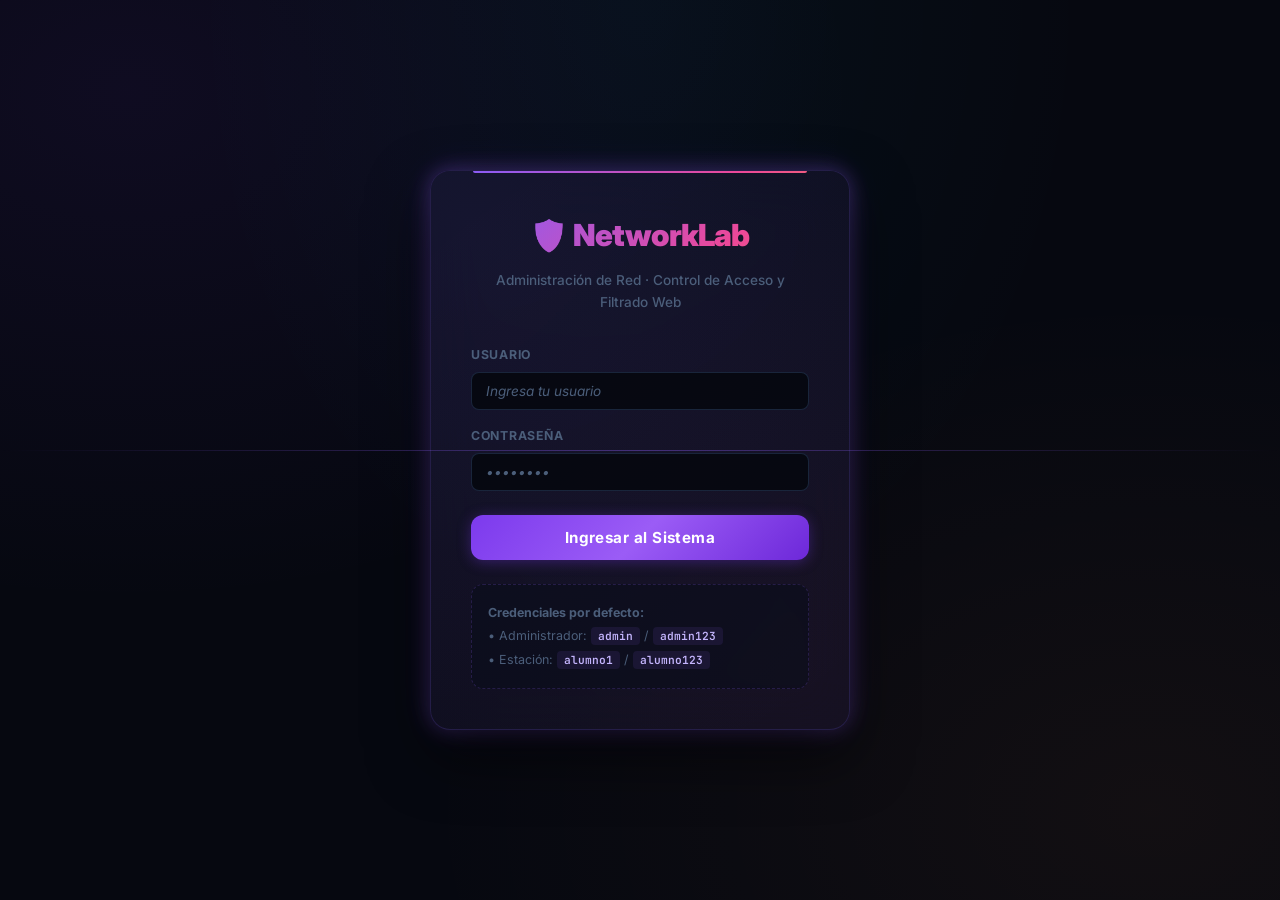
<file: frontend/index.html>
<!DOCTYPE html>
<html lang="es">

<head>
    <meta charset="UTF-8" />
    <meta name="viewport" content="width=device-width, initial-scale=1.0" />
    <title>NetworkLab — Panel de Administración</title>
    <link rel="icon" type="image/svg+xml" href="favicon.svg" />
    <link rel="alternate icon" href="favicon.ico" />
    <link rel="apple-touch-icon" href="favicon.png" />
    <link rel="stylesheet" href="css/style.css?v=7.0" />
    <!-- Chart.js local para funcionamiento 100% offline sin depender de internet -->
    <script src="js/chart.js"></script>
</head>

<body>
<div id="page-loader" class="page-loader">
    <div class="loader-brand">🛡️ NetworkLab</div>
    <div class="loader-dots">
      <span></span><span></span><span></span><span></span>
    </div>
    <div class="loader-bar-wrap"><div class="loader-bar"></div></div>
    <div class="loader-text">Iniciando sistema de red...</div>
</div>
<script>
  window.addEventListener("load", function() {
    setTimeout(function() {
      var l = document.getElementById("page-loader");
      if (l) { l.classList.add("hidden"); setTimeout(function(){ l.remove(); }, 600); }
    }, 800);
  });
</script>
    <!-- Encabezado con Menú Desplegable de Usuario y Opciones del Sistema -->
    <header class="app-header">
        <div class="header-left">
            <h1 class="header-brand">🛡️ NetworkLab</h1>
            <span class="subtitle">Consola de Red</span>
        </div>
        <div class="header-right">
            <!-- Estado de MikroTik -->
            <div id="mikrotik-status-badge" class="mikrotik-status-badge mikrotik-connecting" title="Comprobando enlace con el router MikroTik...">
                <span class="mikrotik-status-dot"></span>
                <span class="mikrotik-status-text" id="mikrotik-status-text">MikroTik: Verificando...</span>
            </div>

            <!-- Menú Desplegable de Usuario / Opciones (Modo Claro/Oscuro, Documentación, Logout) -->
            <div class="user-menu-dropdown-wrap" id="user-menu-wrap">
                <button id="btn-user-dropdown-toggle" class="btn-user-dropdown-toggle" type="button" aria-haspopup="true" aria-expanded="false" title="Menú de cuenta y configuración">
                    <span class="user-avatar-icon">👤</span>
                    <span class="user-name-text" id="admin-user-display">admin</span>
                    <span class="user-role-badge role-admin">ADMIN</span>
                    <span class="user-dropdown-arrow">▾</span>
                </button>
                <div class="user-dropdown-panel" id="user-dropdown-panel">
                    <div class="user-dropdown-header">
                        <span class="udh-name">Administrador del Laboratorio</span>
                        <span class="udh-role">Superusuario · Control Total</span>
                    </div>
                    <div class="user-dropdown-divider"></div>
                    <!-- Botón Modo Claro / Oscuro -->
                    <button id="btn-toggle-theme" type="button" class="user-dropdown-item" title="Cambiar a Modo Claro / Oscuro">
                        <span class="ud-icon" id="theme-toggle-icon">☀️</span>
                        <span class="ud-label" id="theme-toggle-text">Modo Claro</span>
                    </button>
                    <!-- Botón Documentación -->
                    <a href="doc.html" target="_blank" class="user-dropdown-item" title="Ver Documentación Técnica">
                        <span class="ud-icon">📖</span>
                        <span class="ud-label">Documentación Técnica</span>
                    </a>
                    <div class="user-dropdown-divider"></div>
                    <!-- Botón Cerrar Sesión -->
                    <button id="btn-logout" type="button" class="user-dropdown-item logout-item" title="Cerrar sesión">
                        <span class="ud-icon">🚪</span>
                        <span class="ud-label">Cerrar sesión</span>
                    </button>
                </div>
            </div>
        </div>
    </header>

    <!-- Barra de Navegación Compacta con Menú Hamburguesa de Módulos -->
    <div class="modules-compact-bar">
        <!-- Menú Hamburguesa / Dropdown de Módulos -->
        <div class="modules-menu-wrap" id="modules-menu-wrap">
            <button id="btn-modules-toggle" class="btn-modules-toggle" type="button" aria-haspopup="true" aria-expanded="false" title="Abrir catálogo de módulos del laboratorio">
                <span class="hamburger-icon">
                    <span></span><span></span><span></span>
                </span>
                <span class="btn-modules-title">Módulos</span>
                <span class="modules-count-badge">9</span>
                <span class="modules-arrow">▾</span>
            </button>

            <!-- Menú Desplegable con los 9 Módulos en Lista Organizada -->
            <div class="modules-dropdown-panel" id="modules-dropdown-panel">
                <div class="modules-panel-header">
                    <span>Módulos del Sistema</span>
                    <button type="button" id="btn-close-modules-menu" class="btn-close-modules" title="Cerrar menú">✕</button>
                </div>
                <nav class="modules-grid-list" id="main-tabs-nav" aria-label="Navegación de módulos">
                    <button class="tab-btn active" data-tab="tab-control" title="Monitor de dispositivos y control de sesiones">
                        <span class="tab-icon-badge">🖥️</span>
                        <div class="module-btn-info">
                            <span class="tab-label">Dispositivos y Sesiones</span>
                            <small class="tab-desc">Monitor en vivo, bloqueo y leases DHCP</small>
                        </div>
                    </button>
                    <button class="tab-btn" data-tab="tab-filtrado" title="Políticas de filtrado web y lista blanca de dominios">
                        <span class="tab-icon-badge">🛡️</span>
                        <div class="module-btn-info">
                            <span class="tab-label">Filtrado Web</span>
                            <small class="tab-desc">Políticas L7, listas blancas y bloqueos</small>
                        </div>
                    </button>
                    <button class="tab-btn" data-tab="tab-estadisticas" title="Estadísticas de consumo y métricas de red">
                        <span class="tab-icon-badge">📊</span>
                        <div class="module-btn-info">
                            <span class="tab-label">Estadísticas y Gráficos</span>
                            <small class="tab-desc">Telemetría de ancho de banda y tráfico</small>
                        </div>
                    </button>
                    <button class="tab-btn" data-tab="tab-actividad" id="btn-tab-actividad" title="Historial y consumo de aplicaciones en vivo">
                        <span class="tab-icon-badge">🎮</span>
                        <div class="module-btn-info">
                            <span class="tab-label">Historial de Actividad</span>
                            <small class="tab-desc">Conntrack y aplicaciones detectadas</small>
                        </div>
                    </button>
                    <button class="tab-btn" data-tab="tab-grupos" id="btn-tab-grupos" title="Mesas de trabajo y aislamiento de red">
                        <span class="tab-icon-badge">👥</span>
                        <div class="module-btn-info">
                            <span class="tab-label">Grupos y Aislamiento</span>
                            <small class="tab-desc">Mesas virtuales y mapa de red interactivo</small>
                        </div>
                    </button>
                    <button class="tab-btn" data-tab="tab-archivos" title="Distribución de archivos y guías de trabajo">
                        <span class="tab-icon-badge">📁</span>
                        <div class="module-btn-info">
                            <span class="tab-label">Gestión de Archivos</span>
                            <small class="tab-desc">Compartir PDFs, guías y recursos de clase</small>
                        </div>
                    </button>
                    <button class="tab-btn" data-tab="tab-mensajes" title="Canales de mensajería y avisos del laboratorio">
                        <span class="tab-icon-badge">💬</span>
                        <div class="module-btn-info">
                            <span class="tab-label">Mensajería</span>
                            <small class="tab-desc">Chat directo, broadcast y bandeja admin</small>
                        </div>
                    </button>
                    <button class="tab-btn" data-tab="tab-usuarios" title="Administración de cuentas y usuarios">
                        <span class="tab-icon-badge">👤</span>
                        <div class="module-btn-info">
                            <span class="tab-label">Gestión de Usuarios</span>
                            <small class="tab-desc">Cuentas, contraseñas y roles de acceso</small>
                        </div>
                    </button>
                    <button class="tab-btn" data-tab="tab-roles" title="Políticas de sesión y permisos por rol">
                        <span class="tab-icon-badge">⚙️</span>
                        <div class="module-btn-info">
                            <span class="tab-label">Permisos y Roles</span>
                            <small class="tab-desc">Límites de tiempo y permisos granulares</small>
                        </div>
                    </button>
                </nav>
            </div>
        </div>

        <!-- Indicador destacado del Módulo Activo en la barra -->
        <div class="current-module-display">
            <span class="cmd-icon" id="current-module-icon">🖥️</span>
            <div class="cmd-text">
                <span class="cmd-tag">Módulo Actual</span>
                <span class="cmd-title" id="current-module-title">Dispositivos y Sesiones</span>
            </div>
        </div>

        <!-- Selector desplegable compacto y accesible -->
        <div class="quick-select-compact-wrap">
            <select id="select-tab-nav" class="compact-tab-select" aria-label="Cambiar módulo rápidamente">
                <option value="tab-control">🖥️ Dispositivos y Sesiones</option>
                <option value="tab-filtrado">🛡️ Filtrado Web</option>
                <option value="tab-estadisticas">📊 Estadísticas y Gráficos</option>
                <option value="tab-actividad">🎮 Historial de Actividad</option>
                <option value="tab-grupos">👥 Grupos y Aislamiento</option>
                <option value="tab-archivos">📁 Archivos</option>
                <option value="tab-mensajes">💬 Mensajería</option>
                <option value="tab-usuarios">👤 Gestión de Usuarios</option>
                <option value="tab-roles">⚙️ Permisos y Roles</option>
            </select>
        </div>
    </div>

    <main>
        <!-- PESTAÑA 1: Dispositivos y Sesiones -->
        <div id="tab-control" class="tab-content active">
            <!-- Panel: Dispositivos -->
            <section class="panel">
                <div class="panel-header">
                    <h2>Dispositivos en Red</h2>
                    <div class="panel-actions">
                        <label class="label-tiempo-default">
                            <span>Tiempo def:</span>
                            <input type="number" id="input-tiempo-default" min="1" placeholder="Ilimitado (min)" class="input-tiempo input-tiempo-compact" />
                        </label>
                        <label class="label-tiempo-default">
                            <span>Velocidad def:</span>
                            <select id="select-velocidad-default" class="select-velocidad">
                                <option value="">Ilimitada</option>
                                <option value="2">2 Mbps</option>
                                <option value="5">5 Mbps</option>
                                <option value="10">10 Mbps</option>
                                <option value="20">20 Mbps</option>
                            </select>
                        </label>
                        <button id="btn-sync-devices" class="btn btn-primary">
                            <span class="btn-icon">🔄</span> Sincronizar dispositivos
                        </button>
                    </div>
                </div>

                <!-- Sub-pestañas de Filtrado de Dispositivos -->
                <div class="subtabs-bar">
                    <button class="subtab-btn active" data-subtab="online" id="btn-subtab-online">
                        🟢 Conectados Ahora <span class="subtab-counter" id="badge-count-online">0</span>
                    </button>
                    <button class="subtab-btn" data-subtab="pending" id="btn-subtab-pending">
                        ⏳ Pendientes <span class="subtab-counter" id="badge-count-pending">0</span>
                    </button>
                    <button class="subtab-btn" data-subtab="all" id="btn-subtab-all">
                        🖥️ Todos los Registrados <span class="subtab-counter" id="badge-count-all">0</span>
                    </button>
                    <button class="subtab-btn" data-subtab="history" id="btn-subtab-history">
                        📜 Historial de Sesiones
                    </button>
                    <button id="btn-purge-offline" class="btn btn-logout" style="margin-left: auto; padding: 6px 14px; font-size: 0.78rem; border-radius: var(--radius-sm);" title="Elimina de la base de datos los equipos que ya no están conectados">
                        🧹 Limpiar Inactivos
                    </button>
                </div>

                <!-- Tabla Principal de Dispositivos -->
                <div class="table-responsive" id="contenedor-dispositivos">
                    <table id="tabla-dispositivos">
                        <thead>
                            <tr>
                                <th>Presencia / Estado</th>
                                <th>Nombre</th>
                                <th>IP</th>
                                <th>MAC</th>
                                <th>Última Actividad</th>
                                <th>Tiempo / Velocidad / Acciones</th>
                            </tr>
                        </thead>
                        <tbody>
                            <!-- Se completa dinámicamente -->
                        </tbody>
                    </table>
                </div>
                <p id="mensaje-dispositivos" class="mensaje-vacio"></p>

                <!-- Tabla de Historial de Sesiones (visible al hacer clic en Historial) -->
                <div class="table-responsive" id="contenedor-historial" style="display: none;">
                    <table id="tabla-historial-sesiones">
                        <thead>
                            <tr>
                                <th>Equipo</th>
                                <th>IP</th>
                                <th>Inicio</th>
                                <th>Fin</th>
                                <th>Duración Total</th>
                                <th>Límite QoS</th>
                                <th>Estado</th>
                            </tr>
                        </thead>
                        <tbody>
                            <!-- Se completa dinámicamente -->
                        </tbody>
                    </table>
                </div>
                <p id="mensaje-historial" class="mensaje-vacio"></p>
            </section>

            <!-- Panel: Sesiones Activas -->
            <section class="panel">
                <div class="panel-header">
                    <h2>Sesiones Activas (Conectados Ahora)</h2>
                    <button id="btn-sync-sessions" class="btn btn-primary">
                        Sincronizar sesiones
                    </button>
                </div>
                <div class="table-responsive">
                    <table id="tabla-sesiones">
                        <thead>
                            <tr>
                                <th>Dispositivo</th>
                                <th>IP</th>
                                <th>Conectado Desde</th>
                                <th>Tiempo Restante</th>
                                <th>Velocidad (QoS)</th>
                                <th>Acciones</th>
                            </tr>
                        </thead>
                        <tbody>
                            <!-- Se completa dinámicamente -->
                        </tbody>
                    </table>
                </div>
                <p id="mensaje-sesiones" class="mensaje-vacio"></p>
            </section>
        </div>

        <!-- PESTAÑA 2: Filtrado Web (Modo Lista Blanca) -->
        <div id="tab-filtrado" class="tab-content">
            <section class="panel">
                <div class="panel-header" style="display: flex; justify-content: space-between; align-items: center; flex-wrap: wrap; gap: 10px;">
                    <div>
                        <h2>🛡️ Filtrado Web: Modo Lista Blanca (Solo Sitios Permitidos)</h2>
                        <p style="font-size: 0.85rem; color: var(--color-texto-suave); margin: 4px 0 0;">
                            Los alumnos solo pueden acceder a los sitios web autorizados en esta lista. Todo el resto de internet está bloqueado por defecto.
                        </p>
                    </div>
                    <span class="badge badge-whitelist-status" style="padding: 6px 14px; font-weight: 700; border-radius: 8px;">
                        🛡️ MODO LISTA BLANCA ACTIVO
                    </span>
                </div>
                <div class="filtro-formulario">
                    <div class="filtro-input-group">
                        <input 
                            type="text" 
                            id="input-dominio-bloquear" 
                            placeholder="Escribe el dominio permitido (ej: wikipedia.org, google.com, classroom.google.com)" 
                            class="input-dominio"
                        />
                        <select id="select-categoria-bloquear" class="select-categoria">
                            <option value="Educación / Estudio">Educación / Estudio</option>
                            <option value="Buscadores">Buscadores</option>
                            <option value="Herramientas">Herramientas</option>
                            <option value="Institucional">Institucional</option>
                            <option value="Documentación">Documentación</option>
                            <option value="General">General</option>
                        </select>
                        <select id="select-alcance-bloquear" class="select-categoria" style="min-width: 175px;">
                            <option value="todos">🌐 Toda la red de alumnos (Admin y Nivel 2 exentos)</option>
                            <option value="rol_nivel_1">👥 Solo Nivel 1 (Estándar / Alumnos)</option>
                            <option value="rol_nivel_2">👥 Solo Nivel 2 (Supervisión / Encargados)</option>
                            <option value="solo_seleccionados">🎯 Solo PCs seleccionadas...</option>
                            <option value="todos_excepto">🛡️ Toda la red excepto...</option>
                        </select>
                        <button id="btn-bloquear-dominio" class="btn btn-primary btn-permitir-dominio">
                            ➕ Permitir Dominio
                        </button>
                    </div>

                    <!-- Selector dinámico de computadoras para alcance específico -->
                    <div id="contenedor-seleccion-pcs" style="display: none; margin-top: 10px; margin-bottom: 12px; padding: 14px 16px; background: rgba(0, 240, 255, 0.04); border: 1px dashed rgba(0, 240, 255, 0.3); border-radius: 10px;">
                        <span id="label-seleccion-pcs" style="font-size: 0.85rem; font-weight: 600; color: #00F0FF; display: block; margin-bottom: 8px;">
                            Selecciona las computadoras afectadas:
                        </span>
                        <div id="lista-checkboxes-pcs" style="display: flex; flex-wrap: wrap; gap: 10px;">
                            <!-- Checkboxes generados dinámicamente -->
                        </div>
                    </div>

                    <div class="botones-rapidos-container">
                        <span class="label-rapido">Sitios educativos sugeridos:</span>
                        <button class="btn btn-quick-block" data-domain="google.com" data-cat="Buscadores">+ Google</button>
                        <button class="btn btn-quick-block" data-domain="wikipedia.org" data-cat="Educación / Estudio">+ Wikipedia</button>
                        <button class="btn btn-quick-block" data-domain="classroom.google.com" data-cat="Educación / Estudio">+ Classroom</button>
                        <button class="btn btn-quick-block" data-domain="youtube.com" data-cat="Educación / Estudio">+ YouTube</button>
                        <button class="btn btn-quick-block" data-domain="khanacademy.org" data-cat="Educación / Estudio">+ Khan Academy</button>
                        <button class="btn btn-quick-block" data-domain="github.com" data-cat="Herramientas">+ GitHub</button>
                        <button class="btn btn-quick-block" data-domain="python.org" data-cat="Educación / Estudio">+ Python.org</button>
                        <button class="btn btn-quick-block" data-domain="stackoverflow.com" data-cat="Herramientas">+ Stack Overflow</button>
                    </div>
                </div>
                <div class="table-responsive">
                    <table id="tabla-dominios">
                        <thead>
                            <tr>
                                <th>Dominio Autorizado (Lista Blanca)</th>
                                <th>Categoría</th>
                                <th>Alcance de Navegación</th>
                                <th>Fecha de Alta</th>
                                <th>Estado en MikroTik</th>
                                <th>Acciones</th>
                            </tr>
                        </thead>
                        <tbody>
                            <!-- Se completa dinámicamente -->
                        </tbody>
                    </table>
                </div>
                <p id="mensaje-dominios" class="mensaje-vacio"></p>
            </section>
        </div>

        <!-- PESTAÑA 3: Estadísticas y Gráficos -->
        <div id="tab-estadisticas" class="tab-content">
            <section class="panel">
                <div class="panel-header">
                    <h2>📊 Métricas Generales</h2>
                    <button id="btn-refrescar-stats" class="btn btn-primary">
                        Refrescar Estadísticas
                    </button>
                </div>

                <!-- Tarjetas KPI -->
                <div class="kpi-grid">
                    <div class="kpi-card">
                        <div class="kpi-icon">🖥️</div>
                        <div class="kpi-info">
                            <h3>Dispositivos</h3>
                            <div id="kpi-dispositivos" class="kpi-valor">0</div>
                            <small id="kpi-dispositivos-sub" style="color: var(--color-texto-suave)">0 aprobados</small>
                        </div>
                    </div>

                    <div class="kpi-card">
                        <div class="kpi-icon">⚡</div>
                        <div class="kpi-info">
                            <h3>Sesiones Activas</h3>
                            <div id="kpi-sesiones-activas" class="kpi-valor">0</div>
                            <small id="kpi-sesiones-sub" style="color: var(--color-texto-suave)">0 totales</small>
                        </div>
                    </div>

                    <div class="kpi-card">
                        <div class="kpi-icon">⏳</div>
                        <div class="kpi-info">
                            <h3>Tiempo Activo Real</h3>
                            <div id="kpi-horas" class="kpi-valor">0h</div>
                            <small id="kpi-horas-sub" style="color: var(--color-texto-suave)">Navegación efectiva (sin tiempo muerto)</small>
                        </div>
                    </div>

                    <div class="kpi-card">
                        <div class="kpi-icon">🛡️</div>
                        <div class="kpi-info">
                            <h3>Sitios en Lista Blanca</h3>
                            <div id="kpi-dominios" class="kpi-valor">0</div>
                            <small style="color: var(--color-texto-suave)">Autorizados en MikroTik</small>
                        </div>
                    </div>

                    <div class="kpi-card">
                        <div class="kpi-icon">🌐</div>
                        <div class="kpi-info">
                            <h3>Tiempo Activo MikroTik</h3>
                            <div id="kpi-mikrotik-uptime" class="kpi-valor" style="color: #00E5FF; font-family: var(--font-mono); font-size: 1.45rem;">--</div>
                            <small id="kpi-mikrotik-sub" style="color: var(--color-texto-suave)">Uptime RouterOS (RB750Gr3)</small>
                        </div>
                    </div>
                </div>

                <!-- Gráficos Interactivos -->
                <div class="charts-grid">
                    <div class="chart-card">
                        <div class="chart-header-actions">
                            <h3 style="margin: 0;">📈 Tiempo por Computadora</h3>
                            <div class="chart-toggle-group">
                                <button type="button" class="btn-chart-mode active" id="btn-chart-solo-activo">✨ Solo Activo Real</button>
                                <button type="button" class="btn-chart-mode" id="btn-chart-comparativo">📊 Comparativo (Activo vs Muerto)</button>
                            </div>
                        </div>
                        <div class="chart-container">
                            <canvas id="chart-consumo"></canvas>
                        </div>
                    </div>

                    <div class="chart-card">
                        <h3>🎯 Distribución de Dominios en Lista Blanca por Categoría</h3>
                        <div class="chart-container">
                            <canvas id="chart-categorias"></canvas>
                        </div>
                    </div>
                </div>

                <!-- Desglose Individual de Actividad y Consumo por Dispositivo -->
                <div class="panel-section" style="margin-top: 32px;">
                    <div style="display: flex; justify-content: space-between; align-items: center; margin-bottom: 16px; flex-wrap: wrap; gap: 12px;">
                        <div>
                            <h3 style="margin: 0; font-size: 1.15rem; color: var(--text-primary); display: flex; align-items: center; gap: 8px;">
                                <span>🖥️ Desglose Individual de Actividad por Dispositivo</span>
                                <span id="contador-dispositivos-stats" class="badge" style="background: rgba(0, 229, 255, 0.1); color: #00E5FF; border: 1px solid rgba(0, 229, 255, 0.3); font-size: 0.72rem;">0 equipos</span>
                            </h3>
                            <p style="margin: 4px 0 0; color: var(--color-texto-suave); font-size: 0.85rem;">
                                Información detallada equipo por equipo: tiempo productivo activo, tiempo inactivo descartado y porcentaje de trabajo.
                            </p>
                        </div>
                        <div style="display: flex; gap: 8px; align-items: center;">
                            <input type="text" id="filtro-stats-dispositivo" class="input-texto" placeholder="🔍 Filtrar por nombre, IP o MAC..." style="width: 250px; font-size: 0.82rem; padding: 7px 12px;" />
                        </div>
                    </div>

                    <!-- Cuadrícula de Tarjetas Individuales por Equipo -->
                    <div id="grid-stats-dispositivos" class="device-stats-grid">
                        <div style="grid-column: 1 / -1; text-align: center; color: var(--color-texto-suave); padding: 24px;">
                            Cargando estadísticas de equipos...
                        </div>
                    </div>

                    <!-- Tabla Resumen Individual Detallada -->
                    <div class="tabla-contenedor" style="margin-top: 20px;">
                        <table class="tabla" id="tabla-stats-individual">
                            <thead>
                                <tr>
                                    <th>Dispositivo / Equipo</th>
                                    <th>Dirección IP / MAC</th>
                                    <th>Rol Asignado</th>
                                    <th>Estado de Red</th>
                                    <th>🟢 Tiempo Activo Hoy</th>
                                    <th>📚 Acumulado Histórico</th>
                                    <th>💤 Pausas Hoy</th>
                                    <th>Efectividad Hoy</th>
                                    <th>Límite QoS</th>
                                </tr>
                            </thead>
                            <tbody id="tbody-stats-individual">
                                <tr>
                                    <td colspan="9" style="text-align: center; color: var(--color-texto-suave); padding: 20px;">
                                        Cargando detalle de consumo...
                                    </td>
                                </tr>
                            </tbody>
                        </table>
                    </div>
                </div>
            </section>
        </div>

        <!-- PESTAÑA: Historial de Actividad y Monitoreo de Aplicaciones -->
        <div id="tab-actividad" class="tab-content">
            <section class="panel">
                <div class="panel-header">
                    <div>
                        <h2>🎮 Monitoreo de Actividad y Aplicaciones en Vivo</h2>
                        <p style="font-size: 0.85rem; color: var(--color-texto-suave); margin-top: 4px;">
                            Inspección en tiempo real del uso de estaciones: juegos online (Dota 2, Steam), streaming de video, redes sociales y plataformas de estudio.
                        </p>
                    </div>
                    <div class="panel-actions">
                        <div class="search-box-activity">
                            <input type="text" id="input-buscar-actividad" placeholder="🔍 Buscar por nombre o IP..." class="input-tiempo" style="width: 220px;" />
                        </div>
                        <button id="btn-refresh-actividad" class="btn btn-primary">
                            <span class="btn-icon">🔄</span> Actualizar Actividad
                        </button>
                    </div>
                </div>

                <!-- Resumen de Métricas de Actividad -->
                <div class="activity-summary-kpis">
                    <div class="activity-kpi-card">
                        <span class="kpi-icon-circ" style="background: rgba(16, 185, 129, 0.15); color: #10b981;">💻</span>
                        <div>
                            <span class="activity-kpi-num" id="kpi-act-total-disp">0</span>
                            <span class="activity-kpi-label">Equipos Aprobados</span>
                        </div>
                    </div>
                    <div class="activity-kpi-card">
                        <span class="kpi-icon-circ" style="background: rgba(236, 72, 153, 0.15); color: #ec4899;">🎮</span>
                        <div>
                            <span class="activity-kpi-num" id="kpi-act-en-juegos">0</span>
                            <span class="activity-kpi-label">En Partida (Juegos)</span>
                        </div>
                    </div>
                    <div class="activity-kpi-card">
                        <span class="kpi-icon-circ" style="background: rgba(239, 68, 68, 0.15); color: #ef4444;">🎬</span>
                        <div>
                            <span class="activity-kpi-num" id="kpi-act-en-video">0</span>
                            <span class="activity-kpi-label">Streaming / Video</span>
                        </div>
                    </div>
                    <div class="activity-kpi-card">
                        <span class="kpi-icon-circ" style="background: rgba(14, 165, 233, 0.15); color: #0ea5e9;">📚</span>
                        <div>
                            <span class="activity-kpi-num" id="kpi-act-en-estudio">0</span>
                            <span class="activity-kpi-label">Estudio / Trabajo</span>
                        </div>
                    </div>
                </div>

                <!-- Grid de Tarjetas de Dispositivos con Iconos SVG -->
                <div id="grid-dispositivos-actividad" class="activity-grid">
                    <div class="activity-loading-placeholder">
                        <div class="spinner"></div>
                        <p>Cargando dispositivos e inspeccionando tráfico de red...</p>
                    </div>
                </div>
            </section>
        </div>

        <!-- PESTAÑA: Mesas de Trabajo y Aislamiento de Grupos -->
        <div id="tab-grupos" class="tab-content">
            <section class="panel">
                <div class="panel-header">
                    <div>
                        <h2>👥 Mesas de Trabajo y Aislamiento de Red</h2>
                        <p style="font-size: 0.85rem; color: var(--color-texto-suave); margin-top: 4px;">
                            Configura grupos aislados en la red. Cuando el aislamiento está activo, los puestos solo pueden comunicarse con los integrantes de su mesa.
                        </p>
                    </div>
                    <div class="panel-actions" style="display: flex; align-items: center; gap: 14px; flex-wrap: wrap;">
                        <!-- Interruptor Global de Aislamiento -->
                        <div class="isolation-toggle-wrapper">
                            <span class="isolation-toggle-label">Modo Grupos Aislados:</span>
                            <button type="button" id="btn-toggle-modo-aislamiento" class="btn-isolation-switch inactivo">
                                <span class="isolation-switch-knob"></span>
                                <span id="txt-modo-aislamiento" class="isolation-switch-text">DESACTIVADO (Red Abierta)</span>
                            </button>
                        </div>
                    </div>
                </div>

                <!-- LIENZO INTERACTIVO DE RED (Canvas / Grafo de Nodos) -->
                <div class="canvas-panel-card">
                    <div class="canvas-header-toolbar">
                        <div style="display: flex; align-items: center; gap: 10px; flex-wrap: wrap;">
                            <span style="font-weight: 700; font-size: 0.95rem; color: var(--color-texto);">🕸️ Mapa Visual de Estaciones Conectadas</span>
                            <span class="badge" id="badge-canvas-seleccionados" style="background: rgba(99, 102, 241, 0.15); color: #818cf8; border: 1px solid rgba(99, 102, 241, 0.3);">
                                0 seleccionados
                            </span>
                        </div>
                        <div style="display: flex; align-items: center; gap: 8px; flex-wrap: wrap;">
                            <button type="button" id="btn-crear-grupo-seleccion" class="btn btn-primary" style="display: inline-flex; align-items: center; gap: 6px;" disabled>
                                ✨ Formar Grupo con Seleccionados
                            </button>
                            <button type="button" id="btn-limpiar-seleccion-canvas" class="btn btn-secondary" style="display: inline-flex; align-items: center; gap: 6px;" title="Deseleccionar todos los equipos marcados">
                                🧹 Deseleccionar
                            </button>
                            <button type="button" id="btn-purga-offline-canvas" class="btn btn-secondary" style="display: inline-flex; align-items: center; gap: 6px;" title="Eliminar de la red y MikroTik los equipos que no estén conectados">
                                ⚡ Limpiar Desconectados
                            </button>
                            <button type="button" id="btn-recargar-canvas-grupos" class="btn btn-secondary" title="Actualizar mapa">
                                🔄
                            </button>
                        </div>
                    </div>

                    <!-- Contenedor del Lienzo con Canvas -->
                    <div class="canvas-viewport-wrapper" id="canvas-viewport-wrap">
                        <canvas id="canvas-grafo-grupos" width="1000" height="460"></canvas>
                        
                        <!-- Controles flotantes de navegación (Pan & Zoom) -->
                        <div class="canvas-nav-controls">
                            <button type="button" id="btn-canvas-zoom-in" class="canvas-nav-btn" title="Acercar mapa (Zoom In)">➕</button>
                            <button type="button" id="btn-canvas-zoom-out" class="canvas-nav-btn" title="Alejar mapa (Zoom Out)">➖</button>
                            <button type="button" id="btn-canvas-reset-view" class="canvas-nav-btn" title="Restablecer vista y centrar">🎯</button>
                            <button type="button" id="btn-canvas-expand-height" class="canvas-nav-btn" title="Expandir / Reducir altura del mapa">↕️</button>
                        </div>

                        <div class="canvas-instructions-overlay">
                            <span>💡 Arrastra el fondo para moverte • Rueda para zoom • Clic para seleccionar • Arrastra equipos para ordenarlos</span>
                        </div>
                    </div>
                </div>

                <!-- LISTADO DE GRUPOS CONFIGURADOS -->
                <div style="margin-top: 24px;">
                    <div style="display: flex; justify-content: space-between; align-items: center; margin-bottom: 14px; flex-wrap: wrap; gap: 10px;">
                        <h3 style="font-size: 1.05rem; margin: 0; font-weight: 700;">📋 Grupos y Mesas de Trabajo Configuradas</h3>
                        <button type="button" id="btn-abrir-crear-grupo-manual" class="btn btn-primary" style="font-size: 0.85rem;">
                            + Nuevo Grupo Manual
                        </button>
                    </div>

                    <div id="grid-tarjetas-grupos" class="groups-grid">
                        <div class="activity-loading-placeholder">
                            <div class="spinner"></div>
                            <p>Cargando grupos y mesas de trabajo...</p>
                        </div>
                    </div>
                </div>
            </section>
        </div>

        <!-- PESTAÑA 4: Gestión de Usuarios -->
        <div id="tab-usuarios" class="tab-content">
            <section class="panel">
                <div class="panel-header">
                    <h2>👥 Gestión de Cuentas de Acceso</h2>
                </div>

                <!-- Formulario de Creación de Usuario -->
                <div class="user-form-card">
                    <h3 style="margin: 0 0 14px; font-size: 0.95rem; font-weight: 700;">Registrar Nuevo Usuario</h3>
                    <form id="form-crear-usuario" class="user-form-grid">
                        <div class="form-group">
                            <label for="nuevo-usuario-nombre">Usuario *</label>
                            <input type="text" id="nuevo-usuario-nombre" class="input-texto" placeholder="ej: alumno2" required />
                        </div>
                        <div class="form-group">
                            <label for="nuevo-usuario-clave">Contraseña *</label>
                            <input type="password" id="nuevo-usuario-clave" class="input-texto" placeholder="••••••••" required />
                        </div>
                        <div class="form-group">
                            <label for="nuevo-usuario-completo">Nombre Completo</label>
                            <input type="text" id="nuevo-usuario-completo" class="input-texto" placeholder="ej: Juan Pérez (PC-02)" />
                        </div>
                        <div class="form-group">
                            <label for="nuevo-usuario-rol">Rol / Nivel</label>
                            <select id="nuevo-usuario-rol" class="select-rol">
                                <option value="nivel_1">Nivel 1 (Estándar / Operativo)</option>
                                <option value="nivel_2">Nivel 2 (Supervisión / Docentes)</option>
                                <option value="admin">Administrador (Pase Libre)</option>
                            </select>
                        </div>
                        <button type="submit" class="btn btn-primary">
                            + Crear Usuario
                        </button>
                    </form>
                </div>

                <div class="table-responsive">
                    <table id="tabla-usuarios">
                        <thead>
                            <tr>
                                <th>ID</th>
                                <th>Usuario</th>
                                <th>Nombre Completo</th>
                                <th>Rol</th>
                                <th>Fecha Registro</th>
                                <th>Acciones</th>
                            </tr>
                        </thead>
                        <tbody>
                            <!-- Se completa dinámicamente -->
                        </tbody>
                    </table>
                </div>
                <p id="mensaje-usuarios" class="mensaje-vacio"></p>
            </section>
        </div>

        <!-- PESTAÑA 5: Permisos y Roles (Control de Acceso Dinámico) -->
        <div id="tab-roles" class="tab-content">
            <section class="panel">
                <div class="panel-header">
                    <div>
                        <h2>⚙️ Configuración y Permisos de Roles</h2>
                        <p style="color: var(--color-texto-suave); font-size: 0.88rem; margin: 4px 0 0;">
                            Define las políticas de red por defecto para cada nivel. Al aprobar una estación de trabajo, heredará automáticamente estos valores o podrás personalizarla de forma individual.
                        </p>
                    </div>
                </div>

                <div class="roles-grid">
                    <!-- Tarjeta: Nivel 1 -->
                    <div class="role-card" id="card-rol-nivel1">
                        <div class="role-card-header">
                            <span class="user-role-badge role-nivel1" style="font-size: 0.85rem; padding: 4px 12px;">NIVEL 1</span>
                            <span class="role-card-scope">Estándar / Operativo</span>
                        </div>
                        <h3 class="role-card-heading" style="margin: 0; font-size: 1.15rem; color: var(--text-primary);">Alumnos / Trabajadores / Clientes</h3>
                        <p style="margin: 0; font-size: 0.85rem; color: var(--color-texto-suave); line-height: 1.5;">
                            Aplica para los puestos estándar del entorno. Diseñado para un uso controlado y seguro con filtrado y límite de sesión.
                        </p>

                        <form id="form-politica-nivel1" class="role-policy-form">
                            <div class="form-group">
                                <label for="pol-tiempo-nivel1">Tiempo por Defecto (Minutos)</label>
                                <input type="number" id="pol-tiempo-nivel1" min="0" max="1440" class="input-texto" placeholder="0 para ilimitado" required />
                                <small style="color: var(--color-texto-suave); font-size: 0.75rem;">Ej: 120 min. Ingresa 0 para navegación ilimitada.</small>
                            </div>

                            <div class="form-group">
                                <label for="pol-vel-nivel1">Velocidad QoS de Navegación</label>
                                <select id="pol-vel-nivel1" class="select-velocidad">
                                    <option value="0">⚡ Ilimitada</option>
                                    <option value="2">2 Mbps (Básico)</option>
                                    <option value="5">5 Mbps (Estándar)</option>
                                    <option value="10">10 Mbps (Recomendado)</option>
                                    <option value="20">20 Mbps (Rápido)</option>
                                    <option value="50">50 Mbps (Alto tráfico)</option>
                                </select>
                            </div>

                            <div class="role-toggle-group">
                                <label class="checkbox-label" style="display: flex; align-items: center; gap: 8px; cursor: pointer;">
                                    <input type="checkbox" id="pol-exento-nivel1" />
                                    <span style="font-size: 0.85rem;">Exento de Filtrado Web</span>
                                </label>
                                <small style="color: var(--color-texto-suave); font-size: 0.75rem; display: block; margin-top: 2px;">
                                    Si está desactivado, aplica la Lista Blanca web (solo sitios autorizados).
                                </small>
                            </div>

                            <div class="role-toggle-group">
                                <label class="checkbox-label" style="display: flex; align-items: center; gap: 8px; cursor: pointer;">
                                    <input type="checkbox" id="pol-reacceso-nivel1" checked />
                                    <span style="font-size: 0.85rem;">Permitir solicitar nueva sesión</span>
                                </label>
                                <small style="color: var(--color-texto-suave); font-size: 0.75rem; display: block; margin-top: 2px;">
                                    Muestra el botón en el portal para solicitar reactivación al expirar el tiempo.
                                </small>
                            </div>

                            <button type="submit" class="btn btn-primary" style="margin-top: 10px; width: 100%;">
                                💾 Guardar Política Nivel 1
                            </button>
                        </form>
                    </div>

                    <!-- Tarjeta: Nivel 2 -->
                    <div class="role-card" id="card-rol-nivel2">
                        <div class="role-card-header">
                            <span class="user-role-badge role-nivel2" style="font-size: 0.85rem; padding: 4px 12px;">NIVEL 2</span>
                            <span class="role-card-scope">Supervisión / Avanzado</span>
                        </div>
                        <h3 class="role-card-heading" style="margin: 0; font-size: 1.15rem; color: var(--text-primary);">Docentes / Jefes de Área / Encargados</h3>
                        <p style="margin: 0; font-size: 0.85rem; color: var(--color-texto-suave); line-height: 1.5;">
                            Aplica para profesores, facilitadores o encargados. Diseñado para conexión fluida y continua sin cortes imprevistos.
                        </p>

                        <form id="form-politica-nivel2" class="role-policy-form">
                            <div class="form-group">
                                <label for="pol-tiempo-nivel2">Tiempo por Defecto (Minutos)</label>
                                <input type="number" id="pol-tiempo-nivel2" min="0" max="1440" class="input-texto" placeholder="0 para ilimitado" required />
                                <small style="color: var(--color-texto-suave); font-size: 0.75rem;">0 = Sesión continua sin límite de tiempo.</small>
                            </div>

                            <div class="form-group">
                                <label for="pol-vel-nivel2">Velocidad QoS de Navegación</label>
                                <select id="pol-vel-nivel2" class="select-velocidad">
                                    <option value="0">⚡ Ilimitada (Sin restricción)</option>
                                    <option value="10">10 Mbps</option>
                                    <option value="20">20 Mbps</option>
                                    <option value="50">50 Mbps</option>
                                </select>
                            </div>

                            <div class="role-toggle-group">
                                <label class="checkbox-label" style="display: flex; align-items: center; gap: 8px; cursor: pointer;">
                                    <input type="checkbox" id="pol-exento-nivel2" checked />
                                    <span style="font-size: 0.85rem;">Exento de Filtrado Web</span>
                                </label>
                                <small style="color: var(--color-texto-suave); font-size: 0.75rem; display: block; margin-top: 2px;">
                                    Navega libre de restricciones web salvo que se aplique una regla explícita.
                                </small>
                            </div>

                            <div class="role-toggle-group">
                                <label class="checkbox-label" style="display: flex; align-items: center; gap: 8px; cursor: pointer;">
                                    <input type="checkbox" id="pol-reacceso-nivel2" checked />
                                    <span style="font-size: 0.85rem;">Permitir solicitar nueva sesión</span>
                                </label>
                                <small style="color: var(--color-texto-suave); font-size: 0.75rem; display: block; margin-top: 2px;">
                                    Habilitado por defecto para estaciones Nivel 2.
                                </small>
                            </div>

                            <button type="submit" class="btn btn-primary" style="margin-top: 10px; width: 100%;">
                                💾 Guardar Política Nivel 2
                            </button>
                        </form>
                    </div>

                    <!-- Tarjeta: Administrador (Pase Libre Inmutable) -->
                    <div class="role-card role-card-admin" id="card-rol-admin">
                        <div class="role-card-header">
                            <span class="user-role-badge role-admin" style="font-size: 0.85rem; padding: 4px 12px;">ADMIN</span>
                            <span class="role-card-scope" style="color: #FCD34D;">🛡️ Pase Libre Permanente</span>
                        </div>
                        <h3 class="role-admin-title" style="margin: 0; font-size: 1.15rem;">Estación del Administrador</h3>
                        <p style="margin: 0; font-size: 0.85rem; color: var(--color-texto-suave); line-height: 1.5;">
                            Tu equipo de control cuenta con inmunidad absoluta en la infraestructura de MikroTik. Ninguna política o bloqueo puede restringirte.
                        </p>

                        <div class="role-admin-box">
                            <div class="role-admin-item">
                                <span>⚡</span> <strong>Velocidad:</strong> 100% de la red sin cola Simple Queue.
                            </div>
                            <div class="role-admin-item">
                                <span>⏳</span> <strong>Tiempo de Conexión:</strong> Permanente y sin expiración.
                            </div>
                            <div class="role-admin-item">
                                <span>🌐</span> <strong>Filtrado Web:</strong> Bypass DNS directo a Google 8.8.8.8.
                            </div>
                            <div class="role-admin-item">
                                <span>🔒</span> <strong>Firewall MikroTik:</strong> Regla prioritaria ACCEPT incondicional.
                            </div>
                        </div>

                        <div class="role-admin-shield">
                            ✓ Blindaje de Pase Libre Activo en RouterOS
                        </div>
                    </div>
                </div>
            </section>
        </div>

        <!-- PESTAÑA 6: Materiales y Archivos Compartidos -->
        <div id="tab-archivos" class="tab-content">
            <section class="panel">
                <div class="panel-header">
                    <div>
                        <h2>📁 Materiales y Archivos del Laboratorio</h2>
                        <p style="color: var(--color-texto-suave); font-size: 0.88rem; margin: 4px 0 0;">
                            Sube guías prácticas, PDFs, software o archivos para la clase. Los puestos autorizados podrán descargarlos directamente desde su portal sin consumir internet externo.
                        </p>
                    </div>
                </div>

                <!-- Formulario de Subida -->
                <div class="user-form-card">
                    <h3 style="margin: 0 0 14px; font-size: 0.95rem; font-weight: 700; color: var(--text-primary);">
                        📤 Subir Nuevo Archivo para la Red
                    </h3>
                    <form id="form-subir-archivo" style="display: grid; grid-template-columns: repeat(auto-fit, minmax(200px, 1fr)); gap: 14px; align-items: flex-end;">
                        <div class="form-group" style="grid-column: span 2;">
                            <label for="input-archivo-file" style="display: block; margin-bottom: 6px; font-weight: 600; font-size: 0.82rem; text-transform: uppercase; letter-spacing: 0.05em; color: var(--text-muted);">
                                Seleccionar Archivo (PDF, ZIP, DOCX, TXT, etc.) *
                            </label>
                            <label class="upload-dropzone" for="input-archivo-file" id="dropzone-archivo">
                                <input type="file" id="input-archivo-file" required accept=".pdf,.zip,.docx,.txt,.png,.jpg,.jpeg,.xlsx,.pptx" />
                                <div class="upload-icon-box">
                                    <svg class="upload-svg-icon" viewBox="0 0 24 24" fill="none" stroke="currentColor" stroke-width="2" stroke-linecap="round" stroke-linejoin="round">
                                        <path d="M21 15v4a2 2 0 0 1-2 2H5a2 2 0 0 1-2-2v-4"></path>
                                        <polyline points="17 8 12 3 7 8"></polyline>
                                        <line x1="12" y1="3" x2="12" y2="15"></line>
                                    </svg>
                                </div>
                                <div class="upload-text-wrap">
                                    <div class="upload-headline">
                                        <span class="upload-btn-fake">
                                            <svg width="14" height="14" viewBox="0 0 24 24" fill="none" stroke="currentColor" stroke-width="2.5"><line x1="12" y1="5" x2="12" y2="19"></line><line x1="5" y1="12" x2="19" y2="12"></line></svg>
                                            Elegir Archivo
                                        </span>
                                        <span class="upload-label-main">o arrastra y suelta tu archivo aquí</span>
                                    </div>
                                    <span class="upload-label-sub">Soporta PDF, ZIP, DOCX, TXT, PNG, JPG • Límite máximo: 50 MB</span>
                                    <div class="upload-filename-row">
                                        <span class="upload-filename-status-icon">📎</span>
                                        <span class="upload-filename" id="upload-filename-display">Ningún archivo seleccionado</span>
                                    </div>
                                </div>
                            </label>
                        </div>
                        <div class="form-group">
                            <label for="input-archivo-desc">Descripción / Asignatura</label>
                            <input type="text" id="input-archivo-desc" class="input-texto" placeholder="ej: Guía Práctica 02 - Redes" />
                        </div>
                        <div class="form-group">
                            <label for="select-archivo-alcance">Destinatarios / Alcance</label>
                            <select id="select-archivo-alcance" class="select-rol">
                                <option value="todos">🌐 Toda la Red (Todos los niveles)</option>
                                <option value="nivel_1">👥 Solo Nivel 1 (Alumnos / Operativo)</option>
                                <option value="nivel_2">👥 Solo Nivel 2 (Docentes / Supervisión)</option>
                            </select>
                        </div>
                        <div>
                            <button type="submit" class="btn btn-primary btn-share-file" id="btn-submit-archivo" style="width: 100%;">
                                📤 Compartir en Red
                            </button>
                        </div>
                    </form>
                </div>

                <!-- Tabla de Archivos Compartidos -->
                <div class="table-responsive">
                    <table id="tabla-archivos">
                        <thead>
                            <tr>
                                <th>Nombre del Archivo</th>
                                <th>Descripción</th>
                                <th>Tamaño</th>
                                <th>Alcance</th>
                                <th>Fecha de Subida</th>
                                <th>Acciones</th>
                            </tr>
                        </thead>
                        <tbody>
                            <!-- Se completa dinámicamente -->
                        </tbody>
                    </table>
                </div>
                <p id="mensaje-archivos" class="mensaje-vacio"></p>
            </section>
        </div>

        <!-- PESTAÑA 7: Mensajería y Notificaciones en Red -->
        <div id="tab-mensajes" class="tab-content">
            <section class="panel">
                <div class="panel-header">
                    <div>
                        <h2>💬 Centro de Mensajería y Soporte</h2>
                        <p style="color: var(--color-texto-suave); font-size: 0.88rem; margin: 4px 0 0;">
                            Gestiona anuncios a toda la red y responde a las consultas y chats directos de las estaciones de trabajo.
                        </p>
                    </div>
                </div>

                <!-- Sub-pestañas: Comunicados Emitidos vs Bandeja de Estaciones -->
                <div class="activity-tabs-pills" style="margin-bottom: 20px;">
                    <button type="button" class="btn-act-tab active" id="btn-subtab-broadcast" data-subtab="broadcast">
                        📢 Comunicados a la Red
                    </button>
                    <button type="button" class="btn-act-tab" id="btn-subtab-inbox" data-subtab="inbox">
                        📥 Mensajes Recibidos de Alumnos / Estaciones
                        <span id="badge-inbox-contador" class="badge badge-online" style="margin-left: 6px; font-size: 0.72rem; display: none;">0</span>
                    </button>
                </div>

                <!-- SECCIÓN 1: Comunicados Emitidos (Broadcast) -->
                <div id="subseccion-mensajes-broadcast">

                <!-- Formulario de Emisión de Mensaje -->
                <div class="user-form-card">
                    <h3 style="margin: 0 0 14px; font-size: 0.95rem; font-weight: 700; color: var(--text-primary);">
                        📢 Emitir Nuevo Comunicado
                    </h3>
                    <form id="form-enviar-mensaje">
                        <div style="display: grid; grid-template-columns: repeat(auto-fit, minmax(220px, 1fr)); gap: 14px; margin-bottom: 14px;">
                            <div class="form-group">
                                <label for="input-mensaje-titulo">Título del Anuncio *</label>
                                <input type="text" id="input-mensaje-titulo" class="input-texto" placeholder="ej: Fin de la clase en 10 minutos" required />
                            </div>
                            <div class="form-group">
                                <label for="select-mensaje-tipo">Tipo de Prioridad</label>
                                <select id="select-mensaje-tipo" class="select-rol">
                                    <option value="info">ℹ️ Informativo (Azul / Normal)</option>
                                    <option value="aviso">⚠️ Aviso Importante (Ámbar / Recordatorio)</option>
                                    <option value="urgente">🚨 Alerta Urgente (Rojo / Atención inmediata)</option>
                                </select>
                            </div>
                            <div class="form-group">
                                <label for="select-mensaje-alcance">Destinatarios</label>
                                <select id="select-mensaje-alcance" class="select-rol">
                                    <option value="todos">🌐 Toda la Red (Todos los puestos)</option>
                                    <option value="nivel_1">👥 Solo Nivel 1 (Alumnos / Operativo)</option>
                                    <option value="nivel_2">👥 Solo Nivel 2 (Docentes / Encargados)</option>
                                    <option value="dispositivo">🎯 Estación puntual...</option>
                                </select>
                            </div>
                            <div class="form-group" id="grupo-mensaje-dispositivo" style="display: none;">
                                <label for="select-mensaje-dispositivo">Seleccionar Estación</label>
                                <select id="select-mensaje-dispositivo" class="select-rol">
                                    <!-- Se completa con PCs conectadas -->
                                </select>
                            </div>
                        </div>

                        <div class="form-group" style="margin-bottom: 14px;">
                            <label for="input-mensaje-contenido">Mensaje / Instrucciones *</label>
                            <textarea id="input-mensaje-contenido" class="input-texto" rows="3" placeholder="Escribe el mensaje que verán las estaciones en su portal..." required style="resize: vertical;"></textarea>
                        </div>

                        <button type="submit" class="btn btn-primary" style="display: inline-flex; align-items: center; gap: 8px;">
                            📢 Enviar Comunicado a la Red
                        </button>
                    </form>
                </div>

                <!-- Historial de Comunicados -->
                <div class="table-responsive">
                    <table id="tabla-mensajes">
                        <thead>
                            <tr>
                                <th>Fecha / Hora</th>
                                <th>Prioridad</th>
                                <th>Alcance</th>
                                <th>Título y Contenido</th>
                                <th>Estado</th>
                                <th>Confirmación de Lectura</th>
                                <th>Acción</th>
                            </tr>
                        </thead>
                        <tbody>
                            <!-- Se completa dinámicamente -->
                        </tbody>
                    </table>
                </div>
                <p id="mensaje-mensajes" class="mensaje-vacio"></p>
                </div>

                <!-- SECCIÓN 2: Bandeja de Mensajes y Consultas de Alumnos -->
                <div id="subseccion-mensajes-inbox" style="display: none;">
                    <div style="display: grid; grid-template-columns: minmax(280px, 340px) 1fr; gap: 18px; min-height: 480px;">
                        <!-- Lista de Estaciones / Conversaciones -->
                        <div style="background: var(--bg-surface); border: 1px solid var(--border-base); border-radius: 12px; display: flex; flex-direction: column; overflow: hidden;">
                            <div style="padding: 14px 16px; border-bottom: 1px solid var(--border-base); background: rgba(255,255,255,0.02); display: flex; justify-content: space-between; align-items: center;">
                                <strong style="font-size: 0.9rem;">📥 Estaciones en Espera</strong>
                                <button type="button" id="btn-refrescar-inbox" class="btn btn-secondary" style="padding: 4px 10px; font-size: 0.78rem;">🔄 Actualizar</button>
                            </div>
                            <div id="lista-conversaciones-inbox" style="flex: 1; overflow-y: auto; max-height: 520px; padding: 8px;">
                                <!-- Se llena dinámicamente -->
                                <p style="text-align: center; color: var(--text-muted); font-size: 0.85rem; padding: 20px;">Cargando mensajes de alumnos...</p>
                            </div>
                        </div>

                        <!-- Panel de Conversación Activa -->
                        <div style="background: var(--bg-surface); border: 1px solid var(--border-base); border-radius: 12px; display: flex; flex-direction: column; overflow: hidden;">
                            <div id="header-chat-admin" style="padding: 14px 18px; border-bottom: 1px solid var(--border-base); background: rgba(255,255,255,0.02); display: flex; align-items: center; justify-content: space-between;">
                                <div>
                                    <strong id="txt-inbox-estacion-titulo" style="font-size: 0.95rem;">Selecciona una conversación</strong>
                                    <span id="txt-inbox-estacion-ip" style="font-size: 0.8rem; color: var(--text-muted); margin-left: 8px; font-family: var(--font-mono);"></span>
                                </div>
                                <span id="badge-inbox-estacion-estado" class="badge badge-online" style="display: none;">🟢 En Línea</span>
                            </div>

                            <div id="caja-mensajes-inbox-chat" style="flex: 1; overflow-y: auto; padding: 18px; min-height: 340px; max-height: 420px; display: flex; flex-direction: column; gap: 12px;">
                                <div style="display: flex; flex-direction: column; align-items: center; justify-content: center; height: 100%; color: var(--text-muted); text-align: center; padding: 40px 20px;">
                                    <span style="font-size: 2.2rem; margin-bottom: 10px;">💬</span>
                                    <p style="margin: 0; font-size: 0.9rem;">Elige una estación en la lista de la izquierda para leer sus mensajes y responderle directamente.</p>
                                </div>
                            </div>

                            <form id="form-responder-inbox-admin" style="padding: 14px 18px; border-top: 1px solid var(--border-base); background: rgba(255,255,255,0.01); display: flex; gap: 10px; align-items: center;">
                                <input type="text" id="input-respuesta-admin" class="input-texto" placeholder="Escribe una respuesta para esta estación..." style="flex: 1;" disabled autocomplete="off" />
                                <button type="submit" id="btn-enviar-respuesta-admin" class="btn btn-primary" style="padding: 9px 18px;" disabled>
                                    🚀 Enviar
                                </button>
                            </form>
                        </div>
                    </div>
                </div>
            </section>
        </div>
    </main>

    <!-- Modal de Configuración / Edición de Dispositivo -->
    <div id="modal-config-dispositivo" class="modal-backdrop" style="display: none;">
        <div class="modal-card">
            <div class="modal-header">
                <h3 id="modal-config-titulo">⚙️ Configurar Dispositivo</h3>
                <button type="button" class="btn-cerrar-modal" id="btn-cerrar-modal-config">&times;</button>
            </div>
            <div class="modal-body">
                <div class="modal-info-dispositivo" id="modal-info-tags"></div>
                <form id="form-config-dispositivo">
                    <input type="hidden" id="modal-config-dev-id" />
                    <div class="form-group">
                        <label for="modal-config-nombre">Nombre / Identificador de la PC</label>
                        <input type="text" id="modal-config-nombre" class="input-texto" placeholder="ej: DESKTOP-01 (Mesa 3)" />
                    </div>
                    <div class="form-group">
                        <label for="modal-config-rol">Nivel de Acceso / Rol del Equipo</label>
                        <select id="modal-config-rol" class="select-velocidad" style="width: 100%;">
                            <option value="nivel_1">Nivel 1 (Estándar: Alumnos / Trabajadores / Clientes)</option>
                            <option value="nivel_2">Nivel 2 (Supervisión: Docentes / Encargados de Área)</option>
                        </select>
                        <small style="color: var(--color-texto-suave); font-size: 0.78rem;">Al cambiar el nivel se sugieren automáticamente tiempo y velocidad recomendados.</small>
                    </div>
                    <div class="form-group">
                        <label for="modal-config-tiempo">Tiempo Límite de Sesión (Minutos)</label>
                        <input type="number" min="1" id="modal-config-tiempo" class="input-texto" placeholder="Dejar vacío para Ilimitado" />
                        <small style="color: var(--color-texto-suave); font-size: 0.78rem;">Dejá en blanco si querés sesión sin límite de tiempo (Ilimitado ∞).</small>
                    </div>
                    <div class="form-group">
                        <label for="modal-config-velocidad">Límite de Ancho de Banda (QoS MikroTik)</label>
                        <select id="modal-config-velocidad" class="select-velocidad" style="width: 100%;">
                            <option value="">Velocidad Ilimitada</option>
                            <option value="2">2 Mbps (Básico)</option>
                            <option value="5">5 Mbps (Estándar)</option>
                            <option value="10">10 Mbps (Rápido)</option>
                            <option value="20">20 Mbps (Alto)</option>
                        </select>
                    </div>
                    <div class="form-group">
                        <label for="modal-config-filtro">Políticas de Filtrado Web</label>
                        <select id="modal-config-filtro" class="select-velocidad" style="width: 100%;">
                            <option value="false">🛡️ Filtrado Activo (Bloquear sitios restringidos)</option>
                            <option value="true">🔓 Exento del Filtro (Pase Libre - Navegación total)</option>
                        </select>
                        <small style="color: var(--color-texto-suave); font-size: 0.78rem;">Si está exento, esta PC podrá acceder a YouTube y sitios bloqueados.</small>
                    </div>
                    <div class="modal-actions">
                        <button type="button" class="btn btn-logout" id="btn-cancelar-modal-config">Cancelar</button>
                        <button type="submit" class="btn btn-primary" id="btn-guardar-modal-config">Guardar Cambios</button>
                    </div>
                </form>
            </div>
        </div>
    </div>

    <!-- Modal: Editar Dominio de Lista Blanca y Alcance de Navegación -->
    <div id="modal-editar-dominio" class="modal-backdrop" style="display: none;">
        <div class="modal-card">
            <div class="modal-header">
                <h3>✏️ Editar Dominio en Lista Blanca</h3>
                <button type="button" class="btn-cerrar-modal" id="btn-cerrar-modal-editar-dominio">&times;</button>
            </div>
            <div class="modal-body">
                <form id="form-editar-dominio">
                    <input type="hidden" id="edit-dominio-id" />
                    
                    <div class="form-group">
                        <label for="edit-dominio-nombre">Dominio Autorizado</label>
                        <input type="text" id="edit-dominio-nombre" class="input-texto" readonly style="background: rgba(255, 255, 255, 0.05); font-weight: 700; color: #00E5FF;" />
                    </div>

                    <div class="form-group">
                        <label for="edit-dominio-categoria">Categoría</label>
                        <select id="edit-dominio-categoria" class="select-velocidad" style="width: 100%;">
                            <option value="Educación / Estudio">Educación / Estudio</option>
                            <option value="Buscadores">Buscadores</option>
                            <option value="Herramientas">Herramientas</option>
                            <option value="Institucional">Institucional</option>
                            <option value="Documentación">Documentación</option>
                            <option value="General">General</option>
                        </select>
                    </div>

                    <div class="form-group">
                        <label for="edit-dominio-alcance">Alcance de Navegación</label>
                        <select id="edit-dominio-alcance" class="select-velocidad" style="width: 100%;">
                            <option value="todos">🌐 Toda la red de alumnos (Admin y Nivel 2 exentos)</option>
                            <option value="rol_nivel_1">👥 Solo Alumnos (Nivel 1)</option>
                            <option value="rol_nivel_2">👨‍🏫 Solo Docentes (Nivel 2)</option>
                            <option value="solo_seleccionados">🎯 Solo PCs específicas seleccionadas</option>
                            <option value="todos_excepto">🛡️ Toda la red excepto PCs seleccionadas</option>
                        </select>
                        <small style="color: var(--color-texto-suave); font-size: 0.78rem;">Define qué computadoras o niveles tienen permiso para navegar en este dominio.</small>
                    </div>

                    <!-- Contenedor dinámico de checkboxes para PCs específicas -->
                    <div id="edit-contenedor-pcs" style="display: none; margin-top: 10px; padding: 12px; background: rgba(0, 0, 0, 0.25); border-radius: 8px; border: 1px solid rgba(255, 255, 255, 0.08);">
                        <span style="font-size: 0.8rem; font-weight: 600; color: #CBD5E1; display: block; margin-bottom: 8px;">
                            Selecciona las computadoras afectadas:
                        </span>
                        <div id="edit-lista-checkboxes-pcs" style="display: flex; flex-wrap: wrap; gap: 10px;">
                            <!-- Checkboxes generados dinámicamente -->
                        </div>
                    </div>

                    <div class="modal-actions" style="margin-top: 20px;">
                        <button type="button" class="btn btn-logout" id="btn-cancelar-modal-editar-dominio">Cancelar</button>
                        <button type="submit" class="btn btn-primary" id="btn-guardar-modal-editar-dominio">💾 Guardar Cambios</button>
                    </div>
                </form>
            </div>
        </div>
    </div>

    <!-- MODAL DETALLE DE ACTIVIDAD Y APLICACIONES -->
    <div id="modal-detalle-actividad" class="modal-backdrop" style="display: none;">
        <div class="modal-card modal-card-large">
            <div class="modal-header">
                <div class="modal-device-title-wrap">
                    <div id="modal-act-icono" class="modal-device-icon-svg"></div>
                    <div>
                        <div style="display: flex; align-items: center; gap: 10px; flex-wrap: wrap;">
                            <h3 id="modal-act-nombre">DESKTOP-DJ1BCQP</h3>
                            <span id="modal-act-badge-estado" class="badge badge-online">🟢 En Línea</span>
                            <span id="modal-act-badge-rol" class="user-role-badge role-nivel1">NIVEL 1</span>
                        </div>
                        <div style="display: flex; align-items: center; gap: 12px; margin-top: 4px; font-size: 0.82rem; color: var(--color-texto-suave); flex-wrap: wrap;">
                            <span id="modal-act-ip" class="td-mono">192.168.88.251</span>
                            <span>•</span>
                            <span id="modal-act-mac" class="td-mono">18:C0:4D:92:8C:8E</span>
                            <span>•</span>
                            <span id="modal-act-tipo-texto">Computadora PC</span>
                        </div>
                    </div>
                </div>
                <button type="button" class="btn-cerrar-modal modal-close-destacado" id="btn-cerrar-modal-actividad" title="Cerrar ventana (Esc)">✕</button>
            </div>

            <div class="modal-body">
                <!-- Selector de Período (Hoy, Últimos 7 Días, Histórico Total) -->
                <div class="activity-period-selector-wrap">
                    <span style="font-size: 0.85rem; font-weight: 600; color: var(--color-texto);">Período de Análisis:</span>
                    <div class="period-pills-group">
                        <button type="button" class="btn-period-pill active" data-periodo="hoy">📅 Hoy (Día Actual)</button>
                        <button type="button" class="btn-period-pill" data-periodo="semana">📆 Últimos 7 Días</button>
                        <button type="button" class="btn-period-pill" data-periodo="historico">📊 Histórico Total</button>
                    </div>
                </div>

                <!-- Resumen de Métricas Clave -->
                <div class="activity-modal-stats-grid">
                    <div class="act-stat-box">
                        <span class="act-stat-lbl">⏱️ Tiempo Activo</span>
                        <span class="act-stat-val" id="modal-act-tiempo-total">0h 00m</span>
                        <span class="act-stat-sub" id="modal-act-tiempo-sub">Total registrado</span>
                    </div>
                    <div class="act-stat-box">
                        <span class="act-stat-lbl">📥 Tráfico Descarga</span>
                        <span class="act-stat-val" id="modal-act-descarga-total">0 MB</span>
                        <span class="act-stat-sub">Datos entrantes</span>
                    </div>
                    <div class="act-stat-box">
                        <span class="act-stat-lbl">📤 Tráfico Subida</span>
                        <span class="act-stat-val" id="modal-act-subida-total">0 MB</span>
                        <span class="act-stat-sub">Datos salientes</span>
                    </div>
                    <div class="act-stat-box">
                        <span class="act-stat-lbl">⚡ Estado Actual</span>
                        <span class="act-stat-val" id="modal-act-estado-vivo" style="font-size: 1.05rem; color: #ec4899;">Inactivo</span>
                        <span class="act-stat-sub">En tiempo real</span>
                    </div>
                </div>

                <!-- Contenedor de 2 Columnas: Desglose por Categoría y Gráfico de Distribución -->
                <div class="activity-modal-columns">
                    <!-- Columna Izquierda: Desglose de Categorías -->
                    <div class="activity-breakdown-col">
                        <div class="activity-breakdown-header-tabs">
                            <div class="activity-tabs-pills">
                                <button type="button" class="btn-act-tab active" id="tab-act-apps" data-tab="apps">
                                    📱 Aplicaciones y Sitios Web (<span id="modal-act-count-apps">0</span>)
                                </button>
                                <button type="button" class="btn-act-tab" id="tab-act-cats" data-tab="categorias">
                                    📊 Categorías Resumen
                                </button>
                            </div>
                            <span style="font-size: 0.76rem; color: var(--color-texto-suave); font-weight: 500;">En tiempo real</span>
                        </div>
                        <div id="modal-act-categorias-lista" class="activity-categories-list">
                            <!-- Se inyecta dinámicamente -->
                        </div>
                    </div>

                    <!-- Columna Derecha: Gráfico Dona de Distribución -->
                    <div class="activity-chart-col">
                        <h4 style="font-size: 0.95rem; margin-bottom: 12px;">Distribución del Tiempo</h4>
                        <div class="activity-chart-container">
                            <canvas id="chart-actividad-dona" width="220" height="220"></canvas>
                        </div>
                        <div id="modal-act-chart-legend" class="activity-chart-legend"></div>
                    </div>
                </div>
            </div>

            <div class="modal-actions" style="margin-top: 0; display: flex; justify-content: space-between; align-items: center; flex-wrap: wrap; gap: 10px;">
                <span style="font-size: 0.78rem; color: var(--color-texto-suave);">
                    💡 Detecta Dota 2/Steam por puertos UDP 27000-27050, Streaming por TLS/Video y plataformas educativas.
                </span>
                <button type="button" class="btn btn-cerrar-modal-footer-destacado" id="btn-cerrar-modal-act-footer">✕ Cerrar Ventana</button>
            </div>
        </div>
    </div>

    <!-- MODAL CREAR / EDITAR GRUPO DE TRABAJO AISLADO -->
    <div id="modal-crear-editar-grupo" class="modal-backdrop" style="display: none;">
        <div class="modal-card modal-card-large">
            <div class="modal-header">
                <div style="display: flex; align-items: center; gap: 12px;">
                    <span style="font-size: 1.5rem;">👥</span>
                    <div>
                        <h3 id="modal-grupo-titulo" style="margin: 0; font-size: 1.15rem;">Configurar Mesa de Trabajo / Grupo</h3>
                        <span style="font-size: 0.8rem; color: var(--color-texto-suave);">Define integrantes, líder y permisos de comunicación</span>
                    </div>
                </div>
                <button type="button" class="btn-cerrar-modal modal-close-destacado" id="btn-cerrar-modal-grupo" title="Cerrar modal (Esc)">✕</button>
            </div>

            <form id="form-crear-editar-grupo">
                <div class="modal-body">
                    <input type="hidden" id="modal-grupo-id-edit" value="" />

                    <!-- Nombre del Grupo y Color -->
                    <div style="display: grid; grid-template-columns: 2fr 1fr; gap: 14px;">
                        <div class="form-group">
                            <label for="modal-grupo-nombre">Nombre de la Mesa / Grupo *</label>
                            <input type="text" id="modal-grupo-nombre" class="input-texto" placeholder="ej: Mesa 1 — Redes y Seguridad" required />
                        </div>
                        <div class="form-group">
                            <label for="modal-grupo-color">Color Temático</label>
                            <select id="modal-grupo-color" class="select-rol">
                                <option value="#6366f1">🟣 Violeta Índigo</option>
                                <option value="#00E5FF">🔵 Cian Eléctrico</option>
                                <option value="#10b981">🟢 Verde Esmeralda</option>
                                <option value="#f59e0b">🟡 Ámbar Dorado</option>
                                <option value="#ec4899">🌸 Rosa Fucsia</option>
                                <option value="#ef4444">🔴 Carmesí</option>
                            </select>
                        </div>
                    </div>

                    <!-- Selección de Integrantes -->
                    <div class="form-group">
                        <label style="display: flex; justify-content: space-between; align-items: center;">
                            <span>Integrantes del Grupo (Selecciona los puestos de trabajo) *</span>
                            <span id="txt-conteo-dispositivos-modal" style="font-size: 0.78rem; color: var(--color-texto-suave);">0 seleccionados</span>
                        </label>
                        <div id="modal-lista-dispositivos-checkboxes" class="modal-device-selector-list">
                            <!-- Inyectado dinámicamente -->
                        </div>
                    </div>

                    <!-- Asignación de Líder del Grupo -->
                    <div class="form-group" style="background: rgba(99, 102, 241, 0.08); padding: 12px 14px; border-radius: 10px; border: 1px solid rgba(99, 102, 241, 0.2);">
                        <label for="modal-grupo-lider" style="font-weight: 700; color: #a5b4fc; display: flex; align-items: center; gap: 6px;">
                            <span>👑 Líder del Grupo (Puesto de Trabajo Encargado)</span>
                        </label>
                        <select id="modal-grupo-lider" class="select-rol" style="margin-top: 6px; width: 100%;">
                            <option value="">Selecciona un integrante para que sea el líder...</option>
                        </select>
                        <small style="display: block; margin-top: 6px; font-size: 0.76rem; color: var(--color-texto-suave);">
                            El líder tiene la corona y facultades especiales para coordinar a sus compañeros.
                        </small>
                    </div>

                    <!-- Permisos Especiales del Líder -->
                    <div style="display: flex; flex-direction: column; gap: 10px; padding: 10px 14px; background: var(--bg-secondary); border-radius: 10px; border: 1px solid var(--border-color);">
                        <strong style="font-size: 0.82rem; color: var(--color-texto);">Permisos y Facultades del Líder:</strong>
                        <label style="display: flex; align-items: center; gap: 10px; font-size: 0.85rem; cursor: pointer;">
                            <input type="checkbox" id="modal-check-archivos-lider" checked />
                            <span>📁 <strong>Permitir al Líder compartir archivos</strong> con sus compañeros del grupo.</span>
                        </label>
                        <label style="display: flex; align-items: center; gap: 10px; font-size: 0.85rem; cursor: pointer;">
                            <input type="checkbox" id="modal-check-chat-admin" checked />
                            <span>🛡️ <strong>Permitir al Líder comunicarse directamente</strong> con el Administrador / Docente.</span>
                        </label>
                    </div>
                </div>

                <div class="modal-actions" style="margin-top: 0; display: flex; justify-content: flex-end; align-items: center; gap: 10px;">
                    <button type="button" class="btn btn-secondary" id="btn-cancelar-modal-grupo">Cancelar</button>
                    <button type="submit" class="btn btn-primary" id="btn-guardar-modal-grupo">Guardar Grupo</button>
                </div>
            </form>
        </div>
    </div>

    <!-- MODAL VISOR INTERACTIVO DE ARCHIVOS (PDFs, IMÁGENES, TEXTO) -->
    <div id="modal-visor-archivo" class="modal-visor-backdrop">
        <div class="modal-visor-card">
            <div class="visor-header">
                <div class="visor-title-wrap">
                    <span id="visor-icono" class="visor-icon">📄</span>
                    <div>
                        <h3 id="visor-nombre" class="visor-filename">archivo</h3>
                        <span id="visor-meta" class="visor-meta">0 KB • Recurso</span>
                    </div>
                </div>
                <button id="btn-cerrar-visor" type="button" class="visor-close-btn" title="Cerrar">&times;</button>
            </div>
            <div id="visor-body" class="visor-body">
                <!-- Se inyecta la vista previa -->
            </div>
            <div class="visor-footer">
                <span id="visor-info-footer" style="font-size: 0.82rem; color: var(--color-texto-suave);">Visualizador seguro de recursos de NetworkLab</span>
                <div style="display: flex; gap: 10px;">
                    <a id="visor-btn-descargar" href="#" class="btn" style="background: linear-gradient(135deg, #0284C7, #00E5FF); color: #0B0F19; font-weight: 700; padding: 8px 18px; border-radius: 8px; text-decoration: none; display: inline-flex; align-items: center; gap: 6px;">
                        ⬇️ Descargar
                    </a>
                    <button id="btn-cerrar-visor-2" type="button" class="btn" style="background: rgba(255,255,255,0.08); color: #f1f5f9; padding: 8px 16px; border-radius: 8px; border: 1px solid rgba(255,255,255,0.15); cursor: pointer;">
                        Cerrar
                    </button>
                </div>
            </div>
        </div>
    </div>

    <footer>
        <span id="estado-conexion">Conectado al backend</span>
    </footer>

    <!-- Canvas de red animado en el fondo -->
    <canvas id="network-canvas" aria-hidden="true"></canvas>

    <script src="js/pdf.min.js"></script>
    <script src="js/app.js?v=7.1"></script>
    <script>
    // ── NetworkCanvas: malla de nodos de red animada en el fondo ──
    (function() {
        const canvas = document.getElementById('network-canvas');
        if (!canvas) return;
        const ctx = canvas.getContext('2d');
        let W, H, nodes = [], animFrame;

        const COLORS = ['rgba(139,92,246,', 'rgba(236,72,153,', 'rgba(251,146,60,', 'rgba(0,217,255,'];
        const NODE_COUNT = 55;
        const CONNECT_DIST = 160;
        const NODE_SPEED = 0.25;

        function resize() {
            W = canvas.width  = window.innerWidth;
            H = canvas.height = window.innerHeight;
        }

        function randomNode() {
            const c = COLORS[Math.floor(Math.random() * COLORS.length)];
            return {
                x: Math.random() * W,
                y: Math.random() * H,
                vx: (Math.random() - 0.5) * NODE_SPEED,
                vy: (Math.random() - 0.5) * NODE_SPEED,
                r: 1.5 + Math.random() * 2,
                color: c,
                pulse: Math.random() * Math.PI * 2,
                pulseSpeed: 0.02 + Math.random() * 0.02
            };
        }

        function init() {
            resize();
            nodes = Array.from({ length: NODE_COUNT }, randomNode);
        }

        function draw() {
            ctx.clearRect(0, 0, W, H);

            // Conexiones entre nodos cercanos
            for (let i = 0; i < nodes.length; i++) {
                for (let j = i + 1; j < nodes.length; j++) {
                    const dx = nodes[i].x - nodes[j].x;
                    const dy = nodes[i].y - nodes[j].y;
                    const dist = Math.sqrt(dx*dx + dy*dy);
                    if (dist < CONNECT_DIST) {
                        const alpha = (1 - dist / CONNECT_DIST) * 0.35;
                        ctx.beginPath();
                        ctx.moveTo(nodes[i].x, nodes[i].y);
                        ctx.lineTo(nodes[j].x, nodes[j].y);
                        ctx.strokeStyle = nodes[i].color + alpha + ')';
                        ctx.lineWidth = 0.8;
                        ctx.stroke();
                    }
                }
            }

            // Nodos
            nodes.forEach(n => {
                n.pulse += n.pulseSpeed;
                const pulseFactor = 0.5 + 0.5 * Math.sin(n.pulse);
                const r = n.r * (0.85 + 0.35 * pulseFactor);
                const alpha = 0.4 + 0.5 * pulseFactor;

                ctx.beginPath();
                ctx.arc(n.x, n.y, r, 0, Math.PI * 2);
                ctx.fillStyle = n.color + alpha + ')';
                ctx.fill();

                // Halo sutil
                ctx.beginPath();
                ctx.arc(n.x, n.y, r * 2.5, 0, Math.PI * 2);
                ctx.fillStyle = n.color + (alpha * 0.12) + ')';
                ctx.fill();

                // Movimiento
                n.x += n.vx;
                n.y += n.vy;
                if (n.x < -20 || n.x > W + 20) n.vx *= -1;
                if (n.y < -20 || n.y > H + 20) n.vy *= -1;
            });

            animFrame = requestAnimationFrame(draw);
        }

        init();
        draw();
        window.addEventListener('resize', () => { resize(); });

        // Pausa cuando no es visible (ahorro de rendimiento)
        document.addEventListener('visibilitychange', () => {
            if (document.hidden) { cancelAnimationFrame(animFrame); }
            else { draw(); }
        });
    })();
    </script>
</body>

</html>
</file>
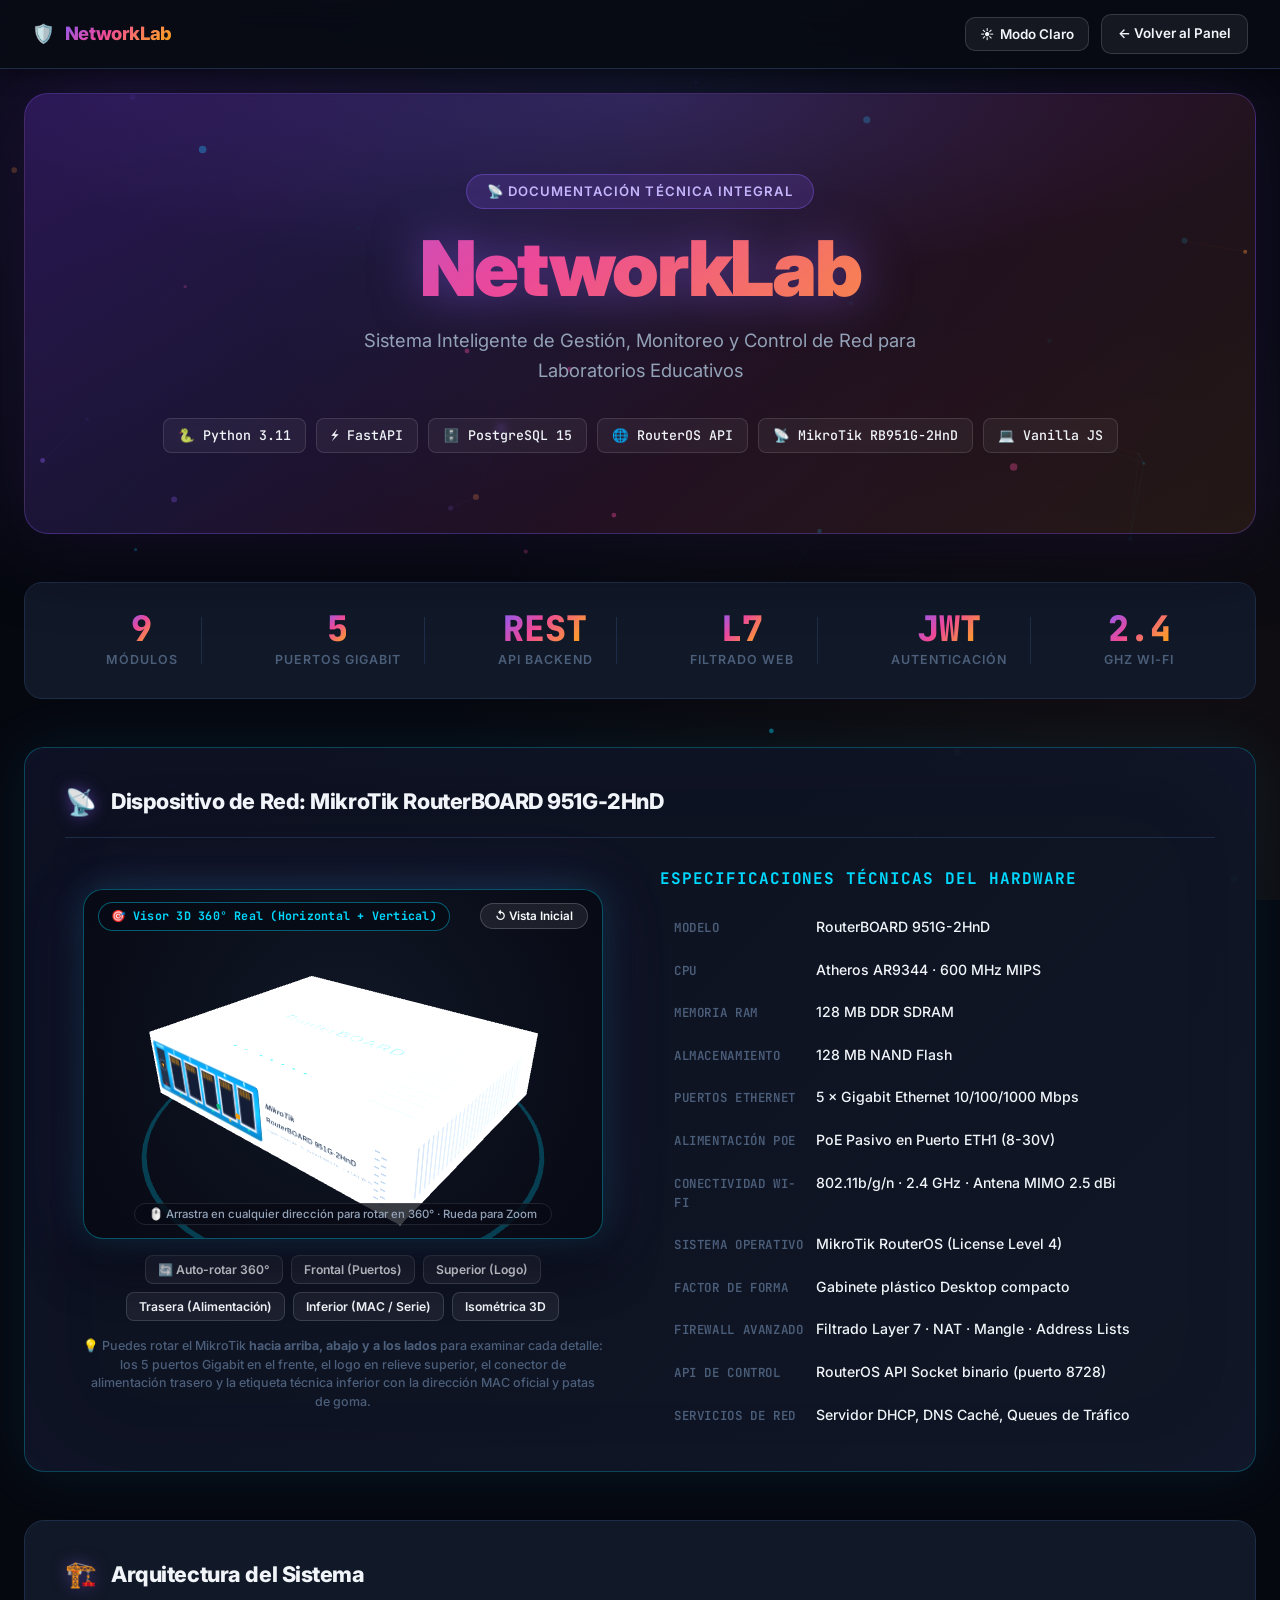
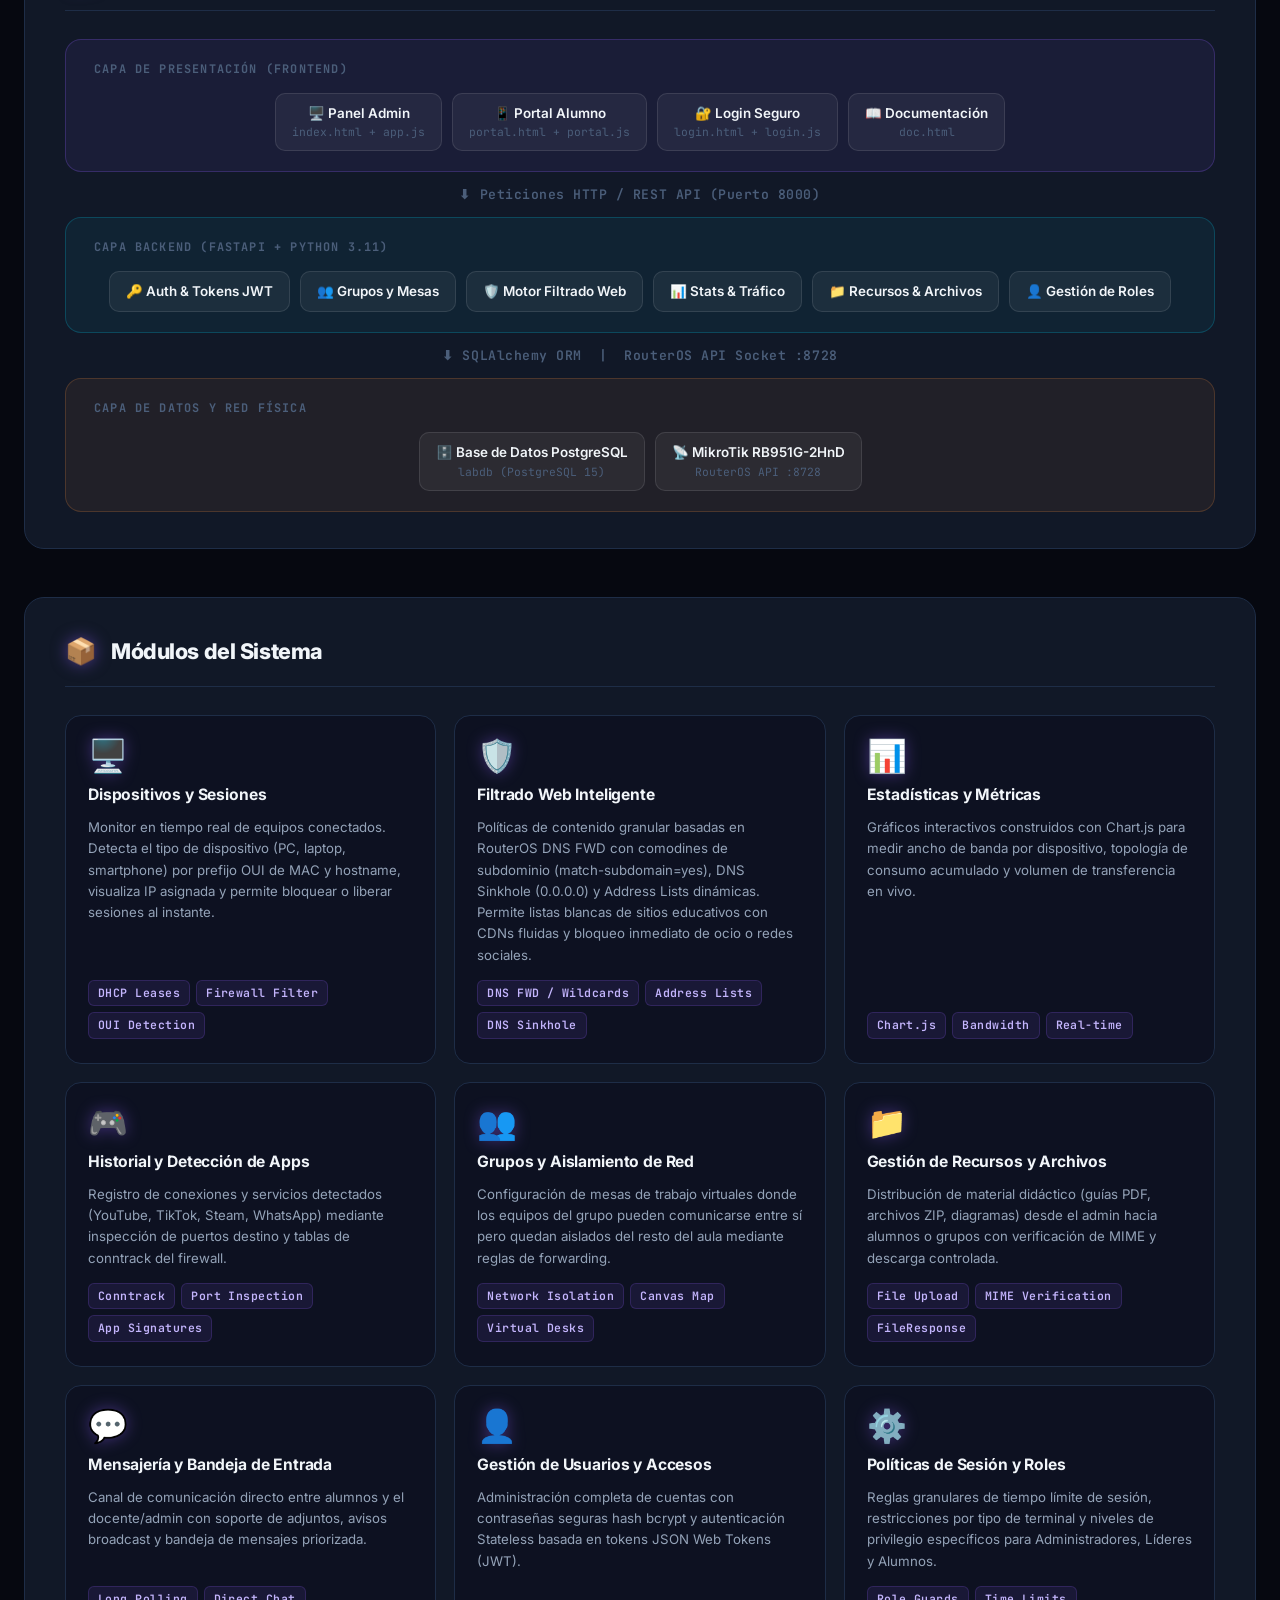
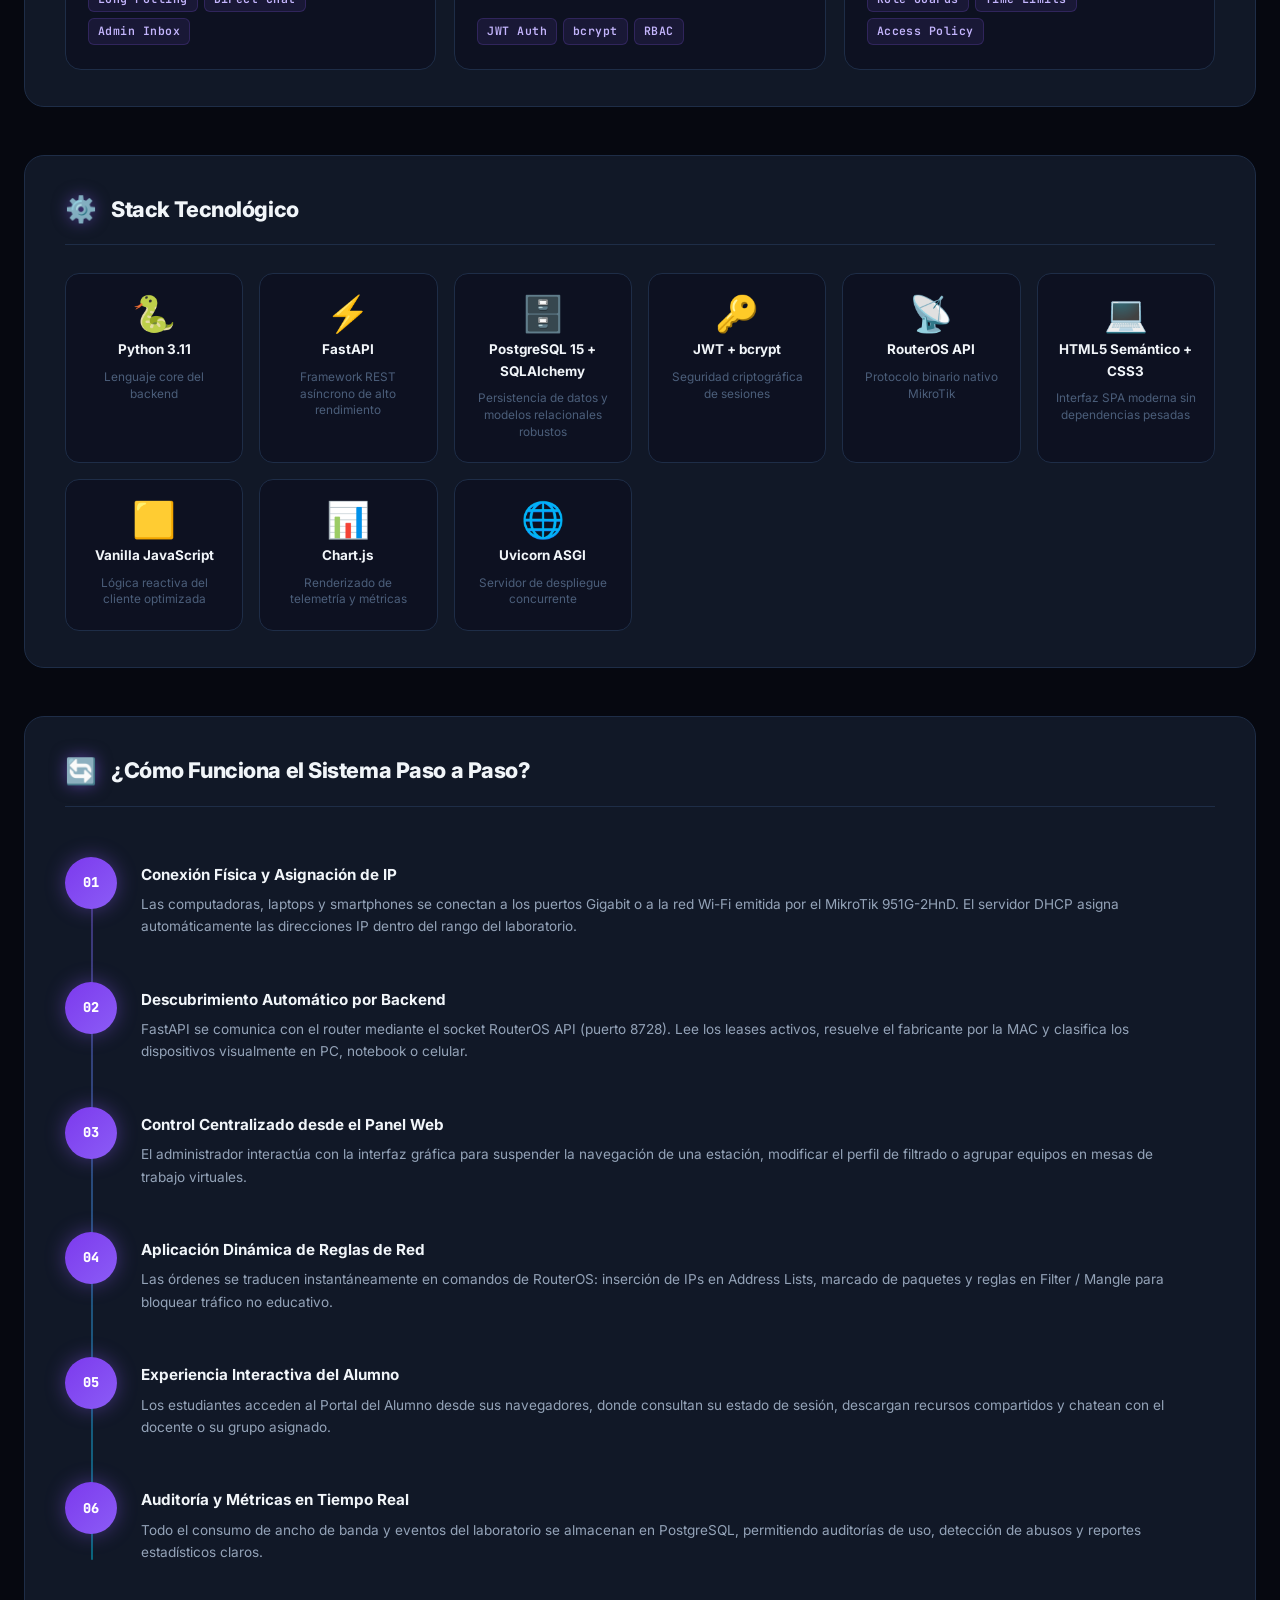
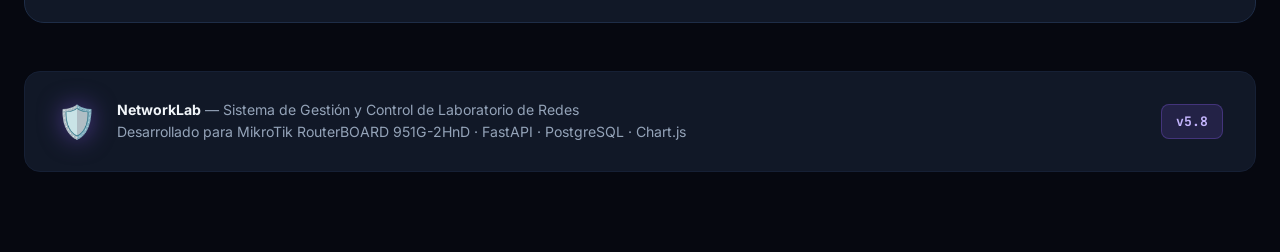
<file: frontend/doc.html>
<!DOCTYPE html>
<html lang="es" data-theme="dark">

<head>
    <meta charset="UTF-8" />
    <meta name="viewport" content="width=device-width, initial-scale=1.0" />
    <title>NetworkLab — Documentación Técnica del Proyecto</title>
    <meta name="description" content="Documentación técnica integral del sistema NetworkLab: módulos, arquitectura, tecnologías y dispositivo MikroTik RouterBOARD 951G-2HnD con visor 3D interactivo en 360° (horizontal y vertical)." />
    <link rel="icon" type="image/svg+xml" href="favicon.svg" />
    <link rel="stylesheet" href="css/style.css?v=6.0" />
    <style>
        /* ════════════════════════════════════════════════════════════════
           ESTILOS EXCLUSIVOS DE DOC.HTML (DISEÑO PREMIUM Y MODO CLARO)
           ════════════════════════════════════════════════════════════════ */

        /* Topbar de navegación */
        .doc-topbar {
            position: sticky;
            top: 0;
            z-index: 200;
            display: flex;
            align-items: center;
            justify-content: space-between;
            padding: 14px 32px;
            background: rgba(8, 11, 20, 0.92);
            backdrop-filter: blur(16px);
            border-bottom: 1px solid var(--border-base);
            box-shadow: 0 4px 20px rgba(0, 0, 0, 0.4);
            gap: 16px;
            flex-wrap: wrap;
        }

        .doc-topbar-brand {
            display: flex;
            align-items: center;
            gap: 10px;
            text-decoration: none;
            color: var(--text-primary);
            font-weight: 800;
            font-size: 1.15rem;
            letter-spacing: -0.02em;
        }

        .doc-topbar-brand span {
            background: var(--grad-brand);
            -webkit-background-clip: text;
            -webkit-text-fill-color: transparent;
            background-clip: text;
        }

        .doc-topbar-actions {
            display: flex;
            align-items: center;
            gap: 12px;
        }

        .doc-back-btn {
            display: inline-flex;
            align-items: center;
            gap: 8px;
            background: rgba(255, 255, 255, 0.06);
            border: 1px solid rgba(255, 255, 255, 0.14);
            color: var(--text-primary);
            border-radius: 10px;
            padding: 8px 16px;
            font-size: 0.84rem;
            font-weight: 600;
            cursor: pointer;
            text-decoration: none;
            transition: all 0.2s;
            font-family: 'Inter', sans-serif;
        }

        .doc-back-btn:hover {
            background: rgba(139, 92, 246, 0.2);
            border-color: var(--violet-400);
            color: var(--violet-300);
            transform: translateX(-3px);
        }

        .doc-theme-btn {
            display: inline-flex;
            align-items: center;
            gap: 6px;
            background: rgba(255, 255, 255, 0.06);
            border: 1px solid rgba(255, 255, 255, 0.14);
            color: var(--text-primary);
            border-radius: 10px;
            padding: 8px 14px;
            font-size: 0.84rem;
            font-weight: 600;
            cursor: pointer;
            transition: all 0.2s;
            font-family: 'Inter', sans-serif;
        }

        .doc-theme-btn:hover {
            background: rgba(255, 200, 0, 0.12);
            border-color: rgba(255, 200, 0, 0.4);
        }

        .doc-wrapper {
            min-height: 100vh;
            padding-top: 16px;
            position: relative;
        }

        #doc-network-canvas {
            position: fixed;
            inset: 0;
            z-index: 0;
            pointer-events: none;
            opacity: 0.45;
        }

        .doc-content-wrap {
            position: relative;
            z-index: 1;
        }

        /* ── Visor 3D WebGL Three.js MikroTik 360° Real ── */
        .doc-mikrotik-viewer {
            display: flex;
            flex-direction: column;
            align-items: center;
            gap: 16px;
            width: 100%;
        }

        .mikrotik-3d-scene {
            position: relative;
            width: 100%;
            max-width: 520px;
            height: 350px;
            border-radius: 20px;
            overflow: hidden;
            background: radial-gradient(circle at 50% 45%, #111827 0%, #070913 100%);
            border: 1px solid rgba(0, 217, 255, 0.35);
            box-shadow:
                0 0 35px rgba(0, 217, 255, 0.15),
                0 0 70px rgba(139, 92, 246, 0.14),
                0 24px 50px rgba(0, 0, 0, 0.7);
            touch-action: none;
        }

        #mikrotik-3d-canvas {
            width: 100%;
            height: 100%;
            display: block;
            cursor: grab;
        }

        #mikrotik-3d-canvas:active {
            cursor: grabbing;
        }

        .mt-3d-overlay-top {
            position: absolute;
            top: 12px;
            left: 14px;
            right: 14px;
            display: flex;
            justify-content: space-between;
            align-items: center;
            pointer-events: none;
            z-index: 10;
        }

        .mt-3d-badge {
            background: rgba(8, 11, 20, 0.85);
            backdrop-filter: blur(8px);
            border: 1px solid rgba(0, 217, 255, 0.4);
            color: #00D9FF;
            font-size: 0.73rem;
            font-weight: 700;
            padding: 4px 12px;
            border-radius: 100px;
            font-family: var(--font-mono);
            letter-spacing: 0.02em;
            pointer-events: auto;
        }

        .mt-3d-icon-btn {
            pointer-events: auto;
            background: rgba(255, 255, 255, 0.08);
            backdrop-filter: blur(8px);
            border: 1px solid rgba(255, 255, 255, 0.18);
            color: #F8FAFC;
            padding: 5px 14px;
            border-radius: 100px;
            font-size: 0.73rem;
            font-weight: 600;
            cursor: pointer;
            transition: all 0.2s;
            font-family: 'Inter', sans-serif;
        }

        .mt-3d-icon-btn:hover {
            background: rgba(139, 92, 246, 0.3);
            border-color: var(--violet-400);
            color: var(--violet-200);
        }

        .mt-3d-hint {
            position: absolute;
            bottom: 12px;
            left: 0;
            right: 0;
            text-align: center;
            pointer-events: none;
            z-index: 10;
        }

        .mt-3d-hint span {
            background: rgba(8, 11, 20, 0.80);
            backdrop-filter: blur(6px);
            border: 1px solid rgba(255, 255, 255, 0.1);
            color: #94A3B8;
            font-size: 0.71rem;
            padding: 3px 14px;
            border-radius: 100px;
            font-weight: 500;
        }

        .mikrotik-3d-controls {
            display: flex;
            flex-wrap: wrap;
            gap: 8px;
            justify-content: center;
            max-width: 520px;
        }

        .mikrotik-ctrl-btn {
            background: rgba(255, 255, 255, 0.06);
            border: 1px solid rgba(255, 255, 255, 0.14);
            color: var(--text-primary);
            border-radius: 8px;
            padding: 6px 12px;
            font-size: 0.76rem;
            font-weight: 600;
            cursor: pointer;
            transition: all 0.2s;
            font-family: 'Inter', sans-serif;
        }

        .mikrotik-ctrl-btn:hover {
            background: rgba(139, 92, 246, 0.22);
            border-color: var(--violet-400);
            color: var(--violet-200);
            transform: translateY(-1px);
        }

        .mikrotik-ctrl-btn.active-preset {
            background: rgba(139, 92, 246, 0.35);
            border-color: var(--violet-400);
            color: #FFFFFF;
            box-shadow: 0 0 12px rgba(139, 92, 246, 0.3);
        }

        .mikrotik-help-text {
            font-size: 0.78rem;
            color: var(--text-muted);
            margin: 0;
            text-align: center;
            font-weight: 500;
            max-width: 520px;
            line-height: 1.5;
        }

        /* ════════════════════════════════════════════════════════════════
           REGLAS DE MODO CLARO EXHAUSTIVAS (MÁXIMA LEGIBILIDAD)
           ════════════════════════════════════════════════════════════════ */

        [data-theme="light"] {
            color-scheme: light;
        }

        /* Topbar */
        [data-theme="light"] .doc-topbar {
            background: rgba(255, 255, 255, 0.96);
            border-bottom: 1px solid #E2E8F0;
            box-shadow: 0 4px 16px rgba(0, 0, 0, 0.04);
        }

        [data-theme="light"] .doc-topbar-brand {
            color: #0F172A;
        }

        [data-theme="light"] .doc-back-btn,
        [data-theme="light"] .doc-theme-btn {
            background: #FFFFFF;
            border: 1px solid #CBD5E1;
            color: #0F172A;
            box-shadow: 0 1px 3px rgba(0, 0, 0, 0.05);
        }

        [data-theme="light"] .doc-back-btn:hover {
            background: #F8FAFC;
            border-color: #94A3B8;
            color: #0F172A;
        }

        [data-theme="light"] .doc-theme-btn:hover {
            background: #FEF3C7;
            border-color: #FCD34D;
        }

        [data-theme="light"] #doc-network-canvas {
            opacity: 0.16;
        }

        /* Hero */
        [data-theme="light"] .doc-hero {
            background: linear-gradient(135deg, #FFFFFF 0%, #F8FAFC 50%, #F1F5F9 100%);
            border: 1px solid #E2E8F0;
            box-shadow: 0 10px 30px rgba(0, 0, 0, 0.05);
        }

        [data-theme="light"] .doc-hero-badge {
            background: #EDE9FE;
            border: 1px solid #C7D2FE;
            color: #4338CA !important;
            font-weight: 700;
        }

        [data-theme="light"] .doc-hero-title {
            background: linear-gradient(135deg, #0F172A 0%, #4338CA 50%, #0369A1 100%);
            -webkit-background-clip: text;
            -webkit-text-fill-color: transparent;
            background-clip: text;
            filter: none;
        }

        [data-theme="light"] .doc-hero-subtitle {
            color: #334155 !important;
            font-weight: 500;
        }

        [data-theme="light"] .doc-tag {
            background: #FFFFFF;
            border: 1px solid #CBD5E1;
            color: #0F172A !important;
            box-shadow: 0 1px 3px rgba(0, 0, 0, 0.04);
            font-weight: 600;
        }

        [data-theme="light"] .doc-tag:hover {
            background: #EEF2FF;
            border-color: #A5B4FC;
            color: #312E81 !important;
        }

        /* Stats Bar */
        [data-theme="light"] .doc-stats-bar {
            background: #FFFFFF;
            border: 1px solid #E2E8F0;
            box-shadow: 0 4px 14px rgba(0, 0, 0, 0.04);
        }

        [data-theme="light"] .doc-stat-num {
            background: linear-gradient(135deg, #4338CA 0%, #D946EF 60%, #EA580C 100%);
            -webkit-background-clip: text;
            -webkit-text-fill-color: transparent;
            background-clip: text;
        }

        [data-theme="light"] .doc-stat-label {
            color: #334155 !important;
            font-weight: 700;
        }

        /* Sections */
        [data-theme="light"] .doc-section {
            background: #FFFFFF;
            border: 1px solid #E2E8F0;
            box-shadow: 0 4px 18px rgba(0, 0, 0, 0.04);
        }

        [data-theme="light"] .doc-section-title {
            color: #0F172A !important;
            font-weight: 800;
        }

        /* MikroTik Section */
        [data-theme="light"] .doc-mikrotik-section {
            background: #FFFFFF;
            border: 1px solid #CBD5E1;
            box-shadow: 0 4px 20px rgba(0, 0, 0, 0.05);
        }

        [data-theme="light"] .doc-specs-title {
            color: #0369A1 !important;
            font-weight: 800;
        }

        [data-theme="light"] .doc-spec-row {
            border-bottom: 1px solid #F1F5F9;
        }

        [data-theme="light"] .doc-spec-row:hover {
            background: #F8FAFC;
        }

        [data-theme="light"] .doc-spec-key {
            color: #334155 !important;
            font-weight: 700;
        }

        [data-theme="light"] .doc-spec-val {
            color: #0F172A !important;
            font-weight: 600;
        }

        [data-theme="light"] .mikrotik-3d-scene {
            background: radial-gradient(circle at 50% 45%, #F8FAFC 0%, #E2E8F0 100%);
            border-color: #CBD5E1;
            box-shadow:
                0 8px 30px rgba(0, 0, 0, 0.08),
                0 0 20px rgba(99, 102, 241, 0.06);
        }

        [data-theme="light"] .mt-3d-badge {
            background: rgba(255, 255, 255, 0.94);
            border-color: #BAE6FD;
            color: #0369A1;
        }

        [data-theme="light"] .mt-3d-icon-btn {
            background: #FFFFFF;
            border-color: #CBD5E1;
            color: #0F172A;
            box-shadow: 0 1px 3px rgba(0, 0, 0, 0.05);
        }

        [data-theme="light"] .mt-3d-icon-btn:hover {
            background: #EEF2FF;
            border-color: #6366F1;
            color: #312E81;
        }

        [data-theme="light"] .mt-3d-hint span {
            background: rgba(255, 255, 255, 0.90);
            border-color: #E2E8F0;
            color: #475569;
        }

        [data-theme="light"] .mikrotik-ctrl-btn {
            background: #FFFFFF;
            border: 1px solid #CBD5E1;
            color: #0F172A !important;
            box-shadow: 0 1px 3px rgba(0, 0, 0, 0.05);
            font-weight: 700;
        }

        [data-theme="light"] .mikrotik-ctrl-btn:hover {
            background: #EEF2FF;
            border-color: #6366F1;
            color: #312E81 !important;
        }

        [data-theme="light"] .mikrotik-ctrl-btn.active-preset {
            background: #4F46E5 !important;
            border-color: #4338CA !important;
            color: #FFFFFF !important;
        }

        [data-theme="light"] .mikrotik-help-text {
            color: #334155 !important;
            font-weight: 600;
        }

        /* Arquitectura */
        [data-theme="light"] .arch-layer-client {
            background: #F5F3FF;
            border: 1px solid #DDD6FE;
        }

        [data-theme="light"] .arch-layer-backend {
            background: #F0F9FF;
            border: 1px solid #BAE6FD;
        }

        [data-theme="light"] .arch-layer-data {
            background: #FFF7ED;
            border: 1px solid #FED7AA;
        }

        [data-theme="light"] .arch-layer-label {
            color: #0F172A !important;
            font-weight: 800;
        }

        [data-theme="light"] .arch-arrow {
            color: #1E293B !important;
            font-weight: 700;
            background: #F1F5F9;
            border: 1px solid #CBD5E1;
            border-radius: 100px;
            padding: 6px 18px;
            display: inline-block;
            margin: 8px auto;
        }

        [data-theme="light"] .arch-item {
            background: #FFFFFF;
            border: 1px solid #CBD5E1;
            color: #0F172A !important;
            font-weight: 700;
            box-shadow: 0 1px 3px rgba(0, 0, 0, 0.05);
        }

        [data-theme="light"] .arch-item:hover {
            background: #EEF2FF;
            border-color: #818CF8;
        }

        [data-theme="light"] .arch-item small {
            color: #475569 !important;
            font-weight: 600;
        }

        /* Módulos */
        [data-theme="light"] .doc-module-card {
            background: #FFFFFF;
            border: 1px solid #E2E8F0;
            box-shadow: 0 2px 8px rgba(0, 0, 0, 0.03);
        }

        [data-theme="light"] .doc-module-card:hover {
            border-color: #818CF8;
            box-shadow: 0 8px 24px rgba(99, 102, 241, 0.08);
        }

        [data-theme="light"] .doc-module-card h4 {
            color: #0F172A !important;
            font-weight: 800;
        }

        [data-theme="light"] .doc-module-card p {
            color: #334155 !important;
            font-size: 0.86rem;
            line-height: 1.6;
        }

        [data-theme="light"] .doc-module-tags span {
            background: #EEF2FF;
            color: #3730A3 !important;
            border: 1px solid #C7D2FE;
            font-weight: 700;
        }

        /* Stack Tecnológico */
        [data-theme="light"] .doc-tech-item {
            background: #FFFFFF;
            border: 1px solid #E2E8F0;
            box-shadow: 0 2px 8px rgba(0, 0, 0, 0.03);
        }

        [data-theme="light"] .doc-tech-item:hover {
            border-color: #818CF8;
            box-shadow: 0 8px 20px rgba(99, 102, 241, 0.08);
        }

        [data-theme="light"] .doc-tech-name {
            color: #0F172A !important;
            font-weight: 800;
        }

        [data-theme="light"] .doc-tech-desc {
            color: #334155 !important;
            font-weight: 500;
        }

        /* Flujo de Funcionamiento */
        [data-theme="light"] .doc-flow-step:hover {
            background: #F8FAFC;
        }

        [data-theme="light"] .doc-flow-body h4 {
            color: #0F172A !important;
            font-weight: 800;
        }

        [data-theme="light"] .doc-flow-body p {
            color: #334155 !important;
            line-height: 1.65;
        }

        [data-theme="light"] .doc-flow-num {
            background: linear-gradient(135deg, #4F46E5, #7C3AED);
            color: #FFFFFF;
            font-weight: 800;
        }

        /* Footer */
        [data-theme="light"] .doc-footer-credits {
            background: #FFFFFF;
            border: 1px solid #E2E8F0;
            box-shadow: 0 4px 14px rgba(0, 0, 0, 0.04);
        }

        [data-theme="light"] .doc-footer-text strong {
            color: #0F172A !important;
        }

        [data-theme="light"] .doc-footer-text span {
            color: #475569 !important;
        }

        [data-theme="light"] .doc-footer-version {
            color: #4338CA !important;
            font-weight: 800;
        }
    </style>
</head>

<body>
    <canvas id="doc-network-canvas" aria-hidden="true"></canvas>

    <!-- ── Top Navigation Bar ── -->
    <nav class="doc-topbar" role="navigation" aria-label="Barra de navegación de documentación">
        <a href="index.html" class="doc-topbar-brand" title="Volver al panel principal">
            🛡️ <span>NetworkLab</span>
        </a>
        <div class="doc-topbar-actions">
            <button id="doc-theme-toggle" class="doc-theme-btn" title="Cambiar tema claro u oscuro">
                <span id="doc-theme-icon">☀️</span>
                <span id="doc-theme-label">Modo Claro</span>
            </button>
            <a href="index.html" class="doc-back-btn" title="Volver al panel de administración">
                ← Volver al Panel
            </a>
        </div>
    </nav>

    <div class="doc-wrapper">
        <div class="doc-content-wrap">
            <main class="doc-page" id="doc-main">

                <!-- ══ HERO ══ -->
                <div class="doc-hero">
                    <div class="doc-hero-bg-anim" aria-hidden="true" id="doc-hero-particles"></div>
                    <div class="doc-hero-content">
                        <div class="doc-hero-badge">📡 Documentación Técnica Integral</div>
                        <h1 class="doc-hero-title">NetworkLab</h1>
                        <p class="doc-hero-subtitle">
                            Sistema Inteligente de Gestión, Monitoreo y Control de Red para Laboratorios Educativos
                        </p>
                        <div class="doc-hero-tags">
                            <span class="doc-tag">🐍 Python 3.11</span>
                            <span class="doc-tag">⚡ FastAPI</span>
                            <span class="doc-tag">🗄️ PostgreSQL 15</span>
                            <span class="doc-tag">🌐 RouterOS API</span>
                            <span class="doc-tag">📡 MikroTik RB951G-2HnD</span>
                            <span class="doc-tag">💻 Vanilla JS</span>
                        </div>
                    </div>
                </div>

                <!-- ══ STATS BAR ══ -->
                <div class="doc-stats-bar">
                    <div class="doc-stat-item">
                        <span class="doc-stat-num">9</span>
                        <span class="doc-stat-label">Módulos</span>
                    </div>
                    <div class="doc-stat-item">
                        <span class="doc-stat-num">5</span>
                        <span class="doc-stat-label">Puertos Gigabit</span>
                    </div>
                    <div class="doc-stat-item">
                        <span class="doc-stat-num">REST</span>
                        <span class="doc-stat-label">API Backend</span>
                    </div>
                    <div class="doc-stat-item">
                        <span class="doc-stat-num">L7</span>
                        <span class="doc-stat-label">Filtrado Web</span>
                    </div>
                    <div class="doc-stat-item">
                        <span class="doc-stat-num">JWT</span>
                        <span class="doc-stat-label">Autenticación</span>
                    </div>
                    <div class="doc-stat-item">
                        <span class="doc-stat-num">2.4</span>
                        <span class="doc-stat-label">GHz Wi-Fi</span>
                    </div>
                </div>

                <!-- ══ MIKROTIK 3D SECTION ══ -->
                <div class="doc-section doc-mikrotik-section">
                    <div class="doc-section-header">
                        <span class="doc-section-icon">📡</span>
                        <h2 class="doc-section-title">Dispositivo de Red: MikroTik RouterBOARD 951G-2HnD</h2>
                    </div>
                    <div class="doc-mikrotik-layout">
                        <!-- Viewer 3D WebGL Three.js Real 360 (Horizontal + Vertical) -->
                        <div class="doc-mikrotik-viewer">
                            <div class="mikrotik-3d-scene" id="mikrotik-3d-scene">
                                <!-- Canvas WebGL 3D -->
                                <canvas id="mikrotik-3d-canvas"></canvas>

                                <!-- Overlay informativo superior -->
                                <div class="mt-3d-overlay-top">
                                    <span class="mt-3d-badge">🎯 Visor 3D 360° Real (Horizontal + Vertical)</span>
                                    <button class="mt-3d-icon-btn" id="btn-mt-reset" title="Restablecer a vista isométrica">↺ Vista Inicial</button>
                                </div>

                                <!-- Indicador de modo / ayuda -->
                                <div class="mt-3d-hint">
                                    <span>🖱️ Arrastra en cualquier dirección para rotar en 360° · Rueda para Zoom</span>
                                </div>
                            </div>

                            <!-- Botonera de Vistas Predefinidas y Auto-Rotación -->
                            <div class="mikrotik-3d-controls">
                                <button class="mikrotik-ctrl-btn" id="btn-mt-auto">🔄 Auto-rotar 360°</button>
                                <button class="mikrotik-ctrl-btn" id="btn-mt-pause" style="display:none;">⏸ Pausar</button>
                                <button class="mikrotik-ctrl-btn preset-btn" data-angle="front">Frontal (Puertos)</button>
                                <button class="mikrotik-ctrl-btn preset-btn" data-angle="top">Superior (Logo)</button>
                                <button class="mikrotik-ctrl-btn preset-btn" data-angle="back">Trasera (Alimentación)</button>
                                <button class="mikrotik-ctrl-btn preset-btn" data-angle="bottom">Inferior (MAC / Serie)</button>
                                <button class="mikrotik-ctrl-btn preset-btn" data-angle="iso">Isométrica 3D</button>
                            </div>

                            <p class="mikrotik-help-text">
                                💡 Puedes rotar el MikroTik <strong>hacia arriba, abajo y a los lados</strong> para examinar cada detalle: los 5 puertos Gigabit en el frente, el logo en relieve superior, el conector de alimentación trasero y la etiqueta técnica inferior con la dirección MAC oficial y patas de goma.
                            </p>
                        </div>

                        <!-- Specs -->
                        <div class="doc-mikrotik-specs">
                            <h3 class="doc-specs-title">Especificaciones Técnicas del Hardware</h3>
                            <div class="doc-spec-grid">
                                <div class="doc-spec-row"><span class="doc-spec-key">Modelo</span><span class="doc-spec-val">RouterBOARD 951G-2HnD</span></div>
                                <div class="doc-spec-row"><span class="doc-spec-key">CPU</span><span class="doc-spec-val">Atheros AR9344 · 600 MHz MIPS</span></div>
                                <div class="doc-spec-row"><span class="doc-spec-key">Memoria RAM</span><span class="doc-spec-val">128 MB DDR SDRAM</span></div>
                                <div class="doc-spec-row"><span class="doc-spec-key">Almacenamiento</span><span class="doc-spec-val">128 MB NAND Flash</span></div>
                                <div class="doc-spec-row"><span class="doc-spec-key">Puertos Ethernet</span><span class="doc-spec-val">5 × Gigabit Ethernet 10/100/1000 Mbps</span></div>
                                <div class="doc-spec-row"><span class="doc-spec-key">Alimentación PoE</span><span class="doc-spec-val">PoE Pasivo en Puerto ETH1 (8-30V)</span></div>
                                <div class="doc-spec-row"><span class="doc-spec-key">Conectividad Wi-Fi</span><span class="doc-spec-val">802.11b/g/n · 2.4 GHz · Antena MIMO 2.5 dBi</span></div>
                                <div class="doc-spec-row"><span class="doc-spec-key">Sistema Operativo</span><span class="doc-spec-val">MikroTik RouterOS (License Level 4)</span></div>
                                <div class="doc-spec-row"><span class="doc-spec-key">Factor de Forma</span><span class="doc-spec-val">Gabinete plástico Desktop compacto</span></div>
                                <div class="doc-spec-row"><span class="doc-spec-key">Firewall Avanzado</span><span class="doc-spec-val">Filtrado Layer 7 · NAT · Mangle · Address Lists</span></div>
                                <div class="doc-spec-row"><span class="doc-spec-key">API de Control</span><span class="doc-spec-val">RouterOS API Socket binario (puerto 8728)</span></div>
                                <div class="doc-spec-row"><span class="doc-spec-key">Servicios de Red</span><span class="doc-spec-val">Servidor DHCP, DNS Caché, Queues de Tráfico</span></div>
                            </div>
                        </div>
                    </div>
                </div>

                <!-- ══ ARQUITECTURA ══ -->
                <div class="doc-section">
                    <div class="doc-section-header">
                        <span class="doc-section-icon">🏗️</span>
                        <h2 class="doc-section-title">Arquitectura del Sistema</h2>
                    </div>
                    <div class="doc-arch-diagram">
                        <div class="arch-layer arch-layer-client">
                            <div class="arch-layer-label">Capa de Presentación (Frontend)</div>
                            <div class="arch-items">
                                <div class="arch-item">🖥️ Panel Admin<br/><small>index.html + app.js</small></div>
                                <div class="arch-item">📱 Portal Alumno<br/><small>portal.html + portal.js</small></div>
                                <div class="arch-item">🔐 Login Seguro<br/><small>login.html + login.js</small></div>
                                <div class="arch-item">📖 Documentación<br/><small>doc.html</small></div>
                            </div>
                        </div>
                        <div class="arch-arrow">⬇ Peticiones HTTP / REST API (Puerto 8000)</div>
                        <div class="arch-layer arch-layer-backend">
                            <div class="arch-layer-label">Capa Backend (FastAPI + Python 3.11)</div>
                            <div class="arch-items">
                                <div class="arch-item">🔑 Auth &amp; Tokens JWT</div>
                                <div class="arch-item">👥 Grupos y Mesas</div>
                                <div class="arch-item">🛡️ Motor Filtrado Web</div>
                                <div class="arch-item">📊 Stats &amp; Tráfico</div>
                                <div class="arch-item">📁 Recursos &amp; Archivos</div>
                                <div class="arch-item">👤 Gestión de Roles</div>
                            </div>
                        </div>
                        <div class="arch-arrow">⬇ SQLAlchemy ORM &nbsp;|&nbsp; RouterOS API Socket :8728</div>
                        <div class="arch-layer arch-layer-data">
                            <div class="arch-layer-label">Capa de Datos y Red Física</div>
                            <div class="arch-items">
                                <div class="arch-item">🗄️ Base de Datos PostgreSQL<br/><small>labdb (PostgreSQL 15)</small></div>
                                <div class="arch-item">📡 MikroTik RB951G-2HnD<br/><small>RouterOS API :8728</small></div>
                            </div>
                        </div>
                    </div>
                </div>

                <!-- ══ MÓDULOS ══ -->
                <div class="doc-section">
                    <div class="doc-section-header">
                        <span class="doc-section-icon">📦</span>
                        <h2 class="doc-section-title">Módulos del Sistema</h2>
                    </div>
                    <div class="doc-modules-grid">
                        <div class="doc-module-card">
                            <div class="doc-module-icon">🖥️</div>
                            <h4>Dispositivos y Sesiones</h4>
                            <p>Monitor en tiempo real de equipos conectados. Detecta el tipo de dispositivo (PC, laptop, smartphone) por prefijo OUI de MAC y hostname, visualiza IP asignada y permite bloquear o liberar sesiones al instante.</p>
                            <div class="doc-module-tags"><span>DHCP Leases</span><span>Firewall Filter</span><span>OUI Detection</span></div>
                        </div>
                        <div class="doc-module-card">
                            <div class="doc-module-icon">🛡️</div>
                            <h4>Filtrado Web Inteligente</h4>
                            <p>Políticas de contenido granular basadas en RouterOS DNS FWD con comodines de subdominio (match-subdomain=yes), DNS Sinkhole (0.0.0.0) y Address Lists dinámicas. Permite listas blancas de sitios educativos con CDNs fluidas y bloqueo inmediato de ocio o redes sociales.</p>
                            <div class="doc-module-tags"><span>DNS FWD / Wildcards</span><span>Address Lists</span><span>DNS Sinkhole</span></div>
                        </div>
                        <div class="doc-module-card">
                            <div class="doc-module-icon">📊</div>
                            <h4>Estadísticas y Métricas</h4>
                            <p>Gráficos interactivos construidos con Chart.js para medir ancho de banda por dispositivo, topología de consumo acumulado y volumen de transferencia en vivo.</p>
                            <div class="doc-module-tags"><span>Chart.js</span><span>Bandwidth</span><span>Real-time</span></div>
                        </div>
                        <div class="doc-module-card">
                            <div class="doc-module-icon">🎮</div>
                            <h4>Historial y Detección de Apps</h4>
                            <p>Registro de conexiones y servicios detectados (YouTube, TikTok, Steam, WhatsApp) mediante inspección de puertos destino y tablas de conntrack del firewall.</p>
                            <div class="doc-module-tags"><span>Conntrack</span><span>Port Inspection</span><span>App Signatures</span></div>
                        </div>
                        <div class="doc-module-card">
                            <div class="doc-module-icon">👥</div>
                            <h4>Grupos y Aislamiento de Red</h4>
                            <p>Configuración de mesas de trabajo virtuales donde los equipos del grupo pueden comunicarse entre sí pero quedan aislados del resto del aula mediante reglas de forwarding.</p>
                            <div class="doc-module-tags"><span>Network Isolation</span><span>Canvas Map</span><span>Virtual Desks</span></div>
                        </div>
                        <div class="doc-module-card">
                            <div class="doc-module-icon">📁</div>
                            <h4>Gestión de Recursos y Archivos</h4>
                            <p>Distribución de material didáctico (guías PDF, archivos ZIP, diagramas) desde el admin hacia alumnos o grupos con verificación de MIME y descarga controlada.</p>
                            <div class="doc-module-tags"><span>File Upload</span><span>MIME Verification</span><span>FileResponse</span></div>
                        </div>
                        <div class="doc-module-card">
                            <div class="doc-module-icon">💬</div>
                            <h4>Mensajería y Bandeja de Entrada</h4>
                            <p>Canal de comunicación directo entre alumnos y el docente/admin con soporte de adjuntos, avisos broadcast y bandeja de mensajes priorizada.</p>
                            <div class="doc-module-tags"><span>Long Polling</span><span>Direct Chat</span><span>Admin Inbox</span></div>
                        </div>
                        <div class="doc-module-card">
                            <div class="doc-module-icon">👤</div>
                            <h4>Gestión de Usuarios y Accesos</h4>
                            <p>Administración completa de cuentas con contraseñas seguras hash bcrypt y autenticación Stateless basada en tokens JSON Web Tokens (JWT).</p>
                            <div class="doc-module-tags"><span>JWT Auth</span><span>bcrypt</span><span>RBAC</span></div>
                        </div>
                        <div class="doc-module-card">
                            <div class="doc-module-icon">⚙️</div>
                            <h4>Políticas de Sesión y Roles</h4>
                            <p>Reglas granulares de tiempo límite de sesión, restricciones por tipo de terminal y niveles de privilegio específicos para Administradores, Líderes y Alumnos.</p>
                            <div class="doc-module-tags"><span>Role Guards</span><span>Time Limits</span><span>Access Policy</span></div>
                        </div>
                    </div>
                </div>

                <!-- ══ STACK TECNOLÓGICO ══ -->
                <div class="doc-section">
                    <div class="doc-section-header">
                        <span class="doc-section-icon">⚙️</span>
                        <h2 class="doc-section-title">Stack Tecnológico</h2>
                    </div>
                    <div class="doc-tech-grid">
                        <div class="doc-tech-item">
                            <div class="doc-tech-logo">🐍</div>
                            <div class="doc-tech-name">Python 3.11</div>
                            <div class="doc-tech-desc">Lenguaje core del backend</div>
                        </div>
                        <div class="doc-tech-item">
                            <div class="doc-tech-logo">⚡</div>
                            <div class="doc-tech-name">FastAPI</div>
                            <div class="doc-tech-desc">Framework REST asíncrono de alto rendimiento</div>
                        </div>
                        <div class="doc-tech-item">
                            <div class="doc-tech-logo">🗄️</div>
                            <div class="doc-tech-name">PostgreSQL 15 + SQLAlchemy</div>
                            <div class="doc-tech-desc">Persistencia de datos y modelos relacionales robustos</div>
                        </div>
                        <div class="doc-tech-item">
                            <div class="doc-tech-logo">🔑</div>
                            <div class="doc-tech-name">JWT + bcrypt</div>
                            <div class="doc-tech-desc">Seguridad criptográfica de sesiones</div>
                        </div>
                        <div class="doc-tech-item">
                            <div class="doc-tech-logo">📡</div>
                            <div class="doc-tech-name">RouterOS API</div>
                            <div class="doc-tech-desc">Protocolo binario nativo MikroTik</div>
                        </div>
                        <div class="doc-tech-item">
                            <div class="doc-tech-logo">💻</div>
                            <div class="doc-tech-name">HTML5 Semántico + CSS3</div>
                            <div class="doc-tech-desc">Interfaz SPA moderna sin dependencias pesadas</div>
                        </div>
                        <div class="doc-tech-item">
                            <div class="doc-tech-logo">🟨</div>
                            <div class="doc-tech-name">Vanilla JavaScript</div>
                            <div class="doc-tech-desc">Lógica reactiva del cliente optimizada</div>
                        </div>
                        <div class="doc-tech-item">
                            <div class="doc-tech-logo">📊</div>
                            <div class="doc-tech-name">Chart.js</div>
                            <div class="doc-tech-desc">Renderizado de telemetría y métricas</div>
                        </div>
                        <div class="doc-tech-item">
                            <div class="doc-tech-logo">🌐</div>
                            <div class="doc-tech-name">Uvicorn ASGI</div>
                            <div class="doc-tech-desc">Servidor de despliegue concurrente</div>
                        </div>
                    </div>
                </div>

                <!-- ══ FLUJO DE FUNCIONAMIENTO ══ -->
                <div class="doc-section">
                    <div class="doc-section-header">
                        <span class="doc-section-icon">🔄</span>
                        <h2 class="doc-section-title">¿Cómo Funciona el Sistema Paso a Paso?</h2>
                    </div>
                    <div class="doc-flow">
                        <div class="doc-flow-step">
                            <div class="doc-flow-num">01</div>
                            <div class="doc-flow-body">
                                <h4>Conexión Física y Asignación de IP</h4>
                                <p>Las computadoras, laptops y smartphones se conectan a los puertos Gigabit o a la red Wi-Fi emitida por el MikroTik 951G-2HnD. El servidor DHCP asigna automáticamente las direcciones IP dentro del rango del laboratorio.</p>
                            </div>
                        </div>
                        <div class="doc-flow-step">
                            <div class="doc-flow-num">02</div>
                            <div class="doc-flow-body">
                                <h4>Descubrimiento Automático por Backend</h4>
                                <p>FastAPI se comunica con el router mediante el socket RouterOS API (puerto 8728). Lee los leases activos, resuelve el fabricante por la MAC y clasifica los dispositivos visualmente en PC, notebook o celular.</p>
                            </div>
                        </div>
                        <div class="doc-flow-step">
                            <div class="doc-flow-num">03</div>
                            <div class="doc-flow-body">
                                <h4>Control Centralizado desde el Panel Web</h4>
                                <p>El administrador interactúa con la interfaz gráfica para suspender la navegación de una estación, modificar el perfil de filtrado o agrupar equipos en mesas de trabajo virtuales.</p>
                            </div>
                        </div>
                        <div class="doc-flow-step">
                            <div class="doc-flow-num">04</div>
                            <div class="doc-flow-body">
                                <h4>Aplicación Dinámica de Reglas de Red</h4>
                                <p>Las órdenes se traducen instantáneamente en comandos de RouterOS: inserción de IPs en Address Lists, marcado de paquetes y reglas en Filter / Mangle para bloquear tráfico no educativo.</p>
                            </div>
                        </div>
                        <div class="doc-flow-step">
                            <div class="doc-flow-num">05</div>
                            <div class="doc-flow-body">
                                <h4>Experiencia Interactiva del Alumno</h4>
                                <p>Los estudiantes acceden al Portal del Alumno desde sus navegadores, donde consultan su estado de sesión, descargan recursos compartidos y chatean con el docente o su grupo asignado.</p>
                            </div>
                        </div>
                        <div class="doc-flow-step">
                            <div class="doc-flow-num">06</div>
                            <div class="doc-flow-body">
                                <h4>Auditoría y Métricas en Tiempo Real</h4>
                                <p>Todo el consumo de ancho de banda y eventos del laboratorio se almacenan en PostgreSQL, permitiendo auditorías de uso, detección de abusos y reportes estadísticos claros.</p>
                            </div>
                        </div>
                    </div>
                </div>

                <!-- ══ FOOTER ══ -->
                <div class="doc-footer-credits">
                    <div class="doc-footer-logo">🛡️</div>
                    <div class="doc-footer-text">
                        <strong>NetworkLab</strong> — Sistema de Gestión y Control de Laboratorio de Redes<br/>
                        <span>Desarrollado para MikroTik RouterBOARD 951G-2HnD · FastAPI · PostgreSQL · Chart.js</span>
                    </div>
                    <div class="doc-footer-version">v5.8</div>
                </div>

            </main>
        </div>
    </div>

    <!-- Librerías Three.js y OrbitControls locales -->
    <script src="js/three.min.js"></script>
    <script src="js/OrbitControls.js"></script>

    <script>
    // ── Theme Toggle con sincronización en localStorage ──
    (function() {
        const html  = document.documentElement;
        const btn   = document.getElementById('doc-theme-toggle');
        const icon  = document.getElementById('doc-theme-icon');
        const label = document.getElementById('doc-theme-label');

        const savedTheme = localStorage.getItem('lab_theme') || 'dark';
        html.setAttribute('data-theme', savedTheme);
        updateBtn(savedTheme);

        btn.addEventListener('click', () => {
            const current = html.getAttribute('data-theme');
            const next = current === 'dark' ? 'light' : 'dark';
            html.setAttribute('data-theme', next);
            localStorage.setItem('lab_theme', next);
            updateBtn(next);
            if (window.onThemeChanged3D) {
                window.onThemeChanged3D(next);
            }
        });

        function updateBtn(theme) {
            if (theme === 'dark') {
                icon.textContent  = '☀️';
                label.textContent = 'Modo Claro';
            } else {
                icon.textContent  = '🌙';
                label.textContent = 'Modo Oscuro';
            }
        }
    })();

    // ── Fondo de Nodos y Red Animada en Canvas ──
    (function() {
        const canvas = document.getElementById('doc-network-canvas');
        if (!canvas) return;
        const ctx = canvas.getContext('2d');
        let W, H, nodes = [], animFrame;

        const COLORS = ['rgba(139,92,246,', 'rgba(236,72,153,', 'rgba(251,146,60,', 'rgba(0,217,255,'];
        const NODE_COUNT   = 45;
        const CONNECT_DIST = 140;

        function resize() {
            W = canvas.width  = window.innerWidth;
            H = canvas.height = window.innerHeight;
        }

        function randomNode() {
            const c = COLORS[Math.floor(Math.random() * COLORS.length)];
            return {
                x: Math.random() * W, y: Math.random() * H,
                vx: (Math.random() - 0.5) * 0.25,
                vy: (Math.random() - 0.5) * 0.25,
                r: 1.5 + Math.random() * 2,
                color: c,
                pulse: Math.random() * Math.PI * 2,
                pulseSpeed: 0.02 + Math.random() * 0.02
            };
        }

        function init() {
            resize();
            nodes = Array.from({ length: NODE_COUNT }, randomNode);
        }

        function draw() {
            ctx.clearRect(0, 0, W, H);

            for (let i = 0; i < nodes.length; i++) {
                for (let j = i + 1; j < nodes.length; j++) {
                    const dx = nodes[i].x - nodes[j].x;
                    const dy = nodes[i].y - nodes[j].y;
                    const dist = Math.sqrt(dx*dx + dy*dy);
                    if (dist < CONNECT_DIST) {
                        const alpha = (1 - dist / CONNECT_DIST) * 0.28;
                        ctx.beginPath();
                        ctx.moveTo(nodes[i].x, nodes[i].y);
                        ctx.lineTo(nodes[j].x, nodes[j].y);
                        ctx.strokeStyle = nodes[i].color + alpha + ')';
                        ctx.lineWidth = 0.7;
                        ctx.stroke();
                    }
                }
            }

            nodes.forEach(n => {
                n.pulse += n.pulseSpeed;
                const alpha = 0.5 + Math.sin(n.pulse) * 0.4;
                const r = n.r * (1 + Math.sin(n.pulse) * 0.15);

                ctx.beginPath();
                ctx.arc(n.x, n.y, r, 0, Math.PI * 2);
                ctx.fillStyle = n.color + alpha + ')';
                ctx.fill();

                n.x += n.vx; n.y += n.vy;
                if (n.x < -20 || n.x > W + 20) n.vx *= -1;
                if (n.y < -20 || n.y > H + 20) n.vy *= -1;
            });

            animFrame = requestAnimationFrame(draw);
        }

        init();
        draw();
        window.addEventListener('resize', resize);
        document.addEventListener('visibilitychange', () => {
            if (document.hidden) cancelAnimationFrame(animFrame);
            else draw();
        });
    })();

    // ── Partículas Flotantes en Hero Banner ──
    (function() {
        const bg = document.getElementById('doc-hero-particles');
        if (!bg) return;
        const COLORS = [
            'rgba(139,92,246,VAL)', 'rgba(0,217,255,VAL)',
            'rgba(236,72,153,VAL)', 'rgba(251,146,60,VAL)'
        ];
        for (let i = 0; i < 28; i++) {
            const el  = document.createElement('div');
            el.className = 'doc-particle';
            const size = 3 + Math.random() * 6;
            const x    = Math.random() * 100;
            const y    = 20 + Math.random() * 80;
            const dur  = 4 + Math.random() * 8;
            const del  = Math.random() * 8;
            const col  = COLORS[Math.floor(Math.random() * COLORS.length)]
                           .replace('VAL', (0.4 + Math.random() * 0.5).toFixed(2));
            el.style.cssText = `width:${size}px;height:${size}px;left:${x}%;bottom:${y}px;background:${col};animation-duration:${dur}s;animation-delay:-${del}s;`;
            bg.appendChild(el);
        }
    })();

    // ════════════════════════════════════════════════════════════════
    //  VISOR 3D WEBGL REAL (THREE.JS + ORBITCONTROLS)
    //  MikroTik RouterBOARD 951G-2HnD en 360° Horizontal y Vertical
    // ════════════════════════════════════════════════════════════════
    (function initMikrotik3D() {
        const container = document.getElementById('mikrotik-3d-scene');
        const canvas    = document.getElementById('mikrotik-3d-canvas');
        if (!container || !canvas || typeof THREE === 'undefined') {
            console.warn('Three.js o contenedor 3D no disponible.');
            return;
        }

        // ── 1. GENERADOR DE TEXTURAS PROCEDURALES DE ALTA RESOLUCIÓN ──
        function createFrontTexture() {
            const c = document.createElement('canvas');
            c.width = 1024; c.height = 240;
            const ctx = c.getContext('2d');

            // Fondo plástico blanco mate
            ctx.fillStyle = '#E8ECEF';
            ctx.fillRect(0, 0, 1024, 240);

            // Borde biselado superior e inferior
            ctx.fillStyle = '#D6DBE0';
            ctx.fillRect(0, 0, 1024, 10);
            ctx.fillRect(0, 230, 1024, 10);

            // Panel hundido cian/turquesa característico de la serie RB951G
            const grad = ctx.createLinearGradient(0, 30, 0, 210);
            grad.addColorStop(0, '#0284C7');
            grad.addColorStop(0.5, '#0EA5E9');
            grad.addColorStop(1, '#0369A1');
            ctx.fillStyle = grad;
            ctx.beginPath();
            ctx.roundRect(14, 28, 520, 184, 8);
            ctx.fill();
            ctx.strokeStyle = '#024E75';
            ctx.lineWidth = 3;
            ctx.stroke();

            // Jack de alimentación POWER a la izquierda
            ctx.fillStyle = '#1E293B';
            ctx.fillRect(28, 48, 46, 144);
            ctx.beginPath();
            ctx.arc(51, 110, 18, 0, Math.PI * 2);
            ctx.fillStyle = '#0F172A';
            ctx.fill();
            ctx.strokeStyle = '#64748B';
            ctx.lineWidth = 3;
            ctx.stroke();
            ctx.beginPath();
            ctx.arc(51, 110, 6, 0, Math.PI * 2);
            ctx.fillStyle = '#F59E0B';
            ctx.fill();

            ctx.fillStyle = '#FFFFFF';
            ctx.font = 'bold 11px Inter, sans-serif';
            ctx.fillText('POWER', 33, 42);
            ctx.fillText('RESET', 34, 204);

            // Orificio de reset
            ctx.beginPath();
            ctx.arc(51, 185, 4, 0, Math.PI * 2);
            ctx.fillStyle = '#DC2626';
            ctx.fill();

            // 5 Puertos Gigabit RJ45
            const portStartX = 94;
            const portW = 76;
            const portH = 144;
            const portGap = 10;

            for (let i = 0; i < 5; i++) {
                const px = portStartX + i * (portW + portGap);

                // Marco metálico blindado
                ctx.fillStyle = '#94A3B8';
                ctx.fillRect(px, 48, portW, portH);
                ctx.fillStyle = '#CBD5E1';
                ctx.fillRect(px + 3, 51, portW - 6, portH - 6);

                // Cavidad interna oscura
                ctx.fillStyle = '#0F172A';
                ctx.fillRect(px + 7, 56, portW - 14, portH - 18);

                // Pines dorados en la parte superior del RJ45
                ctx.strokeStyle = '#F59E0B';
                ctx.lineWidth = 2;
                for (let p = 0; p < 8; p++) {
                    ctx.beginPath();
                    ctx.moveTo(px + 14 + p * 6, 58);
                    ctx.lineTo(px + 14 + p * 6, 82);
                    ctx.stroke();
                }

                // Número de puerto en la parte superior
                ctx.fillStyle = '#FFFFFF';
                ctx.font = 'bold 16px Inter, sans-serif';
                ctx.textAlign = 'center';
                ctx.fillText((i + 1).toString(), px + portW / 2, 42);

                // LED indicador de enlace verde/ámbar
                ctx.beginPath();
                ctx.arc(px + portW / 2, 196, 4.5, 0, Math.PI * 2);
                ctx.fillStyle = i === 0 ? '#10B981' : (i % 2 === 0 ? '#10B981' : '#F59E0B');
                ctx.fill();

                // Etiqueta especial PoE en puerto 1
                if (i === 0) {
                    ctx.fillStyle = '#EA580C';
                    ctx.font = 'bold 10px monospace';
                    ctx.fillText('PoE IN', px + portW / 2, 218);
                }
            }

            // Marca y Modelo en tipografía nítida
            ctx.textAlign = 'left';
            ctx.fillStyle = '#0F172A';
            ctx.font = 'italic bold 28px "Arial Black", sans-serif';
            ctx.fillText('MikroTik', 560, 85);

            ctx.fillStyle = '#1E293B';
            ctx.font = 'bold 26px Inter, sans-serif';
            ctx.fillText('RouterBOARD 951G-2HnD', 560, 130);

            ctx.fillStyle = '#475569';
            ctx.font = '500 15px Inter, sans-serif';
            ctx.fillText('Gigabit SOHO AP · 5x 10/100/1000 ETH · 2.4 GHz Wi-Fi', 560, 162);

            // Rejillas de ventilación laterales derechas
            ctx.fillStyle = '#94A3B8';
            for (let v = 0; v < 14; v++) {
                ctx.fillRect(940 + (v % 2) * 20, 48 + v * 12, 16, 6);
            }

            return new THREE.CanvasTexture(c);
        }

        function createTopTexture() {
            const c = document.createElement('canvas');
            c.width = 1024; c.height = 840;
            const ctx = c.getContext('2d');

            // Plástico blanco matte
            ctx.fillStyle = '#F1F4F7';
            ctx.fillRect(0, 0, 1024, 840);

            // Borde perimetral con sombra sutil
            ctx.strokeStyle = '#D1D5DB';
            ctx.lineWidth = 6;
            ctx.strokeRect(10, 10, 1004, 820);

            // Rejillas de ventilación izquierda y derecha
            ctx.fillStyle = '#B0B8C2';
            for (let i = 0; i < 22; i++) {
                const y = 90 + i * 30;
                // Izquierda
                ctx.beginPath();
                ctx.roundRect(40, y, 160, 12, 6);
                ctx.fill();
                // Derecha
                ctx.beginPath();
                ctx.roundRect(824, y, 160, 12, 6);
                ctx.fill();
            }

            // Logo central MikroTik RouterBOARD en relieve
            ctx.textAlign = 'center';
            ctx.fillStyle = '#A8B2C0';
            ctx.font = 'bold 44px "Arial Black", sans-serif';
            ctx.fillText('MikroTik', 512, 380);

            ctx.fillStyle = '#7E8B9B';
            ctx.font = '900 68px "Arial Black", sans-serif';
            ctx.letterSpacing = '4px';
            ctx.fillText('RouterBOARD', 512, 455);

            // Indicadores LED frontales superiores (PWR, ACT, 1..5)
            const ledStartX = 420;
            for (let i = 0; i < 5; i++) {
                const lx = ledStartX + i * 46;
                ctx.fillStyle = '#CBD5E1';
                ctx.fillRect(lx - 2, 720, 24, 8);
                ctx.fillStyle = '#10B981';
                ctx.beginPath();
                ctx.arc(lx + 10, 724, 5, 0, Math.PI * 2);
                ctx.fill();
                ctx.fillStyle = '#64748B';
                ctx.font = 'bold 13px monospace';
                ctx.fillText((i + 1).toString(), lx + 10, 755);
            }

            // LED PWR y USR a la izquierda
            ctx.fillStyle = '#10B981';
            ctx.beginPath(); ctx.arc(310, 724, 6, 0, Math.PI * 2); ctx.fill();
            ctx.fillStyle = '#475569';
            ctx.font = 'bold 12px monospace';
            ctx.fillText('PWR', 310, 755);

            ctx.fillStyle = '#3B82F6';
            ctx.beginPath(); ctx.arc(360, 724, 6, 0, Math.PI * 2); ctx.fill();
            ctx.fillStyle = '#475569';
            ctx.fillText('ACT', 360, 755);

            return new THREE.CanvasTexture(c);
        }

        function createBottomTexture() {
            const c = document.createElement('canvas');
            c.width = 1024; c.height = 840;
            const ctx = c.getContext('2d');

            // Plástico base
            ctx.fillStyle = '#E2E8F0';
            ctx.fillRect(0, 0, 1024, 840);

            // 4 Marcas de patas de goma circulares en las esquinas
            const feet = [[110, 110], [914, 110], [110, 730], [914, 730]];
            feet.forEach(([fx, fy]) => {
                ctx.beginPath();
                ctx.arc(fx, fy, 48, 0, Math.PI * 2);
                ctx.fillStyle = '#1E293B';
                ctx.fill();
                ctx.strokeStyle = '#0F172A';
                ctx.lineWidth = 4;
                ctx.stroke();

                ctx.beginPath();
                ctx.arc(fx, fy, 32, 0, Math.PI * 2);
                ctx.strokeStyle = '#334155';
                ctx.lineWidth = 2;
                ctx.stroke();
            });

            // 2 Ranuras para montaje en pared (keyholes)
            const holes = [[320, 420], [704, 420]];
            holes.forEach(([hx, hy]) => {
                ctx.fillStyle = '#0F172A';
                ctx.beginPath();
                ctx.arc(hx, hy - 14, 18, 0, Math.PI * 2);
                ctx.fill();
                ctx.fillRect(hx - 8, hy - 14, 16, 36);
                ctx.strokeStyle = '#64748B';
                ctx.lineWidth = 2;
                ctx.stroke();
            });

            // ── Etiqueta Técnica Oficial (Plate Sticker plateada) ──
            const sx = 230, sy = 160, sw = 564, sh = 520;
            ctx.fillStyle = '#FFFFFF';
            ctx.fillRect(sx, sy, sw, sh);
            ctx.strokeStyle = '#94A3B8';
            ctx.lineWidth = 3;
            ctx.strokeRect(sx, sy, sw, sh);

            // Cabecera etiqueta
            ctx.fillStyle = '#0F172A';
            ctx.font = 'italic bold 28px "Arial Black", sans-serif';
            ctx.textAlign = 'left';
            ctx.fillText('MikroTik', sx + 26, sy + 44);

            ctx.fillStyle = '#0284C7';
            ctx.font = 'bold 20px Inter, sans-serif';
            ctx.fillText('RouterBOARD 951G-2HnD', sx + 170, sy + 44);

            // Línea divisora
            ctx.strokeStyle = '#CBD5E1';
            ctx.lineWidth = 2;
            ctx.beginPath();
            ctx.moveTo(sx + 20, sy + 64);
            ctx.lineTo(sx + sw - 20, sy + 64);
            ctx.stroke();

            // Código de barras simulado
            ctx.fillStyle = '#0F172A';
            let bx = sx + 34;
            const barW = [3, 1, 4, 2, 1, 5, 2, 4, 1, 3, 2, 5, 1, 4, 3, 1, 2, 4, 1, 3, 2, 4, 1, 5, 2, 3, 1, 4, 2, 5, 3, 1, 4, 2, 1, 4, 2, 3, 1, 5, 2, 4, 1, 3];
            for (let b = 0; b < barW.length; b++) {
                ctx.fillRect(bx, sy + 80, barW[b], 48);
                bx += barW[b] + 3;
            }

            // Datos técnicos
            ctx.fillStyle = '#1E293B';
            ctx.font = 'bold 15px monospace';
            ctx.fillText('Model: RB951G-2HnD', sx + 26, sy + 160);
            ctx.fillText('FCC ID: TV7RB951G-2HND', sx + 26, sy + 190);
            ctx.fillText('IC: 7442A-951G2HND', sx + 26, sy + 220);

            ctx.fillStyle = '#0369A1';
            ctx.font = 'bold 17px monospace';
            ctx.fillText('MAC: D4:CA:6D:88:51:A0', sx + 26, sy + 260);
            ctx.fillText('S/N: 4E68021980F9 / 314', sx + 26, sy + 295);

            ctx.fillStyle = '#334155';
            ctx.font = '14px Inter, sans-serif';
            ctx.fillText('PoE In: 8-30V DC / Jack: 8-30V DC', sx + 26, sy + 335);
            ctx.fillText('RouterOS Level 4 License (WISP / AP)', sx + 26, sy + 365);
            ctx.fillText('2.4 GHz 802.11b/g/n 1000mW High Power', sx + 26, sy + 395);

            // Sellos regulatorios y código QR
            ctx.fillStyle = '#64748B';
            ctx.font = 'bold 18px sans-serif';
            ctx.fillText('CE   EAC   RoHS   WEEE', sx + 26, sy + 445);
            ctx.font = '12px Inter, sans-serif';
            ctx.fillText('Designed & Made in Latvia (EU)', sx + 26, sy + 480);

            // Cuadrado QR en la esquina derecha de la etiqueta
            ctx.fillStyle = '#0F172A';
            ctx.fillRect(sx + sw - 120, sy + 360, 96, 96);
            ctx.fillStyle = '#FFFFFF';
            ctx.fillRect(sx + sw - 110, sy + 370, 76, 76);
            ctx.fillStyle = '#0F172A';
            ctx.fillRect(sx + sw - 100, sy + 380, 24, 24);
            ctx.fillRect(sx + sw - 68, sy + 380, 24, 24);
            ctx.fillRect(sx + sw - 100, sy + 412, 24, 24);
            ctx.fillRect(sx + sw - 72, sy + 416, 16, 16);

            return new THREE.CanvasTexture(c);
        }

        function createBackTexture() {
            const c = document.createElement('canvas');
            c.width = 1024; c.height = 240;
            const ctx = c.getContext('2d');

            ctx.fillStyle = '#E8ECEF';
            ctx.fillRect(0, 0, 1024, 240);

            // Rejillas de ventilación traseras centrales
            ctx.fillStyle = '#94A3B8';
            for (let i = 0; i < 40; i++) {
                ctx.fillRect(180 + i * 14, 50, 6, 140);
            }

            // Conector DC Barrel Jack
            ctx.beginPath();
            ctx.arc(880, 120, 36, 0, Math.PI * 2);
            ctx.fillStyle = '#0F172A';
            ctx.fill();
            ctx.strokeStyle = '#64748B';
            ctx.lineWidth = 4;
            ctx.stroke();

            ctx.beginPath();
            ctx.arc(880, 120, 10, 0, Math.PI * 2);
            ctx.fillStyle = '#F59E0B';
            ctx.fill();

            ctx.fillStyle = '#0F172A';
            ctx.font = 'bold 15px monospace';
            ctx.textAlign = 'center';
            ctx.fillText('8-30V DC', 880, 185);

            // Tornillo de conexión a tierra
            ctx.beginPath();
            ctx.arc(100, 120, 18, 0, Math.PI * 2);
            ctx.fillStyle = '#CBD5E1';
            ctx.fill();
            ctx.strokeStyle = '#475569';
            ctx.lineWidth = 3;
            ctx.stroke();
            ctx.fillStyle = '#334155';
            ctx.font = 'bold 20px sans-serif';
            ctx.fillText('⏚', 100, 126);

            return new THREE.CanvasTexture(c);
        }

        function createSideTexture(isLeft) {
            const c = document.createElement('canvas');
            c.width = 840; c.height = 240;
            const ctx = c.getContext('2d');

            ctx.fillStyle = '#E8ECEF';
            ctx.fillRect(0, 0, 840, 240);

            // Ranuras de ventilación
            ctx.fillStyle = '#A0AEC0';
            for (let i = 0; i < 28; i++) {
                ctx.fillRect(60 + i * 24, 40, 8, 160);
            }

            // En el lateral izquierdo, dibujar puerto USB 2.0 hembra
            if (isLeft) {
                ctx.fillStyle = '#0F172A';
                ctx.fillRect(680, 80, 80, 80);
                ctx.fillStyle = '#E2E8F0';
                ctx.fillRect(690, 90, 60, 60);
                ctx.fillStyle = '#0F172A';
                ctx.fillRect(695, 95, 50, 26);
                ctx.fillStyle = '#FFFFFF';
                ctx.fillRect(700, 122, 40, 22);

                ctx.fillStyle = '#0F172A';
                ctx.font = 'bold 14px monospace';
                ctx.textAlign = 'center';
                ctx.fillText('USB 2.0', 720, 186);
            }

            return new THREE.CanvasTexture(c);
        }

        // ── 2. ESCENA, CÁMARA Y RENDERIZADOR WEBGL ──
        const width  = container.clientWidth;
        const height = container.clientHeight;

        const scene  = new THREE.Scene();
        const camera = new THREE.PerspectiveCamera(38, width / height, 0.1, 100);

        // Posición isométrica hero inicial
        const DEFAULT_CAM_POS = new THREE.Vector3(5.2, 4.2, 6.4);
        camera.position.copy(DEFAULT_CAM_POS);
        camera.lookAt(0, 0, 0);

        const renderer = new THREE.WebGLRenderer({
            canvas: canvas,
            antialias: true,
            alpha: true
        });
        renderer.setSize(width, height);
        renderer.setPixelRatio(Math.min(window.devicePixelRatio, 2));
        renderer.shadowMap.enabled = true;
        renderer.shadowMap.type = THREE.PCFSoftShadowMap;

        // ── 3. CONTROLES DE ÓRBITA EN 360° (HORIZONTAL Y VERTICAL LIBRE) ──
        const controls = new THREE.OrbitControls(camera, renderer.domElement);
        controls.enableDamping = true;
        controls.dampingFactor = 0.08;
        controls.minDistance = 4.2;
        controls.maxDistance = 14;

        // Permite rotación vertical de 0° (arriba) a 180° (abajo total)
        controls.minPolarAngle = 0.04;
        controls.maxPolarAngle = Math.PI - 0.04;

        // Rotación horizontal infinita en 360°
        controls.minAzimuthAngle = -Infinity;
        controls.maxAzimuthAngle = Infinity;

        controls.autoRotate = false;
        controls.autoRotateSpeed = 2.4;

        // ── 4. ILUMINACIÓN ESTUDIO PARA TEXTURAS REALISTAS ──
        const ambientLight = new THREE.AmbientLight(0xFFFFFF, 0.85);
        scene.add(ambientLight);

        const mainLight = new THREE.DirectionalLight(0xFFFFFF, 0.95);
        mainLight.position.set(7, 10, 8);
        scene.add(mainLight);

        // Luz inferior para iluminar la cara de abajo con la etiqueta/MAC
        const bottomLight = new THREE.DirectionalLight(0xE2E8F0, 0.65);
        bottomLight.position.set(-5, -9, -4);
        scene.add(bottomLight);

        // Luz de contorno cian/violeta tecnológica de fondo
        const rimLight = new THREE.PointLight(0x00D9FF, 1.2, 20);
        rimLight.position.set(0, 3, -6);
        scene.add(rimLight);

        // ── 5. MODELADO 3D DEL ROUTERBOARD 951G-2HnD ──
        const routerGroup = new THREE.Group();

        // Dimensiones físicas aproximadas (relación 138 x 113 x 29 mm)
        const CHASSIS_W = 5.4;
        const CHASSIS_H = 1.25;
        const CHASSIS_D = 4.3;

        const textures = [
            createSideTexture(false), // 0: +X Right
            createSideTexture(true),  // 1: -X Left (con USB)
            createTopTexture(),       // 2: +Y Top (Logo & Vents)
            createBottomTexture(),    // 3: -Y Bottom (MAC & Sticker)
            createFrontTexture(),     // 4: +Z Front (5 Gigabit Ports)
            createBackTexture()       // 5: -Z Back (Power Jack)
        ];

        const materials = textures.map(tex => new THREE.MeshStandardMaterial({
            map: tex,
            roughness: 0.45,
            metalness: 0.08
        }));

        const chassisGeo = new THREE.BoxGeometry(CHASSIS_W, CHASSIS_H, CHASSIS_D);
        const chassisMesh = new THREE.Mesh(chassisGeo, materials);
        chassisMesh.castShadow = true;
        chassisMesh.receiveShadow = true;
        routerGroup.add(chassisMesh);

        // 4 Patas de goma 3D cilíndricas en la parte inferior
        const footGeo = new THREE.CylinderGeometry(0.24, 0.24, 0.10, 16);
        const footMat = new THREE.MeshStandardMaterial({
            color: 0x1E293B,
            roughness: 0.9,
            metalness: 0.05
        });
        const footOffsets = [
            [-2.2, -CHASSIS_H / 2 - 0.05, -1.7],
            [ 2.2, -CHASSIS_H / 2 - 0.05, -1.7],
            [-2.2, -CHASSIS_H / 2 - 0.05,  1.7],
            [ 2.2, -CHASSIS_H / 2 - 0.05,  1.7]
        ];
        footOffsets.forEach(pos => {
            const foot = new THREE.Mesh(footGeo, footMat);
            foot.position.set(...pos);
            routerGroup.add(foot);
        });

        // LEDs emisivos de actividad en el frente (Puertos 1 a 5)
        const ledGeo = new THREE.BoxGeometry(0.08, 0.08, 0.02);
        const ledMeshes = [];
        for (let i = 0; i < 5; i++) {
            const ledMat = new THREE.MeshBasicMaterial({
                color: i === 0 ? 0x10B981 : (i % 2 === 0 ? 0x10B981 : 0xF59E0B)
            });
            const ledMesh = new THREE.Mesh(ledGeo, ledMat);
            // Posición coincidente con los puertos del frente
            ledMesh.position.set(-1.85 + i * 0.48, -0.22, CHASSIS_D / 2 + 0.015);
            routerGroup.add(ledMesh);
            ledMeshes.push(ledMesh);
        }

        // Anillo / pedestal orbital tecnológico en la base
        const ringGeo = new THREE.RingGeometry(3.6, 3.68, 64);
        const ringMat = new THREE.MeshBasicMaterial({
            color: 0x00D9FF,
            side: THREE.DoubleSide,
            transparent: true,
            opacity: 0.25
        });
        const ringMesh = new THREE.Mesh(ringGeo, ringMat);
        ringMesh.rotation.x = Math.PI / 2;
        ringMesh.position.y = -1.2;
        scene.add(ringMesh);

        scene.add(routerGroup);

        // ── 6. ANIMACIÓN DE PARPADEO DE ACTIVIDAD DE RED ──
        let clock = new THREE.Clock();
        let targetCamPos = null;
        let isTransitioning = false;

        function animate() {
            requestAnimationFrame(animate);

            const elapsed = clock.getElapsedTime();

            // Parpadeo sutil de tráfico de red en los LEDs frontales
            ledMeshes.forEach((led, idx) => {
                const blink = Math.sin(elapsed * (8 + idx * 3)) > 0.1;
                led.visible = blink;
            });

            // Rotación sutil del anillo pedestal
            ringMesh.rotation.z = elapsed * 0.15;

            // Transición suave de cámara a vistas predefinidas
            if (isTransitioning && targetCamPos) {
                camera.position.lerp(targetCamPos, 0.08);
                controls.target.lerp(new THREE.Vector3(0, 0, 0), 0.08);
                if (camera.position.distanceTo(targetCamPos) < 0.05) {
                    camera.position.copy(targetCamPos);
                    isTransitioning = false;
                    targetCamPos = null;
                }
            }

            controls.update();
            renderer.render(scene, camera);
        }
        animate();

        // ── 7. RESPONSIVE RESIZE DEL CANVAS ──
        function onResize() {
            const w = container.clientWidth;
            const h = container.clientHeight;
            camera.aspect = w / h;
            camera.updateProjectionMatrix();
            renderer.setSize(w, h);
        }
        window.addEventListener('resize', onResize);

        // ── 8. CONTROLADORES DE ÁNGULOS PREDEFINIDOS Y ROTACIÓN ──
        const btnAuto  = document.getElementById('btn-mt-auto');
        const btnPause = document.getElementById('btn-mt-pause');
        const btnReset = document.getElementById('btn-mt-reset');
        const presetBtns = document.querySelectorAll('.preset-btn');

        function setCameraAngle(x, y, z) {
            targetCamPos = new THREE.Vector3(x, y, z);
            isTransitioning = true;
        }

        const ANGLES = {
            front:  [0, 0.2, 7.6],      // Frontal (5 Puertos RJ45)
            top:    [0, 7.8, 0.05],     // Superior (Logo MikroTik en relieve)
            back:   [0, 0.2, -7.6],     // Trasera (Conector de alimentación)
            bottom: [0, -7.8, 0.05],    // Inferior (Etiqueta MAC / Serie / Patas)
            iso:    [5.2, 4.2, 6.4]     // Isométrica perspectiva hero
        };

        presetBtns.forEach(btn => {
            btn.addEventListener('click', () => {
                presetBtns.forEach(b => b.classList.remove('active-preset'));
                btn.classList.add('active-preset');

                // Si estaba rotando automáticamente, pausamos para apreciar la vista seleccionada
                if (controls.autoRotate) {
                    stopAutoRotate();
                }

                const key = btn.dataset.angle;
                if (ANGLES[key]) {
                    setCameraAngle(...ANGLES[key]);
                }
            });
        });

        function startAutoRotate() {
            controls.autoRotate = true;
            btnAuto.style.display  = 'none';
            btnPause.style.display = '';
            presetBtns.forEach(b => b.classList.remove('active-preset'));
        }

        function stopAutoRotate() {
            controls.autoRotate = false;
            btnPause.style.display = 'none';
            btnAuto.style.display  = '';
        }

        btnAuto.addEventListener('click', startAutoRotate);
        btnPause.addEventListener('click', stopAutoRotate);

        btnReset.addEventListener('click', () => {
            stopAutoRotate();
            presetBtns.forEach(b => b.classList.remove('active-preset'));
            setCameraAngle(...ANGLES.iso);
        });

        // Cuando el usuario arrastra manualmente con el mouse, pausamos el auto-rotate
        controls.addEventListener('start', () => {
            if (controls.autoRotate) {
                stopAutoRotate();
            }
        });

        // ── 9. SINCRONIZACIÓN DE MODO CLARO / OSCURO EN THREE.JS ──
        window.onThemeChanged3D = function(theme) {
            if (theme === 'light') {
                ambientLight.intensity = 1.15;
                mainLight.intensity = 1.05;
                bottomLight.intensity = 0.85;
                ringMat.color.setHex(0x4F46E5);
                ringMat.opacity = 0.35;
            } else {
                ambientLight.intensity = 0.85;
                mainLight.intensity = 0.95;
                bottomLight.intensity = 0.65;
                ringMat.color.setHex(0x00D9FF);
                ringMat.opacity = 0.25;
            }
        };

        const currentTheme = document.documentElement.getAttribute('data-theme') || 'dark';
        window.onThemeChanged3D(currentTheme);
    })();
    </script>
</body>
</html>
</file>
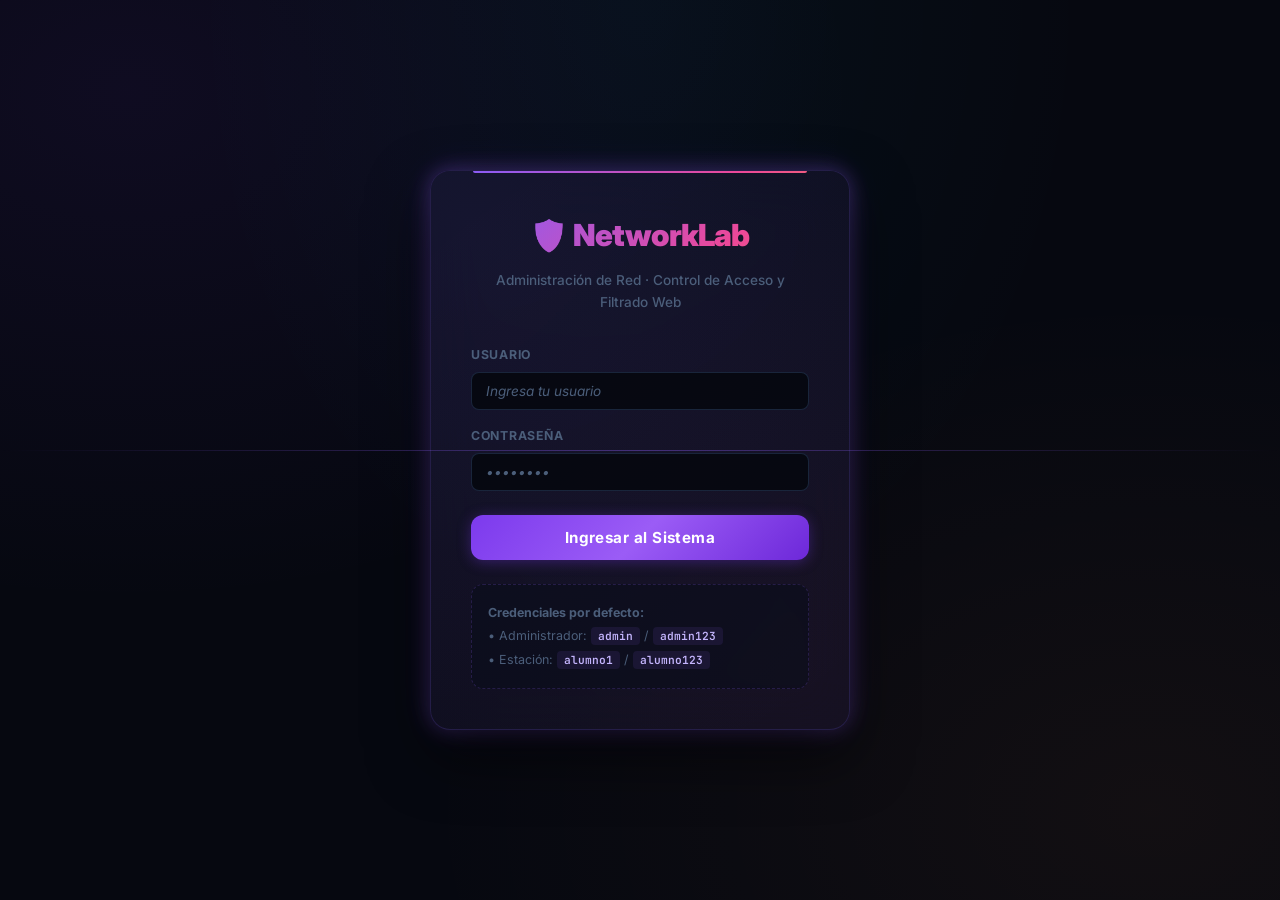
<file: frontend/login.html>
<!DOCTYPE html>
<html lang="es">

<head>
    <meta charset="UTF-8" />
    <meta name="viewport" content="width=device-width, initial-scale=1.0" />
    <title>NetworkLab — Iniciar Sesión</title>
    <meta name="description" content="Plataforma de administración de red y laboratorios. Control de acceso, tiempo de conexión y filtrado web." />
    <link rel="icon" type="image/svg+xml" href="favicon.svg" />
    <link rel="alternate icon" href="favicon.ico" />
    <link rel="apple-touch-icon" href="favicon.png" />
    <link rel="stylesheet" href="css/style.css?v=6.0" />
</head>

<body class="login-page">
<div id="page-loader" class="page-loader">
    <div class="loader-brand">🛡️ NetworkLab</div>
    <div class="loader-dots">
      <span></span><span></span><span></span><span></span>
    </div>
    <div class="loader-bar-wrap"><div class="loader-bar"></div></div>
    <div class="loader-text">Iniciando sistema de red...</div>
</div>
<script>
  window.addEventListener("load", function() {
    setTimeout(function() {
      var l = document.getElementById("page-loader");
      if (l) { l.classList.add("hidden"); setTimeout(function(){ l.remove(); }, 600); }
    }, 800);
  });
</script>
    <div class="login-card">
        <div class="login-header">
            <h1>🛡️ NetworkLab</h1>
            <p>Administración de Red · Control de Acceso y Filtrado Web</p>
        </div>

        <form id="form-login" class="login-form">
            <div class="form-group">
                <label for="input-usuario">Usuario</label>
                <input 
                    type="text" 
                    id="input-usuario" 
                    class="input-texto" 
                    placeholder="Ingresa tu usuario" 
                    required 
                    autocomplete="username"
                />
            </div>

            <div class="form-group">
                <label for="input-clave">Contraseña</label>
                <input 
                    type="password" 
                    id="input-clave" 
                    class="input-texto" 
                    placeholder="••••••••" 
                    required 
                    autocomplete="current-password"
                />
            </div>

            <p id="mensaje-error" style="color: var(--color-rojo); font-size: 0.85rem; margin: 4px 0 0; display: none; text-align: center;"></p>

            <button type="submit" id="btn-login" class="btn btn-primary btn-login">
                Ingresar al Sistema
            </button>
        </form>

        <div class="demo-credentials">
            <strong>Credenciales por defecto:</strong><br />
            • Administrador: <code>admin</code> / <code>admin123</code><br />
            • Estación: <code>alumno1</code> / <code>alumno123</code>
        </div>
    </div>

    <script src="js/login.js?v=6.0"></script>
</body>

</html>
</file>
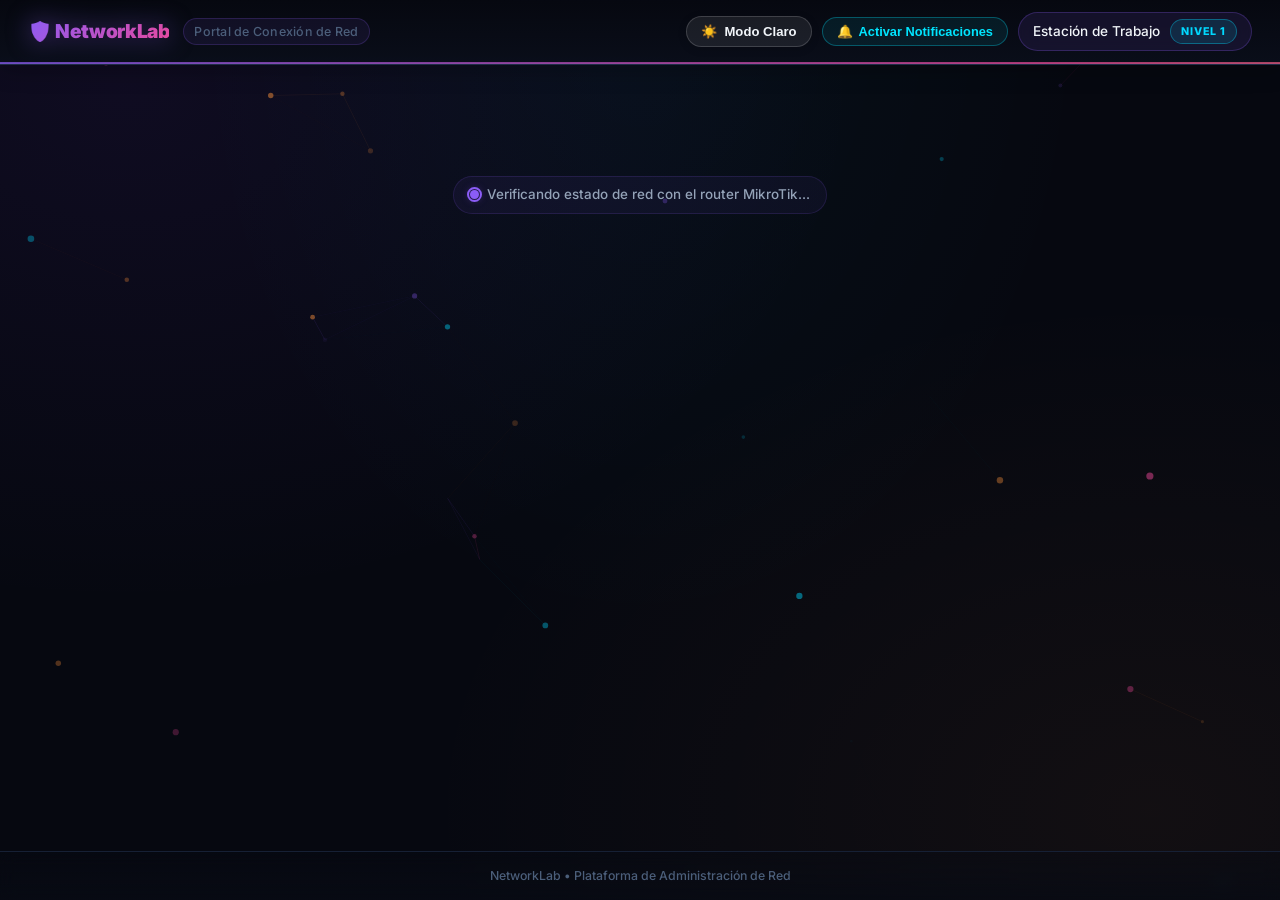
<file: frontend/portal.html>
<!DOCTYPE html>
<html lang="es">

<head>
    <meta charset="UTF-8" />
    <meta name="viewport" content="width=device-width, initial-scale=1.0, viewport-fit=cover" />
    <title>NetworkLab — Portal de Conexión</title>
    <meta name="description" content="Portal de conexión para estaciones de trabajo y dispositivos móviles. Estado de red, tiempo de sesión, comunicados y materiales de clase." />
    <link rel="icon" type="image/svg+xml" href="favicon.svg" />
    <link rel="alternate icon" href="favicon.ico" />
    <link rel="apple-touch-icon" href="favicon.png" />
    <link rel="stylesheet" href="css/style.css?v=7.0" />
</head>

<body>
<div id="page-loader" class="page-loader">
    <div class="loader-brand">🛡️ NetworkLab</div>
    <div class="loader-dots">
      <span></span><span></span><span></span><span></span>
    </div>
    <div class="loader-bar-wrap"><div class="loader-bar"></div></div>
    <div class="loader-text">Iniciando sistema de red...</div>
</div>
<script>
  window.addEventListener("load", function() {
    setTimeout(function() {
      var l = document.getElementById("page-loader");
      if (l) { l.classList.add("hidden"); setTimeout(function(){ l.remove(); }, 600); }
    }, 700);
  });
</script>

    <header>
        <div class="header-left">
            <h1 class="header-brand">🛡️ NetworkLab</h1>
            <span class="subtitle">Portal de Conexión de Red</span>
        </div>
        <div class="header-right" style="display: flex; align-items: center; gap: 10px; flex-wrap: wrap;">
            <button id="btn-toggle-theme" type="button" class="btn-theme-toggle" title="Cambiar a Modo Claro / Oscuro">
                <span id="theme-toggle-icon">☀️</span>
                <span id="theme-toggle-text">Modo Claro</span>
            </button>
            <button id="btn-activar-notificaciones" type="button" class="btn-notif-toggle" title="Activa avisos con sonido en este dispositivo">
                🔔 <span id="txt-btn-notif">Activar Notificaciones</span>
            </button>
            <div class="user-badge">
                <span id="txt-nombre-usuario">Estación de Trabajo</span>
                <span class="user-role-badge role-nivel1" id="badge-rol-usuario">NIVEL 1</span>
            </div>
            <button id="btn-logout" class="btn-logout" style="display: none;">Cerrar sesión</button>
        </div>
    </header>

    <main class="portal-page">
        <!-- Banner de Comunicados y Alertas en Red -->
        <div id="banner-comunicado-red" style="display: none; width: 100%; max-width: 800px; margin: 0 auto 20px; border-radius: 12px; padding: 16px 20px; transition: all 0.3s ease;">
            <div style="display: flex; align-items: flex-start; gap: 14px;">
                <span id="icono-comunicado" style="font-size: 1.8rem; line-height: 1;">📢</span>
                <div style="flex: 1;">
                    <div style="display: flex; align-items: center; gap: 10px; margin-bottom: 4px; flex-wrap: wrap;">
                        <h4 id="titulo-comunicado" class="banner-comunicado-titulo" style="margin: 0; font-size: 1.05rem; font-weight: 700;">Aviso de Red</h4>
                        <span id="badge-tipo-comunicado" class="badge" style="font-size: 0.72rem; background: rgba(0, 229, 255, 0.2); color: #00E5FF;">COMUNICADO</span>
                    </div>
                    <p id="texto-comunicado" class="banner-comunicado-texto" style="margin: 0; font-size: 0.92rem; line-height: 1.5;"></p>
                </div>
                <div style="display: flex; flex-direction: column; gap: 6px; align-items: flex-end;">
                    <button type="button" id="btn-marcar-leido" class="btn btn-marcar-leido">
                        ✓ Marcar como leído
                    </button>
                    <button type="button" id="btn-cerrar-comunicado" style="background: none; border: none; color: var(--color-texto-suave, #94A3B8); font-size: 0.75rem; cursor: pointer; text-decoration: underline;">
                        Ocultar por ahora
                    </button>
                </div>
            </div>
        </div>

        <!-- VISTA 0: Cargando inicial -->
        <div id="vista-cargando" style="text-align: center; padding: 60px 20px;">
            <div class="pulse-indicator">
                <span class="pulse-dot"></span> Verificando estado de red con el router MikroTik...
            </div>
        </div>

        <!-- VISTA 1: En espera de aprobación (SALA DE ESPERA / PORTAL CAUTIVO) -->
        <section id="vista-espera" class="portal-waiting-card" style="display: none;">
            <div class="waiting-icon-container">
                ⏳
            </div>
            <h2 style="font-size: 1.6rem; margin: 0 0 10px; color: #f8fafc; font-weight: 800;">
                Estación Conectada a la Red
            </h2>
            <p style="color: var(--color-texto-suave); font-size: 1.05rem; margin: 0 0 24px; line-height: 1.6;">
                Tu dispositivo se ha conectado a la red local del laboratorio.<br />
                <strong style="color: #00F0FF;">Esperando que el docente o administrador autorice tu acceso...</strong>
            </p>

            <div style="display: flex; justify-content: center; gap: 16px; flex-wrap: wrap; margin-bottom: 24px;">
                <div style="background: rgba(0, 240, 255, 0.04); border: 1px solid rgba(0, 240, 255, 0.18); padding: 12px 20px; border-radius: 10px;">
                    <small style="color: var(--color-texto-suave); display: block; font-size: 0.75rem; text-transform: uppercase; letter-spacing: 0.05em; font-weight: 600;">Dispositivo:</small>
                    <strong id="espera-equipo" style="color: #00F0FF; font-size: 0.95rem;">Detectando...</strong>
                </div>
                <div style="background: rgba(0, 240, 255, 0.04); border: 1px solid rgba(0, 240, 255, 0.18); padding: 12px 20px; border-radius: 10px;">
                    <small style="color: var(--color-texto-suave); display: block; font-size: 0.75rem; text-transform: uppercase; letter-spacing: 0.05em; font-weight: 600;">Dirección IP:</small>
                    <strong id="espera-ip" style="color: #38BDF8; font-size: 0.95rem;">—</strong>
                </div>
                <div style="background: rgba(245, 158, 11, 0.05); border: 1px solid rgba(245, 158, 11, 0.25); padding: 12px 20px; border-radius: 10px;">
                    <small style="color: var(--color-texto-suave); display: block; font-size: 0.75rem; text-transform: uppercase; letter-spacing: 0.05em; font-weight: 600;">Estado de Red:</small>
                    <span class="badge badge-pending">En espera de aprobación</span>
                </div>
            </div>

            <!-- TARJETA DE ASISTENCIA PARA CELULARES Y TABLETS -->
            <div style="background: rgba(37, 99, 235, 0.08); border: 1px solid rgba(56, 189, 248, 0.35); border-radius: 12px; padding: 18px; margin: 0 auto 24px; max-width: 560px; text-align: center;">
                <div style="font-size: 0.98rem; font-weight: 700; color: #38bdf8; margin-bottom: 6px;">📱 ¿Conectándote desde un Celular?</div>
                <p style="font-size: 0.85rem; color: #cbd5e1; margin: 0 0 14px; line-height: 1.5;">
                    Al autorizar tu conexión, Android o iOS pueden cerrar automáticamente esta mini-pantalla de inicio de sesión. Toca aquí para abrir el portal en <strong>Google Chrome</strong> y mantener tus archivos y avisos siempre accesibles:
                </p>
                <div style="display: flex; gap: 10px; justify-content: center; flex-wrap: wrap;">
                    <a id="btn-intent-espera" href="#" class="btn-chrome-intent">
                        🚀 Abrir en Google Chrome
                    </a>
                    <button type="button" id="btn-copiar-enlace-espera" class="btn" style="background: rgba(255,255,255,0.06); color: #f8fafc; border: 1px solid rgba(255,255,255,0.18); padding: 10px 16px; border-radius: 10px; font-size: 0.86rem; cursor: pointer;">
                        📋 Copiar Enlace
                    </button>
                </div>
            </div>

            <p style="font-size: 0.85rem; color: var(--color-texto-suave); max-width: 500px; margin: 0 auto 12px; line-height: 1.5;">
                No necesitas recargar esta página. En cuanto el docente autorice tu equipo desde el panel central, tu conexión a internet se activará automáticamente con el tiempo y velocidad asignados.
            </p>

            <div class="pulse-indicator">
                <span class="pulse-dot"></span> Sincronizando en tiempo real con el router...
            </div>
        </section>

        <!-- VISTA 2: Aprobado (CONEXIÓN ACTIVA CON TIMER Y POLÍTICAS) -->
        <div id="vista-activa" style="display: none;">
            <!-- Tarjeta Principal: Reloj y Tiempo de Conexión -->
            <section class="portal-hero-card">
                <p class="portal-user-greeting">¡Conexión Autorizada y Activa!</p>
                <div id="reloj-tiempo" class="portal-clock-display">--:--</div>
                <p id="subtexto-tiempo" style="color: var(--color-texto-suave); font-size: 0.95rem; margin: 0 0 16px;">
                    Calculando tiempo disponible...
                </p>
                <div id="banner-alerta" style="display: none; padding: 10px; border-radius: 8px; font-weight: 600; margin-bottom: 16px;"></div>

                <div style="display: flex; justify-content: center; gap: 20px; flex-wrap: wrap; font-size: 0.85rem; color: var(--color-texto-suave); border-top: 1px solid var(--color-borde); padding-top: 16px;">
                    <span>🖥️ <strong>Equipo:</strong> <span id="info-equipo">—</span></span>
                    <span>🌐 <strong>IP:</strong> <span id="info-ip">—</span></span>
                    <span>🟢 <strong>Estado:</strong> <span id="info-estado">Aprobado</span></span>
                </div>
            </section>

            <!-- Acceso rápido en celular si está en captive portal -->
            <div id="banner-celular-activo" style="display: flex; justify-content: space-between; align-items: center; background: rgba(37, 99, 235, 0.08); border: 1px solid rgba(56, 189, 248, 0.3); border-radius: 12px; padding: 12px 18px; margin-top: 16px; flex-wrap: wrap; gap: 10px;">
                <div style="font-size: 0.88rem; color: #e2e8f0; display: flex; align-items: center; gap: 8px;">
                    <span>💡</span>
                    <span><strong>Para comunicados y materiales en tu celular:</strong> Deja esta pestaña abierta o ábrela en tu navegador.</span>
                </div>
                <div style="display: flex; gap: 8px; align-items: center;">
                    <a id="btn-intent-activo" href="#" class="btn-chrome-intent" style="padding: 8px 16px; font-size: 0.85rem;">
                        🚀 Abrir en navegador
                    </a>
                    <button id="btn-cerrar-banner-celular" type="button" title="Ocultar este aviso" style="background: rgba(255, 255, 255, 0.08); border: 1px solid rgba(255, 255, 255, 0.15); color: #94a3b8; border-radius: 8px; width: 32px; height: 32px; cursor: pointer; display: flex; align-items: center; justify-content: center; font-size: 1rem; transition: all 0.2s;">
                        ✕
                    </button>
                </div>
            </div>

            <!-- Grilla de 2 Columnas: QoS y Filtro Web -->
            <div class="portal-grid-2" style="margin-top: 20px;">
                <!-- Tarjeta: Límite de Velocidad (QoS) -->
                <div class="portal-subcard">
                    <h3>⚡ Velocidad Asignada (QoS)</h3>
                    <p style="color: var(--color-texto-suave); font-size: 0.88rem; line-height: 1.5; margin: 0 0 16px;">
                        El administrador ha establecido la siguiente política de velocidad para esta estación:
                    </p>
                    <div style="margin-bottom: 16px;">
                        <span id="badge-velocidad-portal" class="badge badge-qos" style="font-size: 1rem; padding: 6px 14px;">
                            ⚡ Ilimitada
                        </span>
                    </div>
                    <p id="desc-velocidad" style="font-size: 0.82rem; color: var(--color-texto-suave); margin: 0;">
                        Dispones del ancho de banda estándar para tus actividades.
                    </p>
                </div>

                <!-- Tarjeta: Políticas de Filtrado Web (Lista Blanca) -->
                <div class="portal-subcard">
                    <div style="display: flex; justify-content: space-between; align-items: center; margin-bottom: 8px;">
                        <h3 style="margin: 0;">🛡️ Filtrado Web: Lista Blanca</h3>
                        <span class="badge" style="background: rgba(16, 185, 129, 0.15); color: #86EFAC; border: 1px solid rgba(16, 185, 129, 0.3); font-size: 0.72rem; padding: 2px 8px;">
                            🛡️ Solo Sitios Autorizados
                        </span>
                    </div>
                    <p style="color: var(--color-texto-suave); font-size: 0.88rem; line-height: 1.5; margin: 0 0 12px;">
                        Durante tu sesión rige la política de <strong>Lista Blanca Educativa</strong>. Solo puedes navegar en los siguientes dominios y plataformas autorizadas:
                    </p>
                    <div>
                        <strong style="font-size: 0.8rem; color: #86EFAC; text-transform: uppercase;">✅ Sitios y Plataformas Autorizadas:</strong>
                        <div id="lista-categorias-bloqueadas" class="domain-pill-list" style="margin-top: 6px;">
                            <span class="allowed-pill">Cargando sitios permitidos...</span>
                        </div>
                    </div>

                    <div style="margin-top: 14px; padding: 10px 12px; background: rgba(239, 68, 68, 0.06); border-radius: 8px; border: 1px solid rgba(239, 68, 68, 0.15);">
                        <strong style="font-size: 0.78rem; color: #FCA5A5; text-transform: uppercase; display: flex; align-items: center; gap: 6px;">
                            <span>🚫 Resto de Internet Restringido</span>
                        </strong>
                        <p style="font-size: 0.78rem; color: var(--color-texto-suave); margin: 4px 0 0; line-height: 1.4;">
                            Cualquier otro sitio no presente en la lista blanca anterior es rechazado automáticamente por las reglas de seguridad del firewall.
                        </p>
                    </div>
                </div>
            </div>

            <!-- Tarjeta: Materiales y Archivos del Laboratorio con Previsualizador -->
            <div class="portal-subcard" style="margin-top: 20px;">
                <div style="display: flex; justify-content: space-between; align-items: center; margin-bottom: 12px; flex-wrap: wrap; gap: 8px;">
                    <h3 style="margin: 0;">📁 Materiales y Archivos de la Sesión</h3>
                    <span id="contador-archivos-portal" class="badge" style="background: rgba(0, 229, 255, 0.1); color: #00E5FF; border: 1px solid rgba(0, 229, 255, 0.3);">
                        0 recursos disponibles
                    </span>
                </div>
                <p style="color: var(--color-texto-suave); font-size: 0.88rem; line-height: 1.5; margin: 0 0 16px;">
                    Previsualiza guías prácticas, fotos o documentos directamente en pantalla, o descárgalos localmente a alta velocidad desde la red del aula:
                </p>
                <div id="lista-archivos-portal" style="display: flex; flex-direction: column; gap: 10px;">
                    <span style="color: var(--color-texto-suave); font-size: 0.85rem;">Cargando archivos del laboratorio...</span>
                </div>
            </div>

            <!-- Tarjeta: Sala de Chat y Trabajo Colaborativo (Estilo Discord / Telegram) -->
            <div class="portal-subcard" style="margin-top: 20px;">
                <div style="display: flex; justify-content: space-between; align-items: center; margin-bottom: 14px; flex-wrap: wrap; gap: 10px;">
                    <div style="display: flex; align-items: center; gap: 10px;">
                        <span style="font-size: 1.5rem;">💬</span>
                        <div>
                            <h3 style="margin: 0; font-size: 1.15rem;">Sala de Chat y Trabajo Colaborativo</h3>
                            <span id="chat-subtitulo-modo" style="font-size: 0.8rem; color: var(--color-texto-suave);">
                                Conectando con tu equipo de trabajo...
                            </span>
                        </div>
                    </div>
                    <div style="display: flex; align-items: center; gap: 8px;">
                        <span id="badge-chat-mi-rol" class="badge" style="background: rgba(99, 102, 241, 0.15); color: #818cf8; border: 1px solid rgba(99, 102, 241, 0.3);">
                            Integrante
                        </span>
                        <span id="badge-chat-estado" class="badge badge-online">
                            🟢 En Vivo
                        </span>
                    </div>
                </div>

                <!-- Interfaz del Chat Estilo Discord / Telegram -->
                <div class="discord-chat-container">
                    <!-- Barra Lateral de Canales y Contactos -->
                    <div class="discord-sidebar">
                        <div class="discord-sidebar-section">
                            <span class="discord-section-title">CANALES DE EQUIPO</span>
                            <div id="lista-chat-canales" class="discord-channel-list">
                                <!-- Canales inyectados dinámicamente -->
                            </div>
                        </div>

                        <div class="discord-sidebar-section" style="margin-top: 14px;">
                            <span class="discord-section-title">INTEGRANTES DISPONIBLES</span>
                            <div id="lista-chat-contactos" class="discord-channel-list">
                                <!-- Contactos inyectados dinámicamente -->
                            </div>
                        </div>
                    </div>

                    <!-- Panel Principal de Mensajes -->
                    <div class="discord-main-chat">
                        <!-- Cabecera del Chat Activo -->
                        <div class="discord-chat-header">
                            <div style="display: flex; align-items: center; gap: 10px;">
                                <span id="chat-icono-activo" style="font-size: 1.2rem;">📢</span>
                                <div>
                                    <h4 id="chat-titulo-activo" style="margin: 0; font-size: 0.95rem; font-weight: 700;">Canal de Equipo</h4>
                                    <span id="chat-desc-activo" style="font-size: 0.76rem; color: var(--color-texto-suave);">Conversación grupal</span>
                                </div>
                            </div>
                            <button type="button" id="btn-refrescar-chat" class="btn btn-secondary" style="padding: 4px 10px; font-size: 0.75rem;" title="Actualizar mensajes">
                                🔄 Refrescar
                            </button>
                        </div>

                        <!-- Historial de Mensajes -->
                        <div id="chat-historial-mensajes" class="discord-messages-body">
                            <div style="text-align: center; padding: 40px 10px; color: var(--color-texto-suave);">
                                <div class="spinner" style="margin: 0 auto 10px;"></div>
                                <p>Cargando mensajes del canal...</p>
                            </div>
                        </div>

                        <!-- Barra de Envío de Mensaje -->
                        <form id="form-enviar-chat" class="discord-input-bar">
                            <input type="file" id="input-chat-archivo-adjunto" style="display: none;" />
                            
                            <button type="button" id="btn-adjuntar-archivo-chat" class="discord-btn-attach" title="Solo el líder puede compartir archivos con el grupo">
                                📎
                            </button>

                            <div id="badge-adjunto-preview" class="discord-attachment-preview" style="display: none;">
                                <span id="txt-nombre-adjunto-preview">archivo.pdf</span>
                                <button type="button" id="btn-remover-adjunto" title="Quitar archivo">&times;</button>
                            </div>

                            <input type="text" id="input-chat-texto" class="discord-input-text" placeholder="Escribe un mensaje para tu equipo..." autocomplete="off" />

                            <button type="submit" id="btn-enviar-mensaje-chat" class="btn btn-primary discord-btn-send">
                                🚀 Enviar
                            </button>
                        </form>
                    </div>
                </div>
            </div>
        </div>

        <!-- VISTA 3: Sesión Expirada o Rechazada -->
        <section id="vista-expirada" class="portal-expired-card" style="display: none;">
            <div class="expired-icon-container">
                🛑
            </div>
            <h2 style="font-size: 1.6rem; margin: 0 0 10px; color: #F87171; font-weight: 800;">
                Tiempo de Conexión Finalizado
            </h2>
            <p id="mensaje-expirado" style="color: var(--color-texto-suave); font-size: 1rem; margin: 0 0 20px; line-height: 1.5;">
                Tu tiempo de sesión asignado ha culminado y la salida a internet ha sido pausada por el router.
            </p>

            <div style="background: rgba(239, 68, 68, 0.08); border: 1px solid rgba(239, 68, 68, 0.25); border-radius: 10px; padding: 16px 20px; max-width: 480px; margin: 0 auto 20px; font-size: 0.9rem; color: #FCA5A5;">
                💡 <strong>¿Necesitas más tiempo?</strong> Solicita minutos adicionales al docente o administrador a cargo para continuar con tu práctica.
            </div>

            <div style="margin: 24px 0 20px;">
                <button id="btn-solicitar-reacceso" class="btn btn-primary" style="display: inline-flex; align-items: center; gap: 8px; font-size: 1rem; padding: 14px 28px; cursor: pointer; border-radius: 10px; box-shadow: 0 6px 20px rgba(124, 58, 237, 0.35);">
                    ✋ Solicitar Acceso / Nueva Sesión
                </button>
            </div>

            <div style="display: flex; justify-content: center; gap: 16px; font-size: 0.85rem; color: var(--color-texto-suave);">
                <span>🖥️ <strong id="expirado-equipo">—</strong></span>
                <span>🌐 <strong id="expirado-ip">—</strong></span>
            </div>
        </section>
    </main>

    <!-- MODAL VISOR INTERACTIVO DE ARCHIVOS (IMÁGENES, PDFS, CÓDIGO) -->
    <div id="modal-visor-archivo" class="modal-visor-backdrop">
        <div class="modal-visor-card">
            <div class="visor-header">
                <div class="visor-title-wrap">
                    <span id="visor-icono" class="visor-icon">📄</span>
                    <div>
                        <h3 id="visor-nombre" class="visor-filename">nombre_archivo</h3>
                        <span id="visor-meta" class="visor-meta">0 KB • Recurso</span>
                    </div>
                </div>
                <button id="btn-cerrar-visor" type="button" class="visor-close-btn" title="Cerrar">&times;</button>
            </div>
            <div id="visor-body" class="visor-body">
                <!-- Se inyecta la imagen, iframe o bloque de texto -->
            </div>
            <div class="visor-footer">
                <span id="visor-info-footer" style="font-size: 0.82rem; color: var(--text-muted);">Visualizador seguro de recursos de NetworkLab</span>
                <div style="display: flex; gap: 10px;">
                    <a id="visor-btn-descargar" href="#" class="btn" style="background: linear-gradient(135deg, #0284C7, #00E5FF); color: #0B0F19; font-weight: 700; padding: 8px 18px; border-radius: 8px; text-decoration: none; display: inline-flex; align-items: center; gap: 6px;">
                        ⬇️ Descargar
                    </a>
                    <button id="btn-cerrar-visor-2" type="button" class="btn" style="background: rgba(255,255,255,0.08); color: #f1f5f9; padding: 8px 16px; border-radius: 8px; border: 1px solid rgba(255,255,255,0.15); cursor: pointer;">
                        Cerrar
                    </button>
                </div>
            </div>
        </div>
    </div>

    <!-- MODAL EMERGENTE DE BIENVENIDA / HANDOFF CHROME AL SER APROBADO -->
    <div id="modal-aprobado-chrome" class="modal-visor-backdrop" style="z-index: 10001;">
        <div class="modal-visor-card" style="max-width: 520px; text-align: center; padding: 26px 20px;">
            <div style="font-size: 3.2rem; margin-bottom: 8px;">🎉</div>
            <h2 style="font-size: 1.5rem; color: #4ade80; margin: 0 0 10px; font-weight: 800;">¡Conexión Autorizada con Éxito!</h2>
            <p style="font-size: 0.92rem; color: #cbd5e1; line-height: 1.55; margin: 0 0 20px;">
                El docente ha habilitado tu acceso a internet. Para no perder el acceso a los comunicados de clase y materiales compartidos cuando esta mini-ventana se cierre, abre el portal en tu navegador:
            </p>
            <div style="display: flex; flex-direction: column; gap: 10px; margin-bottom: 12px;">
                <a id="btn-aprobado-chrome-intent" href="#" class="btn-chrome-intent" style="padding: 14px 22px; font-size: 1.05rem;">
                    🚀 Abrir en Google Chrome
                </a>
                <button type="button" id="btn-aprobado-continuar" class="btn" style="background: rgba(255,255,255,0.06); color: #94a3b8; border: 1px solid rgba(255,255,255,0.12); padding: 10px; border-radius: 10px; cursor: pointer;">
                    Continuar en esta ventana
                </button>
            </div>
        </div>
    </div>

    <footer>
        <span>NetworkLab • Plataforma de Administración de Red</span>
    </footer>

    <canvas id="network-canvas" aria-hidden="true"></canvas>

    <script src="js/pdf.min.js"></script>
    <script src="js/portal.js?v=7.1"></script>
    <script>
    (function() {
        const canvas = document.getElementById('network-canvas');
        if (!canvas) return;
        const ctx = canvas.getContext('2d');
        let W, H, nodes = [], animFrame;
        const COLORS = ['rgba(139,92,246,','rgba(236,72,153,','rgba(251,146,60,','rgba(0,217,255,'];
        const N = 35, DIST = 140, SPD = 0.2;
        function resize() { W = canvas.width = window.innerWidth; H = canvas.height = window.innerHeight; }
        function mk() { const c=COLORS[Math.floor(Math.random()*COLORS.length)]; return {x:Math.random()*W,y:Math.random()*H,vx:(Math.random()-.5)*SPD,vy:(Math.random()-.5)*SPD,r:1.5+Math.random()*1.5,color:c,p:Math.random()*Math.PI*2,ps:.015+Math.random()*.015}; }
        function init() { resize(); nodes = Array.from({length:N},mk); }
        function draw() {
            ctx.clearRect(0,0,W,H);
            for(let i=0;i<nodes.length;i++){for(let j=i+1;j<nodes.length;j++){const dx=nodes[i].x-nodes[j].x,dy=nodes[i].y-nodes[j].y,d=Math.sqrt(dx*dx+dy*dy);if(d<DIST){ctx.beginPath();ctx.moveTo(nodes[i].x,nodes[i].y);ctx.lineTo(nodes[j].x,nodes[j].y);ctx.strokeStyle=nodes[i].color+(1-d/DIST)*.3+')';ctx.lineWidth=.7;ctx.stroke();}}}
            nodes.forEach(n=>{n.p+=n.ps;const a=.4+.5*Math.sin(n.p);ctx.beginPath();ctx.arc(n.x,n.y,n.r*(1+.3*Math.sin(n.p)),0,Math.PI*2);ctx.fillStyle=n.color+a+')';ctx.fill();n.x+=n.vx;n.y+=n.vy;if(n.x<-10||n.x>W+10)n.vx*=-1;if(n.y<-10||n.y>H+10)n.vy*=-1;});
            animFrame = requestAnimationFrame(draw);
        }
        init(); draw();
        window.addEventListener('resize',()=>resize());
        document.addEventListener('visibilitychange',()=>{if(document.hidden)cancelAnimationFrame(animFrame);else draw();});
    })();
    </script>
</body>

</html>
</file>
<file: frontend/css/style.css>
/* ============================================================
   NetworkLab — Design System Premium v5.0
   Tema: Violeta Neón + Atardecer de Red (Sunset Network)
   Glassmorphism · Micro-animaciones · Identidad de Red
   ============================================================ */

@import url('https://fonts.googleapis.com/css2?family=Inter:wght@300;400;500;600;700;800;900&family=JetBrains+Mono:wght@400;500;600&display=swap');

/* ============================================================
   VARIABLES DEL SISTEMA DE DISEÑO
   ============================================================ */
:root {
    /* ── Fondos ── */
    --bg-base:          #080B14;
    --bg-surface:       #0D1121;
    --bg-panel:         #111827;
    --bg-glass:         rgba(17, 24, 39, 0.7);
    --bg-input:         #0A0E1C;
    --bg-overlay:       rgba(8, 11, 20, 0.88);

    /* ── Bordes ── */
    --border-base:      #1E2D47;
    --border-subtle:    #162035;

    /* ── Texto ── */
    --text-primary:     #F1F5F9;
    --text-secondary:   #94A3B8;
    --text-muted:       #4B5E7A;
    --text-inverse:     #080B14;
    --font-mono:        'JetBrains Mono', 'Courier New', monospace;

    /* ── Paleta Violeta (Principal) ── */
    --violet-300:       #C4B5FD;
    --violet-400:       #A78BFA;
    --violet-500:       #8B5CF6;
    --violet-600:       #7C3AED;
    --violet-700:       #6D28D9;
    --violet-neon:      #BF5FFF;
    --violet-subtle:    rgba(139, 92, 246, 0.12);

    /* ── Paleta Atardecer / Sunset ── */
    --sunset-red:       #F43F5E;
    --sunset-orange:    #FB923C;
    --sunset-amber:     #F59E0B;
    --sunset-gold:      #FBBF24;
    --sunset-magenta:   #EC4899;
    --sunset-peach:     #FCA5A5;

    /* ── Paleta Red / Conectividad ── */
    --net-cyan:         #00D9FF;
    --net-blue:         #3B82F6;
    --net-teal:         #14B8A6;
    --net-green:        #22C55E;

    /* ── Estados ── */
    --state-success:    #10B981;
    --state-warning:    #F59E0B;
    --state-danger:     #EF4444;

    /* ── Gradientes ── */
    --grad-brand:       linear-gradient(135deg, #8B5CF6 0%, #EC4899 40%, #FB923C 80%, #F59E0B 100%);
    --grad-brand-v:     linear-gradient(135deg, #7C3AED 0%, #BF5FFF 50%, #8B5CF6 100%);
    --grad-btn-primary: linear-gradient(135deg, #7C3AED 0%, #9B5CF6 50%, #6D28D9 100%);
    --grad-btn-hover:   linear-gradient(135deg, #6D28D9 0%, #8B5CF6 100%);
    --grad-btn-approve: linear-gradient(135deg, #059669 0%, #10B981 100%);
    --grad-btn-approve-h: linear-gradient(135deg, #047857 0%, #34D399 100%);
    --grad-btn-danger:  linear-gradient(135deg, #BE123C 0%, #F43F5E 50%, #FB7185 100%);
    --grad-btn-danger-h: linear-gradient(135deg, #9F1239 0%, #F43F5E 100%);
    --grad-btn-time:    linear-gradient(135deg, #D97706 0%, #F59E0B 50%, #FBBF24 100%);
    --grad-btn-time-h:  linear-gradient(135deg, #B45309 0%, #F59E0B 100%);
    --grad-header:      linear-gradient(180deg, rgba(8,11,20,0.98) 0%, rgba(13,17,33,0.95) 100%);
    --grad-portal-hero: linear-gradient(135deg, rgba(124,58,237,0.18) 0%, rgba(236,72,153,0.08) 50%, rgba(251,146,60,0.06) 100%);

    /* ── Sombras y resplandores ── */
    --shadow-base:      0 4px 16px rgba(0, 0, 0, 0.4);
    --shadow-lg:        0 10px 40px rgba(0, 0, 0, 0.5);
    --shadow-xl:        0 25px 60px rgba(0, 0, 0, 0.6);
    --glow-violet:      0 0 20px rgba(139, 92, 246, 0.35), 0 0 40px rgba(139, 92, 246, 0.12);
    --glow-sunset:      0 0 20px rgba(251, 146, 60, 0.3), 0 0 40px rgba(244, 63, 94, 0.1);
    --glow-cyan:        0 0 20px rgba(0, 217, 255, 0.3), 0 0 40px rgba(0, 217, 255, 0.1);
    --glow-green:       0 0 16px rgba(34, 197, 94, 0.3);

    /* ── Radio y transiciones ── */
    --radius-sm:        8px;
    --radius-md:        12px;
    --radius-lg:        16px;
    --radius-xl:        20px;
    --radius-full:      9999px;
    --transition-fast:  all 0.18s cubic-bezier(0.4, 0, 0.2, 1);
    --transition-med:   all 0.28s cubic-bezier(0.4, 0, 0.2, 1);
}

/* ============================================================
   RESET Y BASE
   ============================================================ */
*, *::before, *::after {
    box-sizing: border-box;
    margin: 0;
    padding: 0;
}

html { scroll-behavior: smooth; }

body {
    font-family: 'Inter', -apple-system, BlinkMacSystemFont, 'Segoe UI', sans-serif;
    background: var(--bg-base);
    color: var(--text-primary);
    min-height: 100vh;
    display: flex;
    flex-direction: column;
    line-height: 1.6;
    background-image:
        radial-gradient(circle at 15% 20%, rgba(124, 58, 237, 0.06) 0%, transparent 50%),
        radial-gradient(circle at 85% 80%, rgba(251, 146, 60, 0.04) 0%, transparent 50%),
        radial-gradient(circle at 50% 50%, rgba(0, 217, 255, 0.02) 0%, transparent 70%);
    background-attachment: fixed;
}

/* Scrollbar violeta */
::-webkit-scrollbar { width: 5px; height: 5px; }
::-webkit-scrollbar-track { background: var(--bg-surface); }
::-webkit-scrollbar-thumb {
    background: linear-gradient(180deg, var(--violet-600), var(--violet-700));
    border-radius: 10px;
}
::-webkit-scrollbar-thumb:hover {
    background: linear-gradient(180deg, var(--violet-500), var(--violet-600));
}

::selection {
    background: rgba(139, 92, 246, 0.35);
    color: var(--text-primary);
}

/* ============================================================
   ANIMACIONES
   ============================================================ */
@keyframes fadeIn {
    from { opacity: 0; transform: translateY(8px); }
    to   { opacity: 1; transform: translateY(0); }
}

@keyframes fadeInScale {
    from { opacity: 0; transform: scale(0.96); }
    to   { opacity: 1; transform: scale(1); }
}

@keyframes pulse {
    0%, 100% { opacity: 1; }
    50%       { opacity: 0.45; }
}

@keyframes pulseDot {
    0%, 100% { transform: scale(0.7); opacity: 0.5; }
    50%       { transform: scale(1.3); opacity: 1; }
}

@keyframes radarRipple {
    0%   { box-shadow: 0 0 0 0 rgba(139, 92, 246, 0.5); }
    70%  { box-shadow: 0 0 0 22px rgba(139, 92, 246, 0); }
    100% { box-shadow: 0 0 0 0 rgba(139, 92, 246, 0); }
}

@keyframes shimmer {
    0%   { background-position: -200% center; }
    100% { background-position: 200% center; }
}

@keyframes floatUp {
    0%, 100% { transform: translateY(0); }
    50%       { transform: translateY(-3px); }
}

@keyframes networkPulse {
    0%, 100% { opacity: 0.4; transform: scale(1); }
    50%       { opacity: 1; transform: scale(1.05); }
}

@keyframes borderFlow {
    0%   { background-position: 0% 50%; }
    50%  { background-position: 100% 50%; }
    100% { background-position: 0% 50%; }
}

/* ============================================================
   HEADER — Glassmorphism
   ============================================================ */
header {
    padding: 0 28px;
    height: 64px;
    background: var(--grad-header);
    backdrop-filter: blur(24px);
    -webkit-backdrop-filter: blur(24px);
    border-bottom: 1px solid var(--border-base);
    display: flex;
    justify-content: space-between;
    align-items: center;
    position: sticky;
    top: 0;
    z-index: 9999 !important;
    box-shadow: 0 1px 0 0 var(--border-base), 0 4px 24px rgba(0,0,0,0.3);
}

header::after {
    content: '';
    position: absolute;
    bottom: -1px;
    left: 0;
    width: 100%;
    height: 2px;
    background: var(--grad-brand);
    background-size: 200% 200%;
    animation: borderFlow 6s ease infinite;
    opacity: 0.7;
}

.header-left {
    display: flex;
    align-items: center;
    gap: 14px;
}

.header-brand {
    font-size: 1.2rem;
    font-weight: 900;
    background: var(--grad-brand);
    -webkit-background-clip: text;
    -webkit-text-fill-color: transparent;
    background-clip: text;
    margin: 0;
    display: flex;
    align-items: center;
    gap: 8px;
    letter-spacing: -0.02em;
    animation: floatUp 4s ease-in-out infinite;
}

.subtitle {
    font-size: 0.78rem;
    color: var(--text-muted);
    font-weight: 500;
    letter-spacing: 0.02em;
    padding: 3px 10px;
    background: rgba(139, 92, 246, 0.08);
    border: 1px solid rgba(139, 92, 246, 0.2);
    border-radius: var(--radius-full);
}

.header-right {
    display: flex;
    align-items: center;
    gap: 12px;
}

.user-badge {
    display: flex;
    align-items: center;
    gap: 10px;
    background: rgba(139, 92, 246, 0.1);
    border: 1px solid rgba(139, 92, 246, 0.25);
    padding: 6px 14px;
    border-radius: var(--radius-full);
    font-size: 0.85rem;
    font-weight: 500;
    backdrop-filter: blur(8px);
    transition: var(--transition-fast);
}

.user-badge:hover {
    background: rgba(139, 92, 246, 0.18);
    border-color: rgba(139, 92, 246, 0.45);
}

.user-role-badge {
    padding: 3px 10px;
    border-radius: var(--radius-full);
    font-size: 0.67rem;
    font-weight: 800;
    text-transform: uppercase;
    letter-spacing: 0.08em;
}

.role-admin {
    background: linear-gradient(135deg, rgba(245,158,11,0.2), rgba(251,146,60,0.15));
    color: #FBBF24;
    border: 1px solid rgba(245, 158, 11, 0.45);
    box-shadow: 0 0 10px rgba(245, 158, 11, 0.15);
}

.role-nivel1, .role-alumno {
    background: rgba(0, 217, 255, 0.12);
    color: #00D9FF;
    border: 1px solid rgba(0, 217, 255, 0.35);
}

.role-nivel2 {
    background: rgba(139, 92, 246, 0.15);
    color: var(--violet-300);
    border: 1px solid rgba(139, 92, 246, 0.35);
}

.btn-logout {
    background: transparent;
    border: 1px solid var(--border-base);
    color: var(--text-secondary);
    padding: 7px 16px;
    border-radius: var(--radius-sm);
    font-size: 0.82rem;
    font-weight: 600;
    cursor: pointer;
    transition: var(--transition-fast);
    font-family: inherit;
}

.btn-logout:hover {
    background: rgba(244, 63, 94, 0.1);
    border-color: rgba(244, 63, 94, 0.5);
    color: #FB7185;
    transform: translateY(-1px);
}

/* ============================================================
   NAVEGACIÓN POR PESTAÑAS (TABS) Y MENÚ RÁPIDO
   ============================================================ */
.tabs-bar-container {
    display: flex;
    align-items: center;
    position: relative;
    z-index: 10;
    padding: 7px 18px;
    background: rgba(13, 17, 34, 0.95);
    border-bottom: 1px solid rgba(46, 56, 85, 0.7);
    box-shadow: 0 2px 8px rgba(0, 0, 0, 0.15);
    gap: 8px;
    width: 100%;
    box-sizing: border-box;
}

.tabs-nav {
    display: flex;
    align-items: center;
    gap: 6px;
    flex: 1 1 auto;
    overflow-x: auto;
    overflow-y: hidden;
    scroll-behavior: smooth;
    scrollbar-width: thin;
    scrollbar-color: rgba(139, 92, 246, 0.3) transparent;
    padding: 2px 4px;
    -webkit-overflow-scrolling: touch;
}

.tabs-nav::-webkit-scrollbar {
    height: 3px;
}

.tabs-nav::-webkit-scrollbar-thumb {
    background: rgba(139, 92, 246, 0.3);
    border-radius: 4px;
}

.tab-btn {
    display: inline-flex;
    align-items: center;
    gap: 8px;
    padding: 7px 13px;
    font-size: 0.86rem;
    font-weight: 600;
    font-family: inherit;
    cursor: pointer;
    border-radius: 9px;
    border: 1px solid rgba(255, 255, 255, 0.08);
    background: rgba(255, 255, 255, 0.04);
    color: var(--text-secondary);
    white-space: nowrap !important;
    flex-shrink: 0 !important;
    overflow: visible !important;
    transition: all 0.2s cubic-bezier(0.4, 0, 0.2, 1);
    user-select: none;
    position: relative;
}

.tab-icon-badge {
    display: inline-flex;
    align-items: center;
    justify-content: center;
    width: 25px;
    height: 25px;
    border-radius: 6px;
    background: rgba(255, 255, 255, 0.08);
    font-size: 0.95rem;
    line-height: 1;
    border: 1px solid rgba(255, 255, 255, 0.1);
    transition: transform 0.2s ease;
}

.tab-label {
    display: inline-block;
    letter-spacing: -0.01em;
}

.tab-btn:hover {
    color: #FFFFFF;
    background: rgba(139, 92, 246, 0.16);
    border-color: rgba(139, 92, 246, 0.35);
    transform: translateY(-1px);
}

.tab-btn:hover .tab-icon-badge {
    transform: scale(1.1);
}

/* Tab Activa (Estilo Moderno Pill con Alto Contraste) */
.tab-btn.active {
    background: linear-gradient(135deg, #6366F1 0%, #8B5CF6 100%) !important;
    border-color: #4F46E5 !important;
    color: #FFFFFF !important;
    font-weight: 700 !important;
    box-shadow: 0 4px 14px rgba(99, 102, 241, 0.4) !important;
    transform: translateY(-1px);
}

.tab-btn.active .tab-icon-badge {
    background: rgba(255, 255, 255, 0.22) !important;
    border-color: rgba(255, 255, 255, 0.35) !important;
    transform: scale(1.05);
}

.tab-btn.active .tab-label {
    color: #FFFFFF !important;
    text-shadow: 0 1px 2px rgba(0, 0, 0, 0.25);
}

/* Botones de Desplazamiento Lateral */
.tabs-scroll-btn {
    display: inline-flex;
    align-items: center;
    justify-content: center;
    width: 30px;
    height: 30px;
    border-radius: 8px;
    background: rgba(255, 255, 255, 0.06);
    border: 1px solid rgba(255, 255, 255, 0.1);
    color: var(--text-secondary);
    cursor: pointer;
    flex-shrink: 0;
    transition: all 0.2s ease;
}

.tabs-scroll-btn:hover {
    background: rgba(139, 92, 246, 0.2);
    border-color: rgba(139, 92, 246, 0.4);
    color: #FFFFFF;
    transform: scale(1.05);
}

/* Dropdown Selector Rápido */
.tabs-dropdown-wrapper {
    flex-shrink: 0;
    margin-left: 6px;
}

.tabs-dropdown-box {
    display: flex;
    align-items: center;
    position: relative;
    background: rgba(15, 23, 42, 0.8);
    border: 1.5px solid rgba(139, 92, 246, 0.35);
    border-radius: 9px;
    padding: 0 8px 0 10px;
    transition: all 0.2s ease;
}

.tabs-dropdown-box:hover,
.tabs-dropdown-box:focus-within {
    border-color: #8B5CF6;
    box-shadow: 0 0 0 3px rgba(139, 92, 246, 0.2);
}

.tabs-dropdown-icon {
    font-size: 0.95rem;
    margin-right: 6px;
    opacity: 0.9;
}

.tabs-dropdown-select {
    appearance: none;
    -webkit-appearance: none;
    background: transparent;
    border: none;
    outline: none;
    color: #F8FAFC;
    font-size: 0.84rem;
    font-weight: 600;
    font-family: inherit;
    padding: 7px 24px 7px 4px;
    cursor: pointer;
}

.tabs-dropdown-select option {
    background: #0F172A;
    color: #F8FAFC;
    padding: 6px;
}

.tabs-dropdown-arrow {
    position: absolute;
    right: 9px;
    font-size: 0.72rem;
    color: var(--text-muted);
    pointer-events: none;
    transition: transform 0.2s ease;
}

.tabs-dropdown-box:focus-within .tabs-dropdown-arrow {
    transform: rotate(180deg);
}

/* ============================================================
   NUEVO MENÚ DE USUARIO DESPLEGABLE (TOPBAR)
   ============================================================ */
.user-menu-dropdown-wrap {
    position: relative;
    display: inline-block;
}

.btn-user-dropdown-toggle {
    display: inline-flex;
    align-items: center;
    gap: 9px;
    background: rgba(139, 92, 246, 0.12);
    border: 1px solid rgba(139, 92, 246, 0.3);
    padding: 6px 14px;
    border-radius: var(--radius-full);
    font-size: 0.85rem;
    font-weight: 600;
    font-family: inherit;
    color: var(--text-primary);
    cursor: pointer;
    backdrop-filter: blur(8px);
    transition: all 0.2s cubic-bezier(0.4, 0, 0.2, 1);
    user-select: none;
}

.btn-user-dropdown-toggle:hover {
    background: rgba(139, 92, 246, 0.22);
    border-color: rgba(139, 92, 246, 0.55);
    box-shadow: 0 4px 14px rgba(139, 92, 246, 0.2);
    transform: translateY(-1px);
}

.user-avatar-icon {
    font-size: 1rem;
    line-height: 1;
}

.user-name-text {
    font-weight: 700;
    color: #F8FAFC;
    letter-spacing: -0.01em;
}

.user-dropdown-arrow {
    font-size: 0.72rem;
    color: var(--text-muted);
    transition: transform 0.25s ease;
    margin-left: 2px;
}

.user-menu-dropdown-wrap.open .user-dropdown-arrow {
    transform: rotate(180deg);
}

.user-dropdown-panel {
    position: absolute;
    top: calc(100% + 10px);
    right: 0;
    min-width: 250px;
    background: #0F172A;
    border: 1.5px solid rgba(139, 92, 246, 0.45);
    border-radius: 14px;
    box-shadow: 0 20px 48px rgba(0, 0, 0, 0.75), 0 0 25px rgba(99, 102, 241, 0.25);
    padding: 8px;
    display: none;
    flex-direction: column;
    gap: 3px;
    z-index: 9999;
    animation: fadeInScale 0.18s cubic-bezier(0.16, 1, 0.3, 1) forwards;
}

.user-dropdown-panel.show {
    display: flex;
}

.user-dropdown-header {
    padding: 8px 10px 6px;
    display: flex;
    flex-direction: column;
    gap: 2px;
}

.udh-name {
    font-size: 0.86rem;
    font-weight: 800;
    color: #F8FAFC;
    letter-spacing: -0.01em;
}

.udh-role {
    font-size: 0.72rem;
    color: #94A3B8;
    font-weight: 500;
}

.user-dropdown-divider {
    height: 1px;
    background: rgba(255, 255, 255, 0.08);
    margin: 4px 0;
}

.user-dropdown-item {
    display: flex;
    align-items: center;
    gap: 10px;
    padding: 9px 12px;
    border-radius: 9px;
    border: none;
    background: transparent;
    color: #E2E8F0;
    font-size: 0.84rem;
    font-weight: 600;
    font-family: inherit;
    text-decoration: none;
    cursor: pointer;
    transition: all 0.16s ease;
    width: 100%;
    box-sizing: border-box;
    text-align: left;
}

.user-dropdown-item .ud-icon {
    font-size: 1.05rem;
    display: inline-flex;
    align-items: center;
    justify-content: center;
    width: 22px;
}

.user-dropdown-item:hover {
    background: rgba(139, 92, 246, 0.18);
    color: #FFFFFF;
    transform: translateX(2px);
}

.user-dropdown-item.logout-item {
    color: #FDA4AF;
}

.user-dropdown-item.logout-item:hover {
    background: rgba(244, 63, 94, 0.2) !important;
    color: #FB7185 !important;
}

/* ============================================================
   NUEVA BARRA COMPACTA DE MÓDULOS (MENÚ HAMBURGUESA / DROPDOWN)
   ============================================================ */
.modules-compact-bar {
    display: flex;
    align-items: center;
    justify-content: space-between;
    padding: 9px 24px;
    background: rgba(13, 17, 34, 0.95);
    backdrop-filter: blur(16px);
    -webkit-backdrop-filter: blur(16px);
    border-bottom: 1px solid rgba(46, 56, 85, 0.7);
    box-shadow: 0 4px 16px rgba(0, 0, 0, 0.25);
    position: relative;
    z-index: 85;
    gap: 16px;
    box-sizing: border-box;
}

.modules-menu-wrap {
    position: relative;
}

.btn-modules-toggle {
    display: inline-flex;
    align-items: center;
    gap: 10px;
    padding: 8px 16px;
    border-radius: 10px;
    background: linear-gradient(135deg, rgba(99, 102, 241, 0.22) 0%, rgba(139, 92, 246, 0.22) 100%);
    border: 1.5px solid rgba(139, 92, 246, 0.45);
    color: #FFFFFF;
    font-size: 0.88rem;
    font-weight: 700;
    font-family: inherit;
    cursor: pointer;
    transition: all 0.2s cubic-bezier(0.4, 0, 0.2, 1);
    box-shadow: 0 2px 10px rgba(99, 102, 241, 0.2);
    user-select: none;
}

.btn-modules-toggle:hover {
    background: linear-gradient(135deg, rgba(99, 102, 241, 0.38) 0%, rgba(139, 92, 246, 0.38) 100%);
    border-color: rgba(139, 92, 246, 0.75);
    box-shadow: 0 4px 16px rgba(99, 102, 241, 0.35);
    transform: translateY(-1px);
}

.hamburger-icon {
    display: flex;
    flex-direction: column;
    justify-content: space-between;
    width: 17px;
    height: 13px;
}

.hamburger-icon span {
    display: block;
    height: 2px;
    width: 100%;
    background: #FFFFFF;
    border-radius: 2px;
    transition: all 0.2s ease;
}

.btn-modules-toggle:hover .hamburger-icon span:nth-child(2) {
    transform: scaleX(0.7);
}

.btn-modules-title {
    letter-spacing: -0.01em;
}

.modules-count-badge {
    background: #6366F1;
    color: #FFFFFF;
    font-size: 0.7rem;
    font-weight: 800;
    padding: 2px 7px;
    border-radius: 99px;
    line-height: 1.2;
    box-shadow: 0 0 8px rgba(99, 102, 241, 0.5);
}

.modules-arrow {
    font-size: 0.72rem;
    color: rgba(255, 255, 255, 0.7);
    transition: transform 0.25s ease;
}

.modules-menu-wrap.open .modules-arrow {
    transform: rotate(180deg);
}

/* Panel Desplegable de los 9 Módulos */
.modules-dropdown-panel {
    position: absolute;
    top: calc(100% + 8px);
    left: 0;
    width: 380px;
    max-height: 82vh;
    overflow-y: auto;
    background: rgba(15, 23, 42, 0.98);
    backdrop-filter: blur(24px);
    -webkit-backdrop-filter: blur(24px);
    border: 1.5px solid rgba(139, 92, 246, 0.4);
    border-radius: 16px;
    box-shadow: 0 20px 48px rgba(0, 0, 0, 0.65), 0 0 30px rgba(99, 102, 241, 0.2);
    padding: 12px;
    display: none;
    flex-direction: column;
    gap: 8px;
    z-index: 1000;
    animation: fadeInScale 0.2s cubic-bezier(0.16, 1, 0.3, 1) forwards;
}

.modules-dropdown-panel.show {
    display: flex;
}

.modules-panel-header {
    display: flex;
    align-items: center;
    justify-content: space-between;
    padding: 6px 8px 10px;
    border-bottom: 1px solid rgba(255, 255, 255, 0.08);
    font-size: 0.8rem;
    font-weight: 800;
    text-transform: uppercase;
    letter-spacing: 0.06em;
    color: #94A3B8;
}

.btn-close-modules {
    background: rgba(255, 255, 255, 0.08);
    border: 1px solid rgba(255, 255, 255, 0.12);
    color: var(--text-muted);
    width: 24px;
    height: 24px;
    border-radius: 6px;
    font-size: 0.75rem;
    cursor: pointer;
    display: flex;
    align-items: center;
    justify-content: center;
    transition: all 0.15s ease;
}

.btn-close-modules:hover {
    background: rgba(244, 63, 94, 0.2);
    border-color: rgba(244, 63, 94, 0.5);
    color: #FB7185;
}

.modules-grid-list {
    display: flex;
    flex-direction: column;
    gap: 6px;
}

.modules-grid-list .tab-btn {
    display: flex;
    align-items: center;
    gap: 12px;
    padding: 10px 14px;
    border-radius: 11px;
    background: rgba(255, 255, 255, 0.03);
    border: 1px solid rgba(255, 255, 255, 0.06);
    color: var(--text-secondary);
    text-align: left;
    width: 100%;
    box-sizing: border-box;
    cursor: pointer;
    transition: all 0.18s cubic-bezier(0.4, 0, 0.2, 1);
}

.modules-grid-list .tab-btn:hover {
    background: rgba(139, 92, 246, 0.16);
    border-color: rgba(139, 92, 246, 0.4);
    color: #FFFFFF;
    transform: translateX(3px);
}

.modules-grid-list .tab-btn.active {
    background: linear-gradient(135deg, rgba(99, 102, 241, 0.28) 0%, rgba(139, 92, 246, 0.28) 100%) !important;
    border-color: #6366F1 !important;
    color: #FFFFFF !important;
    box-shadow: 0 4px 14px rgba(99, 102, 241, 0.3) !important;
    transform: translateX(3px);
}

.modules-grid-list .tab-btn .tab-icon-badge {
    width: 34px;
    height: 34px;
    border-radius: 8px;
    background: rgba(255, 255, 255, 0.07);
    border: 1px solid rgba(255, 255, 255, 0.12);
    font-size: 1.15rem;
    flex-shrink: 0;
}

.module-btn-info {
    display: flex;
    flex-direction: column;
    gap: 2px;
    flex: 1;
    min-width: 0;
}

.modules-grid-list .tab-label {
    font-size: 0.88rem;
    font-weight: 700;
    color: #F8FAFC;
    letter-spacing: -0.01em;
}

.modules-grid-list .tab-btn.active .tab-label {
    color: #FFFFFF !important;
}

.tab-desc {
    font-size: 0.72rem;
    color: #94A3B8;
    font-weight: 400;
    line-height: 1.25;
    white-space: normal;
}

.modules-grid-list .tab-btn.active .tab-desc {
    color: #C7D2FE;
}

/* Indicador Destacado de Módulo Actual */
.current-module-display {
    display: flex;
    align-items: center;
    gap: 12px;
    padding: 6px 16px;
    background: rgba(255, 255, 255, 0.04);
    border: 1px solid rgba(255, 255, 255, 0.09);
    border-radius: 12px;
    backdrop-filter: blur(8px);
}

.cmd-icon {
    font-size: 1.35rem;
    line-height: 1;
}

.cmd-text {
    display: flex;
    flex-direction: column;
    gap: 1px;
}

.cmd-tag {
    font-size: 0.65rem;
    font-weight: 800;
    color: #A78BFA;
    text-transform: uppercase;
    letter-spacing: 0.08em;
}

.cmd-title {
    font-size: 0.94rem;
    font-weight: 700;
    color: #FFFFFF;
    letter-spacing: -0.01em;
}

/* Selector Compacto a la Derecha */
.quick-select-compact-wrap {
    flex-shrink: 0;
}

.compact-tab-select {
    background: rgba(15, 23, 42, 0.85);
    border: 1.5px solid rgba(139, 92, 246, 0.4);
    border-radius: 10px;
    color: #F8FAFC;
    font-size: 0.84rem;
    font-weight: 600;
    font-family: inherit;
    padding: 7px 12px;
    cursor: pointer;
    outline: none;
    transition: all 0.2s ease;
}

.compact-tab-select:hover,
.compact-tab-select:focus {
    border-color: #8B5CF6;
    box-shadow: 0 0 0 3px rgba(139, 92, 246, 0.2);
}

.compact-tab-select option {
    background: #0F172A;
    color: #F8FAFC;
    padding: 6px;
}

/* ============================================================
   LAYOUT
   ============================================================ */
main {
    padding: 24px 28px;
    display: flex;
    flex-direction: column;
    gap: 22px;
    flex: 1;
}

.tab-content {
    display: none;
    flex-direction: column;
    gap: 22px;
}

.tab-content.active {
    display: flex;
    animation: fadeIn 0.3s ease;
}

/* ============================================================
   PANELES
   ============================================================ */
.panel {
    background: var(--bg-glass);
    border: 1px solid var(--border-base);
    border-radius: var(--radius-lg);
    padding: 24px;
    box-shadow: var(--shadow-base);
    backdrop-filter: blur(10px);
    -webkit-backdrop-filter: blur(10px);
    position: relative;
    overflow: hidden;
    transition: var(--transition-med);
}

.panel:hover {
    border-color: rgba(139, 92, 246, 0.2);
    box-shadow: var(--shadow-base), 0 0 0 1px rgba(139, 92, 246, 0.08);
}

.panel::before {
    content: '';
    position: absolute;
    top: 0;
    left: 10%;
    right: 10%;
    height: 1px;
    background: linear-gradient(90deg, transparent, var(--violet-500), var(--sunset-magenta), var(--sunset-orange), transparent);
    opacity: 0.35;
}

.panel-header {
    display: flex;
    justify-content: space-between;
    align-items: center;
    margin-bottom: 20px;
    flex-wrap: wrap;
    gap: 12px;
}

.panel-header h2 {
    margin: 0;
    font-size: 1.05rem;
    font-weight: 700;
    display: flex;
    align-items: center;
    gap: 9px;
    color: var(--text-primary);
}

.panel-header h2::before {
    content: '';
    display: inline-block;
    width: 8px;
    height: 8px;
    border-radius: 50%;
    background: var(--grad-brand-v);
    box-shadow: 0 0 8px rgba(139, 92, 246, 0.6);
    animation: networkPulse 2s ease-in-out infinite;
    flex-shrink: 0;
}

.panel-actions {
    display: flex;
    align-items: center;
    gap: 12px;
    flex-wrap: wrap;
}

.label-tiempo-default {
    display: inline-flex;
    align-items: center;
    gap: 6px;
    font-size: 0.82rem;
    color: var(--text-secondary);
    font-weight: 600;
}

.input-tiempo-compact { width: 120px; }

.panel-actions .input-tiempo,
.panel-actions .select-velocidad,
.panel-actions .btn {
    height: 38px;
    box-sizing: border-box;
}

.panel-actions select {
    width: 130px;
}

/* ============================================================
   TABLAS
   ============================================================ */
.table-responsive {
    width: 100%;
    overflow-x: auto;
    border-radius: var(--radius-md);
    border: 1px solid var(--border-subtle);
}

table { width: 100%; border-collapse: collapse; }

th, td {
    text-align: left;
    padding: 13px 12px;
    border-bottom: 1px solid rgba(30, 45, 71, 0.6);
    font-size: 0.86rem;
    vertical-align: middle !important;
}

th {
    color: var(--text-muted);
    font-weight: 700;
    text-transform: uppercase;
    font-size: 0.68rem;
    letter-spacing: 0.07em;
    background: rgba(10, 14, 28, 0.7);
    padding: 10px 12px;
    position: sticky;
    top: 0;
}

th:first-child { border-left: 3px solid var(--violet-600); }

tbody tr { transition: var(--transition-fast); }
tbody tr:hover { background: rgba(139, 92, 246, 0.05); }
tbody tr:last-child td { border-bottom: none; }

/* ============================================================
   BOTONES
   ============================================================ */
.btn {
    border: none;
    border-radius: var(--radius-sm);
    padding: 9px 18px;
    font-size: 0.84rem;
    cursor: pointer;
    font-weight: 700;
    display: inline-flex;
    align-items: center;
    justify-content: center;
    gap: 7px;
    transition: var(--transition-fast);
    font-family: inherit;
    letter-spacing: 0.02em;
    position: relative;
    overflow: hidden;
}

.btn::after {
    content: '';
    position: absolute;
    top: 0;
    left: -100%;
    width: 60%;
    height: 100%;
    background: linear-gradient(90deg, transparent, rgba(255,255,255,0.12), transparent);
    transition: left 0.4s ease;
    pointer-events: none;
}

.btn:hover::after { left: 150%; }

.btn-primary {
    background: var(--grad-btn-primary);
    color: #fff;
    box-shadow: 0 2px 14px rgba(124, 58, 237, 0.35);
}

.btn-primary:hover {
    background: var(--grad-btn-hover);
    box-shadow: var(--glow-violet);
    transform: translateY(-2px);
}

.btn-primary:active {
    transform: translateY(0);
    box-shadow: 0 2px 8px rgba(124, 58, 237, 0.3);
}

.btn-aprobar {
    background: var(--grad-btn-approve);
    color: #fff;
    box-shadow: 0 2px 12px rgba(16, 185, 129, 0.25);
}

.btn-aprobar:hover {
    background: var(--grad-btn-approve-h);
    box-shadow: var(--glow-green);
    transform: translateY(-2px);
}

.btn-rechazar {
    background: var(--grad-btn-danger);
    color: #fff;
    box-shadow: 0 2px 12px rgba(244, 63, 94, 0.25);
}

.btn-rechazar:hover {
    background: var(--grad-btn-danger-h);
    box-shadow: var(--glow-sunset);
    transform: translateY(-2px);
}

.btn-add-time {
    background: var(--grad-btn-time);
    color: var(--text-inverse);
    font-weight: 800;
    box-shadow: 0 2px 12px rgba(245, 158, 11, 0.25);
}

.btn-add-time:hover {
    background: var(--grad-btn-time-h);
    box-shadow: var(--glow-sunset);
    transform: translateY(-2px);
    color: #080B14;
}

.btn-cortar {
    background: linear-gradient(135deg, #DC2626, #991B1B);
    color: #fff;
    box-shadow: 0 2px 10px rgba(220, 38, 38, 0.25);
}

.btn-cortar:hover {
    background: linear-gradient(135deg, #EF4444, #DC2626);
    box-shadow: 0 0 20px rgba(239, 68, 68, 0.4);
    transform: translateY(-2px);
}

.btn-configurar-dev {
    background: rgba(139, 92, 246, 0.1);
    border: 1px solid rgba(139, 92, 246, 0.3);
    color: var(--violet-400);
    padding: 6px 13px;
    border-radius: var(--radius-sm);
    font-size: 0.82rem;
    font-weight: 600;
    cursor: pointer;
    transition: var(--transition-fast);
    display: inline-flex;
    align-items: center;
    gap: 5px;
    font-family: inherit;
}

.btn-configurar-dev:hover {
    background: rgba(139, 92, 246, 0.2);
    border-color: rgba(139, 92, 246, 0.6);
    color: var(--violet-300);
    box-shadow: var(--glow-violet);
    transform: translateY(-1px);
}

.btn-quick-block {
    background: rgba(30, 45, 71, 0.8);
    color: var(--text-secondary);
    border: 1px solid var(--border-base);
    padding: 5px 11px;
    font-size: 0.75rem;
    border-radius: 6px;
    font-weight: 600;
    cursor: pointer;
    transition: var(--transition-fast);
    font-family: inherit;
}

.btn-quick-block:hover {
    background: rgba(139, 92, 246, 0.15);
    border-color: rgba(139, 92, 246, 0.4);
    color: var(--violet-300);
}

/* ============================================================
   BADGES
   ============================================================ */
.badge {
    display: inline-flex;
    align-items: center;
    gap: 5px;
    padding: 4px 11px;
    border-radius: var(--radius-full);
    font-size: 0.74rem;
    font-weight: 700;
    letter-spacing: 0.03em;
}

.badge-pending {
    background: linear-gradient(135deg, rgba(245,158,11,0.15), rgba(251,146,60,0.1));
    color: var(--sunset-amber);
    border: 1px solid rgba(245, 158, 11, 0.4);
    animation: pulse 2.5s infinite;
}

.badge-approved {
    background: rgba(16, 185, 129, 0.12);
    color: #34D399;
    border: 1px solid rgba(16, 185, 129, 0.35);
}

.badge-rejected {
    background: rgba(244, 63, 94, 0.12);
    color: #FB7185;
    border: 1px solid rgba(244, 63, 94, 0.35);
}

.badge-timer-ok {
    background: rgba(16, 185, 129, 0.12);
    color: #34D399;
    font-family: var(--font-mono);
    font-size: 0.85rem;
    font-weight: 700;
    border: 1px solid rgba(16, 185, 129, 0.3);
    letter-spacing: 0.05em;
}

.badge-timer-warning {
    background: linear-gradient(135deg, rgba(245,158,11,0.15), rgba(251,146,60,0.1));
    color: var(--sunset-amber);
    font-family: var(--font-mono);
    font-size: 0.85rem;
    font-weight: 700;
    border: 1px solid rgba(245, 158, 11, 0.4);
    animation: pulse 1.2s infinite;
}

.badge-timer-expired {
    background: rgba(239, 68, 68, 0.15);
    color: #FCA5A5;
    font-family: var(--font-mono);
    font-size: 0.85rem;
    font-weight: 700;
    border: 1px solid rgba(239, 68, 68, 0.35);
}

.badge-unlimited {
    background: var(--violet-subtle);
    color: var(--violet-300);
    border: 1px solid rgba(139, 92, 246, 0.3);
    font-family: var(--font-mono);
}

.badge-qos {
    background: rgba(0, 217, 255, 0.1);
    color: #00D9FF;
    border: 1px solid rgba(0, 217, 255, 0.3);
    font-family: var(--font-mono);
    font-weight: 700;
}

.badge-category {
    background: rgba(100, 116, 139, 0.12);
    color: var(--text-secondary);
    border: 1px solid rgba(100, 116, 139, 0.25);
}

.badge-dns-active {
    background: rgba(239, 68, 68, 0.12);
    color: #FCA5A5;
    border: 1px solid rgba(239, 68, 68, 0.3);
}

.badge-online {
    background: rgba(34, 197, 94, 0.1);
    color: #4ADE80;
    border: 1px solid rgba(34, 197, 94, 0.3);
}

.badge-offline {
    background: rgba(100, 116, 139, 0.1);
    color: var(--text-muted);
    border: 1px solid rgba(100, 116, 139, 0.2);
}

.badge-info-dev {
    display: inline-flex;
    align-items: center;
    gap: 4px;
    background: rgba(255, 255, 255, 0.04);
    border: 1px solid var(--border-base);
    padding: 4px 9px;
    border-radius: 6px;
    font-size: 0.79rem;
    color: var(--text-secondary);
    font-weight: 500;
}

.badge-alcance-todos {
    background: rgba(16, 185, 129, 0.1);
    color: #34D399;
    border: 1px solid rgba(16, 185, 129, 0.28);
    padding: 4px 12px;
    border-radius: var(--radius-full);
    font-size: 0.74rem;
    font-weight: 700;
}

.badge-alcance-nivel1 {
    background: rgba(0, 217, 255, 0.1);
    color: #00D9FF;
    border: 1px solid rgba(0, 217, 255, 0.28);
    padding: 4px 12px;
    border-radius: var(--radius-full);
    font-size: 0.74rem;
    font-weight: 700;
}

.badge-alcance-nivel2 {
    background: var(--violet-subtle);
    color: var(--violet-300);
    border: 1px solid rgba(139, 92, 246, 0.3);
    padding: 4px 12px;
    border-radius: var(--radius-full);
    font-size: 0.74rem;
    font-weight: 700;
}

.badge-alcance-seleccionados {
    background: rgba(251, 146, 60, 0.1);
    color: #FB923C;
    border: 1px solid rgba(251, 146, 60, 0.28);
    padding: 4px 12px;
    border-radius: var(--radius-full);
    font-size: 0.74rem;
    font-weight: 700;
}

/* ============================================================
   FORMULARIOS
   ============================================================ */
.input-tiempo, .input-dominio, .input-texto,
.select-velocidad, .select-categoria, .select-rol {
    background: var(--bg-input);
    border: 1px solid var(--border-base);
    border-radius: var(--radius-sm);
    color: var(--text-primary);
    padding: 10px 14px;
    font-size: 0.85rem;
    font-family: inherit;
    outline: none;
    transition: var(--transition-fast);
    width: 100%;
}

.input-tiempo:focus, .input-dominio:focus, .input-texto:focus,
.select-velocidad:focus, .select-categoria:focus, .select-rol:focus {
    border-color: var(--violet-500);
    box-shadow: 0 0 0 3px rgba(139, 92, 246, 0.15), 0 0 12px rgba(139, 92, 246, 0.1);
}

.input-tiempo::placeholder, .input-dominio::placeholder, .input-texto::placeholder {
    color: var(--text-muted);
    font-style: italic;
}

/* ── ACCIONES Y TOOLBARS EN TABLA DISPOSITIVOS ── */
.acciones-container {
    display: flex;
    align-items: center;
    gap: 8px;
    flex-wrap: wrap;
}

.row-actions-toolbar {
    display: flex;
    flex-direction: column;
    gap: 6px;
    padding: 3px 0;
}

.toolbar-inputs-group {
    display: flex;
    align-items: center;
    gap: 6px;
    flex-wrap: wrap;
}

.field-pill {
    display: inline-flex;
    align-items: center;
    background: rgba(10, 14, 28, 0.7);
    border: 1px solid rgba(46, 56, 85, 0.8);
    border-radius: var(--radius-sm);
    padding: 0 8px;
    height: 32px;
    transition: var(--transition-fast);
}

.field-pill:focus-within {
    border-color: var(--violet-500);
    box-shadow: 0 0 0 2px rgba(139, 92, 246, 0.2);
    background: rgba(15, 20, 40, 0.9);
}

.pill-label {
    font-size: 0.75rem;
    font-weight: 700;
    color: var(--text-muted);
    margin-right: 4px;
    user-select: none;
    line-height: 1;
}

.pill-select,
.pill-input {
    background: transparent !important;
    border: none !important;
    color: var(--text-primary) !important;
    font-size: 0.8rem;
    height: 100%;
    outline: none;
    padding: 0 2px;
    font-family: inherit;
    font-weight: 600;
}

.pill-select {
    cursor: pointer;
}

.pill-select option {
    background: #0D1224;
    color: #F1F5F9;
}

.pill-input-time {
    width: 65px;
}

.pill-input-pin {
    width: 55px;
}

.toolbar-btns-group {
    display: flex;
    align-items: center;
    gap: 8px;
}

.toolbar-btns-group .btn {
    height: 30px;
    padding: 0 14px;
    font-size: 0.8rem;
    font-weight: 700;
    border-radius: var(--radius-sm);
    display: inline-flex;
    align-items: center;
    justify-content: center;
    gap: 5px;
}

.row-actions-approved {
    display: flex;
    align-items: center;
    justify-content: space-between;
    gap: 10px;
    flex-wrap: wrap;
}

.approved-badges-row {
    display: inline-flex;
    align-items: center;
    gap: 6px;
    flex-wrap: wrap;
}

.approved-btns-row {
    display: inline-flex;
    align-items: center;
    gap: 8px;
}

.approved-btns-row .btn {
    height: 32px;
    padding: 0 12px;
    font-size: 0.8rem;
    display: inline-flex;
    align-items: center;
    justify-content: center;
    gap: 5px;
}

/* ── DISPOSITIVO: NOMBRE Y BADGES ALINEADOS ── */
.device-name-wrap {
    display: inline-flex;
    align-items: center;
    gap: 8px;
    flex-wrap: wrap;
}

.device-hostname {
    font-weight: 700;
    color: var(--text-primary);
    font-size: 0.9rem;
}

.admin-badge-sub {
    font-size: 0.72rem;
    color: #818CF8;
    font-weight: 600;
}

/* ── SUBTAB COUNTER PILL ── */
.subtab-counter {
    background: rgba(139, 92, 246, 0.22);
    color: var(--violet-300);
    padding: 2px 8px;
    border-radius: var(--radius-full);
    font-size: 0.72rem;
    font-weight: 800;
    margin-left: 4px;
    display: inline-block;
    line-height: 1;
}

.subtab-btn.active .subtab-counter {
    background: var(--violet-500);
    color: #FFFFFF;
    box-shadow: 0 0 8px rgba(139, 92, 246, 0.5);
}

/* ── MIKROTIK STATUS BADGE EN HEADER ── */
.mikrotik-status-badge {
    display: inline-flex;
    align-items: center;
    gap: 8px;
    padding: 6px 14px;
    border-radius: var(--radius-full);
    font-size: 0.79rem;
    font-weight: 700;
    transition: var(--transition-med);
    cursor: default;
    user-select: none;
    letter-spacing: 0.02em;
    backdrop-filter: blur(8px);
    -webkit-backdrop-filter: blur(8px);
}

.mikrotik-status-badge .mikrotik-status-dot {
    width: 8px;
    height: 8px;
    border-radius: 50%;
    flex-shrink: 0;
}

/* Conectado */
.mikrotik-status-badge.mikrotik-online {
    background: rgba(16, 185, 129, 0.12);
    border: 1px solid rgba(16, 185, 129, 0.35);
    color: #34D399;
    box-shadow: 0 0 12px rgba(16, 185, 129, 0.2);
}
.mikrotik-status-badge.mikrotik-online .mikrotik-status-dot {
    background: #10B981;
    box-shadow: 0 0 8px #10B981;
    animation: radarRipple 2s infinite ease-out;
}

/* Desconectado */
.mikrotik-status-badge.mikrotik-offline {
    background: rgba(239, 68, 68, 0.12);
    border: 1px solid rgba(239, 68, 68, 0.4);
    color: #F87171;
    box-shadow: 0 0 12px rgba(239, 68, 68, 0.2);
}
.mikrotik-status-badge.mikrotik-offline .mikrotik-status-dot {
    background: #EF4444;
    box-shadow: 0 0 8px #EF4444;
    animation: pulse 1.8s infinite;
}

/* Conectando / Verificando */
.mikrotik-status-badge.mikrotik-connecting {
    background: rgba(245, 158, 11, 0.12);
    border: 1px solid rgba(245, 158, 11, 0.35);
    color: var(--sunset-amber);
}
.mikrotik-status-badge.mikrotik-connecting .mikrotik-status-dot {
    background: var(--sunset-amber);
    box-shadow: 0 0 8px var(--sunset-amber);
    animation: pulse 1s infinite;
}

.form-group {
    display: flex;
    flex-direction: column;
    gap: 7px;
}

.form-group label {
    font-size: 0.77rem;
    color: var(--text-muted);
    font-weight: 700;
    text-transform: uppercase;
    letter-spacing: 0.06em;
}

/* ============================================================
   FILTRADO WEB
   ============================================================ */
.filtro-formulario {
    display: flex;
    flex-direction: column;
    gap: 14px;
    margin-bottom: 20px;
    background: rgba(10, 14, 28, 0.5);
    padding: 18px;
    border-radius: var(--radius-md);
    border: 1px solid var(--border-base);
}

.filtro-input-group {
    display: flex;
    gap: 10px;
    flex-wrap: wrap;
}

.botones-rapidos-container {
    display: flex;
    align-items: center;
    gap: 8px;
    flex-wrap: wrap;
}

.label-rapido {
    font-size: 0.79rem;
    color: var(--text-muted);
    font-weight: 700;
    letter-spacing: 0.03em;
}

/* ============================================================
   KPI CARDS
   ============================================================ */
.kpi-grid {
    display: grid;
    grid-template-columns: repeat(auto-fit, minmax(220px, 1fr));
    gap: 16px;
    margin-bottom: 24px;
}

.kpi-card {
    background: var(--bg-glass);
    border: 1px solid var(--border-base);
    border-radius: var(--radius-lg);
    padding: 22px;
    display: flex;
    align-items: center;
    gap: 18px;
    transition: var(--transition-med);
    backdrop-filter: blur(10px);
    position: relative;
    overflow: hidden;
}

.kpi-card:hover {
    transform: translateY(-3px);
    box-shadow: var(--shadow-base), 0 8px 30px rgba(0,0,0,0.2);
}

.kpi-icon {
    font-size: 1.75rem;
    padding: 14px;
    border-radius: var(--radius-md);
    line-height: 1;
    flex-shrink: 0;
}

.kpi-card:nth-child(1) { border-left: 3px solid var(--violet-600); }
.kpi-card:nth-child(1) .kpi-icon {
    background: rgba(139, 92, 246, 0.12);
    border: 1px solid rgba(139, 92, 246, 0.25);
}
.kpi-card:nth-child(1):hover {
    border-color: rgba(139, 92, 246, 0.4);
    box-shadow: var(--shadow-base), var(--glow-violet);
}

.kpi-card:nth-child(2) { border-left: 3px solid var(--state-success); }
.kpi-card:nth-child(2) .kpi-icon {
    background: rgba(16, 185, 129, 0.12);
    border: 1px solid rgba(16, 185, 129, 0.25);
}
.kpi-card:nth-child(2):hover {
    border-color: rgba(16, 185, 129, 0.4);
    box-shadow: var(--shadow-base), var(--glow-green);
}

.kpi-card:nth-child(3) { border-left: 3px solid var(--sunset-amber); }
.kpi-card:nth-child(3) .kpi-icon {
    background: rgba(245, 158, 11, 0.12);
    border: 1px solid rgba(245, 158, 11, 0.25);
}
.kpi-card:nth-child(3):hover {
    border-color: rgba(245, 158, 11, 0.4);
    box-shadow: var(--shadow-base), var(--glow-sunset);
}

.kpi-card:nth-child(4) { border-left: 3px solid var(--sunset-red); }
.kpi-card:nth-child(4) .kpi-icon {
    background: rgba(244, 63, 94, 0.12);
    border: 1px solid rgba(244, 63, 94, 0.25);
}
.kpi-card:nth-child(4):hover {
    border-color: rgba(244, 63, 94, 0.4);
    box-shadow: var(--shadow-base), 0 0 20px rgba(244, 63, 94, 0.2);
}

.kpi-info h3 {
    font-size: 0.7rem;
    text-transform: uppercase;
    color: var(--text-muted);
    letter-spacing: 0.08em;
    font-weight: 700;
    margin-bottom: 4px;
}

.kpi-valor {
    font-size: 1.9rem;
    font-weight: 900;
    line-height: 1;
    letter-spacing: -0.02em;
}

.kpi-card:nth-child(1) .kpi-valor { color: var(--violet-400); text-shadow: 0 0 20px rgba(139,92,246,0.4); }
.kpi-card:nth-child(2) .kpi-valor { color: #34D399; text-shadow: 0 0 20px rgba(16,185,129,0.4); }
.kpi-card:nth-child(3) .kpi-valor { color: var(--sunset-amber); text-shadow: 0 0 20px rgba(245,158,11,0.4); }
.kpi-card:nth-child(4) .kpi-valor { color: #FB7185; text-shadow: 0 0 20px rgba(244,63,94,0.3); }

.kpi-sub {
    font-size: 0.77rem;
    color: var(--text-muted);
    margin-top: 3px;
}

/* ============================================================
   GRÁFICOS
   ============================================================ */
.charts-grid {
    display: grid;
    grid-template-columns: repeat(auto-fit, minmax(400px, 1fr));
    gap: 18px;
}

.chart-card {
    background: var(--bg-glass);
    border: 1px solid var(--border-base);
    border-radius: var(--radius-lg);
    padding: 22px;
    display: flex;
    flex-direction: column;
    backdrop-filter: blur(8px);
}

.chart-card h3 {
    margin: 0 0 16px;
    font-size: 0.9rem;
    color: var(--text-primary);
    display: flex;
    align-items: center;
    gap: 8px;
    font-weight: 700;
}

.chart-container {
    position: relative;
    height: 280px;
    width: 100%;
}

/* ============================================================
   GESTIÓN DE USUARIOS
   ============================================================ */
.user-form-card {
    background: rgba(10, 14, 28, 0.5);
    border: 1px solid var(--border-base);
    border-radius: var(--radius-md);
    padding: 20px;
    margin-bottom: 20px;
}

.user-form-grid {
    display: grid;
    grid-template-columns: repeat(auto-fit, minmax(180px, 1fr)) auto;
    gap: 12px;
    align-items: flex-end;
}

/* ============================================================
   ROLES Y POLÍTICAS
   ============================================================ */
.roles-grid {
    display: grid;
    grid-template-columns: repeat(auto-fit, minmax(320px, 1fr));
    gap: 20px;
    margin-top: 16px;
}

.role-card {
    background: var(--bg-glass);
    border: 1px solid var(--border-base);
    border-radius: var(--radius-lg);
    padding: 24px;
    display: flex;
    flex-direction: column;
    gap: 14px;
    position: relative;
    transition: var(--transition-med);
    overflow: hidden;
}

.role-card::before {
    content: '';
    position: absolute;
    top: 0;
    left: 0;
    right: 0;
    height: 3px;
    background: var(--grad-brand-v);
    opacity: 0.6;
}

.role-card:hover {
    border-color: rgba(139, 92, 246, 0.3);
    box-shadow: var(--shadow-base), var(--glow-violet);
    transform: translateY(-2px);
}

.role-card.role-card-admin {
    border-color: rgba(245, 158, 11, 0.3);
    background: linear-gradient(150deg, var(--bg-panel) 0%, rgba(245, 158, 11, 0.04) 100%);
}

.role-card.role-card-admin::before { background: var(--grad-btn-time); }

.role-card.role-card-admin:hover {
    border-color: rgba(245, 158, 11, 0.5);
    box-shadow: var(--shadow-base), 0 0 20px rgba(245, 158, 11, 0.15);
}

.role-card-header {
    display: flex;
    align-items: center;
    justify-content: space-between;
    gap: 10px;
    padding-bottom: 10px;
    border-bottom: 1px solid var(--border-subtle);
}

.role-card-scope {
    font-size: 0.77rem;
    font-weight: 700;
    color: var(--text-muted);
    text-transform: uppercase;
    letter-spacing: 0.06em;
}

.role-policy-form {
    display: flex;
    flex-direction: column;
    gap: 14px;
    margin-top: 6px;
}

.role-toggle-group {
    background: rgba(255, 255, 255, 0.02);
    border: 1px solid rgba(255, 255, 255, 0.05);
    border-radius: var(--radius-sm);
    padding: 12px 14px;
}

/* ============================================================
   LOGIN
   ============================================================ */
.login-page {
    display: flex;
    align-items: center;
    justify-content: center;
    min-height: 100vh;
    background: var(--bg-base);
    background-image:
        radial-gradient(ellipse at 20% 30%, rgba(124, 58, 237, 0.15) 0%, transparent 55%),
        radial-gradient(ellipse at 80% 70%, rgba(236, 72, 153, 0.08) 0%, transparent 50%),
        radial-gradient(ellipse at 50% 100%, rgba(251, 146, 60, 0.06) 0%, transparent 50%);
    padding: 20px;
    background-attachment: fixed;
}

.login-card {
    background: rgba(13, 17, 33, 0.75);
    backdrop-filter: blur(28px);
    -webkit-backdrop-filter: blur(28px);
    border: 1px solid rgba(139, 92, 246, 0.2);
    border-radius: var(--radius-xl);
    padding: 40px;
    width: 100%;
    max-width: 420px;
    box-shadow: var(--shadow-xl), var(--glow-violet);
    position: relative;
    overflow: hidden;
    animation: fadeInScale 0.5s ease;
}

.login-card::before {
    content: '';
    position: absolute;
    top: -50%;
    left: -50%;
    width: 200%;
    height: 200%;
    background: radial-gradient(circle at 30% 30%, rgba(139,92,246,0.08) 0%, transparent 60%),
                radial-gradient(circle at 70% 70%, rgba(236,72,153,0.05) 0%, transparent 60%);
    pointer-events: none;
}

.login-card::after {
    content: '';
    position: absolute;
    top: 0;
    left: 10%;
    right: 10%;
    height: 2px;
    background: var(--grad-brand);
    background-size: 200% 200%;
    animation: borderFlow 5s ease infinite;
    border-radius: 0 0 4px 4px;
}

.login-header {
    text-align: center;
    margin-bottom: 32px;
    position: relative;
    z-index: 1;
}

.login-header h1 {
    margin: 0;
    font-size: 1.9rem;
    font-weight: 900;
    background: var(--grad-brand);
    -webkit-background-clip: text;
    -webkit-text-fill-color: transparent;
    background-clip: text;
    letter-spacing: -0.03em;
    background-size: 200%;
    animation: shimmer 4s linear infinite;
}

.login-header p {
    margin: 10px 0 0;
    color: var(--text-muted);
    font-size: 0.85rem;
    font-weight: 500;
}

.login-form {
    display: flex;
    flex-direction: column;
    gap: 16px;
    position: relative;
    z-index: 1;
}

.btn-login {
    width: 100%;
    padding: 13px;
    font-size: 0.95rem;
    margin-top: 8px;
    border-radius: var(--radius-md);
    letter-spacing: 0.03em;
}

.demo-credentials {
    margin-top: 24px;
    background: rgba(10, 14, 28, 0.6);
    border: 1px dashed rgba(139, 92, 246, 0.2);
    border-radius: var(--radius-md);
    padding: 16px;
    font-size: 0.78rem;
    color: var(--text-muted);
    line-height: 1.9;
    position: relative;
    z-index: 1;
}

.demo-credentials code {
    color: var(--violet-300);
    background: rgba(139, 92, 246, 0.1);
    padding: 2px 7px;
    border-radius: 4px;
    font-weight: 600;
    font-family: var(--font-mono);
    font-size: 0.9em;
}

/* ============================================================
   PORTAL DEL USUARIO
   ============================================================ */
.portal-page {
    max-width: 980px;
    margin: 0 auto;
    width: 100%;
    padding: 30px 20px;
    display: flex;
    flex-direction: column;
    gap: 22px;
}

.portal-hero-card {
    background: var(--grad-portal-hero);
    border: 1px solid rgba(139, 92, 246, 0.25);
    border-radius: var(--radius-xl);
    padding: 36px;
    text-align: center;
    box-shadow: var(--shadow-lg), var(--glow-violet);
    position: relative;
    overflow: hidden;
    backdrop-filter: blur(12px);
}

.portal-hero-card::before {
    content: '';
    position: absolute;
    top: -60%;
    left: -30%;
    width: 160%;
    height: 160%;
    background: radial-gradient(circle, rgba(139,92,246,0.06) 0%, transparent 65%);
    pointer-events: none;
}

.portal-hero-card::after {
    content: '';
    position: absolute;
    top: 0;
    left: 15%;
    right: 15%;
    height: 2px;
    background: var(--grad-brand);
    background-size: 200%;
    animation: borderFlow 6s ease infinite;
    border-radius: 0 0 4px 4px;
}

.portal-user-greeting {
    font-size: 0.95rem;
    color: var(--text-secondary);
    margin: 0 0 8px;
    font-weight: 500;
    letter-spacing: 0.03em;
}

.portal-clock-display {
    font-family: var(--font-mono);
    font-size: 3.8rem;
    font-weight: 900;
    color: #34D399;
    margin: 10px 0;
    text-shadow: 0 0 30px rgba(52, 211, 153, 0.4);
    letter-spacing: 0.05em;
}

.portal-clock-display.warning {
    color: var(--sunset-amber);
    text-shadow: 0 0 30px rgba(245, 158, 11, 0.4);
    animation: pulse 1.5s infinite;
}

.portal-clock-display.expired {
    color: var(--sunset-red);
    text-shadow: 0 0 30px rgba(244, 63, 94, 0.4);
}

.portal-grid-2 {
    display: grid;
    grid-template-columns: repeat(auto-fit, minmax(320px, 1fr));
    gap: 18px;
}

.portal-subcard {
    background: var(--bg-glass);
    border: 1px solid var(--border-base);
    border-radius: var(--radius-lg);
    padding: 24px;
    transition: var(--transition-fast);
    backdrop-filter: blur(8px);
}

.portal-subcard:hover {
    border-color: rgba(139, 92, 246, 0.2);
    box-shadow: 0 0 0 1px rgba(139, 92, 246, 0.08);
}

.portal-subcard h3 {
    margin: 0 0 14px;
    font-size: 1rem;
    font-weight: 700;
    display: flex;
    align-items: center;
    gap: 9px;
}

.domain-pill-list {
    display: flex;
    flex-wrap: wrap;
    gap: 8px;
    margin-top: 10px;
}

.domain-pill {
    background: rgba(244, 63, 94, 0.1);
    color: #FCA5A5;
    border: 1px solid rgba(244, 63, 94, 0.25);
    padding: 4px 11px;
    border-radius: 6px;
    font-size: 0.79rem;
    font-family: var(--font-mono);
    font-weight: 500;
}

.allowed-pill {
    background: rgba(16, 185, 129, 0.1);
    color: #86EFAC;
    border: 1px solid rgba(16, 185, 129, 0.25);
    padding: 4px 11px;
    border-radius: 6px;
    font-size: 0.79rem;
    font-weight: 500;
}

/* ============================================================
   PORTAL CAUTIVO — Espera
   ============================================================ */
.portal-waiting-card,
.portal-expired-card {
    background: var(--bg-glass);
    border: 1px solid var(--border-base);
    border-radius: var(--radius-xl);
    padding: 48px 36px;
    text-align: center;
    box-shadow: var(--shadow-lg);
    margin-bottom: 22px;
    max-width: 740px;
    margin-left: auto;
    margin-right: auto;
    position: relative;
    overflow: hidden;
    backdrop-filter: blur(12px);
}

.portal-waiting-card {
    border-color: rgba(139, 92, 246, 0.25);
    background: linear-gradient(150deg, rgba(124,58,237,0.08) 0%, var(--bg-glass) 60%);
}

.portal-waiting-card::before {
    content: '';
    position: absolute;
    top: 0;
    left: 15%;
    right: 15%;
    height: 2px;
    background: var(--grad-brand);
    background-size: 200%;
    animation: borderFlow 6s ease infinite;
}

.portal-expired-card {
    border-color: rgba(244, 63, 94, 0.25);
    background: linear-gradient(150deg, rgba(244,63,94,0.05) 0%, var(--bg-glass) 60%);
}

.portal-expired-card::before {
    content: '';
    position: absolute;
    top: 0;
    left: 15%;
    right: 15%;
    height: 2px;
    background: linear-gradient(90deg, transparent, var(--sunset-red), var(--sunset-orange), transparent);
}

.waiting-icon-container {
    width: 88px;
    height: 88px;
    margin: 0 auto 22px;
    border-radius: 50%;
    background: rgba(139, 92, 246, 0.1);
    border: 2px solid rgba(139, 92, 246, 0.35);
    display: flex;
    align-items: center;
    justify-content: center;
    font-size: 2.4rem;
    animation: radarRipple 2.2s infinite ease-out;
}

.expired-icon-container {
    width: 88px;
    height: 88px;
    margin: 0 auto 22px;
    border-radius: 50%;
    background: rgba(244, 63, 94, 0.1);
    border: 2px solid rgba(244, 63, 94, 0.35);
    display: flex;
    align-items: center;
    justify-content: center;
    font-size: 2.4rem;
}

.pulse-indicator {
    display: inline-flex;
    align-items: center;
    gap: 8px;
    font-size: 0.84rem;
    color: var(--text-secondary);
    background: rgba(139, 92, 246, 0.06);
    padding: 7px 16px;
    border-radius: var(--radius-full);
    border: 1px solid rgba(139, 92, 246, 0.15);
    margin-top: 22px;
    font-weight: 500;
}

.pulse-dot {
    width: 9px;
    height: 9px;
    border-radius: 50%;
    background: var(--violet-500);
    animation: pulseDot 1.4s infinite ease-in-out;
    box-shadow: 0 0 8px rgba(139, 92, 246, 0.6);
    flex-shrink: 0;
}

/* ============================================================
   SUB-PESTAÑAS
   ============================================================ */
.subtabs-bar {
    display: flex;
    gap: 6px;
    margin-bottom: 20px;
    flex-wrap: wrap;
    border-bottom: 1px solid var(--border-subtle);
    padding-bottom: 12px;
}

.subtab-btn {
    background: rgba(255, 255, 255, 0.03);
    border: 1px solid var(--border-base);
    color: var(--text-muted);
    padding: 7px 15px;
    border-radius: var(--radius-sm);
    font-size: 0.85rem;
    font-weight: 600;
    cursor: pointer;
    transition: var(--transition-fast);
    display: inline-flex;
    align-items: center;
    gap: 7px;
    font-family: inherit;
}

.subtab-btn:hover {
    background: rgba(139, 92, 246, 0.08);
    color: var(--text-secondary);
    border-color: rgba(139, 92, 246, 0.2);
}

.subtab-btn.active {
    background: rgba(139, 92, 246, 0.15);
    border-color: rgba(139, 92, 246, 0.5);
    color: var(--violet-300);
    box-shadow: 0 0 16px rgba(139, 92, 246, 0.2);
}

/* ============================================================
   FOOTER
   ============================================================ */
footer {
    padding: 14px 28px;
    color: var(--text-muted);
    font-size: 0.77rem;
    border-top: 1px solid var(--border-subtle);
    text-align: center;
    font-weight: 500;
    background: rgba(8, 11, 20, 0.6);
    backdrop-filter: blur(8px);
}

/* ============================================================
   MODAL
   ============================================================ */
.modal-backdrop {
    position: fixed;
    inset: 0;
    background: var(--bg-overlay);
    backdrop-filter: blur(12px);
    -webkit-backdrop-filter: blur(12px);
    display: flex;
    align-items: center;
    justify-content: center;
    z-index: 9999;
    padding: 20px;
    animation: fadeIn 0.2s ease;
}

.modal-card {
    background: rgba(13, 17, 33, 0.92);
    border: 1px solid rgba(139, 92, 246, 0.25);
    border-radius: var(--radius-xl);
    width: 100%;
    max-width: 500px;
    box-shadow: var(--shadow-xl), var(--glow-violet);
    overflow: hidden;
    animation: fadeInScale 0.25s ease-out;
    position: relative;
    backdrop-filter: blur(20px);
}

.modal-card::before {
    content: '';
    position: absolute;
    top: 0;
    left: 10%;
    right: 10%;
    height: 2px;
    background: var(--grad-brand);
    background-size: 200%;
    animation: borderFlow 5s ease infinite;
    z-index: 1;
}

.modal-header {
    display: flex;
    justify-content: space-between;
    align-items: center;
    padding: 20px 24px;
    background: rgba(10, 14, 28, 0.5);
    border-bottom: 1px solid var(--border-base);
}

.modal-header h3 {
    margin: 0;
    font-size: 1.1rem;
    font-weight: 700;
    color: var(--text-primary);
    display: flex;
    align-items: center;
    gap: 8px;
}

.btn-cerrar-modal {
    background: transparent;
    border: 1px solid var(--border-base);
    color: var(--text-muted);
    font-size: 1.3rem;
    cursor: pointer;
    line-height: 1;
    padding: 5px 10px;
    border-radius: 6px;
    transition: var(--transition-fast);
    font-family: inherit;
}

.btn-cerrar-modal:hover {
    color: #FCA5A5;
    background: rgba(244, 63, 94, 0.1);
    border-color: rgba(244, 63, 94, 0.4);
}

.modal-body {
    padding: 24px;
    display: flex;
    flex-direction: column;
    gap: 16px;
}

.modal-info-dispositivo {
    display: flex;
    gap: 8px;
    flex-wrap: wrap;
    padding: 12px 15px;
    background: rgba(10, 14, 28, 0.5);
    border: 1px solid var(--border-subtle);
    border-radius: var(--radius-sm);
    font-size: 0.85rem;
}

.modal-actions {
    display: flex;
    justify-content: flex-end;
    gap: 12px;
    margin-top: 8px;
}

/* ============================================================
   MENSAJE VACÍO
   ============================================================ */
.mensaje-vacio {
    text-align: center;
    color: var(--text-muted);
    font-size: 0.88rem;
    padding: 20px;
    font-weight: 500;
    font-style: italic;
}

/* ============================================================
   TOAST NOTIFICACIONES
   ============================================================ */
.global-toast {
    position: fixed;
    bottom: 24px;
    right: 24px;
    z-index: 99999;
    padding: 13px 22px;
    border-radius: var(--radius-md);
    font-size: 0.9rem;
    font-weight: 600;
    box-shadow: var(--shadow-xl);
    transform: translateY(100px);
    opacity: 0;
    transition: transform 0.35s cubic-bezier(0.16, 1, 0.3, 1), opacity 0.3s ease;
    pointer-events: none;
    max-width: 340px;
    backdrop-filter: blur(12px);
    display: flex;
    align-items: center;
    gap: 10px;
}

.global-toast.show {
    transform: translateY(0);
    opacity: 1;
    pointer-events: auto;
}

.global-toast.toast-success {
    background: rgba(6, 78, 59, 0.9);
    color: #A7F3D0;
    border: 1px solid #059669;
    box-shadow: var(--shadow-xl), 0 0 20px rgba(16, 185, 129, 0.2);
}

.global-toast.toast-error {
    background: rgba(127, 29, 29, 0.9);
    color: #FECACA;
    border: 1px solid #DC2626;
    box-shadow: var(--shadow-xl), 0 0 20px rgba(244, 63, 94, 0.2);
}

/* ============================================================
   RESPONSIVE
   ============================================================ */
@media (max-width: 768px) {
    header {
        padding: 10px 16px;
        height: auto;
        flex-wrap: wrap;
        gap: 10px;
    }

    .subtitle { display: none; }
    .tabs-bar-container { padding: 6px 10px; gap: 6px; }
    .tabs-nav { padding: 4px 0; }
    .tab-btn { padding: 6px 11px; font-size: 0.82rem; }
    .tab-icon-badge { width: 22px; height: 22px; font-size: 0.88rem; }

    main { padding: 14px 12px; }
    .panel { padding: 16px 14px; }

    .kpi-grid { grid-template-columns: repeat(2, 1fr); gap: 10px; }
    .kpi-card { padding: 16px; }
    .kpi-valor { font-size: 1.5rem; }

    .charts-grid { grid-template-columns: 1fr; }
    .filtro-input-group { flex-direction: column; }

    .portal-hero-card { padding: 24px 16px; }
    .portal-clock-display { font-size: 2.8rem; }
    .portal-grid-2 { grid-template-columns: 1fr; }

    .modal-card { max-width: 95vw; }
    .user-form-grid { grid-template-columns: 1fr; }
    .panel-header { flex-direction: column; align-items: flex-start; }
    .panel-actions { width: 100%; }
    .subtabs-bar { gap: 6px; }
    .subtab-btn { padding: 6px 11px; font-size: 0.8rem; }
}

@media (max-width: 480px) {
    .portal-waiting-card,
    .portal-expired-card { padding: 30px 16px; border-radius: var(--radius-lg); }
    .login-card { padding: 28px 18px; }
    .header-brand { font-size: 1.1rem; }
    .kpi-grid { grid-template-columns: 1fr; }
}

/* ============================================================
   ALIASES DE COMPATIBILIDAD (variables legacy usadas en HTML inline)
   Mapean los nombres antiguos a los nuevos tokens del design system
   ============================================================ */
:root {
    /* Texto */
    --color-texto:          var(--text-primary);
    --color-texto-suave:    var(--text-secondary);
    --color-texto-mutado:   var(--text-muted);

    /* Fondos */
    --color-fondo:          var(--bg-base);
    --color-panel:          var(--bg-panel);
    --color-panel-header:   var(--bg-glass);
    --color-panel-alt:      var(--bg-surface);

    /* Bordes */
    --color-borde:          var(--border-base);
    --color-borde-glow:     rgba(139, 92, 246, 0.25);

    /* Colores de estado */
    --color-verde:          var(--state-success);
    --color-verde-suave:    #34D399;
    --color-rojo:           var(--state-danger);
    --color-amarillo:       var(--state-warning);

    /* Paleta principal (alias) */
    --color-primario:       var(--violet-500);
    --color-primario-hover: var(--violet-400);
    --color-cian:           var(--net-cyan);
    --color-cian-suave:     #38BDF8;
    --color-azul-red:       var(--net-blue);
    --color-violeta:        var(--violet-500);
    --color-violeta-suave:  var(--violet-400);
    --color-indigo:         #6366F1;
    --color-coral:          var(--sunset-red);
    --color-rosa-amanecer:  #FB7185;
    --color-naranja-amanecer: var(--sunset-orange);
    --color-dorado:         var(--sunset-amber);
    --color-magenta:        var(--sunset-magenta);

    /* Sombras legacy */
    --sombra-card:          var(--shadow-base);
    --sombra-glow-cian:     var(--glow-cyan);
    --sombra-glow-coral:    var(--glow-sunset);
    --sombra-glow-dorado:   0 0 20px rgba(245, 158, 11, 0.25);

    /* Gradientes legacy */
    --grad-primary-btn:     var(--grad-btn-primary);
    --grad-primary-btn-hover: var(--grad-btn-hover);
    --grad-time-btn:        var(--grad-btn-time);
    --grad-danger-btn:      var(--grad-btn-danger);
    --grad-success-btn:     var(--grad-btn-approve);
}

/* ============================================================
   ANIMACIONES AVANZADAS v5.1 — NetworkLab
   Efectos premium: partículas, entrada escalonada, ondas, neón
   ============================================================ */

/* ── Nuevas keyframes ── */
@keyframes slideInUp {
    from { opacity: 0; transform: translateY(20px); }
    to   { opacity: 1; transform: translateY(0); }
}

@keyframes slideInLeft {
    from { opacity: 0; transform: translateX(-20px); }
    to   { opacity: 1; transform: translateX(0); }
}

@keyframes glowPulse {
    0%, 100% { box-shadow: 0 0 8px rgba(139,92,246,0.3), 0 0 20px rgba(139,92,246,0.1); }
    50%       { box-shadow: 0 0 20px rgba(139,92,246,0.6), 0 0 40px rgba(139,92,246,0.3), 0 0 60px rgba(236,72,153,0.15); }
}

@keyframes glowPulseAmber {
    0%, 100% { box-shadow: 0 0 8px rgba(245,158,11,0.3); }
    50%       { box-shadow: 0 0 20px rgba(245,158,11,0.7), 0 0 40px rgba(251,146,60,0.3); }
}

@keyframes scanLine {
    0%   { transform: translateY(-100%); opacity: 0; }
    10%  { opacity: 0.4; }
    90%  { opacity: 0.4; }
    100% { transform: translateY(100vh); opacity: 0; }
}

@keyframes rotateOrbit {
    from { transform: rotate(0deg); }
    to   { transform: rotate(360deg); }
}

@keyframes typewriter {
    from { width: 0; }
    to   { width: 100%; }
}

@keyframes blink {
    0%, 100% { opacity: 1; }
    50%       { opacity: 0; }
}

@keyframes neonFlicker {
    0%, 19%, 21%, 23%, 25%, 54%, 56%, 100% { opacity: 1; }
    20%, 24%, 55%                            { opacity: 0.7; }
}

@keyframes dataPing {
    0%   { transform: scale(1); opacity: 1; }
    75%  { transform: scale(2.2); opacity: 0; }
    100% { transform: scale(2.2); opacity: 0; }
}

@keyframes waveIn {
    0%   { clip-path: inset(0 100% 0 0); }
    100% { clip-path: inset(0 0% 0 0); }
}

@keyframes bounceIn {
    0%   { opacity: 0; transform: scale(0.3); }
    50%  { opacity: 1; transform: scale(1.05); }
    70%  { transform: scale(0.9); }
    100% { transform: scale(1); }
}

@keyframes gradientShift {
    0%   { background-position: 0% 50%; }
    50%  { background-position: 100% 50%; }
    100% { background-position: 0% 50%; }
}

@keyframes networkLines {
    0%   { stroke-dashoffset: 1000; opacity: 0; }
    20%  { opacity: 1; }
    100% { stroke-dashoffset: 0; opacity: 0.3; }
}

@keyframes counterUp {
    from { opacity: 0; transform: translateY(10px); }
    to   { opacity: 1; transform: translateY(0); }
}

/* ============================================================
   PARTÍCULAS DE RED EN EL FONDO DEL BODY
   ============================================================ */
body::before {
    content: '';
    position: fixed;
    inset: 0;
    pointer-events: none;
    z-index: 0;
    background-image:
        radial-gradient(1.5px 1.5px at 10% 15%, rgba(139,92,246,0.4) 0%, transparent 0%),
        radial-gradient(1.5px 1.5px at 25% 45%, rgba(0,217,255,0.3) 0%, transparent 0%),
        radial-gradient(1px 1px at 40% 70%, rgba(236,72,153,0.35) 0%, transparent 0%),
        radial-gradient(1.5px 1.5px at 60% 20%, rgba(251,146,60,0.3) 0%, transparent 0%),
        radial-gradient(1px 1px at 75% 55%, rgba(139,92,246,0.4) 0%, transparent 0%),
        radial-gradient(1.5px 1.5px at 88% 35%, rgba(0,217,255,0.3) 0%, transparent 0%),
        radial-gradient(1px 1px at 15% 80%, rgba(245,158,11,0.35) 0%, transparent 0%),
        radial-gradient(1.5px 1.5px at 50% 90%, rgba(139,92,246,0.3) 0%, transparent 0%),
        radial-gradient(1px 1px at 92% 75%, rgba(236,72,153,0.3) 0%, transparent 0%),
        radial-gradient(1px 1px at 33% 12%, rgba(0,217,255,0.25) 0%, transparent 0%);
    background-size: 100% 100%;
    animation: networkPulse 8s ease-in-out infinite;
}

/* Línea de escaneo sutil en el fondo */
body::after {
    content: '';
    position: fixed;
    left: 0;
    width: 100%;
    height: 1px;
    background: linear-gradient(90deg, transparent 0%, rgba(139,92,246,0.4) 50%, transparent 100%);
    animation: scanLine 12s linear infinite;
    pointer-events: none;
    z-index: 0;
}

/* Aseguramos que header y main estén sobre los efectos del body con jerarquía correcta de z-index */
header, header.app-header { position: sticky; z-index: 9999 !important; }
.modules-compact-bar { position: relative; z-index: 110 !important; }
main, footer { position: relative; z-index: 1; }

/* ============================================================
   ENTRADAS ANIMADAS PARA CARDS Y ELEMENTOS
   ============================================================ */

/* Tab content entra con animación escalonada */
.tab-content.active {
    animation: slideInUp 0.35s cubic-bezier(0.25, 0.46, 0.45, 0.94) both;
}

/* Paneles entran en cascada */
.tab-content.active .panel:nth-child(1) { animation: slideInUp 0.35s 0.05s ease both; }
.tab-content.active .panel:nth-child(2) { animation: slideInUp 0.35s 0.12s ease both; }
.tab-content.active .panel:nth-child(3) { animation: slideInUp 0.35s 0.19s ease both; }
.tab-content.active .panel:nth-child(4) { animation: slideInUp 0.35s 0.26s ease both; }

/* KPI cards entran en cascada */
.kpi-card:nth-child(1) { animation: bounceIn 0.5s 0.05s cubic-bezier(0.36, 0.07, 0.19, 0.97) both; }
.kpi-card:nth-child(2) { animation: bounceIn 0.5s 0.15s cubic-bezier(0.36, 0.07, 0.19, 0.97) both; }
.kpi-card:nth-child(3) { animation: bounceIn 0.5s 0.25s cubic-bezier(0.36, 0.07, 0.19, 0.97) both; }
.kpi-card:nth-child(4) { animation: bounceIn 0.5s 0.35s cubic-bezier(0.36, 0.07, 0.19, 0.97) both; }

/* ============================================================
   HEADER — LOGO CON EFECTO NEÓN VIBRANTE
   ============================================================ */
.header-brand {
    animation: floatUp 4s ease-in-out infinite, glowPulse 4s ease-in-out infinite;
    filter: drop-shadow(0 0 12px rgba(139,92,246,0.5));
}

/* ============================================================
   KPI CARDS — GLOW PULSANTE EN LOS VALORES
   ============================================================ */
.kpi-card:nth-child(1):hover .kpi-valor {
    animation: glowPulse 1.5s ease-in-out infinite;
    text-shadow: 0 0 25px rgba(139,92,246,0.7), 0 0 50px rgba(139,92,246,0.4);
}

.kpi-card:nth-child(2):hover .kpi-valor {
    animation: glowPulseAmber 1.5s ease-in-out infinite;
    text-shadow: 0 0 25px rgba(52,211,153,0.7), 0 0 50px rgba(52,211,153,0.4);
}

/* Dot del panel header — ping de red */
.panel-header h2::before {
    position: relative;
}

.panel-header h2::after {
    content: '';
    position: absolute;
    display: inline-block;
    width: 8px;
    height: 8px;
    border-radius: 50%;
    background: var(--violet-500);
    opacity: 0;
    animation: dataPing 2s ease-out infinite;
    margin-left: -17px;
    pointer-events: none;
}

/* ============================================================
   BOTONES — EFECTOS MEJORADOS
   ============================================================ */

/* Botón primario: animación de onda al hacer clic */
.btn-primary::before {
    content: '';
    position: absolute;
    inset: 0;
    border-radius: inherit;
    background: linear-gradient(135deg, rgba(255,255,255,0.15), transparent);
    opacity: 0;
    transition: opacity 0.2s ease;
}

.btn-primary:hover::before { opacity: 1; }

/* Efecto de borde animado en botón primario */
.btn-primary:focus {
    outline: none;
    box-shadow: 0 0 0 3px rgba(139,92,246,0.4), var(--glow-violet);
    animation: glowPulse 1.5s ease-in-out infinite;
}

.btn-aprobar:focus {
    outline: none;
    box-shadow: 0 0 0 3px rgba(16,185,129,0.4), var(--glow-green);
}

.btn-rechazar:focus {
    outline: none;
    box-shadow: 0 0 0 3px rgba(244,63,94,0.4), var(--glow-sunset);
}

/* Icono de botón gira en hover */
.btn:hover .btn-icon-spin { animation: rotateOrbit 0.6s linear; }

/* ============================================================
   TABLA — FILAS ENTRAN CON ANIMACIÓN
   ============================================================ */
tbody tr {
    animation: slideInLeft 0.3s ease both;
}

tbody tr:nth-child(1)  { animation-delay: 0.03s; }
tbody tr:nth-child(2)  { animation-delay: 0.06s; }
tbody tr:nth-child(3)  { animation-delay: 0.09s; }
tbody tr:nth-child(4)  { animation-delay: 0.12s; }
tbody tr:nth-child(5)  { animation-delay: 0.15s; }
tbody tr:nth-child(6)  { animation-delay: 0.18s; }
tbody tr:nth-child(7)  { animation-delay: 0.21s; }
tbody tr:nth-child(8)  { animation-delay: 0.24s; }
tbody tr:nth-child(9)  { animation-delay: 0.27s; }
tbody tr:nth-child(10) { animation-delay: 0.30s; }

/* ============================================================
   BADGE PENDING — EFECTO PARPADEANTE MEJORADO
   ============================================================ */
.badge-pending {
    animation: pulse 2.5s infinite, glowPulseAmber 3s ease-in-out infinite;
    position: relative;
}

.badge-pending::before {
    content: '';
    position: absolute;
    inset: -2px;
    border-radius: inherit;
    background: linear-gradient(135deg, rgba(245,158,11,0.3), rgba(251,146,60,0.2));
    filter: blur(4px);
    z-index: -1;
    animation: glowPulseAmber 2s ease-in-out infinite;
}

/* ============================================================
   TABS — INDICADOR ANIMADO
   ============================================================ */
.tab-btn {
    position: relative;
}

/* Ripple effect al hacer clic en tabs */
.tab-btn::before {
    content: '';
    position: absolute;
    inset: 0;
    background: radial-gradient(circle at center, rgba(139,92,246,0.15) 0%, transparent 70%);
    transform: scale(0);
    opacity: 0;
    transition: transform 0.4s ease, opacity 0.4s ease;
    border-radius: inherit;
}

.tab-btn:active::before {
    transform: scale(3);
    opacity: 1;
    transition: 0s;
}

/* ============================================================
   MODAL — ENTRADA DRAMÁTICA
   ============================================================ */
.modal-card {
    animation: bounceIn 0.4s cubic-bezier(0.36, 0.07, 0.19, 0.97) both;
}

/* Resplandor pulsante en el modal activo */
.modal-card {
    box-shadow: var(--shadow-xl), var(--glow-violet);
    animation: bounceIn 0.4s cubic-bezier(0.36, 0.07, 0.19, 0.97) both,
               glowPulse 4s 0.5s ease-in-out infinite;
}

/* ============================================================
   PORTAL HERO — RELOJ CON EFECTOS
   ============================================================ */
.portal-clock-display {
    position: relative;
    display: inline-block;
}

/* Reflejo sutil del reloj */
.portal-clock-display::after {
    content: attr(data-time);
    position: absolute;
    top: 100%;
    left: 0;
    right: 0;
    color: inherit;
    opacity: 0.15;
    transform: scaleY(-1) translateY(2px);
    filter: blur(2px);
    mask-image: linear-gradient(transparent 30%, rgba(0,0,0,0.5));
    -webkit-mask-image: linear-gradient(transparent 30%, rgba(0,0,0,0.5));
    pointer-events: none;
    font-size: inherit;
    font-family: inherit;
    font-weight: inherit;
}

/* ============================================================
   PORTAL WAITING — ONDAS DE RADAR MEJORADAS
   ============================================================ */
.waiting-icon-container {
    position: relative;
    animation: radarRipple 2.2s infinite ease-out, glowPulse 3s ease-in-out infinite;
}

/* Múltiples ondas concéntricas */
.waiting-icon-container::before,
.waiting-icon-container::after {
    content: '';
    position: absolute;
    inset: -16px;
    border-radius: 50%;
    border: 1px solid rgba(139, 92, 246, 0.25);
    animation: radarRipple 2.2s 0.7s infinite ease-out;
}

.waiting-icon-container::after {
    inset: -30px;
    border-color: rgba(139, 92, 246, 0.15);
    animation: radarRipple 2.2s 1.4s infinite ease-out;
}

/* ============================================================
   PULSE DOT — EFECTO MEJORADO
   ============================================================ */
.pulse-dot {
    position: relative;
}

.pulse-dot::after {
    content: '';
    position: absolute;
    inset: -3px;
    border-radius: 50%;
    background: transparent;
    border: 2px solid var(--violet-500);
    animation: dataPing 1.4s ease-out infinite;
}

/* ============================================================
   ROLE CARDS — EFECTO DE ENTRADA
   ============================================================ */
.role-card {
    animation: slideInUp 0.4s ease both;
}

.roles-grid .role-card:nth-child(1) { animation-delay: 0.05s; }
.roles-grid .role-card:nth-child(2) { animation-delay: 0.15s; }
.roles-grid .role-card:nth-child(3) { animation-delay: 0.25s; }

/* ============================================================
   INPUT FOCUS — EFECTO TYPEWRITER
   ============================================================ */
.input-tiempo:focus,
.input-dominio:focus,
.input-texto:focus {
    position: relative;
    animation: none;
}

/* Label animado cuando input está enfocado */
.form-group:focus-within label {
    color: var(--violet-400);
    transition: color 0.2s ease;
    text-shadow: 0 0 12px rgba(139,92,246,0.5);
}

/* ============================================================
   LOGO HEADER — TEXTO CON GRADIENTE ANIMADO
   ============================================================ */
.header-brand {
    background-size: 300% auto;
    animation: floatUp 4s ease-in-out infinite,
               gradientShift 6s ease-in-out infinite;
}

/* ============================================================
   SUBTAB ACTIVO — EFECTO GLOW
   ============================================================ */
.subtab-btn.active {
    animation: glowPulse 3s ease-in-out infinite;
    position: relative;
}

.subtab-btn.active::after {
    content: '';
    position: absolute;
    inset: -1px;
    border-radius: inherit;
    background: linear-gradient(135deg, rgba(139,92,246,0.3), rgba(236,72,153,0.2));
    filter: blur(6px);
    z-index: -1;
}

/* ============================================================
   TOAST — ANIMACIÓN DE ENTRADA MEJORADA
   ============================================================ */
.global-toast.show {
    animation: bounceIn 0.4s cubic-bezier(0.36, 0.07, 0.19, 0.97) both;
}

.global-toast.toast-success { animation-name: bounceIn, slideInUp; }
.global-toast.toast-error { animation-name: bounceIn; }

/* ============================================================
   FOOTER — TEXTO CON GRADIENTE SUTIL
   ============================================================ */
footer {
    background: linear-gradient(180deg, rgba(8,11,20,0.4) 0%, rgba(8,11,20,0.8) 100%);
    position: relative;
    overflow: hidden;
}

footer::before {
    content: '';
    position: absolute;
    top: 0;
    left: -100%;
    width: 60%;
    height: 100%;
    background: linear-gradient(90deg, transparent, rgba(139,92,246,0.05), transparent);
    animation: shimmer 8s linear infinite;
}

/* ============================================================
   BADGE TIMER — PARPADEO MEJORADO
   ============================================================ */
.badge-timer-warning {
    animation: pulse 1.2s infinite, glowPulseAmber 2s ease-in-out infinite;
    position: relative;
    z-index: 1;
}

/* ============================================================
   PANEL HOVER — EFECTO SHINE DIAGONAL
   ============================================================ */
.panel {
    overflow: hidden;
}

.panel::after {
    content: '';
    position: absolute;
    top: -50%;
    left: -100%;
    width: 60%;
    height: 200%;
    background: linear-gradient(
        105deg,
        transparent 0%,
        rgba(255, 255, 255, 0.02) 50%,
        transparent 100%
    );
    transform: skewX(-15deg);
    transition: left 0.6s ease;
    pointer-events: none;
}

.panel:hover::after {
    left: 150%;
}

/* ============================================================
   CHART CARDS — ENTRADA ANIMADA
   ============================================================ */
.chart-card {
    animation: slideInUp 0.4s ease both;
}

.charts-grid .chart-card:nth-child(1) { animation-delay: 0.1s; }
.charts-grid .chart-card:nth-child(2) { animation-delay: 0.2s; }
.charts-grid .chart-card:nth-child(3) { animation-delay: 0.3s; }

/* ============================================================
   USER FORM CARD — ANIMACIÓN
   ============================================================ */
.user-form-card {
    animation: slideInUp 0.3s ease both;
    position: relative;
    overflow: hidden;
}

.user-form-card::before {
    content: '';
    position: absolute;
    top: 0;
    left: 0;
    right: 0;
    height: 1px;
    background: linear-gradient(90deg, transparent, var(--violet-500), var(--sunset-magenta), transparent);
    opacity: 0.4;
}

/* ============================================================
   BADGE ONLINE — PUNTO PULSANTE
   ============================================================ */
.badge-online::before {
    content: '●';
    font-size: 0.5rem;
    color: #4ADE80;
    animation: pulseDot 1.4s ease-in-out infinite;
    margin-right: 2px;
}

/* ============================================================
   REDUCE MOTION — Accesibilidad
   ============================================================ */
@media (prefers-reduced-motion: reduce) {
    *, *::before, *::after {
        animation-duration: 0.01ms !important;
        animation-iteration-count: 1 !important;
        transition-duration: 0.01ms !important;
    }
}

/* ============================================================
   LOADER DE PÁGINA — Animación de entrada global
   ============================================================ */
.page-loader {
    position: fixed;
    inset: 0;
    z-index: 99999;
    background: var(--bg-base);
    display: flex;
    flex-direction: column;
    align-items: center;
    justify-content: center;
    gap: 20px;
    transition: opacity 0.5s ease, visibility 0.5s ease;
}

.page-loader.hidden {
    opacity: 0;
    visibility: hidden;
    pointer-events: none;
}

/* Logo en el loader */
.loader-brand {
    font-size: 1.8rem;
    font-weight: 900;
    background: var(--grad-brand);
    -webkit-background-clip: text;
    -webkit-text-fill-color: transparent;
    background-clip: text;
    background-size: 200%;
    animation: gradientShift 2s ease-in-out infinite;
    letter-spacing: -0.02em;
}

/* Barra de progreso */
.loader-bar-wrap {
    width: 180px;
    height: 3px;
    background: var(--border-subtle);
    border-radius: var(--radius-full);
    overflow: hidden;
}

.loader-bar {
    height: 100%;
    background: var(--grad-brand);
    background-size: 200%;
    border-radius: var(--radius-full);
    animation: loaderProgress 1s cubic-bezier(0.4, 0, 0.2, 1) forwards,
               gradientShift 1s linear infinite;
}

@keyframes loaderProgress {
    from { width: 0%; }
    to   { width: 100%; }
}

/* Dots del loader */
.loader-dots {
    display: flex;
    gap: 8px;
}

.loader-dots span {
    width: 8px;
    height: 8px;
    border-radius: 50%;
    background: var(--violet-500);
    animation: pulseDot 1s ease-in-out infinite;
}

.loader-dots span:nth-child(1) { animation-delay: 0s; background: var(--violet-500); }
.loader-dots span:nth-child(2) { animation-delay: 0.15s; background: var(--sunset-magenta); }
.loader-dots span:nth-child(3) { animation-delay: 0.30s; background: var(--sunset-orange); }
.loader-dots span:nth-child(4) { animation-delay: 0.45s; background: var(--sunset-amber); }

.loader-text {
    font-size: 0.78rem;
    color: var(--text-muted);
    font-weight: 500;
    letter-spacing: 0.06em;
    text-transform: uppercase;
    animation: pulse 2s ease-in-out infinite;
}

/* ============================================================
   SPINNER DE RED (para estados de carga internos)
   ============================================================ */
.net-spinner {
    width: 32px;
    height: 32px;
    border: 2px solid var(--border-base);
    border-top-color: var(--violet-500);
    border-right-color: var(--sunset-magenta);
    border-radius: 50%;
    animation: rotateOrbit 0.7s linear infinite;
    display: inline-block;
    flex-shrink: 0;
}

/* ============================================================
   HOVER EFFECTS GLOBALES — Glow en celdas con IPs/MACs
   ============================================================ */
td code, td .mono-val {
    font-family: var(--font-mono);
    font-size: 0.83rem;
    color: var(--net-cyan);
    background: rgba(0, 217, 255, 0.06);
    padding: 2px 7px;
    border-radius: 4px;
    border: 1px solid rgba(0, 217, 255, 0.12);
    transition: var(--transition-fast);
}

td code:hover {
    background: rgba(0, 217, 255, 0.12);
    border-color: rgba(0, 217, 255, 0.3);
    box-shadow: 0 0 12px rgba(0, 217, 255, 0.15);
}

/* ============================================================
   SELECTION HIGHLIGHT en tabla
   ============================================================ */
tbody tr.selected {
    background: rgba(139, 92, 246, 0.08) !important;
    border-left: 3px solid var(--violet-500);
}

/* ============================================================
   TOOLTIP SUTIL (sin JS)
   ============================================================ */
[data-tooltip] {
    position: relative;
    cursor: help;
}

[data-tooltip]::after {
    content: attr(data-tooltip);
    position: absolute;
    bottom: calc(100% + 8px);
    left: 50%;
    transform: translateX(-50%);
    background: rgba(13, 17, 33, 0.95);
    color: var(--text-secondary);
    padding: 6px 12px;
    border-radius: var(--radius-sm);
    font-size: 0.76rem;
    font-weight: 500;
    white-space: nowrap;
    border: 1px solid rgba(139, 92, 246, 0.2);
    box-shadow: var(--shadow-lg), var(--glow-violet);
    pointer-events: none;
    opacity: 0;
    visibility: hidden;
    transition: opacity 0.2s ease, visibility 0.2s ease;
    z-index: 999;
}

[data-tooltip]:hover::after {
    opacity: 1;
    visibility: visible;
}

/* ============================================================
   PARCHE v5.2 — CORRECCIONES Y MEJORAS VISUALES
   - Paneles más contrastados del fondo
   - Fondo con animación de red (canvas-like via CSS)
   - Botón de upload moderno
   - Iconos y tabla mejorados
   - SIN animación en tbody tr (evita parpadeo al recargar)
   ============================================================ */

/* ── QUITAR ANIMACIÓN DE FILAS (causaba parpadeo en recargas) ── */
tbody tr {
    animation: none !important;
}

/* ── PANELES: translúcidos con glassmorphism moderno (efecto vidrio) ── */
.panel {
    background: rgba(12, 17, 34, 0.60) !important;
    backdrop-filter: blur(16px) saturate(160%) !important;
    -webkit-backdrop-filter: blur(16px) saturate(160%) !important;
    border: 1px solid rgba(139, 92, 246, 0.22) !important;
    box-shadow: 0 8px 32px rgba(0, 0, 0, 0.38), inset 0 1px 0 rgba(255, 255, 255, 0.06) !important;
}

.panel:hover {
    background: rgba(15, 21, 42, 0.70) !important;
    border-color: rgba(139, 92, 246, 0.45) !important;
    box-shadow: 0 12px 40px rgba(0, 0, 0, 0.45), 0 0 0 1px rgba(139, 92, 246, 0.2), inset 0 1px 0 rgba(255, 255, 255, 0.1) !important;
}

/* Diferencia el fondo del body de los paneles */
.bg-base-fixed {
    background: var(--bg-base);
}

/* ── FONDO ANIMADO: malla de red tipo circuito visible a través de los paneles translúcidos ── */
#network-canvas {
    position: fixed;
    inset: 0;
    width: 100vw;
    height: 100vh;
    z-index: 0;
    pointer-events: none;
    opacity: 0.55;
}

/* ── BOTÓN DE UPLOAD MODERNO REDISEÑADO ── */
.upload-dropzone {
    position: relative;
    display: flex;
    align-items: center;
    gap: 16px;
    background: rgba(10, 14, 28, 0.65);
    border: 2px dashed rgba(139, 92, 246, 0.4);
    border-radius: var(--radius-md);
    padding: 16px 20px;
    cursor: pointer;
    transition: all 0.25s cubic-bezier(0.4, 0, 0.2, 1);
    overflow: hidden;
    backdrop-filter: blur(8px);
    -webkit-backdrop-filter: blur(8px);
}

.upload-dropzone:hover {
    border-color: rgba(139, 92, 246, 0.75);
    background: rgba(139, 92, 246, 0.09);
    box-shadow: 0 4px 20px rgba(139, 92, 246, 0.25);
}

.upload-dropzone::before {
    content: '';
    position: absolute;
    inset: 0;
    background: linear-gradient(135deg, rgba(139,92,246,0.06) 0%, rgba(245,158,11,0.03) 50%, transparent 100%);
    pointer-events: none;
}

.upload-dropzone input[type="file"] {
    position: absolute;
    inset: 0;
    opacity: 0;
    width: 100%;
    height: 100%;
    cursor: pointer;
    z-index: 2;
}

.upload-icon-box {
    width: 48px;
    height: 48px;
    border-radius: var(--radius-md);
    background: linear-gradient(135deg, rgba(139, 92, 246, 0.22) 0%, rgba(244, 63, 94, 0.14) 100%);
    border: 1px solid rgba(139, 92, 246, 0.35);
    display: flex;
    align-items: center;
    justify-content: center;
    font-size: 1.4rem;
    flex-shrink: 0;
    transition: var(--transition-fast);
}

.upload-svg-icon {
    width: 24px;
    height: 24px;
    stroke: var(--violet-400);
    transition: var(--transition-fast);
}

.upload-dropzone:hover .upload-icon-box {
    background: linear-gradient(135deg, rgba(139, 92, 246, 0.35) 0%, rgba(245, 158, 11, 0.22) 100%);
    border-color: rgba(139, 92, 246, 0.7);
    box-shadow: 0 0 16px rgba(139, 92, 246, 0.4);
    transform: scale(1.06);
}

.upload-dropzone:hover .upload-svg-icon {
    stroke: var(--sunset-amber);
    transform: translateY(-2px);
}

.upload-text-wrap {
    display: flex;
    flex-direction: column;
    gap: 4px;
    flex: 1;
    min-width: 0;
}

.upload-headline {
    display: flex;
    align-items: center;
    gap: 10px;
    flex-wrap: wrap;
}

.upload-btn-fake {
    display: inline-flex;
    align-items: center;
    gap: 6px;
    background: linear-gradient(135deg, var(--violet-600) 0%, var(--sunset-magenta) 100%);
    color: #FFFFFF;
    font-size: 0.82rem;
    font-weight: 700;
    padding: 6px 14px;
    border-radius: var(--radius-sm);
    box-shadow: 0 2px 8px rgba(139, 92, 246, 0.35);
    letter-spacing: 0.02em;
    transition: var(--transition-fast);
}

.upload-dropzone:hover .upload-btn-fake {
    transform: translateY(-1px);
    box-shadow: 0 4px 14px rgba(139, 92, 246, 0.55);
    background: linear-gradient(135deg, var(--violet-500) 0%, var(--sunset-orange) 100%);
}

.upload-label-main {
    font-size: 0.88rem;
    font-weight: 600;
    color: var(--text-primary);
}

.upload-label-sub {
    font-size: 0.76rem;
    color: var(--text-muted);
}

.upload-filename-row {
    display: flex;
    align-items: center;
    gap: 6px;
    margin-top: 2px;
}

.upload-filename-status-icon {
    font-size: 0.85rem;
    line-height: 1;
}

.upload-filename {
    font-size: 0.82rem;
    color: var(--violet-400);
    font-family: var(--font-mono);
    font-weight: 600;
    white-space: nowrap;
    overflow: hidden;
    text-overflow: ellipsis;
}

/* Estado cuando se selecciona un archivo */
.upload-dropzone.has-file {
    border-color: rgba(52, 211, 153, 0.7) !important;
    border-style: solid !important;
    background: rgba(16, 185, 129, 0.09) !important;
    box-shadow: 0 0 24px rgba(16, 185, 129, 0.25) !important;
}

.upload-dropzone.has-file .upload-icon-box {
    background: rgba(16, 185, 129, 0.22) !important;
    border-color: rgba(52, 211, 153, 0.55) !important;
}

.upload-dropzone.has-file .upload-svg-icon {
    stroke: #34D399 !important;
}

.upload-dropzone.has-file .upload-btn-fake {
    background: linear-gradient(135deg, #059669 0%, #10B981 100%) !important;
    box-shadow: 0 2px 8px rgba(16, 185, 129, 0.45) !important;
}

.upload-dropzone.has-file .upload-filename {
    color: #34D399 !important;
    font-weight: 700;
}

/* Estado Dragover */
.upload-dropzone.dragover {
    border-color: var(--sunset-amber) !important;
    background: rgba(245, 158, 11, 0.14) !important;
    box-shadow: 0 0 24px rgba(245, 158, 11, 0.35) !important;
    transform: scale(1.01);
}

/* Botón de compartir (Submit de archivo) */
.btn-share-file {
    background: linear-gradient(135deg, var(--violet-600) 0%, var(--sunset-magenta) 50%, var(--sunset-orange) 100%) !important;
    color: #FFFFFF !important;
    font-weight: 700 !important;
    padding: 12px 22px !important;
    font-size: 0.92rem !important;
    border: none !important;
    border-radius: var(--radius-md) !important;
    box-shadow: 0 4px 16px rgba(139, 92, 246, 0.4), 0 0 0 1px rgba(255, 255, 255, 0.1) !important;
    cursor: pointer;
    white-space: nowrap;
    flex-shrink: 0;
    transition: all 0.2s ease !important;
}

.btn-share-file:hover {
    transform: translateY(-2px) !important;
    box-shadow: 0 6px 24px rgba(245, 158, 11, 0.45), 0 0 0 1px rgba(255, 255, 255, 0.2) !important;
}

.btn-share-file:active {
    transform: translateY(0) !important;
}

.btn-share-file:hover {
    background: var(--grad-btn-primary);
    box-shadow: var(--glow-violet), 0 0 40px rgba(139,92,246,0.2);
    transform: translateY(-2px);
}

/* ── TABLA: helpers de clase ── */
.td-secondary {
    color: var(--text-secondary);
    font-size: 0.84rem;
}

.td-mono {
    font-family: var(--font-mono);
    font-size: 0.82rem;
    letter-spacing: 0.02em;
}

.td-actions {
    display: flex;
    gap: 8px;
    align-items: center;
}

.dim {
    color: var(--text-muted);
    font-size: 0.82rem;
}

/* ── FILE ROW: nombre del archivo en tabla ── */
.file-row-name {
    display: flex;
    align-items: center;
    gap: 12px;
}

.file-icon-wrap {
    font-size: 1.5rem;
    width: 40px;
    height: 40px;
    display: flex;
    align-items: center;
    justify-content: center;
    background: rgba(139, 92, 246, 0.08);
    border: 1px solid rgba(139, 92, 246, 0.15);
    border-radius: var(--radius-sm);
    flex-shrink: 0;
    transition: var(--transition-fast);
}

tbody tr:hover .file-icon-wrap {
    background: rgba(139, 92, 246, 0.15);
    border-color: rgba(139, 92, 246, 0.35);
}

.file-name-info {
    display: flex;
    flex-direction: column;
    gap: 3px;
}

.file-name-text {
    color: var(--text-primary);
    font-weight: 600;
    font-size: 0.87rem;
}

.file-ext-badge {
    font-size: 0.65rem;
    font-weight: 800;
    font-family: var(--font-mono);
    color: var(--violet-400);
    background: rgba(139, 92, 246, 0.1);
    border: 1px solid rgba(139, 92, 246, 0.2);
    padding: 1px 7px;
    border-radius: 4px;
    letter-spacing: 0.06em;
    text-transform: uppercase;
    display: inline-block;
    width: fit-content;
}

/* ── BOTÓN DESCARGAR (tabla de archivos) ── */
.btn-download {
    background: rgba(0, 217, 255, 0.08);
    border: 1px solid rgba(0, 217, 255, 0.25);
    color: #00D9FF;
    padding: 6px 14px;
    font-size: 0.82rem;
    font-weight: 700;
    text-decoration: none;
    border-radius: var(--radius-sm);
    display: inline-flex;
    align-items: center;
    gap: 6px;
    transition: var(--transition-fast);
    font-family: inherit;
}

.btn-download:hover {
    background: rgba(0, 217, 255, 0.15);
    border-color: rgba(0, 217, 255, 0.5);
    color: #fff;
    box-shadow: var(--glow-cyan);
    transform: translateY(-1px);
}

/* ── BOTÓN ELIMINAR ICON (tabla de archivos) ── */
.btn-delete-icon {
    background: rgba(244, 63, 94, 0.08);
    border: 1px solid rgba(244, 63, 94, 0.2);
    color: #FB7185;
    padding: 7px 10px;
    font-size: 0.9rem;
    line-height: 1;
    border-radius: var(--radius-sm);
    cursor: pointer;
    transition: var(--transition-fast);
    font-family: inherit;
}

.btn-delete-icon:hover {
    background: rgba(244, 63, 94, 0.2);
    border-color: rgba(244, 63, 94, 0.5);
    box-shadow: var(--glow-sunset);
    transform: translateY(-1px) scale(1.05);
}

/* ── BOTÓN PEQUEÑO ── */
.btn-sm {
    padding: 5px 12px !important;
    font-size: 0.79rem !important;
}

/* ── MENSAJES: estilos del contenido ── */
.msg-title {
    color: var(--text-primary);
    display: block;
    font-size: 0.92rem;
    font-weight: 700;
    margin-bottom: 3px;
}

.msg-body {
    color: var(--text-secondary);
    font-size: 0.83rem;
    line-height: 1.4;
    display: block;
}

/* ── TABS: diseño armónico ── */
.tab-btn {
    border: 1px solid rgba(255, 255, 255, 0.08);
}

/* ── FONDO BODY: contraste contra los paneles ── */
body {
    background-color: #060810 !important;
    background-image:
        radial-gradient(ellipse at 10% 10%, rgba(124, 58, 237, 0.08) 0%, transparent 45%),
        radial-gradient(ellipse at 90% 90%, rgba(251, 146, 60, 0.05) 0%, transparent 45%),
        radial-gradient(ellipse at 50% 0%, rgba(0, 217, 255, 0.04) 0%, transparent 50%) !important;
}

/* ── PANEL HEADER dot: position fix ── */
.panel-header h2 {
    position: relative;
}

.panel-header h2::after {
    display: none !important; /* Eliminar el pseudo después que causaba doble dot */
}

/* ── HEADER: más definido ── */
header {
    background: linear-gradient(180deg, rgba(6,8,16,0.99) 0%, rgba(10,14,26,0.97) 100%) !important;
    border-bottom: 1px solid rgba(46,56,85,0.8) !important;
}

/* ── TABS NAV: transparente dentro del contenedor ── */
.tabs-nav {
    background: transparent !important;
    border-bottom: none !important;
}

/* ── ROLES CARD: translúcido glass ── */
.role-card {
    background: rgba(13, 18, 36, 0.62) !important;
    backdrop-filter: blur(12px) !important;
    -webkit-backdrop-filter: blur(12px) !important;
    border-color: rgba(139, 92, 246, 0.25) !important;
}

/* ── KPI CARDS: translúcido glass ── */
.kpi-card {
    background: rgba(13, 18, 36, 0.62) !important;
    backdrop-filter: blur(12px) !important;
    -webkit-backdrop-filter: blur(12px) !important;
    border-color: rgba(46, 56, 85, 0.6) !important;
}

/* ── MODAL: fondo muy oscuro para que destaque ── */
.modal-backdrop {
    background: rgba(4, 6, 14, 0.92) !important;
}

.modal-card {
    background: rgba(11, 15, 27, 0.96) !important;
    border-color: rgba(139, 92, 246, 0.3) !important;
}

/* ── FILTRO FORMULARIO Y USER FORM CARD ── */
.filtro-formulario,
.user-form-card {
    background: rgba(10, 14, 28, 0.55) !important;
    backdrop-filter: blur(12px) !important;
    -webkit-backdrop-filter: blur(12px) !important;
    border-color: rgba(139, 92, 246, 0.2) !important;
}

/* ── TABLA: cabecera más oscura para contraste ── */
th {
    background: rgba(6, 8, 18, 0.88) !important;
    color: var(--text-muted) !important;
}

/* ── PORTAL WAITING/EXPIRED: más contraste ── */
.portal-waiting-card, .portal-expired-card {
    background: linear-gradient(150deg, rgba(100,45,200,0.12) 0%, rgba(14,19,36,0.75) 70%) !important;
    backdrop-filter: blur(16px) !important;
    -webkit-backdrop-filter: blur(16px) !important;
    border-color: rgba(139, 92, 246, 0.3) !important;
}

/* ── CHART CARDS ── */
.chart-card {
    background: rgba(13, 18, 36, 0.62) !important;
    backdrop-filter: blur(12px) !important;
    -webkit-backdrop-filter: blur(12px) !important;
    border-color: rgba(139, 92, 246, 0.2) !important;
}

/* ── SUBTAB BAR ── */
.subtab-btn {
    background: rgba(10, 13, 24, 0.8) !important;
}

.subtab-btn.active {
    background: rgba(139, 92, 246, 0.18) !important;
}

/* ── PORTAL SUBCARD ── */
.portal-subcard {
    background: rgba(14, 19, 36, 0.88) !important;
}

/* ── INPUT: más oscuro para contraste ── */
.input-tiempo, .input-dominio, .input-texto,
.select-velocidad, .select-categoria, .select-rol {
    background: rgba(6, 8, 16, 0.9) !important;
    border-color: rgba(30, 45, 71, 0.8) !important;
}

/* ── TABLE RESPONSIVE: borde más visible ── */
.table-responsive {
    border-color: rgba(30, 45, 71, 0.7) !important;
    box-shadow: 0 2px 16px rgba(0,0,0,0.4);
}

/* ============================================================
   NETWORK RADAR HUD — NOTIFICACIÓN PREMIUM DE RED
   ============================================================ */
.network-radar-hud {
    position: fixed;
    bottom: 28px;
    right: 32px;
    z-index: 100000;
    width: 440px;
    max-width: calc(100vw - 32px);
    background: linear-gradient(145deg, rgba(20, 16, 38, 0.96) 0%, rgba(10, 14, 28, 0.96) 100%);
    backdrop-filter: blur(20px);
    -webkit-backdrop-filter: blur(20px);
    border: 1px solid rgba(168, 85, 247, 0.45);
    border-radius: 18px;
    box-shadow: 0 16px 48px rgba(0, 0, 0, 0.75), 0 0 28px rgba(168, 85, 247, 0.3);
    overflow: hidden;
    transform: translateY(60px) scale(0.95);
    opacity: 0;
    pointer-events: none;
    transition: transform 0.45s cubic-bezier(0.16, 1, 0.3, 1), opacity 0.35s ease;
}


.network-radar-hud.show {
    transform: translateY(0) scale(1);
    opacity: 1;
    pointer-events: auto;
}

/* Scanline láser animada */
.hud-scanline {
    width: 100%;
    height: 3px;
    background: linear-gradient(90deg, transparent, #38bdf8, #a855f7, #fb923c, transparent);
    background-size: 200% 100%;
    animation: hudLaserScan 2s linear infinite;
}

@keyframes hudLaserScan {
    0% { background-position: -200% 0; }
    100% { background-position: 200% 0; }
}

.hud-main-content {
    display: flex;
    align-items: center;
    gap: 16px;
    padding: 16px 20px;
}

/* Radar visual interactivo */
.hud-radar-visual {
    flex-shrink: 0;
    position: relative;
}

.hud-radar-circle {
    width: 58px;
    height: 58px;
    border-radius: 50%;
    border: 1.5px solid rgba(56, 189, 248, 0.5);
    position: relative;
    display: flex;
    align-items: center;
    justify-content: center;
    background: radial-gradient(circle, rgba(56, 189, 248, 0.15) 0%, rgba(15, 23, 42, 0.85) 75%);
    box-shadow: inset 0 0 14px rgba(56, 189, 248, 0.25), 0 0 16px rgba(56, 189, 248, 0.2);
    overflow: hidden;
}

/* Líneas concéntricas de alcance del radar */
.hud-radar-circle::before {
    content: '';
    position: absolute;
    width: 32px;
    height: 32px;
    border-radius: 50%;
    border: 1px dashed rgba(56, 189, 248, 0.35);
}

.hud-radar-circle::after {
    content: '';
    position: absolute;
    width: 100%;
    height: 1px;
    background: rgba(56, 189, 248, 0.25);
}

/* Haz de barrido giratorio */
.hud-radar-sweep {
    position: absolute;
    width: 100%;
    height: 100%;
    border-radius: 50%;
    background: conic-gradient(from 0deg, rgba(56, 189, 248, 0.75) 0deg, rgba(168, 85, 247, 0.35) 45deg, transparent 75deg);
    animation: hudSweep 2.2s linear infinite;
    pointer-events: none;
}

@keyframes hudSweep {
    0% { transform: rotate(0deg); }
    100% { transform: rotate(360deg); }
}

/* Onda expansiva de sonar */
.hud-radar-ping {
    position: absolute;
    width: 24px;
    height: 24px;
    border-radius: 50%;
    border: 2px solid #38bdf8;
    animation: hudPingWave 2s ease-out infinite;
    pointer-events: none;
}

@keyframes hudPingWave {
    0% { transform: scale(0.4); opacity: 1; }
    80% { transform: scale(2.4); opacity: 0; }
    100% { transform: scale(2.4); opacity: 0; }
}

/* Puntos de dispositivos detectados (nodos) */
.hud-radar-node {
    position: absolute;
    width: 5px;
    height: 5px;
    border-radius: 50%;
    box-shadow: 0 0 6px #34d399;
    background: #34d399;
}

.hud-radar-node.node-center {
    width: 6px;
    height: 6px;
    background: #a855f7;
    box-shadow: 0 0 8px #c084fc;
}

.hud-radar-node.node-1 {
    top: 14px;
    right: 12px;
    animation: nodePulse 1.8s infinite alternate;
}

.hud-radar-node.node-2 {
    bottom: 12px;
    left: 15px;
    animation: nodePulse 2.3s infinite alternate;
}

@keyframes nodePulse {
    0% { opacity: 0.3; transform: scale(0.8); }
    100% { opacity: 1; transform: scale(1.3); }
}

/* Contenido de texto e información */
.hud-info {
    flex: 1;
    min-width: 0;
}

.hud-header {
    display: flex;
    align-items: center;
    justify-content: space-between;
    margin-bottom: 8px;
    gap: 8px;
}

.hud-title {
    display: flex;
    align-items: center;
    gap: 6px;
    font-size: 0.88rem;
    color: #f1f5f9;
    font-weight: 700;
    letter-spacing: -0.01em;
}

.hud-title .hud-icon {
    font-size: 1rem;
    animation: antennaPulse 1.5s infinite ease-in-out;
}

@keyframes antennaPulse {
    0%, 100% { transform: scale(1); filter: drop-shadow(0 0 2px #38bdf8); }
    50% { transform: scale(1.18); filter: drop-shadow(0 0 8px #a855f7); }
}

.hud-router-badge {
    font-size: 0.72rem;
    font-weight: 600;
    color: #4ade80;
    background: rgba(34, 197, 94, 0.12);
    border: 1px solid rgba(34, 197, 94, 0.3);
    padding: 2px 7px;
    border-radius: 9999px;
    white-space: nowrap;
}

/* Píldoras de telemetría de red */
.hud-stats-row {
    display: flex;
    align-items: center;
    gap: 8px;
    margin-bottom: 8px;
    flex-wrap: wrap;
}

.hud-stat-pill {
    display: flex;
    flex-direction: column;
    padding: 4px 10px;
    border-radius: var(--radius-sm);
    background: rgba(255, 255, 255, 0.04);
    border: 1px solid rgba(255, 255, 255, 0.08);
}

.hud-stat-label {
    font-size: 0.65rem;
    color: var(--text-muted);
    text-transform: uppercase;
    letter-spacing: 0.04em;
}

.hud-stat-val {
    font-size: 0.85rem;
    font-weight: 700;
    color: #e2e8f0;
}

.hud-stat-pill.stat-online {
    border-color: rgba(34, 197, 94, 0.3);
    background: rgba(34, 197, 94, 0.08);
}
.hud-stat-pill.stat-online .hud-stat-val {
    color: #4ade80;
}

.hud-stat-pill.stat-pending {
    border-color: rgba(245, 158, 11, 0.3);
    background: rgba(245, 158, 11, 0.08);
}
.hud-stat-pill.stat-pending .hud-stat-val {
    color: #fbbf24;
}

.hud-footer-msg {
    display: flex;
    align-items: center;
    justify-content: space-between;
    font-size: 0.72rem;
    color: var(--text-muted);
}

.hud-dismiss-btn {
    cursor: pointer;
    font-size: 1.1rem;
    color: var(--text-muted);
    line-height: 1;
    padding: 0 4px;
    transition: color 0.2s, transform 0.2s;
}

.hud-dismiss-btn:hover {
    color: #f43f5e;
    transform: scale(1.2);
}

/* ── BOTÓN ESCANEANDO ── */
.btn-scanning {
    pointer-events: none;
    opacity: 0.85;
    background: linear-gradient(135deg, #7c3aed, #0284c7) !important;
}

.btn-scanning .btn-icon {
    display: inline-block;
    animation: spin 0.7s linear infinite;
}

/* ── BADGES Y BOTÓN DE RENOMBRAR DISPOSITIVO ── */
.tag-mac-privada {
    display: inline-block;
    background: rgba(245, 158, 11, 0.15);
    color: #fbbf24;
    border: 1px solid rgba(245, 158, 11, 0.35);
    padding: 1px 6px;
    font-size: 0.68rem;
    border-radius: 4px;
    font-weight: 600;
    margin-left: 4px;
    vertical-align: middle;
}

.badge-usuario-link {
    display: inline-block;
    background: rgba(99, 102, 241, 0.16);
    color: #a5b4fc;
    border: 1px solid rgba(99, 102, 241, 0.4);
    padding: 1px 7px;
    font-size: 0.72rem;
    border-radius: 6px;
    font-weight: 600;
    margin-left: 4px;
    vertical-align: middle;
}

.btn-renombrar-dev {
    background: transparent;
    border: none;
    color: var(--text-muted);
    cursor: pointer;
    padding: 2px 5px;
    font-size: 0.78rem;
    border-radius: 4px;
    transition: all 0.2s ease;
    opacity: 0.6;
    margin-left: 4px;
}

.btn-renombrar-dev:hover {
    opacity: 1;
    color: #38bdf8;
    background: rgba(56, 189, 248, 0.12);
    transform: scale(1.15);
}

/* ============================================================
   MODAL DE TRANSMISIÓN DE DATOS EN EL CENTRO DE LA PANTALLA
   (Animación de paquetes de red al sincronizar)
   ============================================================ */
.sync-datastream-overlay {
    position: fixed;
    inset: 0;
    z-index: 100050;
    display: flex;
    align-items: center;
    justify-content: center;
    background: rgba(4, 6, 16, 0.65);
    backdrop-filter: blur(10px);
    -webkit-backdrop-filter: blur(10px);
    opacity: 0;
    pointer-events: none;
    transition: opacity 0.35s ease;
}

.sync-datastream-overlay.show {
    opacity: 1;
    pointer-events: auto;
}

.sync-datastream-modal {
    width: 520px;
    max-width: calc(100vw - 36px);
    background: linear-gradient(150deg, rgba(22, 16, 46, 0.98) 0%, rgba(9, 13, 28, 0.98) 100%);
    border: 1px solid rgba(168, 85, 247, 0.6);
    border-radius: 22px;
    box-shadow: 0 0 50px rgba(168, 85, 247, 0.35), 0 25px 70px rgba(0, 0, 0, 0.9);
    overflow: hidden;
    transform: scale(0.88);
    transition: transform 0.4s cubic-bezier(0.16, 1, 0.3, 1);
    padding: 0;
}

.sync-datastream-overlay.show .sync-datastream-modal {
    transform: scale(1);
}

.datastream-laser-bar {
    width: 100%;
    height: 3px;
    background: linear-gradient(90deg, #38bdf8, #a855f7, #fb923c, #38bdf8);
    background-size: 200% 100%;
    animation: hudLaserScan 1.6s linear infinite;
}

.datastream-content {
    padding: 24px 28px;
    display: flex;
    flex-direction: column;
    align-items: center;
    text-align: center;
    gap: 16px;
}

.datastream-badge-top {
    display: inline-flex;
    align-items: center;
    gap: 6px;
    font-size: 0.72rem;
    font-weight: 700;
    color: #38bdf8;
    background: rgba(56, 189, 248, 0.12);
    border: 1px solid rgba(56, 189, 248, 0.35);
    padding: 3px 10px;
    border-radius: 9999px;
    text-transform: uppercase;
    letter-spacing: 0.05em;
}

.datastream-title {
    font-size: 1.25rem;
    font-weight: 800;
    color: #f8fafc;
    letter-spacing: -0.02em;
    margin: 0;
}

/* ── ANIMACIÓN DE ENVÍO DE DATOS ENTRE NODOS DE RED ── */
.datastream-pipeline {
    width: 100%;
    display: flex;
    align-items: center;
    justify-content: space-between;
    gap: 12px;
    background: rgba(14, 18, 36, 0.7);
    border: 1px solid rgba(139, 92, 246, 0.25);
    border-radius: 14px;
    padding: 14px 18px;
    margin-top: 4px;
}

.datastream-node {
    display: flex;
    flex-direction: column;
    align-items: center;
    gap: 4px;
    font-size: 0.72rem;
    font-weight: 700;
    color: #e2e8f0;
    flex-shrink: 0;
}

.datastream-node-icon {
    width: 42px;
    height: 42px;
    border-radius: 12px;
    display: flex;
    align-items: center;
    justify-content: center;
    font-size: 1.25rem;
    background: rgba(30, 41, 59, 0.8);
    border: 1px solid rgba(56, 189, 248, 0.3);
    box-shadow: 0 0 16px rgba(56, 189, 248, 0.2);
}

.node-router .datastream-node-icon {
    border-color: rgba(56, 189, 248, 0.5);
    box-shadow: 0 0 20px rgba(56, 189, 248, 0.35);
}

.node-server .datastream-node-icon {
    border-color: rgba(168, 85, 247, 0.5);
    box-shadow: 0 0 20px rgba(168, 85, 247, 0.35);
}

.datastream-wire-container {
    flex: 1;
    display: flex;
    flex-direction: column;
    align-items: center;
    gap: 6px;
    position: relative;
    padding: 0 6px;
}

.datastream-wire {
    width: 100%;
    height: 4px;
    background: rgba(56, 189, 248, 0.18);
    border-radius: 9999px;
    position: relative;
    overflow: hidden;
}

/* Paquetes volando a través de la fibra óptica */
.datastream-packet {
    position: absolute;
    top: 0;
    left: 0;
    width: 24px;
    height: 100%;
    background: linear-gradient(90deg, #38bdf8, #a855f7);
    border-radius: 9999px;
    box-shadow: 0 0 10px #38bdf8, 0 0 16px #a855f7;
    animation: packetFly 1.2s cubic-bezier(0.4, 0, 0.2, 1) infinite;
}

.datastream-packet:nth-child(2) {
    animation-delay: 0.4s;
}

.datastream-packet:nth-child(3) {
    animation-delay: 0.8s;
}

@keyframes packetFly {
    0% { transform: translateX(-30px); opacity: 0; }
    25% { opacity: 1; }
    80% { opacity: 1; }
    100% { transform: translateX(220px); opacity: 0; }
}

.datastream-bitstream {
    font-family: var(--font-mono);
    font-size: 0.65rem;
    color: #38bdf8;
    letter-spacing: 0.1em;
    opacity: 0.85;
    animation: bitPulse 1.5s infinite alternate;
}

@keyframes bitPulse {
    0% { opacity: 0.5; color: #38bdf8; }
    100% { opacity: 1; color: #c084fc; text-shadow: 0 0 8px rgba(192, 132, 252, 0.6); }
}

/* ── RESULTADOS TELEMÉTRICOS DE LA SINCRONIZACIÓN ── */
.datastream-metrics {
    display: flex;
    align-items: center;
    justify-content: center;
    gap: 12px;
    width: 100%;
    flex-wrap: wrap;
}

.datastream-metric-box {
    flex: 1;
    min-width: 120px;
    padding: 10px 14px;
    border-radius: 12px;
    background: rgba(255, 255, 255, 0.04);
    border: 1px solid rgba(255, 255, 255, 0.08);
    display: flex;
    flex-direction: column;
    align-items: center;
    gap: 2px;
}

.datastream-metric-label {
    font-size: 0.68rem;
    color: var(--text-muted);
    text-transform: uppercase;
    letter-spacing: 0.04em;
}

.datastream-metric-val {
    font-size: 1.15rem;
    font-weight: 800;
    color: #f1f5f9;
}

.datastream-metric-box.metric-nuevos .datastream-metric-val {
    color: #38bdf8;
}

.datastream-metric-box.metric-online .datastream-metric-val {
    color: #4ade80;
}

.datastream-metric-box.metric-leases .datastream-metric-val {
    color: #c084fc;
}

.datastream-footer {
    display: flex;
    align-items: center;
    gap: 8px;
    font-size: 0.8rem;
    color: #4ade80;
    font-weight: 600;
}

/* ============================================================
   MODAL VISOR DE ARCHIVOS Y MULTIMEDIA (PREVISUALIZADOR)
   ============================================================ */
.modal-visor-backdrop {
    position: fixed;
    inset: 0;
    z-index: 10000;
    background: rgba(3, 7, 18, 0.88);
    backdrop-filter: blur(10px);
    -webkit-backdrop-filter: blur(10px);
    display: none;
    align-items: center;
    justify-content: center;
    padding: 16px;
    opacity: 0;
    transition: opacity 0.25s ease;
}

.modal-visor-backdrop.active {
    display: flex;
    opacity: 1;
}

.modal-visor-card {
    background: linear-gradient(145deg, rgba(17, 24, 39, 0.95), rgba(15, 23, 42, 0.98));
    border: 1px solid rgba(0, 229, 255, 0.3);
    border-radius: 16px;
    box-shadow: 0 25px 60px -15px rgba(0, 0, 0, 0.8), 0 0 35px rgba(0, 229, 255, 0.15);
    width: 100%;
    max-width: 950px;
    max-height: 92vh;
    display: flex;
    flex-direction: column;
    overflow: hidden;
    animation: visorCardZoom 0.25s cubic-bezier(0.16, 1, 0.3, 1);
}

@keyframes visorCardZoom {
    from { transform: scale(0.94); opacity: 0; }
    to { transform: scale(1); opacity: 1; }
}

.visor-header {
    display: flex;
    justify-content: space-between;
    align-items: center;
    padding: 14px 20px;
    background: rgba(255, 255, 255, 0.03);
    border-bottom: 1px solid rgba(255, 255, 255, 0.08);
}

.visor-title-wrap {
    display: flex;
    align-items: center;
    gap: 12px;
    min-width: 0;
}

.visor-icon {
    font-size: 1.6rem;
    line-height: 1;
}

.visor-filename {
    margin: 0;
    font-size: 1.05rem;
    font-weight: 700;
    color: #f8fafc;
    white-space: nowrap;
    overflow: hidden;
    text-overflow: ellipsis;
    max-width: 550px;
}

.visor-meta {
    font-size: 0.78rem;
    color: var(--text-muted);
}

.visor-close-btn {
    background: rgba(255, 255, 255, 0.06);
    border: 1px solid rgba(255, 255, 255, 0.12);
    color: #94a3b8;
    width: 34px;
    height: 34px;
    border-radius: 50%;
    display: flex;
    align-items: center;
    justify-content: center;
    font-size: 1.2rem;
    cursor: pointer;
    transition: all 0.2s ease;
}

.visor-close-btn:hover {
    background: rgba(239, 68, 68, 0.2);
    color: #f87171;
    border-color: rgba(239, 68, 68, 0.4);
    transform: scale(1.08);
}

.visor-body {
    flex: 1;
    overflow: auto;
    display: flex;
    justify-content: center;
    align-items: center;
    padding: 20px;
    background: rgba(0, 0, 0, 0.35);
    min-height: 300px;
}

.visor-img {
    max-width: 100%;
    max-height: 68vh;
    object-fit: contain;
    border-radius: 8px;
    box-shadow: 0 10px 35px rgba(0, 0, 0, 0.6);
}

.visor-iframe {
    width: 100%;
    height: 68vh;
    border: 1px solid rgba(255, 255, 255, 0.1);
    border-radius: 8px;
    background: #ffffff;
}

/* Visor PDF.js moderno con canvas y controles móviles */
.pdf-visor-container {
    width: 100%;
    display: flex;
    flex-direction: column;
    align-items: center;
    gap: 12px;
}

.pdf-toolbar {
    display: flex;
    align-items: center;
    justify-content: center;
    gap: 8px;
    background: rgba(15, 23, 42, 0.85);
    border: 1px solid rgba(0, 229, 255, 0.25);
    border-radius: 10px;
    padding: 6px 14px;
    color: #e2e8f0;
    font-size: 0.86rem;
    box-shadow: 0 4px 15px rgba(0, 0, 0, 0.4);
    flex-wrap: wrap;
}

.pdf-btn {
    background: rgba(255, 255, 255, 0.08);
    border: 1px solid rgba(255, 255, 255, 0.15);
    color: #f1f5f9;
    padding: 4px 10px;
    border-radius: 6px;
    font-size: 0.82rem;
    cursor: pointer;
    transition: all 0.2s ease;
    display: inline-flex;
    align-items: center;
    gap: 4px;
}

.pdf-btn:hover:not(:disabled) {
    background: rgba(0, 229, 255, 0.2);
    border-color: rgba(0, 229, 255, 0.4);
    color: #00E5FF;
}

.pdf-btn:disabled {
    opacity: 0.4;
    cursor: not-allowed;
}

.pdf-canvas-wrap {
    width: 100%;
    max-height: 66vh;
    overflow: auto;
    display: flex;
    justify-content: center;
    align-items: flex-start;
    padding: 4px;
    border-radius: 8px;
    background: rgba(0, 0, 0, 0.2);
}

.pdf-canvas {
    max-width: 100%;
    height: auto !important;
    background: #ffffff;
    box-shadow: 0 10px 30px rgba(0, 0, 0, 0.7);
    border-radius: 6px;
}

.visor-code {
    width: 100%;
    max-height: 64vh;
    overflow: auto;
    background: #090d16;
    border: 1px solid rgba(255, 255, 255, 0.08);
    border-radius: 8px;
    padding: 16px;
    color: #e2e8f0;
    font-family: 'JetBrains Mono', Consolas, monospace;
    font-size: 0.85rem;
    line-height: 1.55;
    white-space: pre-wrap;
    word-break: break-all;
}

.visor-footer {
    display: flex;
    justify-content: space-between;
    align-items: center;
    padding: 12px 20px;
    background: rgba(255, 255, 255, 0.02);
    border-top: 1px solid rgba(255, 255, 255, 0.08);
    flex-wrap: wrap;
    gap: 10px;
}

/* ============================================================
   BOTONES Y ELEMENTOS DE HANDOFF ANDROID / CHROME Y NOTIFICACIONES
   ============================================================ */
.btn-chrome-intent {
    display: inline-flex;
    align-items: center;
    justify-content: center;
    gap: 8px;
    background: linear-gradient(135deg, #2563EB, #0284C7);
    color: #ffffff !important;
    font-weight: 700;
    padding: 12px 22px;
    border-radius: 12px;
    text-decoration: none;
    font-size: 0.95rem;
    box-shadow: 0 4px 18px rgba(37, 99, 235, 0.35);
    border: 1px solid rgba(56, 189, 248, 0.4);
    transition: all 0.25s ease;
    cursor: pointer;
}

.btn-chrome-intent:hover {
    transform: translateY(-2px);
    box-shadow: 0 6px 24px rgba(37, 99, 235, 0.5);
    border-color: #38bdf8;
}

.btn-notif-toggle {
    display: inline-flex;
    align-items: center;
    gap: 6px;
    background: rgba(0, 229, 255, 0.08);
    border: 1px solid rgba(0, 229, 255, 0.3);
    color: #00e5ff;
    padding: 6px 14px;
    border-radius: 20px;
    font-size: 0.8rem;
    font-weight: 600;
    cursor: pointer;
    transition: all 0.2s ease;
}

.btn-notif-toggle:hover {
    background: rgba(0, 229, 255, 0.16);
    border-color: #00e5ff;
}

.btn-notif-toggle.enabled {
    background: rgba(74, 222, 128, 0.12);
    border-color: rgba(74, 222, 128, 0.4);
    color: #4ade80;
}

/* ============================================================
   RESPONSIVIDAD MÓVIL Y TABLET REFORZADA
   ============================================================ */
@media (max-width: 640px) {
    .header-right {
        width: 100%;
        justify-content: space-between;
        margin-top: 6px;
    }
    
    .visor-filename {
        max-width: 200px;
    }
    
    .visor-body {
        padding: 10px;
        min-height: 220px;
    }

    .visor-iframe {
        height: 52vh;
    }

    .visor-img {
        max-height: 52vh;
    }

    .portal-clock-display {
        font-size: 2.3rem;
    }

    .portal-hero-card {
        padding: 20px 14px;
    }

    .portal-waiting-card {
        padding: 24px 14px;
    }
}

/* ============================================================
   ESTADÍSTICAS INDIVIDUALES POR DISPOSITIVO & CONTROLES
   ============================================================ */
.chart-header-actions {
    display: flex;
    justify-content: space-between;
    align-items: center;
    margin-bottom: 14px;
    flex-wrap: wrap;
    gap: 10px;
}

.chart-toggle-group {
    display: flex;
    background: rgba(15, 23, 42, 0.75);
    border: 1px solid rgba(255, 255, 255, 0.08);
    border-radius: 8px;
    padding: 3px;
    gap: 4px;
}

.btn-chart-mode {
    background: transparent;
    border: none;
    color: var(--color-texto-suave);
    font-size: 0.75rem;
    padding: 5px 12px;
    border-radius: 6px;
    cursor: pointer;
    font-family: inherit;
    font-weight: 500;
    transition: all 0.2s ease;
}

.btn-chart-mode:hover {
    color: #F1F5F9;
}

.btn-chart-mode.active {
    background: rgba(0, 229, 255, 0.18);
    color: #00E5FF;
    border: 1px solid rgba(0, 229, 255, 0.35);
    font-weight: 600;
}

.device-stats-grid {
    display: grid;
    grid-template-columns: repeat(auto-fill, minmax(320px, 1fr));
    gap: 16px;
    margin-top: 14px;
}

.device-stat-card {
    background: rgba(15, 23, 42, 0.65);
    backdrop-filter: blur(12px);
    border: 1px solid rgba(255, 255, 255, 0.07);
    border-radius: var(--radius-lg);
    padding: 18px 20px;
    transition: transform 0.2s ease, border-color 0.2s ease, box-shadow 0.2s ease;
    display: flex;
    flex-direction: column;
    gap: 14px;
}

.device-stat-card:hover {
    border-color: rgba(0, 229, 255, 0.3);
    box-shadow: 0 8px 24px -6px rgba(0, 229, 255, 0.12);
    transform: translateY(-2px);
}

.device-stat-header {
    display: flex;
    justify-content: space-between;
    align-items: flex-start;
    gap: 12px;
}

.device-stat-title {
    display: flex;
    align-items: center;
    gap: 10px;
}

.device-stat-icon {
    width: 38px;
    height: 38px;
    border-radius: 10px;
    background: rgba(0, 229, 255, 0.1);
    border: 1px solid rgba(0, 229, 255, 0.2);
    display: flex;
    align-items: center;
    justify-content: center;
    font-size: 1.2rem;
    flex-shrink: 0;
}

.device-stat-name {
    font-size: 0.98rem;
    font-weight: 700;
    color: #F8FAFC;
    margin: 0;
}

.device-stat-net {
    font-family: var(--font-mono);
    font-size: 0.78rem;
    color: var(--color-texto-suave);
    margin: 2px 0 0;
}

.device-stat-metrics {
    display: grid;
    grid-template-columns: 1fr 1fr;
    gap: 10px;
    background: rgba(0, 0, 0, 0.2);
    border: 1px solid rgba(255, 255, 255, 0.04);
    border-radius: 10px;
    padding: 12px;
}

.stat-metric-box {
    display: flex;
    flex-direction: column;
}

.stat-metric-label {
    font-size: 0.72rem;
    color: var(--color-texto-suave);
    text-transform: uppercase;
    letter-spacing: 0.4px;
    margin-bottom: 3px;
}

.stat-metric-val-active {
    font-size: 1.15rem;
    font-weight: 800;
    color: #00E5FF;
    font-family: var(--font-mono);
}

.stat-metric-val-idle {
    font-size: 1.15rem;
    font-weight: 700;
    color: #94A3B8;
    font-family: var(--font-mono);
}

.stat-progress-wrap {
    display: flex;
    flex-direction: column;
    gap: 6px;
}

.stat-progress-label {
    display: flex;
    justify-content: space-between;
    font-size: 0.76rem;
    color: var(--color-texto-suave);
}

.stat-progress-bar-bg {
    width: 100%;
    height: 7px;
    background: rgba(255, 255, 255, 0.08);
    border-radius: 999px;
    overflow: hidden;
}

.stat-progress-fill {
    height: 100%;
    border-radius: 999px;
    background: linear-gradient(90deg, #00E5FF 0%, #3B82F6 60%, #8B5CF6 100%);
    transition: width 0.4s ease;
}

.device-stat-footer {
    display: flex;
    justify-content: space-between;
    align-items: center;
    font-size: 0.76rem;
    color: var(--color-texto-suave);
    padding-top: 4px;
    border-top: 1px solid rgba(255, 255, 255, 0.05);
}

/* ============================================================
   BOTÓN CONMUTADOR DE TEMA (CLARO / OSCURO)
   ============================================================ */
.btn-theme-toggle {
    display: inline-flex;
    align-items: center;
    gap: 7px;
    background: rgba(255, 255, 255, 0.08);
    border: 1px solid rgba(255, 255, 255, 0.16);
    color: #F1F5F9;
    padding: 7px 14px;
    border-radius: 99px;
    font-size: 0.82rem;
    font-weight: 600;
    cursor: pointer;
    transition: all 0.22s cubic-bezier(0.4, 0, 0.2, 1);
    box-shadow: 0 2px 8px rgba(0, 0, 0, 0.15);
}

.btn-theme-toggle:hover {
    background: rgba(255, 255, 255, 0.15);
    border-color: rgba(255, 255, 255, 0.3);
    transform: translateY(-1px);
}

/* ============================================================
   SISTEMA DE DISEÑO: TEMA CLARO (LIGHT THEME)
   Inspirado en el boceto aprobado: Soft Platinum / Light Slate
   ============================================================ */
[data-theme="light"] {
    /* ── Fondos ── */
    --bg-base:          #EEF2F6;
    --bg-surface:       #FFFFFF;
    --bg-panel:         rgba(255, 255, 255, 0.90);
    --bg-glass:         rgba(255, 255, 255, 0.82);
    --bg-input:         #FFFFFF;
    --bg-overlay:       rgba(15, 23, 42, 0.45);

    /* ── Bordes ── */
    --border-base:      #E2E8F0;
    --border-subtle:    #EDF2F7;

    /* ── Texto ── */
    --text-primary:     #0F172A;
    --text-secondary:   #475569;
    --text-muted:       #64748B;
    --text-inverse:     #FFFFFF;
    --color-texto-suave: #64748B;

    /* ── Sombras suaves y limpias ── */
    --shadow-base:      0 4px 18px rgba(15, 23, 42, 0.05);
    --shadow-lg:        0 10px 30px rgba(15, 23, 42, 0.08);
    --shadow-xl:        0 20px 45px rgba(15, 23, 42, 0.12);

    /* ── Gradientes claros ── */
    --grad-header:      linear-gradient(180deg, rgba(255, 255, 255, 0.98) 0%, rgba(248, 250, 252, 0.95) 100%);
    --grad-portal-hero: linear-gradient(135deg, rgba(124, 58, 237, 0.08) 0%, rgba(236, 72, 153, 0.05) 50%, rgba(0, 217, 255, 0.04) 100%);
}

[data-theme="light"] body {
    background-color: #EEF2F6 !important;
    color: #0F172A !important;
    background-image:
        radial-gradient(ellipse at 15% 15%, rgba(124, 58, 237, 0.06) 0%, transparent 50%),
        radial-gradient(ellipse at 85% 85%, rgba(0, 217, 255, 0.05) 0%, transparent 50%),
        radial-gradient(ellipse at 50% 10%, rgba(236, 72, 153, 0.04) 0%, transparent 55%) !important;
}

[data-theme="light"] header {
    background: linear-gradient(180deg, rgba(255, 255, 255, 0.98) 0%, rgba(248, 250, 252, 0.95) 100%) !important;
    border-bottom: 1px solid #E2E8F0 !important;
    box-shadow: 0 2px 12px rgba(15, 23, 42, 0.04) !important;
}

[data-theme="light"] .subtitle {
    color: #64748B !important;
}

[data-theme="light"] .btn-theme-toggle {
    background: #FFFFFF !important;
    border: 1px solid #CBD5E1 !important;
    color: #1E293B !important;
    box-shadow: 0 2px 6px rgba(15, 23, 42, 0.06) !important;
}

[data-theme="light"] .btn-theme-toggle:hover {
    background: #F8FAFC !important;
    border-color: #94A3B8 !important;
}

[data-theme="light"] .mikrotik-status-badge {
    background: #FFFFFF !important;
    border: 1px solid #E2E8F0 !important;
    box-shadow: 0 1px 4px rgba(15, 23, 42, 0.04) !important;
}

[data-theme="light"] .mikrotik-status-text {
    color: #1E293B !important;
}

[data-theme="light"] .user-badge {
    background: #FFFFFF !important;
    border: 1px solid #E2E8F0 !important;
    color: #0F172A !important;
}

[data-theme="light"] #admin-user-display,
[data-theme="light"] #txt-nombre-usuario {
    color: #0F172A !important;
}

[data-theme="light"] .btn-logout {
    background: #F1F5F9 !important;
    border: 1px solid #CBD5E1 !important;
    color: #475569 !important;
}

[data-theme="light"] .btn-logout:hover {
    background: #E2E8F0 !important;
    color: #0F172A !important;
}

/* ─── NAVEGACIÓN TABS EN MODO CLARO (Máxima legibilidad y contraste) ─── */
[data-theme="light"] .tabs-bar-container {
    background: linear-gradient(180deg, #FFFFFF 0%, #F8FAFC 100%) !important;
    border-bottom: 1px solid #E2E8F0 !important;
    box-shadow: 0 2px 10px rgba(15, 23, 42, 0.04) !important;
}

[data-theme="light"] .tabs-nav {
    background: transparent !important;
    border-bottom: none !important;
    box-shadow: none !important;
}

[data-theme="light"] .tab-btn {
    background: #F1F5F9 !important;
    border: 1px solid #E2E8F0 !important;
    color: #1E293B !important; /* Slate-800: Texto oscuro, nítido y legible */
}

[data-theme="light"] .tab-icon-badge {
    background: #FFFFFF !important;
    border: 1px solid #CBD5E1 !important;
    box-shadow: 0 1px 2px rgba(15, 23, 42, 0.06) !important;
}

[data-theme="light"] .tab-btn:hover {
    background: #EDE9FE !important;
    border-color: #C4B5FD !important;
    color: #4338CA !important; /* Indigo-700 */
}

[data-theme="light"] .tab-btn:hover .tab-icon-badge {
    background: #FFFFFF !important;
    border-color: #A78BFA !important;
}

[data-theme="light"] .tab-btn.active {
    background: linear-gradient(135deg, #4F46E5 0%, #7C3AED 100%) !important;
    border-color: #4338CA !important;
    color: #FFFFFF !important; /* Blanco absoluto sobre gradiente violeta */
    box-shadow: 0 4px 14px rgba(79, 70, 229, 0.35) !important;
}

[data-theme="light"] .tab-btn.active .tab-icon-badge {
    background: rgba(255, 255, 255, 0.25) !important;
    border-color: rgba(255, 255, 255, 0.45) !important;
}

[data-theme="light"] .tab-btn.active .tab-label {
    color: #FFFFFF !important;
}

[data-theme="light"] .tabs-scroll-btn {
    background: #F8FAFC !important;
    border: 1px solid #CBD5E1 !important;
    color: #475569 !important;
}

[data-theme="light"] .tabs-scroll-btn:hover {
    background: #EDE9FE !important;
    border-color: #A78BFA !important;
    color: #6D28D9 !important;
}

[data-theme="light"] .tabs-dropdown-box {
    background: #FFFFFF !important;
    border-color: #CBD5E1 !important;
    box-shadow: 0 1px 3px rgba(15, 23, 42, 0.05) !important;
}

[data-theme="light"] .tabs-dropdown-select {
    color: #0F172A !important; /* Texto negro/slate oscuro */
}

[data-theme="light"] .tabs-dropdown-select option {
    background: #FFFFFF !important;
    color: #0F172A !important;
}

/* ─── BARRA COMPACTA Y MENÚS EN MODO CLARO ─── */
[data-theme="light"] .btn-user-dropdown-toggle {
    background: #FFFFFF !important;
    border-color: #CBD5E1 !important;
    color: #0F172A !important;
    box-shadow: 0 1px 3px rgba(15, 23, 42, 0.08) !important;
}

[data-theme="light"] .btn-user-dropdown-toggle:hover {
    background: #F1F5F9 !important;
    border-color: #818CF8 !important;
}

[data-theme="light"] .user-name-text {
    color: #0F172A !important;
}

[data-theme="light"] .user-dropdown-panel {
    background: #FFFFFF !important;
    border: 1.5px solid #E2E8F0 !important;
    box-shadow: 0 16px 40px rgba(15, 23, 42, 0.15), 0 0 1px rgba(15, 23, 42, 0.1) !important;
}

[data-theme="light"] .udh-name {
    color: #0F172A !important;
}

[data-theme="light"] .udh-role {
    color: #64748B !important;
}

[data-theme="light"] .user-dropdown-divider {
    background: #E2E8F0 !important;
}

[data-theme="light"] .user-dropdown-item {
    color: #334155 !important;
}

[data-theme="light"] .user-dropdown-item:hover {
    background: #EEF2FF !important;
    color: #4338CA !important;
}

[data-theme="light"] .user-dropdown-item.logout-item {
    color: #E11D48 !important;
}

[data-theme="light"] .user-dropdown-item.logout-item:hover {
    background: #FFE4E6 !important;
    color: #BE123C !important;
}

[data-theme="light"] .modules-compact-bar {
    background: linear-gradient(180deg, #FFFFFF 0%, #F8FAFC 100%) !important;
    border-bottom: 1px solid #E2E8F0 !important;
    box-shadow: 0 2px 10px rgba(15, 23, 42, 0.04) !important;
}

[data-theme="light"] .btn-modules-toggle {
    background: linear-gradient(135deg, #EEF2FF 0%, #E0E7FF 100%) !important;
    border-color: #C7D2FE !important;
    color: #4338CA !important;
    box-shadow: 0 2px 8px rgba(99, 102, 241, 0.15) !important;
}

[data-theme="light"] .btn-modules-toggle:hover {
    background: linear-gradient(135deg, #E0E7FF 0%, #C7D2FE 100%) !important;
    border-color: #818CF8 !important;
}

[data-theme="light"] .hamburger-icon span {
    background: #4338CA !important;
}

[data-theme="light"] .modules-arrow {
    color: #4338CA !important;
}

[data-theme="light"] .modules-dropdown-panel {
    background: #FFFFFF !important;
    border: 1.5px solid #CBD5E1 !important;
    box-shadow: 0 20px 48px rgba(15, 23, 42, 0.16) !important;
}

[data-theme="light"] .modules-panel-header {
    color: #475569 !important;
    border-bottom: 1px solid #E2E8F0 !important;
}

[data-theme="light"] .btn-close-modules {
    background: #F1F5F9 !important;
    border-color: #CBD5E1 !important;
    color: #64748B !important;
}

[data-theme="light"] .modules-grid-list .tab-btn {
    background: #F8FAFC !important;
    border: 1px solid #E2E8F0 !important;
    color: #1E293B !important;
}

[data-theme="light"] .modules-grid-list .tab-btn:hover {
    background: #EEF2FF !important;
    border-color: #A5B4FC !important;
    color: #4338CA !important;
}

[data-theme="light"] .modules-grid-list .tab-btn.active {
    background: linear-gradient(135deg, #EEF2FF 0%, #E0E7FF 100%) !important;
    border-color: #6366F1 !important;
    color: #4338CA !important;
}

[data-theme="light"] .modules-grid-list .tab-label {
    color: #0F172A !important;
}

[data-theme="light"] .modules-grid-list .tab-btn.active .tab-label {
    color: #4338CA !important;
}

[data-theme="light"] .modules-grid-list .tab-desc {
    color: #64748B !important;
}

[data-theme="light"] .modules-grid-list .tab-btn.active .tab-desc {
    color: #4F46E5 !important;
}

[data-theme="light"] .current-module-display {
    background: #FFFFFF !important;
    border: 1px solid #E2E8F0 !important;
    box-shadow: 0 1px 3px rgba(15, 23, 42, 0.05) !important;
}

[data-theme="light"] .cmd-title {
    color: #0F172A !important;
}

[data-theme="light"] .compact-tab-select {
    background: #FFFFFF !important;
    border-color: #CBD5E1 !important;
    color: #0F172A !important;
}

[data-theme="light"] .compact-tab-select option {
    background: #FFFFFF !important;
    color: #0F172A !important;
}

[data-theme="light"] .panel,
[data-theme="light"] .kpi-card,
[data-theme="light"] .chart-card,
[data-theme="light"] .device-stat-card,
[data-theme="light"] .role-card,
[data-theme="light"] .user-form-card,
[data-theme="light"] .filtro-formulario,
[data-theme="light"] .portal-card,
[data-theme="light"] .portal-hero,
[data-theme="light"] .tabla-contenedor {
    background: rgba(255, 255, 255, 0.90) !important;
    border: 1px solid #E2E8F0 !important;
    box-shadow: 0 4px 20px rgba(15, 23, 42, 0.05) !important;
    color: #0F172A !important;
}

[data-theme="light"] .panel-header h2,
[data-theme="light"] .panel-section h3,
[data-theme="light"] .kpi-info h3,
[data-theme="light"] .chart-header-actions h3,
[data-theme="light"] .chart-card h3,
[data-theme="light"] .device-stat-name,
[data-theme="light"] .role-header h3 {
    color: #0F172A !important;
}

[data-theme="light"] .kpi-valor {
    color: #0F172A !important;
}

[data-theme="light"] #kpi-mikrotik-uptime {
    color: #0284C7 !important;
}

[data-theme="light"] th {
    background: #F1F5F9 !important;
    color: #475569 !important;
    border-bottom: 1px solid #CBD5E1 !important;
}

[data-theme="light"] td {
    color: #1E293B !important;
    border-bottom: 1px solid #F1F5F9 !important;
}

[data-theme="light"] tr:hover td {
    background: rgba(124, 58, 237, 0.03) !important;
}

[data-theme="light"] td div[style*="color: #F8FAFC"],
[data-theme="light"] td strong[style*="color: #F8FAFC"],
[data-theme="light"] td div[style*="color: #F1F5F9"],
[data-theme="light"] td strong[style*="color: #F1F5F9"] {
    color: #0F172A !important;
}

[data-theme="light"] .input-texto,
[data-theme="light"] .select-custom,
[data-theme="light"] .select-velocidad,
[data-theme="light"] .input-tiempo,
[data-theme="light"] input[type="text"],
[data-theme="light"] input[type="password"],
[data-theme="light"] input[type="number"],
[data-theme="light"] select {
    background: #FFFFFF !important;
    color: #0F172A !important;
    border-color: #CBD5E1 !important;
}

[data-theme="light"] .input-texto:focus,
[data-theme="light"] input:focus,
[data-theme="light"] select:focus {
    border-color: #8B5CF6 !important;
    box-shadow: 0 0 0 3px rgba(139, 92, 246, 0.15) !important;
}

[data-theme="light"] .subtab-btn {
    background: #F1F5F9 !important;
    color: #475569 !important;
    border: 1px solid #E2E8F0 !important;
}

[data-theme="light"] .subtab-btn.active {
    background: #7C3AED !important;
    color: #FFFFFF !important;
    border-color: #7C3AED !important;
}

[data-theme="light"] .chart-toggle-group {
    background: #F1F5F9 !important;
    border: 1px solid #E2E8F0 !important;
    box-shadow: inset 0 1px 2px rgba(15, 23, 42, 0.04) !important;
    border-radius: 8px !important;
    padding: 3px !important;
}

[data-theme="light"] .btn-chart-mode {
    background: transparent !important;
    color: #64748B !important;
    border: 1px solid transparent !important;
    font-weight: 600 !important;
    transition: all 0.2s ease !important;
}

[data-theme="light"] .btn-chart-mode:hover {
    color: #0F172A !important;
    background: rgba(255, 255, 255, 0.7) !important;
}

[data-theme="light"] .btn-chart-mode.active {
    background: #FFFFFF !important;
    color: #6D28D9 !important;
    border: 1px solid #CBD5E1 !important;
    box-shadow: 0 1px 4px rgba(15, 23, 42, 0.08) !important;
    font-weight: 700 !important;
}

[data-theme="light"] .device-stat-metrics {
    background: #F8FAFC !important;
    border: 1px solid #E2E8F0 !important;
    border-radius: 12px !important;
    padding: 10px 12px !important;
}

[data-theme="light"] .stat-metric-box {
    background: #FFFFFF !important;
    border: 1px solid #E2E8F0 !important;
    border-radius: 8px !important;
    padding: 8px 12px !important;
    box-shadow: 0 1px 3px rgba(15, 23, 42, 0.03) !important;
}

[data-theme="light"] .stat-metric-label {
    color: #64748B !important;
    font-weight: 600 !important;
    font-size: 0.72rem !important;
}

[data-theme="light"] .stat-metric-val-active {
    color: #0284C7 !important;
    font-weight: 800 !important;
}

[data-theme="light"] .stat-metric-val-idle {
    color: #4F46E5 !important;
    font-weight: 800 !important;
}

[data-theme="light"] .stat-progress-pct,
[data-theme="light"] .stat-progress-label strong {
    color: #0284C7 !important;
    font-weight: 800 !important;
}

[data-theme="light"] .stat-progress-fill {
    background: linear-gradient(90deg, #38BDF8, #0284C7) !important;
}

[data-theme="light"] .stat-progress-bar-bg {
    background: #E2E8F0 !important;
}

[data-theme="light"] .stat-progress-label span {
    color: #475569 !important;
}

[data-theme="light"] .device-stat-net {
    color: #475569 !important;
}

[data-theme="light"] .device-stat-footer {
    border-top: 1px solid #E2E8F0 !important;
    color: #64748B !important;
}

[data-theme="light"] .dropzone-archivo {
    background: #F8FAFC !important;
    border-color: #CBD5E1 !important;
    color: #475569 !important;
}

[data-theme="light"] .dropzone-archivo:hover {
    background: #F1F5F9 !important;
    border-color: #8B5CF6 !important;
}

[data-theme="light"] .file-name-text {
    color: #0F172A !important;
}

[data-theme="light"] .td-secondary {
    color: #64748B !important;
}

[data-theme="light"] .modal-backdrop,
[data-theme="light"] .modal-visor-backdrop {
    background: rgba(15, 23, 42, 0.6) !important;
}

[data-theme="light"] .modal-card,
[data-theme="light"] .modal-visor-card {
    background: #FFFFFF !important;
    border: 1px solid #E2E8F0 !important;
    color: #0F172A !important;
}

[data-theme="light"] .modal-header h3,
[data-theme="light"] .visor-filename {
    color: #0F172A !important;
}

[data-theme="light"] .visor-header {
    border-bottom: 1px solid #E2E8F0 !important;
}

[data-theme="light"] .visor-footer {
    border-top: 1px solid #E2E8F0 !important;
}

[data-theme="light"] .pdf-toolbar {
    background: #F8FAFC !important;
    border: 1px solid #E2E8F0 !important;
    color: #0F172A !important;
}

[data-theme="light"] .pdf-btn {
    background: #FFFFFF !important;
    border: 1px solid #CBD5E1 !important;
    color: #0F172A !important;
}

[data-theme="light"] .pdf-canvas-wrap {
    background: #E2E8F0 !important;
}

[data-theme="light"] .visor-code {
    background: #F8FAFC !important;
    border: 1px solid #E2E8F0 !important;
    color: #0F172A !important;
}

[data-theme="light"] .msg-chat-container {
    background: #F8FAFC !important;
    border: 1px solid #E2E8F0 !important;
}

[data-theme="light"] .msg-bubble-admin {
    background: #F3E8FF !important;
    border: 1px solid #DDD6FE !important;
    color: #581C87 !important;
}

[data-theme="light"] .msg-bubble-user {
    background: #FFFFFF !important;
    border: 1px solid #E2E8F0 !important;
    color: #0F172A !important;
}

[data-theme="light"] footer {
    background: rgba(255, 255, 255, 0.88) !important;
    color: #64748B !important;
    border-top: 1px solid #E2E8F0 !important;
}

/* ── BOTÓN MARCAR COMO LEÍDO (PORTAL) ── */
.btn-marcar-leido {
    background: linear-gradient(135deg, #059669 0%, #10B981 100%) !important;
    color: #FFFFFF !important;
    font-weight: 700 !important;
    padding: 7px 15px !important;
    border-radius: 8px !important;
    font-size: 0.82rem !important;
    cursor: pointer !important;
    box-shadow: 0 2px 10px rgba(16, 185, 129, 0.35) !important;
    border: none !important;
    display: inline-flex !important;
    align-items: center !important;
    gap: 6px !important;
    transition: all 0.2s ease !important;
}

.btn-marcar-leido:hover {
    transform: translateY(-1px);
    box-shadow: 0 4px 14px rgba(16, 185, 129, 0.5) !important;
}

/* ── BOTÓN PERMITIR DOMINIO ── */
.btn-permitir-dominio {
    background: linear-gradient(135deg, #0284C7 0%, #00E5FF 100%) !important;
    color: #0B0F19 !important;
    font-weight: 700 !important;
    border: none !important;
    box-shadow: 0 2px 12px rgba(2, 132, 199, 0.3) !important;
}

/* ── REFINAMIENTOS ESPECÍFICOS DE MODO CLARO (LIGHT THEME) ── */
[data-theme="light"] .btn-permitir-dominio {
    background: linear-gradient(135deg, #0284C7 0%, #0369A1 100%) !important;
    color: #FFFFFF !important;
}

[data-theme="light"] .badge-whitelist-status {
    background: #DCFCE7 !important;
    color: #166534 !important;
    border: 1px solid #86EFAC !important;
}

[data-theme="light"] .btn-quick-block {
    background: #F1F5F9 !important;
    color: #334155 !important;
    border: 1px solid #CBD5E1 !important;
}

[data-theme="light"] .btn-quick-block:hover {
    background: #EDE9FE !important;
    color: #6D28D9 !important;
    border-color: #8B5CF6 !important;
}

[data-theme="light"] .upload-dropzone {
    background: #F8FAFC !important;
    border: 2px dashed #CBD5E1 !important;
}

[data-theme="light"] .upload-dropzone:hover {
    background: #F1F5F9 !important;
    border-color: #8B5CF6 !important;
}

[data-theme="light"] .upload-icon-box {
    background: #EDE9FE !important;
    border-color: #DDD6FE !important;
}

[data-theme="light"] .subtab-btn {
    background: #FFFFFF !important;
    color: #475569 !important;
    border: 1px solid #CBD5E1 !important;
    box-shadow: 0 1px 3px rgba(15, 23, 42, 0.05) !important;
}

[data-theme="light"] .subtab-btn:hover {
    background: #F8FAFC !important;
    color: #1E293B !important;
    border-color: #8B5CF6 !important;
}

[data-theme="light"] .subtab-btn.active {
    background: #7C3AED !important;
    color: #FFFFFF !important;
    border-color: #7C3AED !important;
    box-shadow: 0 4px 14px rgba(124, 58, 237, 0.3) !important;
}

[data-theme="light"] .subtab-btn.active::after {
    display: none !important;
}

[data-theme="light"] .subtab-counter {
    background: #EDE9FE !important;
    color: #6D28D9 !important;
    border: 1px solid #DDD6FE !important;
}

[data-theme="light"] .subtab-btn.active .subtab-counter {
    background: rgba(255, 255, 255, 0.25) !important;
    color: #FFFFFF !important;
    border: none !important;
}

[data-theme="light"] .btn-editar-dominio {
    background: #E0F2FE !important;
    color: #0369A1 !important;
    border: 1px solid #BAE6FD !important;
    font-weight: 600 !important;
}

[data-theme="light"] .btn-desbloquear {
    background: #FEE2E2 !important;
    color: #B91C1C !important;
    border: 1px solid #FECACA !important;
    font-weight: 600 !important;
}

[data-theme="light"] .badge-dns-active {
    background: #DCFCE7 !important;
    color: #15803D !important;
    border: 1px solid #BBF7D0 !important;
}

[data-theme="light"] .badge-category {
    background: #F1F5F9 !important;
    color: #475569 !important;
    border: 1px solid #CBD5E1 !important;
}

[data-theme="light"] .badge-alcance-todos {
    background: #E0F2FE !important;
    color: #0369A1 !important;
    border: 1px solid #BAE6FD !important;
}

[data-theme="light"] .badge-alcance-nivel1 {
    background: #EDE9FE !important;
    color: #6D28D9 !important;
    border: 1px solid #DDD6FE !important;
}

[data-theme="light"] .badge-alcance-nivel2 {
    background: #FCE7F3 !important;
    color: #BE185D !important;
    border: 1px solid #FBCFE8 !important;
}

[data-theme="light"] .role-admin-title {
    color: #B45309 !important;
}

[data-theme="light"] .role-admin-box {
    background: #FEF3C7 !important;
    border: 1px solid #FCD34D !important;
    border-radius: 10px;
    padding: 14px;
    display: flex;
    flex-direction: column;
    gap: 10px;
    font-size: 0.85rem;
}

[data-theme="light"] .role-admin-item {
    color: #92400E !important;
    display: flex;
    align-items: center;
    gap: 8px;
}

[data-theme="light"] .role-admin-shield {
    background: #DCFCE7 !important;
    border: 1px solid #86EFAC !important;
    color: #15803D !important;
    margin-top: auto;
    padding: 10px 14px;
    border-radius: 8px;
    font-size: 0.8rem;
    text-align: center;
    font-weight: 600;
}

[data-theme="light"] .role-card-heading {
    color: #0F172A !important;
}

[data-theme="light"] .stat-metric-val-active {
    color: #0284C7 !important;
}

[data-theme="light"] .stat-metric-val-idle {
    color: #6D28D9 !important;
}

[data-theme="light"] .table-responsive {
    background: #FFFFFF !important;
    border: 1px solid #E2E8F0 !important;
    box-shadow: 0 2px 10px rgba(15, 23, 42, 0.04) !important;
}

[data-theme="light"] th {
    background: #F8FAFC !important;
    color: #334155 !important;
    font-weight: 700 !important;
    border-bottom: 2px solid #E2E8F0 !important;
}

[data-theme="light"] td {
    color: #0F172A !important;
    border-bottom: 1px solid #F1F5F9 !important;
}

/* ── BANNER DE COMUNICADOS (DARK & LIGHT) ── */
#banner-comunicado-red {
    background: rgba(0, 229, 255, 0.08);
    border: 1px solid rgba(0, 229, 255, 0.35);
    box-shadow: 0 4px 20px rgba(0, 0, 0, 0.3);
}

.banner-comunicado-titulo {
    color: #F1F5F9;
}

.banner-comunicado-texto {
    color: #E2E8F0;
}

[data-theme="light"] #banner-comunicado-red {
    background: #F0FDFA !important;
    border: 1px solid #5EEAD4 !important;
    box-shadow: 0 4px 16px rgba(13, 148, 136, 0.12) !important;
}

[data-theme="light"] .banner-comunicado-titulo {
    color: #0F172A !important;
}

[data-theme="light"] .banner-comunicado-texto {
    color: #334155 !important;
}

[data-theme="light"] .portal-hero-card,
[data-theme="light"] .portal-subcard,
[data-theme="light"] .portal-waiting-card {
    background: rgba(255, 255, 255, 0.95) !important;
    border: 1px solid #E2E8F0 !important;
    box-shadow: 0 4px 20px rgba(15, 23, 42, 0.06) !important;
    color: #0F172A !important;
}

[data-theme="light"] .portal-file-item {
    background: #F8FAFC !important;
    border: 1px solid #E2E8F0 !important;
}

[data-theme="light"] .portal-file-name {
    color: #0F172A !important;
}

[data-theme="light"] #banner-celular-activo {
    background: #EFF6FF !important;
    border-color: #BFDBFE !important;
}

[data-theme="light"] #banner-celular-activo div {
    color: #1E3A8A !important;
}

/* ============================================================
   MÓDULO: HISTORIAL DE ACTIVIDAD Y MONITOREO DE APLICACIONES
   ============================================================ */

.activity-summary-kpis {
    display: grid;
    grid-template-columns: repeat(auto-fit, minmax(210px, 1fr));
    gap: 16px;
    margin-bottom: 24px;
}

.activity-kpi-card {
    display: flex;
    align-items: center;
    gap: 14px;
    padding: 14px 18px;
    background: var(--bg-card);
    border: 1px solid var(--border-color);
    border-radius: var(--radius-lg);
    box-shadow: var(--shadow-sm);
    transition: transform var(--transition-fast), box-shadow var(--transition-fast);
}

.activity-kpi-card:hover {
    transform: translateY(-2px);
    box-shadow: var(--shadow-md);
}

.activity-kpi-num {
    display: block;
    font-size: 1.45rem;
    font-weight: 800;
    font-family: var(--font-mono);
    color: var(--text-primary);
    line-height: 1.2;
}

.activity-kpi-label {
    display: block;
    font-size: 0.78rem;
    color: var(--text-muted);
    font-weight: 500;
}

.kpi-icon-circ {
    display: inline-flex;
    align-items: center;
    justify-content: center;
    width: 44px;
    height: 44px;
    border-radius: 12px;
    font-size: 1.3rem;
    flex-shrink: 0;
}

/* Grilla de Tarjetas de Dispositivos */
.activity-grid {
    display: grid;
    grid-template-columns: repeat(auto-fill, minmax(300px, 1fr));
    gap: 20px;
}

.activity-loading-placeholder {
    grid-column: 1 / -1;
    text-align: center;
    padding: 50px 20px;
    color: var(--text-muted);
}

.device-activity-card {
    background: var(--bg-card);
    border: 1px solid var(--border-color);
    border-radius: var(--radius-xl);
    padding: 20px;
    display: flex;
    flex-direction: column;
    justify-content: space-between;
    box-shadow: var(--shadow-base);
    transition: all var(--transition-normal);
    position: relative;
    overflow: hidden;
    cursor: pointer;
}

.device-activity-card:hover {
    transform: translateY(-4px);
    border-color: var(--primary);
    box-shadow: 0 12px 28px rgba(0, 0, 0, 0.25), 0 0 15px rgba(99, 102, 241, 0.2);
}

.device-activity-card::before {
    content: '';
    position: absolute;
    top: 0;
    left: 0;
    right: 0;
    height: 3px;
    background: linear-gradient(90deg, #6366f1, #ec4899);
    opacity: 0;
    transition: opacity var(--transition-fast);
}

.device-activity-card:hover::before {
    opacity: 1;
}

.device-act-header {
    display: flex;
    align-items: flex-start;
    justify-content: space-between;
    margin-bottom: 14px;
}

.device-act-icon-wrap {
    width: 54px;
    height: 54px;
    border-radius: 14px;
    display: flex;
    align-items: center;
    justify-content: center;
    background: rgba(99, 102, 241, 0.1);
    color: var(--primary);
    border: 1px solid rgba(99, 102, 241, 0.2);
    transition: transform var(--transition-fast);
}

.device-activity-card:hover .device-act-icon-wrap {
    transform: scale(1.08);
}

.device-act-icon-wrap.gaming {
    background: rgba(236, 72, 153, 0.12);
    color: #ec4899;
    border-color: rgba(236, 72, 153, 0.3);
}

.device-act-icon-wrap.streaming {
    background: rgba(239, 68, 68, 0.12);
    color: #ef4444;
    border-color: rgba(239, 68, 68, 0.3);
}

.device-act-icon-wrap.study {
    background: rgba(16, 185, 129, 0.12);
    color: #10b981;
    border-color: rgba(16, 185, 129, 0.3);
}

.device-act-body h4 {
    font-size: 1.05rem;
    font-weight: 700;
    color: var(--text-primary);
    margin: 0 0 4px 0;
    word-break: break-all;
}

.device-act-tags {
    display: flex;
    align-items: center;
    gap: 8px;
    margin-bottom: 14px;
    flex-wrap: wrap;
    font-size: 0.78rem;
    color: var(--text-muted);
}

.device-act-live-badge {
    display: inline-flex;
    align-items: center;
    gap: 6px;
    padding: 6px 12px;
    border-radius: var(--radius-full);
    font-size: 0.82rem;
    font-weight: 600;
    margin-bottom: 16px;
    width: fit-content;
    border: 1px solid transparent;
}

.device-act-live-badge.badge-gaming {
    background: rgba(236, 72, 153, 0.15);
    color: #ec4899;
    border-color: rgba(236, 72, 153, 0.35);
    box-shadow: 0 0 10px rgba(236, 72, 153, 0.2);
}

.device-act-live-badge.badge-streaming {
    background: rgba(239, 68, 68, 0.15);
    color: #ef4444;
    border-color: rgba(239, 68, 68, 0.35);
}

.device-act-live-badge.badge-study {
    background: rgba(16, 185, 129, 0.15);
    color: #10b981;
    border-color: rgba(16, 185, 129, 0.35);
}

.device-act-live-badge.badge-idle {
    background: rgba(148, 163, 184, 0.12);
    color: var(--text-muted);
    border-color: rgba(148, 163, 184, 0.2);
}

.device-act-footer {
    display: flex;
    align-items: center;
    justify-content: space-between;
    padding-top: 14px;
    border-top: 1px solid var(--border-color);
    font-size: 0.82rem;
}

.device-act-footer-stat {
    display: flex;
    flex-direction: column;
}

.device-act-footer-val {
    font-weight: 700;
    font-family: var(--font-mono);
    color: var(--text-primary);
}

.device-act-footer-lbl {
    font-size: 0.72rem;
    color: var(--text-muted);
}

/* Modal Detalle de Actividad: Control Estricto de Altura y Scroll */
#modal-detalle-actividad {
    overflow-y: auto !important;
    padding: 20px 10px !important;
    align-items: center;
    justify-content: center;
}

.modal-card-large {
    max-width: 900px !important;
    width: 96% !important;
    max-height: 92vh !important;
    display: flex !important;
    flex-direction: column !important;
    overflow: hidden !important;
    margin: auto !important;
    box-shadow: 0 25px 60px rgba(0, 0, 0, 0.8), 0 0 35px rgba(99, 102, 241, 0.25) !important;
    border: 1px solid rgba(139, 92, 246, 0.4) !important;
    background: rgba(11, 15, 27, 0.98) !important;
}

[data-theme="light"] .modal-card-large {
    background: #ffffff !important;
    border-color: rgba(99, 102, 241, 0.3) !important;
    box-shadow: 0 20px 50px rgba(0, 0, 0, 0.15) !important;
}

.modal-card-large .modal-header {
    flex-shrink: 0 !important;
    padding: 14px 22px !important;
    background: rgba(10, 14, 28, 0.96) !important;
    backdrop-filter: blur(14px) !important;
    border-bottom: 1px solid var(--border-color) !important;
    position: sticky;
    top: 0;
    z-index: 30;
    display: flex;
    justify-content: space-between;
    align-items: center;
}

[data-theme="light"] .modal-card-large .modal-header {
    background: rgba(248, 250, 252, 0.96) !important;
}

.modal-card-large .modal-body {
    flex: 1 1 auto !important;
    min-height: 0 !important;
    overflow-y: auto !important;
    padding: 18px 22px !important;
    display: flex;
    flex-direction: column;
    gap: 16px;
}

.modal-card-large .modal-actions {
    flex-shrink: 0 !important;
    padding: 12px 22px !important;
    background: rgba(10, 14, 28, 0.96) !important;
    backdrop-filter: blur(14px) !important;
    border-top: 1px solid var(--border-color) !important;
    position: sticky;
    bottom: 0;
    z-index: 30;
    margin-top: 0 !important;
}

[data-theme="light"] .modal-card-large .modal-actions {
    background: rgba(248, 250, 252, 0.96) !important;
}

/* Botones de Cierre Destacados */
.modal-close-destacado {
    background: rgba(239, 68, 68, 0.15) !important;
    border: 1px solid rgba(239, 68, 68, 0.45) !important;
    color: #f87171 !important;
    width: 36px !important;
    height: 36px !important;
    border-radius: var(--radius-md) !important;
    display: flex !important;
    align-items: center !important;
    justify-content: center !important;
    font-size: 1.25rem !important;
    font-weight: 800 !important;
    cursor: pointer !important;
    transition: all var(--transition-fast) !important;
    box-shadow: 0 2px 8px rgba(239, 68, 68, 0.2) !important;
    flex-shrink: 0;
    margin-left: 10px;
}

.modal-close-destacado:hover {
    background: #ef4444 !important;
    border-color: #ef4444 !important;
    color: #ffffff !important;
    transform: scale(1.08) !important;
    box-shadow: 0 4px 14px rgba(239, 68, 68, 0.45) !important;
}

.btn-cerrar-modal-footer-destacado {
    background: rgba(239, 68, 68, 0.15) !important;
    border: 1px solid rgba(239, 68, 68, 0.45) !important;
    color: #fca5a5 !important;
    font-weight: 700 !important;
    padding: 8px 20px !important;
    border-radius: var(--radius-md) !important;
    display: inline-flex !important;
    align-items: center !important;
    gap: 8px !important;
    cursor: pointer !important;
    transition: all var(--transition-fast) !important;
    font-size: 0.9rem !important;
}

.btn-cerrar-modal-footer-destacado:hover {
    background: #ef4444 !important;
    border-color: #ef4444 !important;
    color: #ffffff !important;
    transform: translateY(-2px) !important;
    box-shadow: 0 4px 14px rgba(239, 68, 68, 0.4) !important;
}

.modal-device-title-wrap {
    display: flex;
    align-items: center;
    gap: 14px;
}

.modal-device-icon-svg {
    width: 44px;
    height: 44px;
    border-radius: 12px;
    background: rgba(99, 102, 241, 0.15);
    color: var(--primary);
    display: flex;
    align-items: center;
    justify-content: center;
    flex-shrink: 0;
}

.activity-period-selector-wrap {
    display: flex;
    align-items: center;
    justify-content: space-between;
    flex-wrap: wrap;
    gap: 10px;
    background: var(--bg-secondary);
    padding: 8px 14px;
    border-radius: var(--radius-lg);
    margin-bottom: 2px;
    border: 1px solid var(--border-color);
}

.period-pills-group {
    display: flex;
    align-items: center;
    gap: 8px;
    flex-wrap: wrap;
}

.btn-period-pill {
    background: transparent;
    border: 1px solid var(--border-color);
    color: var(--text-muted);
    padding: 5px 12px;
    border-radius: var(--radius-full);
    font-size: 0.8rem;
    font-weight: 600;
    cursor: pointer;
    transition: all var(--transition-fast);
}

.btn-period-pill:hover {
    color: var(--text-primary);
    border-color: var(--primary);
}

.btn-period-pill.active {
    background: var(--grad-btn-primary);
    color: #ffffff;
    border-color: transparent;
    box-shadow: 0 2px 8px rgba(99, 102, 241, 0.35);
}

.activity-modal-stats-grid {
    display: grid;
    grid-template-columns: repeat(auto-fit, minmax(150px, 1fr));
    gap: 12px;
    margin-bottom: 4px;
}

.act-stat-box {
    background: var(--bg-card);
    border: 1px solid var(--border-color);
    border-radius: var(--radius-md);
    padding: 10px 14px;
    display: flex;
    flex-direction: column;
}

.act-stat-lbl {
    font-size: 0.76rem;
    color: var(--text-muted);
    font-weight: 600;
    margin-bottom: 4px;
}

.act-stat-val {
    font-size: 1.3rem;
    font-weight: 800;
    font-family: var(--font-mono);
    color: var(--text-primary);
    line-height: 1.2;
}

.act-stat-sub {
    font-size: 0.72rem;
    color: var(--text-muted);
    margin-top: 4px;
}

.activity-modal-columns {
    display: grid;
    grid-template-columns: 1.2fr 0.8fr;
    gap: 22px;
}

@media (max-width: 768px) {
    .activity-modal-columns {
        grid-template-columns: 1fr;
    }
}

.activity-breakdown-header-tabs {
    display: flex;
    align-items: center;
    justify-content: space-between;
    margin-bottom: 12px;
    flex-wrap: wrap;
    gap: 8px;
}

.activity-tabs-pills {
    display: inline-flex;
    background: rgba(30, 41, 59, 0.7);
    border: 1px solid var(--border-color);
    border-radius: 9999px;
    padding: 3px;
    gap: 4px;
}

.btn-act-tab {
    background: transparent;
    border: none;
    outline: none;
    color: var(--text-muted);
    font-size: 0.8rem;
    font-weight: 600;
    padding: 6px 14px;
    border-radius: 9999px;
    cursor: pointer;
    transition: all 0.2s ease;
    display: flex;
    align-items: center;
    gap: 6px;
}

.btn-act-tab:hover {
    color: var(--text-primary);
    background: rgba(255, 255, 255, 0.05);
}

.btn-act-tab.active {
    background: var(--color-primario, #6366f1);
    color: #ffffff;
    box-shadow: 0 2px 8px rgba(99, 102, 241, 0.35);
}

.activity-categories-list {
    display: flex;
    flex-direction: column;
    gap: 12px;
}

/* Tarjetas dinámicas de Aplicación / Sitio Web */
.activity-app-card {
    background: var(--bg-secondary);
    border: 1px solid var(--border-color);
    border-radius: var(--radius-md);
    padding: 13px 15px;
    transition: transform var(--transition-fast), border-color var(--transition-fast), box-shadow var(--transition-fast);
    position: relative;
    overflow: hidden;
}

.activity-app-card:hover {
    border-color: var(--border-color-hover);
    transform: translateY(-1px);
    box-shadow: 0 4px 12px rgba(0, 0, 0, 0.15);
}

.activity-app-card.active-pulse-border {
    border-color: rgba(16, 185, 129, 0.6);
    box-shadow: 0 0 12px rgba(16, 185, 129, 0.15);
}

.activity-app-header {
    display: flex;
    align-items: flex-start;
    justify-content: space-between;
    gap: 12px;
}

.activity-app-ident {
    display: flex;
    align-items: center;
    gap: 12px;
}

.activity-app-icon-bubble {
    width: 38px;
    height: 38px;
    border-radius: 10px;
    display: flex;
    align-items: center;
    justify-content: center;
    font-size: 1.25rem;
    flex-shrink: 0;
    border: 1px solid transparent;
}

.activity-app-name {
    font-size: 0.95rem;
    font-weight: 700;
    color: var(--text-primary);
    line-height: 1.2;
}

.activity-app-meta {
    display: flex;
    align-items: center;
    gap: 8px;
    margin-top: 4px;
    flex-wrap: wrap;
}

.activity-app-cat-tag {
    font-size: 0.7rem;
    font-weight: 600;
    padding: 1px 7px;
    border-radius: var(--radius-sm);
    text-transform: uppercase;
    letter-spacing: 0.3px;
}

.activity-app-domain {
    font-size: 0.72rem;
    color: var(--text-muted);
    font-family: var(--font-mono);
}

.activity-live-badge {
    display: inline-flex;
    align-items: center;
    gap: 5px;
    background: rgba(16, 185, 129, 0.15);
    border: 1px solid rgba(16, 185, 129, 0.4);
    color: #10b981;
    font-size: 0.68rem;
    font-weight: 700;
    padding: 1px 7px;
    border-radius: 12px;
    text-transform: uppercase;
    animation: liveBadgeGlow 2s infinite ease-in-out;
}

.activity-live-dot {
    width: 6px;
    height: 6px;
    border-radius: 50%;
    background: #10b981;
    display: inline-block;
}

@keyframes liveBadgeGlow {
    0%, 100% { opacity: 0.9; }
    50% { opacity: 0.5; }
}

.activity-app-time-block {
    text-align: right;
    flex-shrink: 0;
}

.activity-app-time {
    font-size: 0.95rem;
    font-weight: 800;
    font-family: var(--font-mono);
}

.activity-app-pct {
    font-size: 0.72rem;
    color: var(--text-muted);
    margin-top: 2px;
}

.activity-app-footer {
    display: flex;
    align-items: center;
    justify-content: space-between;
    margin-top: 8px;
    font-size: 0.74rem;
    color: var(--text-muted);
    flex-wrap: wrap;
    gap: 6px;
}

.activity-app-traffic-numbers {
    font-family: var(--font-mono);
    font-size: 0.73rem;
}

.activity-cat-card {
    background: var(--bg-secondary);
    border: 1px solid var(--border-color);
    border-radius: var(--radius-md);
    padding: 12px 14px;
    transition: border-color var(--transition-fast);
}

.activity-cat-card:hover {
    border-color: var(--border-color-hover);
}

.activity-cat-header {
    display: flex;
    align-items: center;
    justify-content: space-between;
    margin-bottom: 8px;
}

.activity-cat-title {
    display: flex;
    align-items: center;
    gap: 8px;
    font-weight: 600;
    font-size: 0.88rem;
    color: var(--text-primary);
}

.activity-cat-metrics {
    display: flex;
    align-items: center;
    gap: 10px;
    font-size: 0.82rem;
    font-family: var(--font-mono);
    font-weight: 700;
}

.activity-cat-bar-bg {
    width: 100%;
    height: 7px;
    background: rgba(148, 163, 184, 0.2);
    border-radius: var(--radius-full);
    overflow: hidden;
    margin-bottom: 6px;
}

.activity-cat-bar-fill {
    height: 100%;
    border-radius: var(--radius-full);
    transition: width 0.6s cubic-bezier(0.4, 0, 0.2, 1);
}

.activity-cat-apps {
    font-size: 0.75rem;
    color: var(--text-muted);
    display: flex;
    align-items: center;
    gap: 6px;
    flex-wrap: wrap;
}

.activity-cat-app-tag {
    background: var(--bg-card);
    border: 1px solid var(--border-color);
    padding: 2px 8px;
    border-radius: var(--radius-sm);
}

.activity-chart-col {
    background: var(--bg-secondary);
    border: 1px solid var(--border-color);
    border-radius: var(--radius-md);
    padding: 16px;
    display: flex;
    flex-direction: column;
    align-items: center;
}

.activity-chart-container {
    position: relative;
    width: 100%;
    max-width: 220px;
    height: 220px;
    margin: 10px 0;
}

.activity-chart-legend {
    width: 100%;
    display: flex;
    flex-direction: column;
    gap: 6px;
    margin-top: 10px;
}

.activity-legend-item {
    display: flex;
    align-items: center;
    justify-content: space-between;
    font-size: 0.78rem;
    color: var(--text-muted);
}


/* =========================================================================
   MÓDULO: MESAS DE TRABAJO, AISLAMIENTO DE GRUPOS Y CHAT COLABORATIVO
   ========================================================================= */

/* Switch Global de Modo Aislamiento */
.isolation-toggle-wrapper {
    display: inline-flex;
    align-items: center;
    gap: 12px;
    background: var(--bg-card);
    padding: 8px 16px;
    border-radius: var(--radius-full);
    border: 1px solid var(--border-color);
    box-shadow: var(--shadow-sm);
}

.isolation-toggle-label {
    font-size: 0.85rem;
    font-weight: 700;
    color: var(--text-primary);
}

.btn-isolation-switch {
    display: inline-flex;
    align-items: center;
    gap: 8px;
    padding: 6px 14px 6px 8px;
    border-radius: var(--radius-full);
    font-size: 0.8rem;
    font-weight: 700;
    cursor: pointer;
    transition: all var(--transition-normal);
    border: 1px solid transparent;
}

.btn-isolation-switch .isolation-switch-knob {
    width: 14px;
    height: 14px;
    border-radius: 50%;
    transition: all var(--transition-fast);
}

.btn-isolation-switch.inactivo {
    background: rgba(148, 163, 184, 0.12);
    border-color: rgba(148, 163, 184, 0.25);
    color: var(--text-muted);
}

.btn-isolation-switch.inactivo .isolation-switch-knob {
    background: #94a3b8;
}

.btn-isolation-switch.activo {
    background: rgba(16, 185, 129, 0.15);
    border-color: rgba(16, 185, 129, 0.4);
    color: #10b981;
    box-shadow: 0 0 15px rgba(16, 185, 129, 0.25);
}

.btn-isolation-switch.activo .isolation-switch-knob {
    background: #10b981;
    box-shadow: 0 0 8px #10b981;
}

/* Tarjeta del Lienzo de Red Interactivo */
.canvas-panel-card {
    background: var(--bg-card);
    border: 1px solid var(--border-color);
    border-radius: var(--radius-xl);
    overflow: hidden;
    margin-top: 18px;
    box-shadow: var(--shadow-base);
}

.canvas-header-toolbar {
    display: flex;
    align-items: center;
    justify-content: space-between;
    padding: 14px 20px;
    background: var(--bg-secondary);
    border-bottom: 1px solid var(--border-color);
    flex-wrap: wrap;
    gap: 12px;
}

.canvas-viewport-wrapper {
    position: relative;
    width: 100%;
    height: 460px;
    background: #080b14;
    background-image: 
        radial-gradient(rgba(255, 255, 255, 0.04) 1px, transparent 1px),
        radial-gradient(rgba(99, 102, 241, 0.05) 1px, transparent 1px);
    background-size: 24px 24px;
    background-position: 0 0, 12px 12px;
    overflow: hidden;
    cursor: grab;
    transition: height 0.3s cubic-bezier(0.16, 1, 0.3, 1);
}

.canvas-viewport-wrapper:active {
    cursor: grabbing;
}

.canvas-viewport-wrapper.expanded {
    height: 620px !important;
}

[data-theme="light"] .canvas-viewport-wrapper {
    background: #FFFFFF !important;
    border: 1px solid #CBD5E1 !important;
    box-shadow: inset 0 2px 6px rgba(15, 23, 42, 0.04), 0 4px 12px rgba(15, 23, 42, 0.03) !important;
}

#canvas-grafo-grupos {
    display: block;
    width: 100%;
    height: 100%;
    touch-action: none;
}

/* Controles flotantes de Zoom y Paneo */
.canvas-nav-controls {
    position: absolute;
    top: 14px;
    right: 14px;
    display: flex;
    flex-direction: column;
    gap: 6px;
    z-index: 10;
}

.canvas-nav-btn {
    width: 36px;
    height: 36px;
    border-radius: 8px;
    background: rgba(15, 23, 42, 0.88);
    backdrop-filter: blur(10px);
    border: 1px solid rgba(255, 255, 255, 0.15);
    color: #F8FAFC;
    font-size: 14px;
    display: inline-flex;
    align-items: center;
    justify-content: center;
    cursor: pointer;
    transition: all 0.2s cubic-bezier(0.16, 1, 0.3, 1);
    box-shadow: 0 4px 12px rgba(0, 0, 0, 0.35);
    user-select: none;
}

.canvas-nav-btn:hover {
    background: rgba(99, 102, 241, 0.85);
    border-color: #818cf8;
    color: #FFFFFF;
    transform: translateY(-1px) scale(1.06);
    box-shadow: 0 6px 16px rgba(99, 102, 241, 0.4);
}

.canvas-nav-btn:active {
    transform: scale(0.96);
}

[data-theme="light"] .canvas-nav-btn {
    background: rgba(255, 255, 255, 0.95);
    border-color: #CBD5E1;
    color: #1E293B;
    box-shadow: 0 2px 8px rgba(15, 23, 42, 0.08);
}

[data-theme="light"] .canvas-nav-btn:hover {
    background: #EEF2FF;
    border-color: #6366F1;
    color: #4338CA;
    box-shadow: 0 4px 12px rgba(99, 102, 241, 0.25);
}

.canvas-instructions-overlay {
    position: absolute;
    bottom: 12px;
    left: 50%;
    transform: translateX(-50%);
    background: rgba(10, 14, 28, 0.88);
    backdrop-filter: blur(10px);
    border: 1px solid rgba(255, 255, 255, 0.12);
    color: var(--text-muted);
    font-size: 0.78rem;
    padding: 6px 18px;
    border-radius: var(--radius-full);
    pointer-events: none;
    white-space: nowrap;
    z-index: 5;
    box-shadow: 0 4px 14px rgba(0, 0, 0, 0.3);
}

[data-theme="light"] .canvas-instructions-overlay {
    background: rgba(255, 255, 255, 0.95);
    border-color: rgba(0, 0, 0, 0.1);
    color: #334155;
    box-shadow: 0 4px 12px rgba(15, 23, 42, 0.08);
}

/* Grilla de Tarjetas de Grupos */
.groups-grid {
    display: grid;
    grid-template-columns: repeat(auto-fill, minmax(320px, 1fr));
    gap: 18px;
}

.group-card {
    background: var(--bg-card);
    border: 1px solid var(--border-color);
    border-radius: var(--radius-lg);
    padding: 18px;
    display: flex;
    flex-direction: column;
    justify-content: space-between;
    transition: all var(--transition-fast);
    position: relative;
    box-shadow: var(--shadow-sm);
}

.group-card:hover {
    transform: translateY(-3px);
    box-shadow: var(--shadow-md), 0 0 15px rgba(99, 102, 241, 0.15);
}

.group-card-header {
    display: flex;
    align-items: flex-start;
    justify-content: space-between;
    margin-bottom: 14px;
    gap: 10px;
}

.group-card-title-wrap {
    display: flex;
    align-items: center;
    gap: 10px;
}

.group-color-bullet {
    width: 14px;
    height: 14px;
    border-radius: 4px;
    flex-shrink: 0;
    box-shadow: 0 0 8px currentColor;
}

.group-card-title {
    font-size: 1.05rem;
    font-weight: 700;
    color: var(--text-primary);
    margin: 0;
}

.group-leader-box {
    background: rgba(245, 158, 11, 0.08);
    border: 1px solid rgba(245, 158, 11, 0.25);
    border-radius: var(--radius-md);
    padding: 10px 12px;
    margin-bottom: 14px;
    display: flex;
    align-items: center;
    justify-content: space-between;
}

.group-leader-info {
    display: flex;
    align-items: center;
    gap: 8px;
    font-size: 0.85rem;
    font-weight: 600;
    color: #f59e0b;
}

.group-members-chips {
    display: flex;
    flex-wrap: wrap;
    gap: 6px;
    margin-bottom: 16px;
}

.group-member-chip {
    background: var(--bg-secondary);
    border: 1px solid var(--border-color);
    border-radius: var(--radius-sm);
    padding: 4px 8px;
    font-size: 0.78rem;
    color: var(--text-primary);
    display: inline-flex;
    align-items: center;
    gap: 6px;
}

.group-card-footer {
    display: flex;
    align-items: center;
    justify-content: space-between;
    padding-top: 12px;
    border-top: 1px solid var(--border-color);
}

.group-perms-tags {
    display: flex;
    align-items: center;
    gap: 6px;
    font-size: 0.75rem;
    color: var(--text-muted);
}

/* Modal Selector de Dispositivos con Checkboxes */
.modal-device-selector-list {
    max-height: 180px;
    overflow-y: auto;
    border: 1px solid var(--border-color);
    border-radius: var(--radius-md);
    padding: 8px;
    background: var(--bg-secondary);
    display: flex;
    flex-direction: column;
    gap: 6px;
}

.modal-device-select-item {
    display: flex;
    align-items: center;
    gap: 10px;
    padding: 6px 10px;
    border-radius: var(--radius-sm);
    background: var(--bg-card);
    border: 1px solid transparent;
    cursor: pointer;
    transition: all var(--transition-fast);
}

.modal-device-select-item:hover {
    border-color: var(--primary);
}

.modal-device-select-item.selected {
    border-color: #6366f1;
    background: rgba(99, 102, 241, 0.12);
}

/* =========================================================================
   PORTAL CAUTIVO: CHAT COLABORATIVO ESTILO DISCORD / TELEGRAM
   ========================================================================= */

.discord-chat-container {
    display: grid;
    grid-template-columns: 240px 1fr;
    border: 1px solid var(--border-color);
    border-radius: var(--radius-lg);
    background: #0b0f1e;
    overflow: hidden;
    height: 480px;
    margin-top: 12px;
    box-shadow: 0 8px 24px rgba(0, 0, 0, 0.4);
}

@media (max-width: 768px) {
    .discord-chat-container {
        grid-template-columns: 1fr;
        height: auto;
    }
    .discord-sidebar {
        max-height: 140px;
        border-right: none !important;
        border-bottom: 1px solid var(--border-color);
    }
}

.discord-sidebar {
    background: #080b16;
    border-right: 1px solid var(--border-color);
    padding: 12px 8px;
    overflow-y: auto;
    display: flex;
    flex-direction: column;
    gap: 14px;
}

.discord-section-title {
    font-size: 0.7rem;
    font-weight: 800;
    color: #64748b;
    letter-spacing: 0.06em;
    padding: 0 8px;
    margin-bottom: 6px;
    display: block;
}

.discord-channel-list {
    display: flex;
    flex-direction: column;
    gap: 4px;
}

.discord-channel-item {
    display: flex;
    align-items: center;
    justify-content: space-between;
    padding: 8px 10px;
    border-radius: var(--radius-md);
    color: #94a3b8;
    font-size: 0.84rem;
    cursor: pointer;
    transition: all var(--transition-fast);
    user-select: none;
}

.discord-channel-item:hover {
    background: rgba(255, 255, 255, 0.05);
    color: #f1f5f9;
}

.discord-channel-item.active {
    background: rgba(99, 102, 241, 0.2);
    color: #a5b4fc;
    font-weight: 700;
}

.discord-main-chat {
    display: flex;
    flex-direction: column;
    background: #0e1224;
    overflow: hidden;
}

.discord-chat-header {
    display: flex;
    align-items: center;
    justify-content: space-between;
    padding: 10px 16px;
    background: rgba(8, 11, 22, 0.7);
    border-bottom: 1px solid var(--border-color);
}

.discord-messages-body {
    flex: 1;
    overflow-y: auto;
    padding: 16px;
    display: flex;
    flex-direction: column;
    gap: 12px;
}

.chat-bubble {
    display: flex;
    gap: 10px;
    max-width: 82%;
    animation: fadeIn 0.2s ease-out;
}

.chat-bubble.own {
    align-self: flex-end;
    flex-direction: row-reverse;
}

.chat-bubble-avatar {
    width: 32px;
    height: 32px;
    border-radius: 50%;
    background: rgba(99, 102, 241, 0.25);
    color: #818cf8;
    font-weight: 700;
    font-size: 0.8rem;
    display: flex;
    align-items: center;
    justify-content: center;
    flex-shrink: 0;
}

.chat-bubble.own .chat-bubble-avatar {
    background: rgba(16, 185, 129, 0.25);
    color: #34d399;
}

.chat-bubble-content {
    background: #151b32;
    border: 1px solid rgba(255, 255, 255, 0.06);
    border-radius: 12px;
    padding: 8px 12px;
    font-size: 0.88rem;
    color: #e2e8f0;
    line-height: 1.45;
}

.chat-bubble.own .chat-bubble-content {
    background: linear-gradient(135deg, #4f46e5, #4338ca);
    border-color: transparent;
    color: #ffffff;
}

.chat-bubble-meta {
    display: flex;
    align-items: center;
    gap: 8px;
    margin-bottom: 3px;
    font-size: 0.72rem;
    opacity: 0.75;
}

.chat-file-card {
    display: inline-flex;
    align-items: center;
    gap: 10px;
    background: rgba(0, 0, 0, 0.25);
    border: 1px solid rgba(255, 255, 255, 0.1);
    border-radius: 8px;
    padding: 8px 12px;
    margin-top: 6px;
    text-decoration: none;
    color: inherit;
    transition: all var(--transition-fast);
}

.chat-file-card:hover {
    background: rgba(0, 0, 0, 0.4);
    border-color: var(--primary);
}

.discord-input-bar {
    display: flex;
    align-items: center;
    gap: 8px;
    padding: 10px 14px;
    background: #080b16;
    border-top: 1px solid var(--border-color);
}

.discord-btn-attach {
    background: rgba(255, 255, 255, 0.06);
    border: 1px solid var(--border-color);
    color: var(--text-muted);
    border-radius: 8px;
    width: 38px;
    height: 38px;
    display: flex;
    align-items: center;
    justify-content: center;
    font-size: 1.1rem;
    cursor: pointer;
    transition: all var(--transition-fast);
}

.discord-btn-attach:hover {
    background: rgba(99, 102, 241, 0.2);
    color: #818cf8;
    border-color: #6366f1;
}

.discord-btn-attach:disabled {
    opacity: 0.4;
    cursor: not-allowed;
}

.discord-input-text {
    flex: 1;
    background: rgba(255, 255, 255, 0.05);
    border: 1px solid var(--border-color);
    border-radius: 8px;
    padding: 9px 14px;
    color: #ffffff;
    font-size: 0.88rem;
    outline: none;
}

.discord-input-text:focus {
    border-color: var(--primary);
}

.discord-btn-send {
    padding: 8px 16px !important;
    font-size: 0.88rem !important;
    border-radius: 8px !important;
}

.discord-attachment-preview {
    display: inline-flex;
    align-items: center;
    gap: 6px;
    background: rgba(99, 102, 241, 0.2);
    border: 1px solid rgba(99, 102, 241, 0.4);
    border-radius: 6px;
    padding: 4px 8px;
    font-size: 0.75rem;
    color: #a5b4fc;
}

.discord-attachment-preview button {
    background: none;
    border: none;
    color: #f87171;
    font-weight: bold;
    cursor: pointer;
}


/* ============================================================
   MÓDULO DOCUMENTACIÓN — NetworkLab Premium v5.0
   ============================================================ */

/* ── Página contenedora ── */
.doc-page {
    max-width: 1280px;
    margin: 0 auto;
    padding: 0 24px 80px;
    display: flex;
    flex-direction: column;
    gap: 48px;
}

/* ── Hero Banner ── */
.doc-hero {
    position: relative;
    overflow: hidden;
    border-radius: 24px;
    padding: 80px 56px;
    background: linear-gradient(135deg,
        rgba(124,58,237,0.25) 0%,
        rgba(139,92,246,0.15) 30%,
        rgba(236,72,153,0.12) 60%,
        rgba(251,146,60,0.10) 100%);
    border: 1px solid rgba(139,92,246,0.3);
    box-shadow: 0 0 80px rgba(139,92,246,0.15), 0 24px 64px rgba(0,0,0,0.5);
    text-align: center;
    margin-top: 8px;
}

.doc-hero::before {
    content: '';
    position: absolute;
    inset: 0;
    background: radial-gradient(ellipse 80% 60% at 50% 0%, rgba(139,92,246,0.18) 0%, transparent 70%);
    pointer-events: none;
}

.doc-hero-bg-anim {
    position: absolute;
    inset: 0;
    pointer-events: none;
    overflow: hidden;
}

.doc-hero-content {
    position: relative;
    z-index: 2;
}

.doc-hero-badge {
    display: inline-flex;
    align-items: center;
    gap: 8px;
    background: rgba(139,92,246,0.18);
    border: 1px solid rgba(139,92,246,0.4);
    color: var(--violet-300);
    border-radius: 100px;
    padding: 6px 20px;
    font-size: 0.82rem;
    font-weight: 600;
    letter-spacing: 0.08em;
    text-transform: uppercase;
    margin-bottom: 20px;
    backdrop-filter: blur(6px);
}

.doc-hero-title {
    font-size: clamp(3rem, 6vw, 5.5rem);
    font-weight: 900;
    background: var(--grad-brand);
    -webkit-background-clip: text;
    -webkit-text-fill-color: transparent;
    background-clip: text;
    margin: 0 0 16px;
    line-height: 1.05;
    letter-spacing: -0.03em;
    filter: drop-shadow(0 0 24px rgba(139,92,246,0.5));
    animation: docTitlePulse 4s ease-in-out infinite;
}

@keyframes docTitlePulse {
    0%, 100% { filter: drop-shadow(0 0 24px rgba(139,92,246,0.5)); }
    50%       { filter: drop-shadow(0 0 40px rgba(236,72,153,0.6)); }
}

.doc-hero-subtitle {
    font-size: 1.15rem;
    color: var(--text-secondary);
    max-width: 620px;
    margin: 0 auto 32px;
    line-height: 1.65;
    font-weight: 400;
}

.doc-hero-tags {
    display: flex;
    flex-wrap: wrap;
    gap: 10px;
    justify-content: center;
}

.doc-tag {
    display: inline-flex;
    align-items: center;
    gap: 6px;
    background: rgba(255,255,255,0.05);
    border: 1px solid rgba(255,255,255,0.12);
    color: var(--text-primary);
    border-radius: 8px;
    padding: 6px 14px;
    font-size: 0.83rem;
    font-weight: 500;
    font-family: var(--font-mono);
    backdrop-filter: blur(4px);
    transition: all 0.22s;
}

.doc-tag:hover {
    background: rgba(139,92,246,0.18);
    border-color: var(--violet-400);
    color: var(--violet-300);
    transform: translateY(-2px);
}

/* ── Stats Bar ── */
.doc-stats-bar {
    display: flex;
    gap: 16px;
    background: var(--bg-panel);
    border: 1px solid var(--border-base);
    border-radius: 18px;
    padding: 28px 40px;
    justify-content: space-around;
    align-items: center;
    flex-wrap: wrap;
}

.doc-stat-item {
    display: flex;
    flex-direction: column;
    align-items: center;
    gap: 4px;
    position: relative;
    padding: 0 24px;
}

.doc-stat-item:not(:last-child)::after {
    content: '';
    position: absolute;
    right: 0;
    top: 10%;
    height: 80%;
    width: 1px;
    background: var(--border-base);
}

.doc-stat-num {
    font-size: 2.2rem;
    font-weight: 900;
    font-family: var(--font-mono);
    background: var(--grad-brand);
    -webkit-background-clip: text;
    -webkit-text-fill-color: transparent;
    background-clip: text;
    line-height: 1;
}

.doc-stat-label {
    font-size: 0.78rem;
    color: var(--text-muted);
    text-transform: uppercase;
    letter-spacing: 0.08em;
    font-weight: 600;
}

/* ── Sections genéricas ── */
.doc-section {
    background: var(--bg-panel);
    border: 1px solid var(--border-base);
    border-radius: 20px;
    padding: 36px 40px;
    display: flex;
    flex-direction: column;
    gap: 28px;
    transition: border-color 0.2s, box-shadow 0.2s;
}

.doc-section:hover {
    border-color: rgba(139,92,246,0.3);
    box-shadow: 0 0 40px rgba(139,92,246,0.08);
}

.doc-section-header {
    display: flex;
    align-items: center;
    gap: 14px;
    padding-bottom: 18px;
    border-bottom: 1px solid var(--border-base);
}

.doc-section-icon {
    font-size: 1.6rem;
    line-height: 1;
    filter: drop-shadow(0 0 8px rgba(139,92,246,0.5));
}

.doc-section-title {
    font-size: 1.35rem;
    font-weight: 800;
    color: var(--text-primary);
    margin: 0;
    letter-spacing: -0.02em;
}

/* ── MikroTik 3D Section ── */
.doc-mikrotik-section {
    background: linear-gradient(135deg,
        rgba(13,17,33,0.98) 0%,
        rgba(17,24,39,0.95) 100%);
    border-color: rgba(0,217,255,0.25);
    box-shadow: 0 0 60px rgba(0,217,255,0.08), inset 0 0 120px rgba(139,92,246,0.03);
}

.doc-mikrotik-layout {
    display: grid;
    grid-template-columns: 1fr 1fr;
    gap: 40px;
    align-items: center;
}

@media (max-width: 860px) {
    .doc-mikrotik-layout { grid-template-columns: 1fr; }
}

.doc-mikrotik-viewer {
    display: flex;
    flex-direction: column;
    align-items: center;
    gap: 20px;
}

/* ── 3D Scene ── */
.mikrotik-3d-scene {
    position: relative;
    width: 420px;
    height: 260px;
    display: flex;
    align-items: center;
    justify-content: center;
    perspective: 1200px;
}

@media (max-width: 500px) {
    .mikrotik-3d-scene { width: 100%; height: 200px; }
}

/* Orbital rings */
.mikrotik-3d-ring {
    position: absolute;
    border-radius: 50%;
    border: 1px solid transparent;
    pointer-events: none;
}

.mikrotik-ring-1 {
    width: 360px;
    height: 120px;
    border-color: rgba(0,217,255,0.2);
    animation: docRing1 8s linear infinite;
    box-shadow: 0 0 16px rgba(0,217,255,0.1);
}

.mikrotik-ring-2 {
    width: 300px;
    height: 100px;
    border-color: rgba(139,92,246,0.22);
    animation: docRing1 12s linear infinite reverse;
    box-shadow: 0 0 16px rgba(139,92,246,0.1);
}

.mikrotik-ring-3 {
    width: 420px;
    height: 140px;
    border-color: rgba(236,72,153,0.12);
    animation: docRing1 16s linear infinite;
    box-shadow: 0 0 12px rgba(236,72,153,0.06);
}

@keyframes docRing1 {
    0%   { transform: rotateX(72deg) rotateZ(0deg); }
    100% { transform: rotateX(72deg) rotateZ(360deg); }
}

/* Image wrapper with 3D tilt */
.mikrotik-img-wrapper {
    position: relative;
    z-index: 5;
    border-radius: 12px;
    overflow: hidden;
    box-shadow:
        0 0 0 1px rgba(0,217,255,0.25),
        0 0 40px rgba(0,217,255,0.2),
        0 0 80px rgba(139,92,246,0.15),
        0 24px 48px rgba(0,0,0,0.7);
    transform-style: preserve-3d;
    transition: transform 0.08s ease-out;
    cursor: grab;
    will-change: transform;
}

.mikrotik-img-wrapper:active { cursor: grabbing; }

.mikrotik-photo {
    display: block;
    width: 380px;
    max-width: 100%;
    height: auto;
    border-radius: 12px;
    user-select: none;
    pointer-events: none;
}

.mikrotik-glow-overlay {
    position: absolute;
    inset: 0;
    background: linear-gradient(
        135deg,
        rgba(0,217,255,0.06) 0%,
        transparent 40%,
        rgba(139,92,246,0.08) 100%
    );
    pointer-events: none;
    border-radius: 12px;
}

/* Auto-rotate animation */
@keyframes docAutoRotate {
    0%   { transform: rotateY(0deg); }
    100% { transform: rotateY(360deg); }
}

.mikrotik-img-wrapper.auto-rotating {
    animation: docAutoRotate 6s linear infinite;
}

.mikrotik-3d-controls {
    display: flex;
    gap: 10px;
}

.mikrotik-ctrl-btn {
    background: rgba(255,255,255,0.06);
    border: 1px solid rgba(255,255,255,0.12);
    color: var(--text-primary);
    border-radius: 10px;
    padding: 8px 18px;
    font-size: 0.83rem;
    font-weight: 600;
    cursor: pointer;
    transition: all 0.2s;
}

.mikrotik-ctrl-btn:hover {
    background: rgba(139,92,246,0.2);
    border-color: var(--violet-400);
    color: var(--violet-300);
    transform: translateY(-2px);
}

/* ── Specs Table ── */
.doc-specs-title {
    font-size: 1rem;
    font-weight: 700;
    color: var(--net-cyan);
    margin: 0 0 16px;
    text-transform: uppercase;
    letter-spacing: 0.06em;
    font-family: var(--font-mono);
}

.doc-spec-grid {
    display: flex;
    flex-direction: column;
    gap: 2px;
}

.doc-spec-row {
    display: grid;
    grid-template-columns: 130px 1fr;
    align-items: baseline;
    padding: 9px 14px;
    border-radius: 8px;
    transition: background 0.15s;
    gap: 12px;
}

.doc-spec-row:hover { background: rgba(255,255,255,0.04); }

.doc-spec-key {
    font-size: 0.78rem;
    font-weight: 600;
    color: var(--text-muted);
    text-transform: uppercase;
    letter-spacing: 0.05em;
    font-family: var(--font-mono);
}

.doc-spec-val {
    font-size: 0.88rem;
    color: var(--text-primary);
    font-weight: 500;
}

/* ── Architecture Diagram ── */
.doc-arch-diagram {
    display: flex;
    flex-direction: column;
    align-items: center;
    gap: 0;
}

.arch-layer {
    width: 100%;
    border-radius: 16px;
    padding: 20px 28px;
    border: 1px solid var(--border-base);
}

.arch-layer-client  { background: rgba(139,92,246,0.08); border-color: rgba(139,92,246,0.25); }
.arch-layer-backend { background: rgba(0,217,255,0.06);  border-color: rgba(0,217,255,0.2); }
.arch-layer-data    { background: rgba(251,146,60,0.07); border-color: rgba(251,146,60,0.2); }

.arch-layer-label {
    font-size: 0.74rem;
    font-weight: 700;
    color: var(--text-muted);
    text-transform: uppercase;
    letter-spacing: 0.1em;
    margin-bottom: 14px;
    font-family: var(--font-mono);
}

.arch-items {
    display: flex;
    flex-wrap: wrap;
    gap: 10px;
    justify-content: center;
}

.arch-item {
    background: rgba(255,255,255,0.05);
    border: 1px solid rgba(255,255,255,0.1);
    border-radius: 10px;
    padding: 10px 16px;
    font-size: 0.84rem;
    font-weight: 600;
    color: var(--text-primary);
    text-align: center;
    line-height: 1.4;
    transition: all 0.2s;
}

.arch-item:hover {
    background: rgba(139,92,246,0.15);
    border-color: var(--violet-400);
    transform: translateY(-2px);
}

.arch-item small {
    display: block;
    font-size: 0.71rem;
    font-weight: 400;
    color: var(--text-muted);
    font-family: var(--font-mono);
    margin-top: 2px;
}

.arch-arrow {
    padding: 12px 0;
    font-size: 0.82rem;
    font-weight: 600;
    color: var(--text-muted);
    text-align: center;
    font-family: var(--font-mono);
    letter-spacing: 0.04em;
}

/* ── Module Cards Grid ── */
.doc-modules-grid {
    display: grid;
    grid-template-columns: repeat(auto-fill, minmax(280px, 1fr));
    gap: 18px;
}

.doc-module-card {
    background: var(--bg-surface);
    border: 1px solid var(--border-base);
    border-radius: 16px;
    padding: 24px 22px;
    display: flex;
    flex-direction: column;
    gap: 10px;
    transition: all 0.25s cubic-bezier(0.34,1.56,0.64,1);
    cursor: default;
    position: relative;
    overflow: hidden;
}

.doc-module-card::before {
    content: '';
    position: absolute;
    top: 0;
    left: 0;
    right: 0;
    height: 2px;
    background: var(--grad-brand);
    opacity: 0;
    transition: opacity 0.25s;
}

.doc-module-card:hover {
    transform: translateY(-6px);
    border-color: rgba(139,92,246,0.4);
    box-shadow: 0 16px 40px rgba(0,0,0,0.4), 0 0 30px rgba(139,92,246,0.12);
}

.doc-module-card:hover::before { opacity: 1; }

.doc-module-icon {
    font-size: 2rem;
    line-height: 1;
    filter: drop-shadow(0 0 8px rgba(139,92,246,0.4));
}

.doc-module-card h4 {
    font-size: 0.98rem;
    font-weight: 700;
    color: var(--text-primary);
    margin: 0;
    letter-spacing: -0.01em;
}

.doc-module-card p {
    font-size: 0.83rem;
    color: var(--text-secondary);
    line-height: 1.6;
    margin: 0;
    flex: 1;
}

.doc-module-tags {
    display: flex;
    flex-wrap: wrap;
    gap: 6px;
    margin-top: 4px;
}

.doc-module-tags span {
    background: rgba(139,92,246,0.1);
    border: 1px solid rgba(139,92,246,0.2);
    color: var(--violet-300);
    border-radius: 6px;
    padding: 3px 9px;
    font-size: 0.72rem;
    font-weight: 600;
    font-family: var(--font-mono);
    letter-spacing: 0.04em;
}

/* ── Tech Grid ── */
.doc-tech-grid {
    display: grid;
    grid-template-columns: repeat(auto-fill, minmax(160px, 1fr));
    gap: 16px;
}

.doc-tech-item {
    background: var(--bg-surface);
    border: 1px solid var(--border-base);
    border-radius: 14px;
    padding: 22px 16px;
    text-align: center;
    display: flex;
    flex-direction: column;
    align-items: center;
    gap: 8px;
    transition: all 0.22s;
    cursor: default;
}

.doc-tech-item:hover {
    transform: translateY(-4px) scale(1.03);
    border-color: rgba(0,217,255,0.35);
    box-shadow: 0 8px 28px rgba(0,0,0,0.3), 0 0 20px rgba(0,217,255,0.1);
}

.doc-tech-logo {
    font-size: 2.2rem;
    line-height: 1;
}

.doc-tech-name {
    font-size: 0.84rem;
    font-weight: 700;
    color: var(--text-primary);
}

.doc-tech-desc {
    font-size: 0.74rem;
    color: var(--text-muted);
    line-height: 1.4;
}

/* ── Flow Steps ── */
.doc-flow {
    display: flex;
    flex-direction: column;
    gap: 0;
    position: relative;
}

.doc-flow::before {
    content: '';
    position: absolute;
    left: 26px;
    top: 26px;
    bottom: 26px;
    width: 2px;
    background: linear-gradient(180deg, var(--violet-500) 0%, var(--net-cyan) 100%);
    border-radius: 2px;
    opacity: 0.4;
}

.doc-flow-step {
    display: flex;
    align-items: flex-start;
    gap: 24px;
    padding: 22px 24px 22px 0;
    position: relative;
    transition: background 0.2s;
    border-radius: 14px;
}

.doc-flow-step:hover {
    background: rgba(139,92,246,0.04);
}

.doc-flow-num {
    min-width: 52px;
    height: 52px;
    display: flex;
    align-items: center;
    justify-content: center;
    border-radius: 50%;
    background: linear-gradient(135deg, var(--violet-600), var(--violet-500));
    color: #fff;
    font-size: 0.85rem;
    font-weight: 800;
    font-family: var(--font-mono);
    box-shadow: 0 0 20px rgba(139,92,246,0.4);
    flex-shrink: 0;
    z-index: 2;
    position: relative;
    transition: all 0.22s;
}

.doc-flow-step:hover .doc-flow-num {
    transform: scale(1.1);
    box-shadow: 0 0 32px rgba(139,92,246,0.6);
}

.doc-flow-body {
    padding-top: 6px;
}

.doc-flow-body h4 {
    font-size: 0.95rem;
    font-weight: 700;
    color: var(--text-primary);
    margin: 0 0 6px;
}

.doc-flow-body p {
    font-size: 0.85rem;
    color: var(--text-secondary);
    line-height: 1.65;
    margin: 0;
}

/* ── Footer Credits ── */
.doc-footer-credits {
    display: flex;
    align-items: center;
    gap: 20px;
    background: var(--bg-panel);
    border: 1px solid var(--border-subtle);
    border-radius: 16px;
    padding: 24px 32px;
    flex-wrap: wrap;
}

.doc-footer-logo {
    font-size: 2rem;
    filter: drop-shadow(0 0 12px rgba(139,92,246,0.5));
}

.doc-footer-text {
    flex: 1;
    font-size: 0.88rem;
    color: var(--text-secondary);
    line-height: 1.6;
    min-width: 200px;
}

.doc-footer-text strong {
    color: var(--text-primary);
    font-weight: 700;
}

.doc-footer-version {
    background: rgba(139,92,246,0.15);
    border: 1px solid rgba(139,92,246,0.3);
    color: var(--violet-300);
    border-radius: 8px;
    padding: 6px 14px;
    font-size: 0.82rem;
    font-weight: 700;
    font-family: var(--font-mono);
}

/* ── Floating particles in hero (JS injected) ── */
.doc-particle {
    position: absolute;
    border-radius: 50%;
    pointer-events: none;
    animation: docParticleFloat linear infinite;
    opacity: 0;
}

@keyframes docParticleFloat {
    0%   { transform: translateY(0) scale(1);   opacity: 0; }
    10%  { opacity: 0.6; }
    90%  { opacity: 0.4; }
    100% { transform: translateY(-120px) scale(0.4); opacity: 0; }
}

/* ── Light Mode Overrides ── */
[data-theme="light"] .doc-hero {
    background: linear-gradient(135deg,
        rgba(139,92,246,0.12) 0%,
        rgba(236,72,153,0.07) 50%,
        rgba(251,146,60,0.06) 100%);
    border-color: rgba(139,92,246,0.2);
    box-shadow: 0 0 60px rgba(139,92,246,0.08), 0 12px 40px rgba(0,0,0,0.08);
}

[data-theme="light"] .doc-tag {
    background: rgba(139,92,246,0.06);
    border-color: rgba(139,92,246,0.18);
    color: #1E293B;
}

[data-theme="light"] .doc-tag:hover {
    background: rgba(139,92,246,0.14);
    color: var(--violet-700);
}

[data-theme="light"] .doc-stats-bar,
[data-theme="light"] .doc-section,
[data-theme="light"] .doc-footer-credits {
    background: #fff;
    border-color: #E2E8F0;
    box-shadow: 0 2px 12px rgba(0,0,0,0.06);
}

[data-theme="light"] .doc-section:hover {
    border-color: rgba(139,92,246,0.3);
}

[data-theme="light"] .doc-module-card,
[data-theme="light"] .doc-tech-item {
    background: #F8FAFC;
    border-color: #E2E8F0;
}

[data-theme="light"] .doc-module-card:hover,
[data-theme="light"] .doc-tech-item:hover {
    border-color: rgba(139,92,246,0.3);
}

[data-theme="light"] .arch-item {
    background: rgba(139,92,246,0.05);
    border-color: rgba(139,92,246,0.15);
}

[data-theme="light"] .arch-item:hover {
    background: rgba(139,92,246,0.12);
}

[data-theme="light"] .doc-flow-step:hover {
    background: rgba(139,92,246,0.04);
}

[data-theme="light"] .mikrotik-ctrl-btn {
    background: #F1F5F9;
    border-color: #CBD5E1;
    color: #0F172A;
}

[data-theme="light"] .doc-spec-row:hover {
    background: rgba(0,0,0,0.03);
}

[data-theme="light"] .doc-mikrotik-section {
    background: linear-gradient(135deg, #F8FAFC 0%, #fff 100%);
    border-color: rgba(0,217,255,0.2);
    box-shadow: 0 4px 24px rgba(0,217,255,0.06);
}

/* ============================================================
   SISTEMA DE NOTIFICACIONES FLOTANTES EN PANTALLA (MENSAJERÍA Y RED)
   ============================================================ */
.contenedor-notificaciones-mensajes {
    position: fixed;
    top: 76px;
    right: 24px;
    z-index: 999999;
    display: flex;
    flex-direction: column;
    gap: 12px;
    pointer-events: none;
    max-width: 400px;
    width: calc(100% - 48px);
}

@keyframes slideInRight {
    from {
        opacity: 0;
        transform: translateX(50px) scale(0.95);
    }
    to {
        opacity: 1;
        transform: translateX(0) scale(1);
    }
}

.notificacion-mensaje-card {
    pointer-events: auto;
    display: flex;
    align-items: flex-start;
    gap: 14px;
    padding: 14px 18px;
    background: rgba(15, 23, 42, 0.96);
    backdrop-filter: blur(20px);
    -webkit-backdrop-filter: blur(20px);
    border: 1.5px solid rgba(139, 92, 246, 0.5);
    border-radius: 14px;
    box-shadow: 0 16px 40px rgba(0, 0, 0, 0.65), 0 0 24px rgba(99, 102, 241, 0.25);
    animation: slideInRight 0.3s cubic-bezier(0.16, 1, 0.3, 1) forwards;
    transition: transform 0.2s ease, opacity 0.25s ease, box-shadow 0.2s ease;
    cursor: pointer;
    user-select: none;
}

.notificacion-mensaje-card:hover {
    transform: translateY(-2px);
    border-color: #8B5CF6;
    box-shadow: 0 20px 48px rgba(0, 0, 0, 0.75), 0 0 30px rgba(99, 102, 241, 0.35);
}

.notificacion-mensaje-card.fade-out {
    opacity: 0;
    transform: translateX(40px) scale(0.95);
    pointer-events: none;
}

.nm-icono {
    display: flex;
    align-items: center;
    justify-content: center;
    width: 38px;
    height: 38px;
    border-radius: 10px;
    background: linear-gradient(135deg, rgba(99, 102, 241, 0.3) 0%, rgba(139, 92, 246, 0.3) 100%);
    border: 1px solid rgba(139, 92, 246, 0.4);
    font-size: 1.25rem;
    flex-shrink: 0;
    box-shadow: 0 0 12px rgba(99, 102, 241, 0.3);
}

.nm-body {
    display: flex;
    flex-direction: column;
    gap: 3px;
    flex: 1;
    min-width: 0;
}

.nm-header {
    display: flex;
    align-items: center;
    justify-content: space-between;
    gap: 8px;
}

.nm-emisor {
    font-size: 0.88rem;
    font-weight: 800;
    color: #F8FAFC;
    letter-spacing: -0.01em;
    white-space: nowrap;
    overflow: hidden;
    text-overflow: ellipsis;
}

.nm-tiempo {
    font-size: 0.7rem;
    font-weight: 700;
    color: #A5B4FC;
    font-family: inherit;
    flex-shrink: 0;
}

.nm-texto {
    font-size: 0.82rem;
    color: #CBD5E1;
    line-height: 1.35;
    word-break: break-word;
    display: -webkit-box;
    -webkit-line-clamp: 2;
    -webkit-box-orient: vertical;
    overflow: hidden;
}

.nm-tag {
    display: inline-block;
    font-size: 0.68rem;
    font-weight: 800;
    color: #818CF8;
    text-transform: uppercase;
    letter-spacing: 0.06em;
    margin-top: 2px;
}

.nm-cerrar {
    background: transparent;
    border: none;
    color: #94A3B8;
    font-size: 1.25rem;
    line-height: 1;
    padding: 2px 4px;
    cursor: pointer;
    border-radius: 6px;
    transition: all 0.15s ease;
    margin-left: 4px;
}

.nm-cerrar:hover {
    color: #F43F5E;
    background: rgba(244, 63, 94, 0.15);
}

/* Modo Claro para Notificaciones Flotantes */
[data-theme="light"] .notificacion-mensaje-card {
    background: #FFFFFF !important;
    border: 1.5px solid #CBD5E1 !important;
    box-shadow: 0 16px 40px rgba(15, 23, 42, 0.18), 0 0 20px rgba(99, 102, 241, 0.12) !important;
}

[data-theme="light"] .notificacion-mensaje-card:hover {
    border-color: #818CF8 !important;
    box-shadow: 0 20px 48px rgba(15, 23, 42, 0.22) !important;
}

[data-theme="light"] .nm-emisor {
    color: #0F172A !important;
}

[data-theme="light"] .nm-texto {
    color: #334155 !important;
}

[data-theme="light"] .nm-tiempo {
    color: #6366F1 !important;
}
</file>
